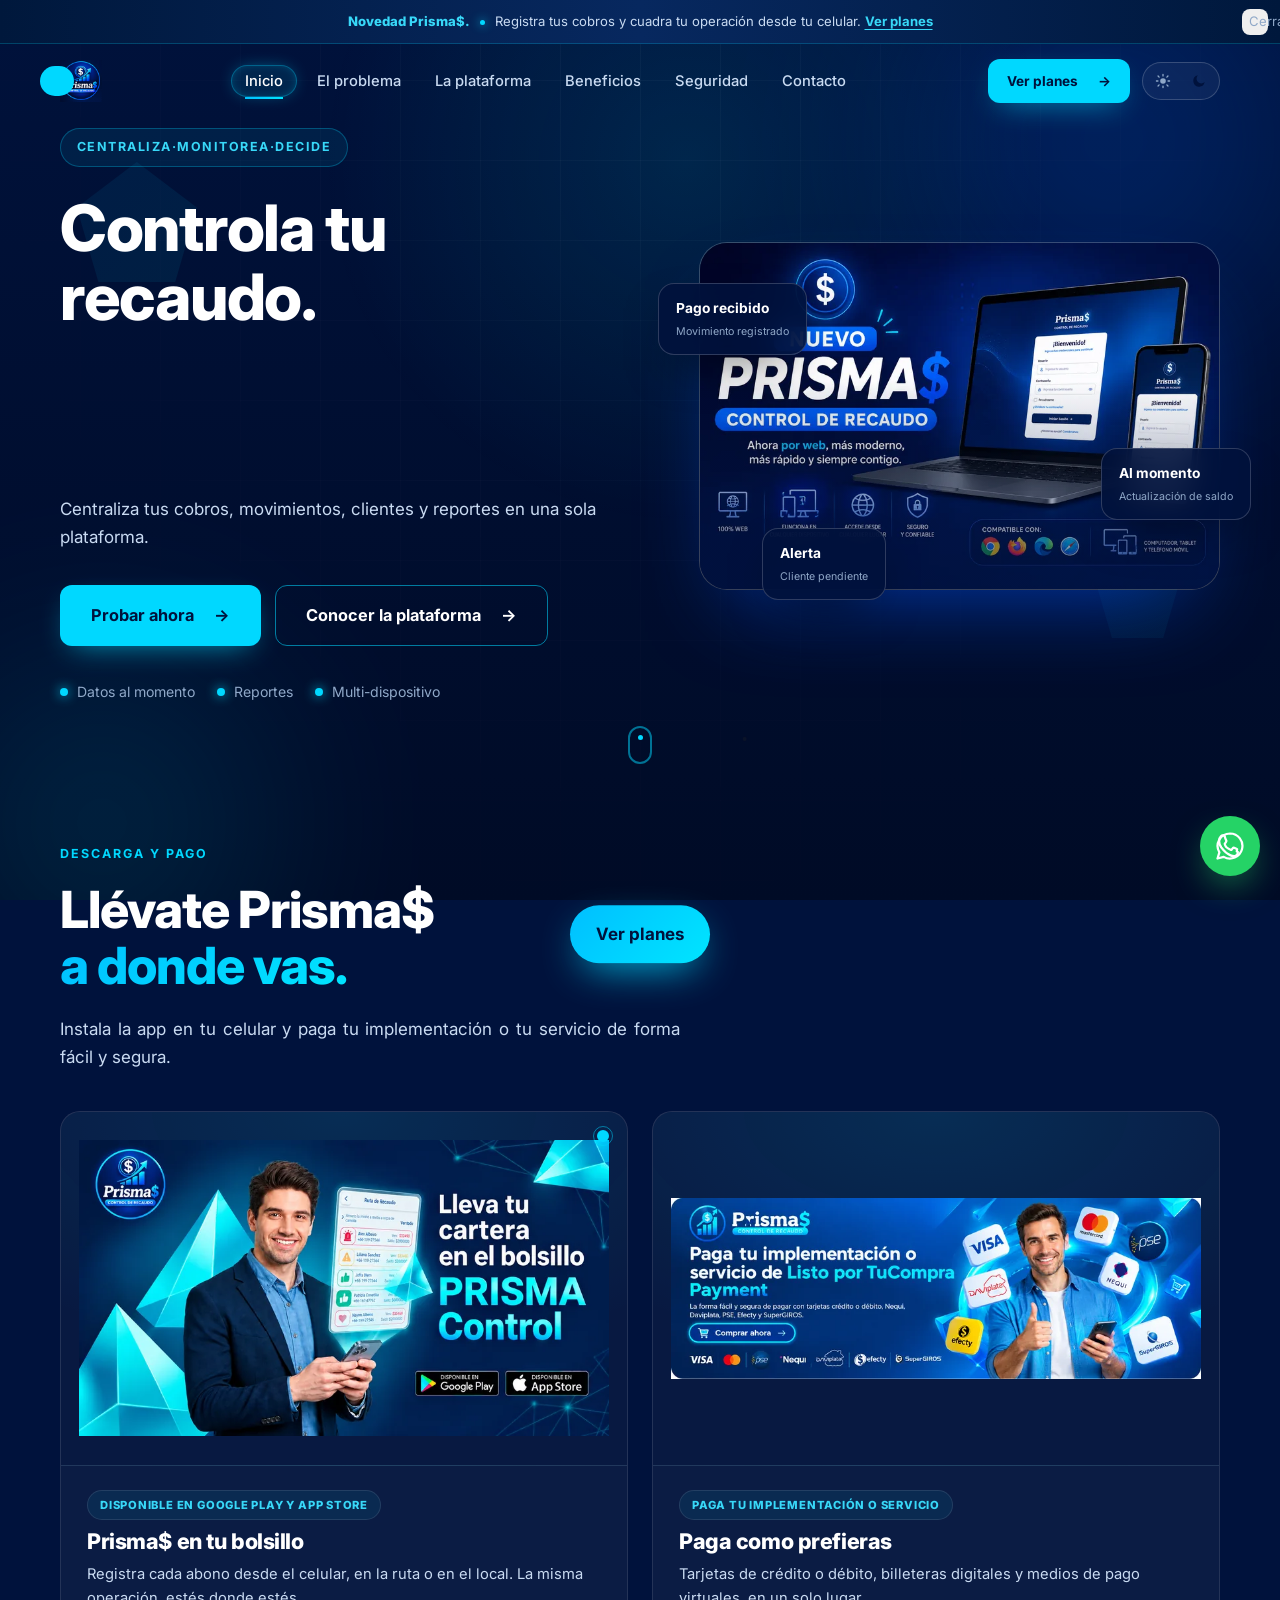
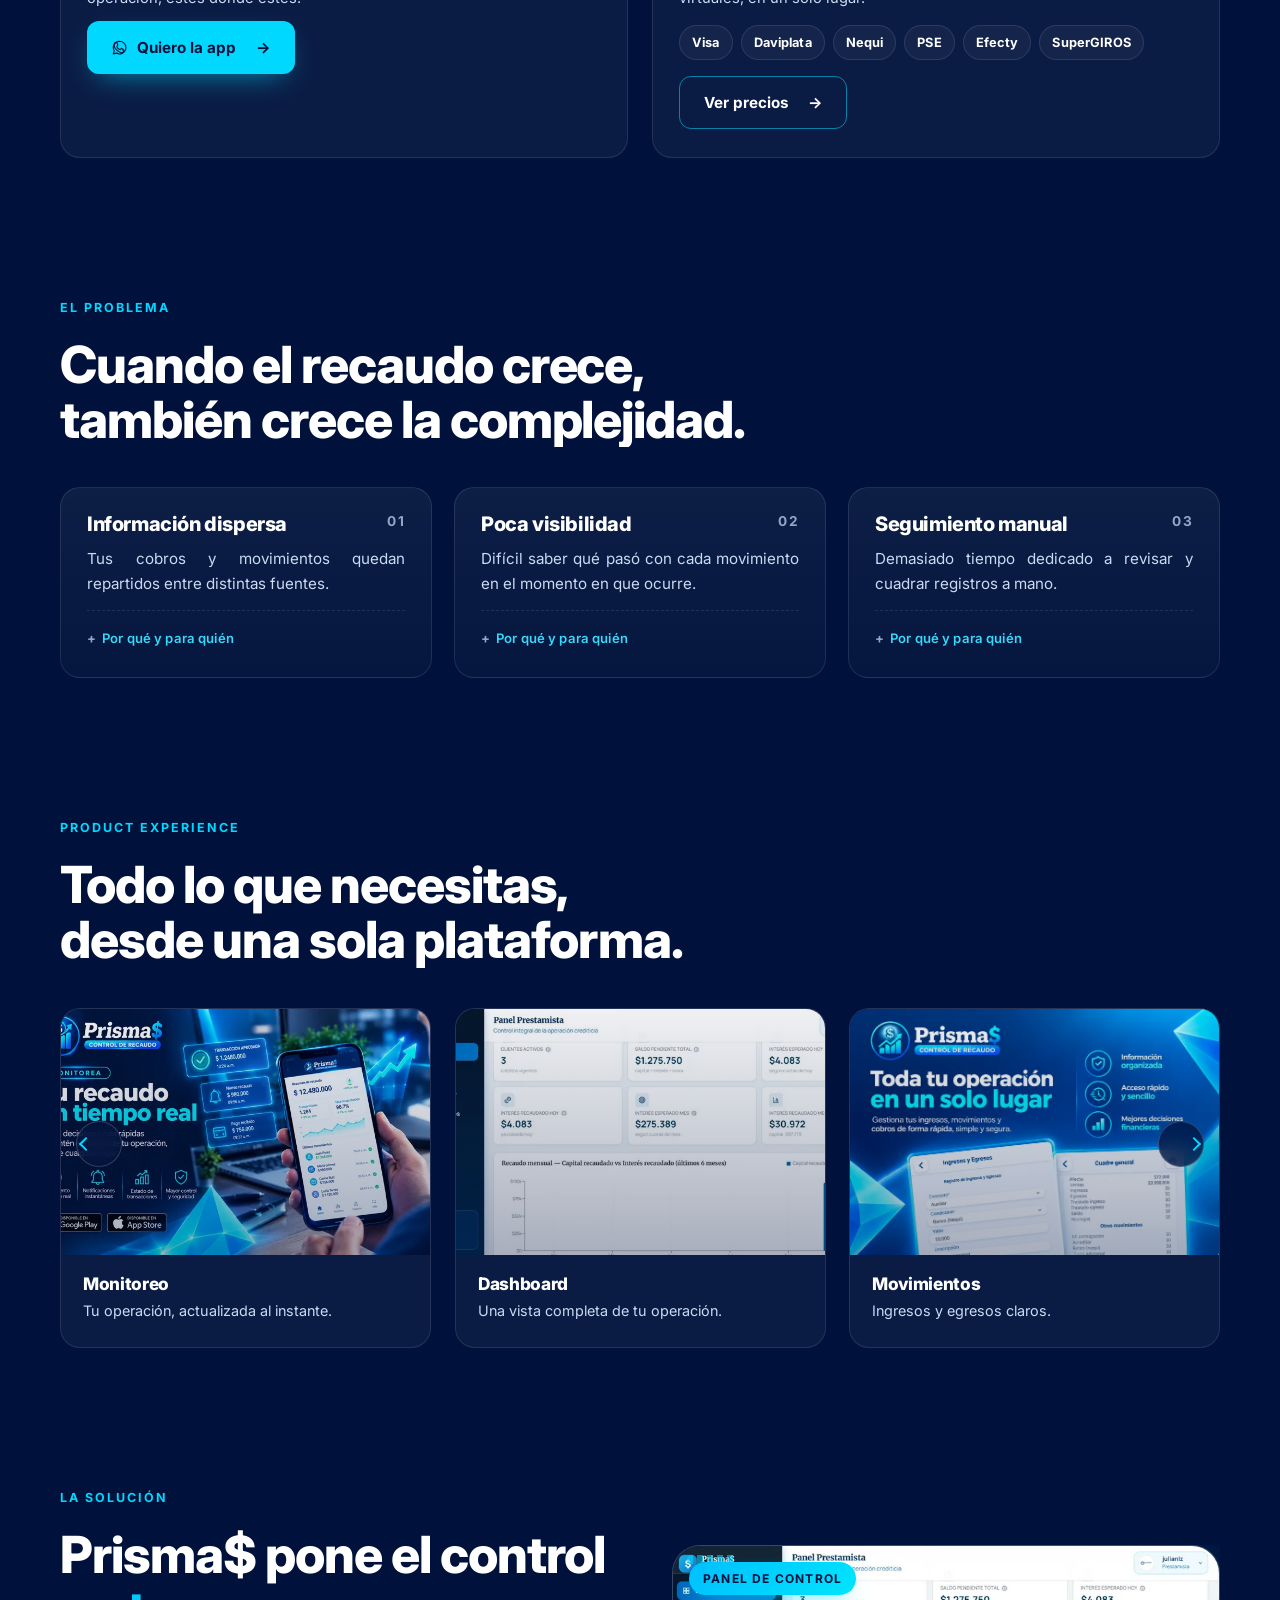
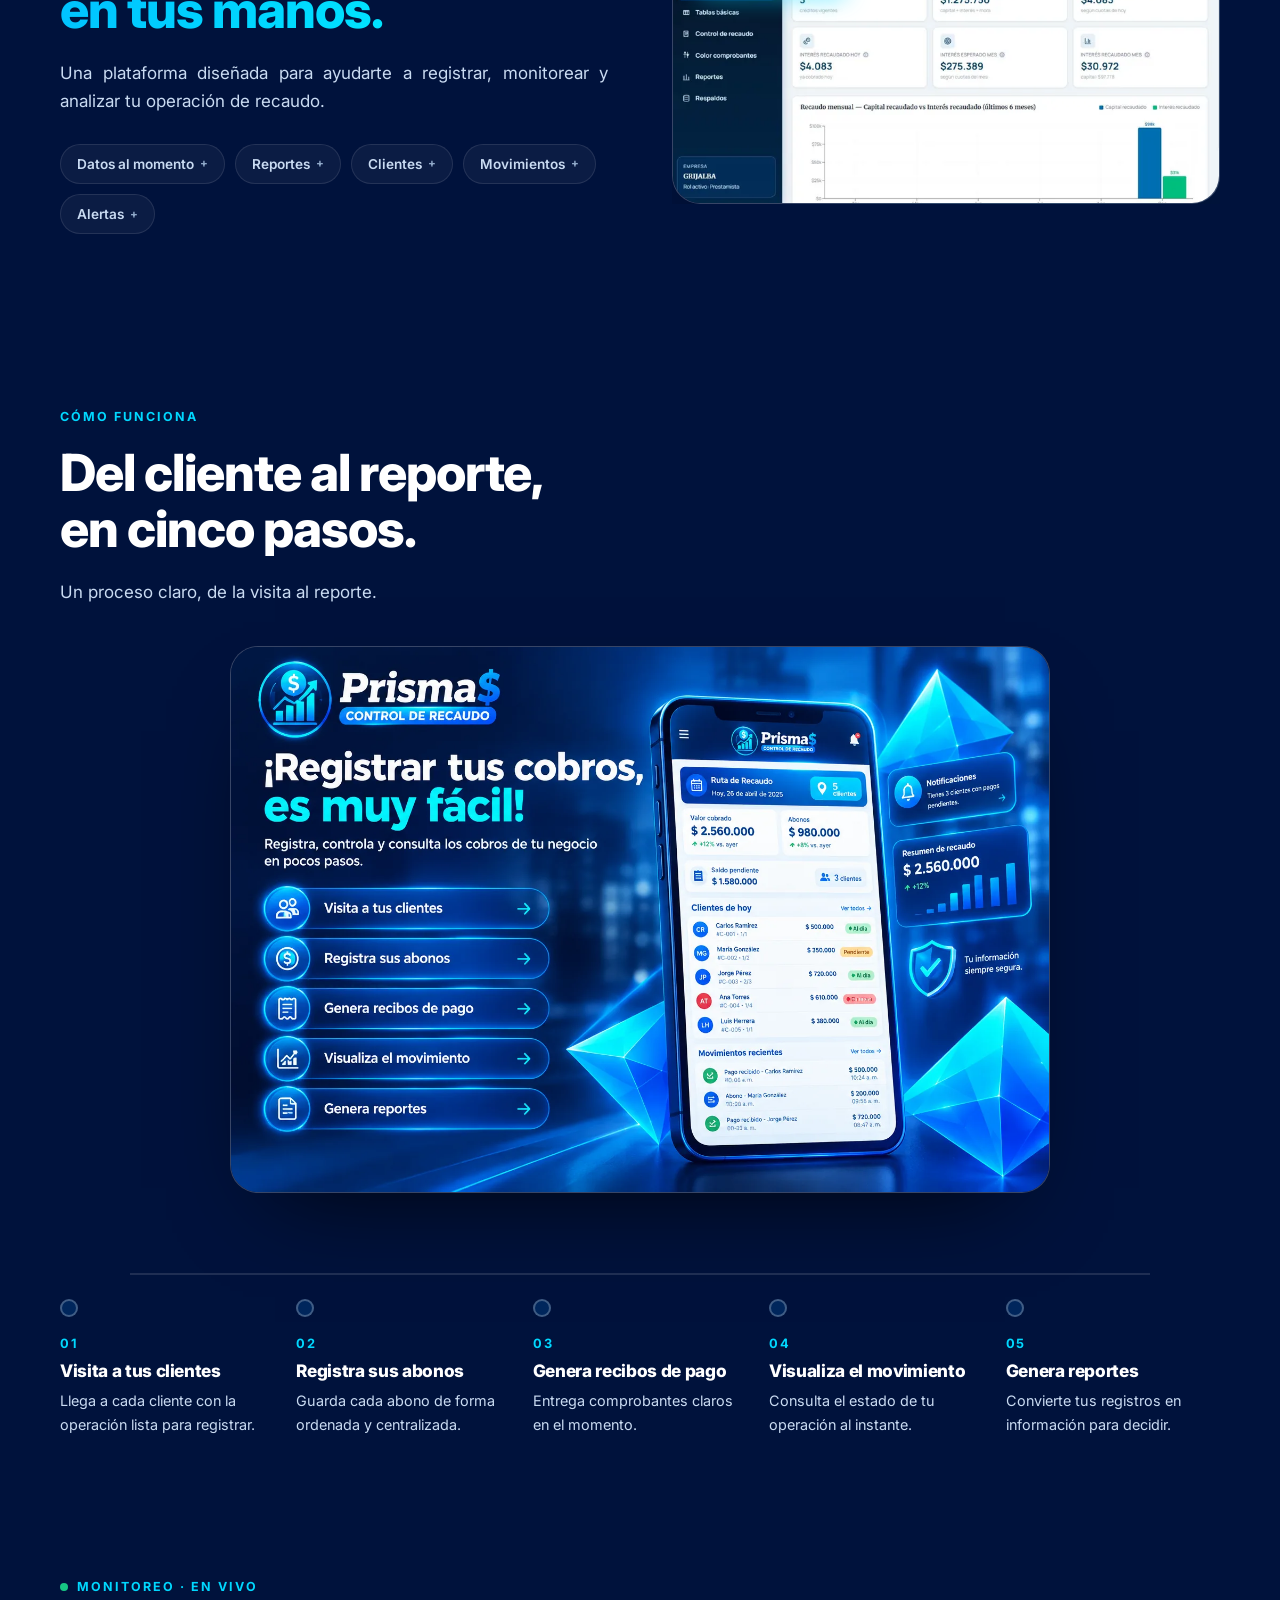
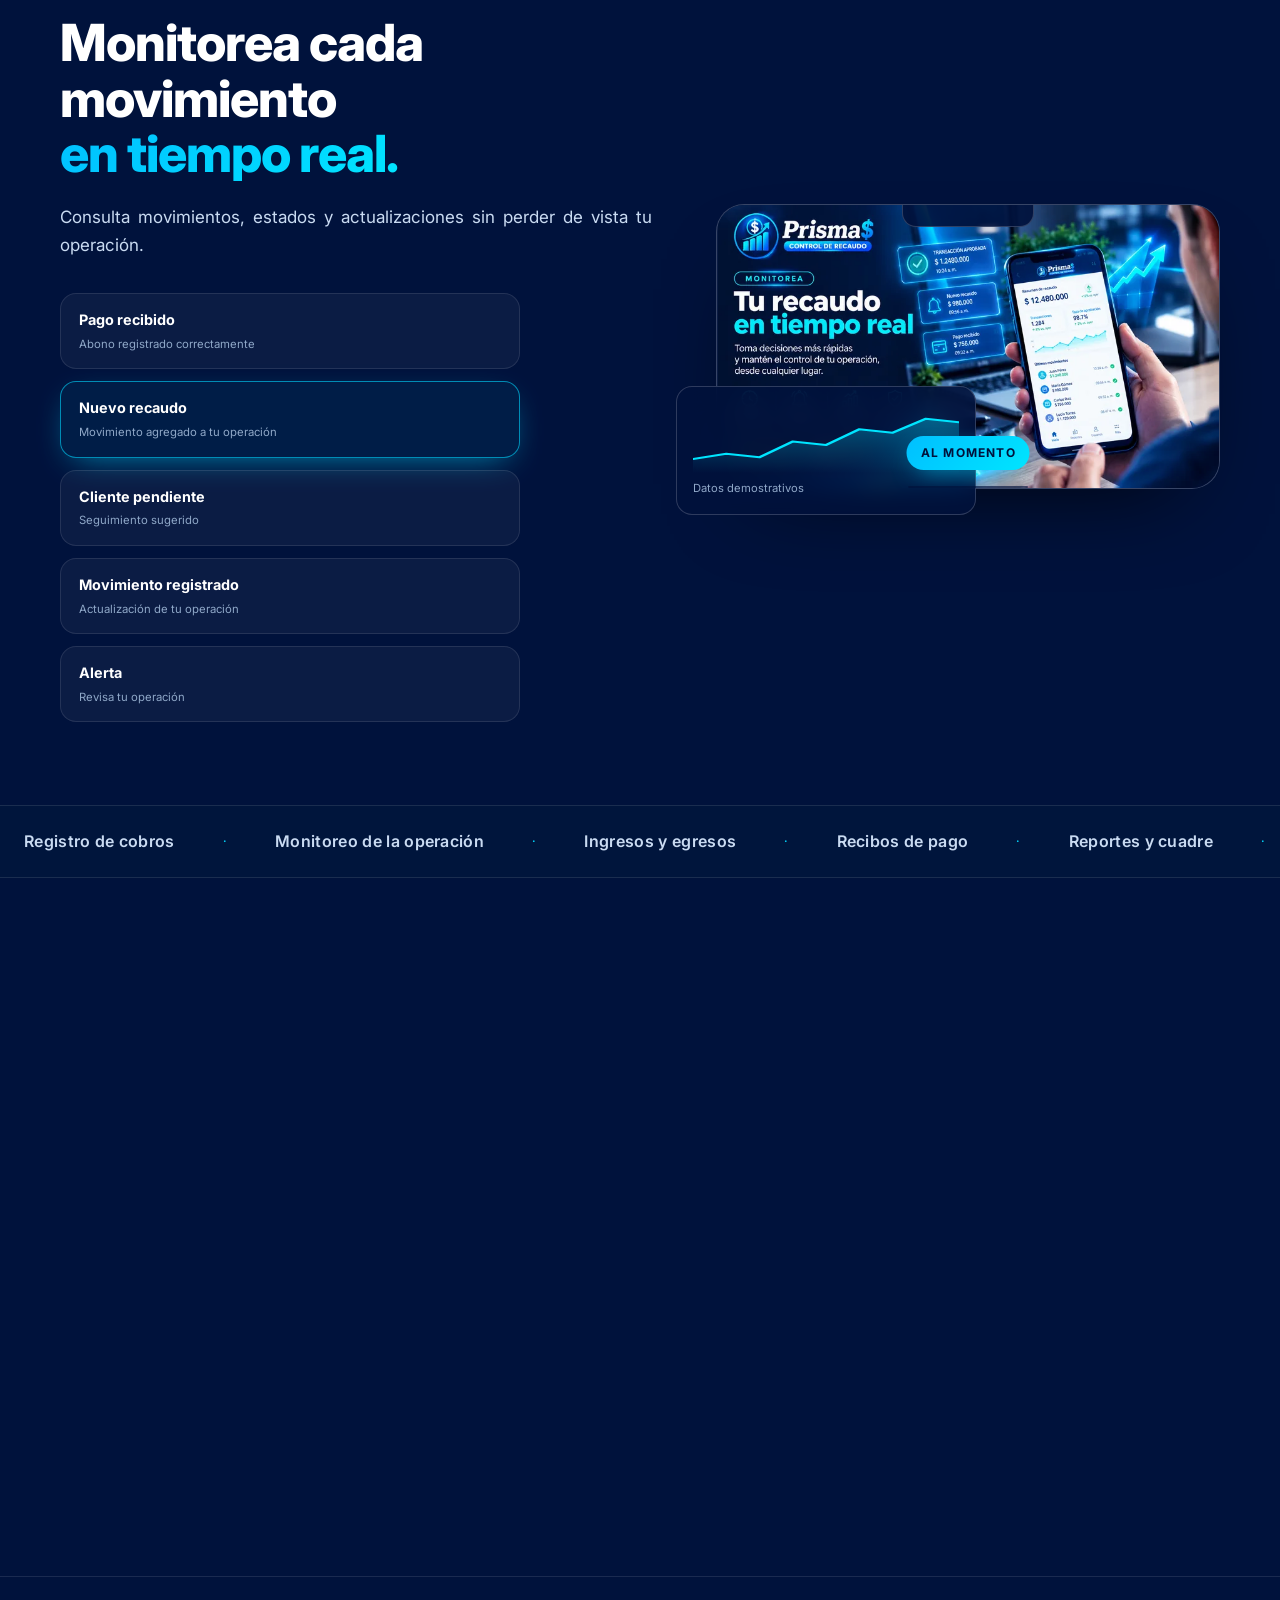
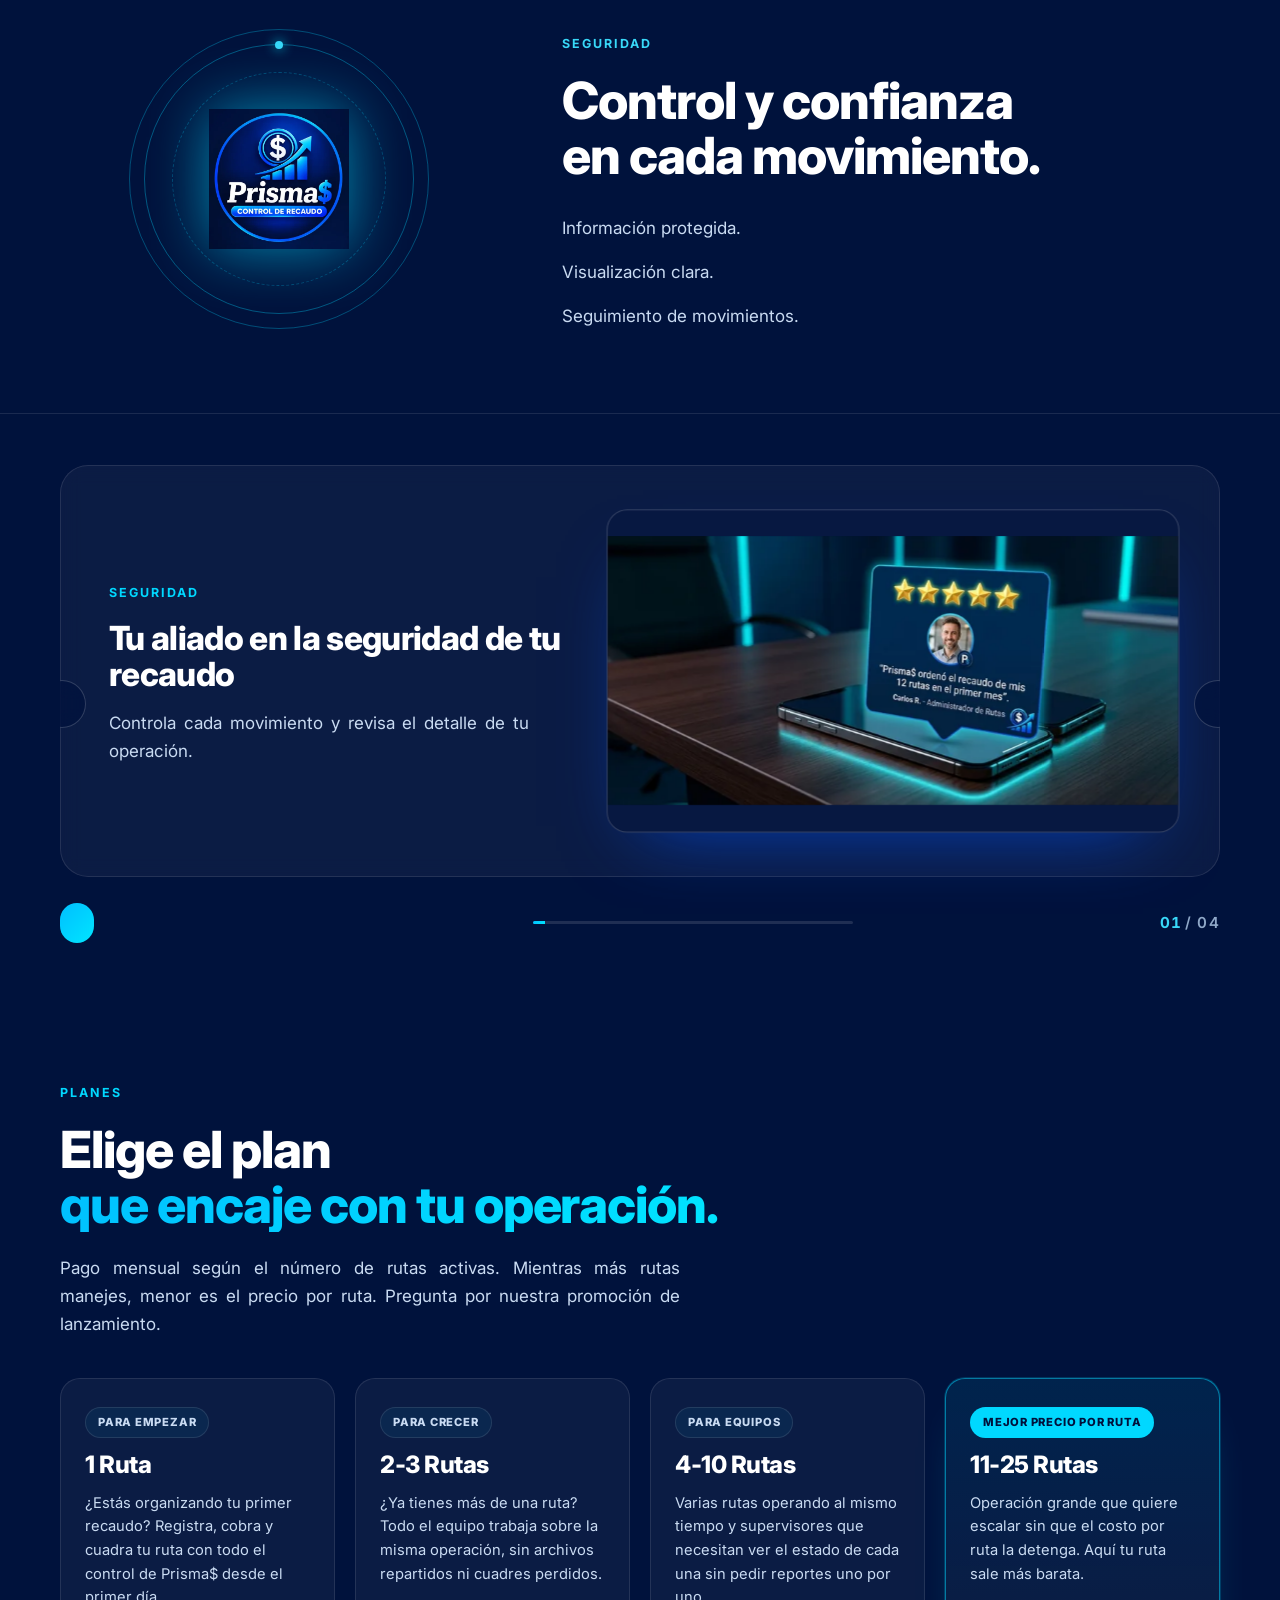
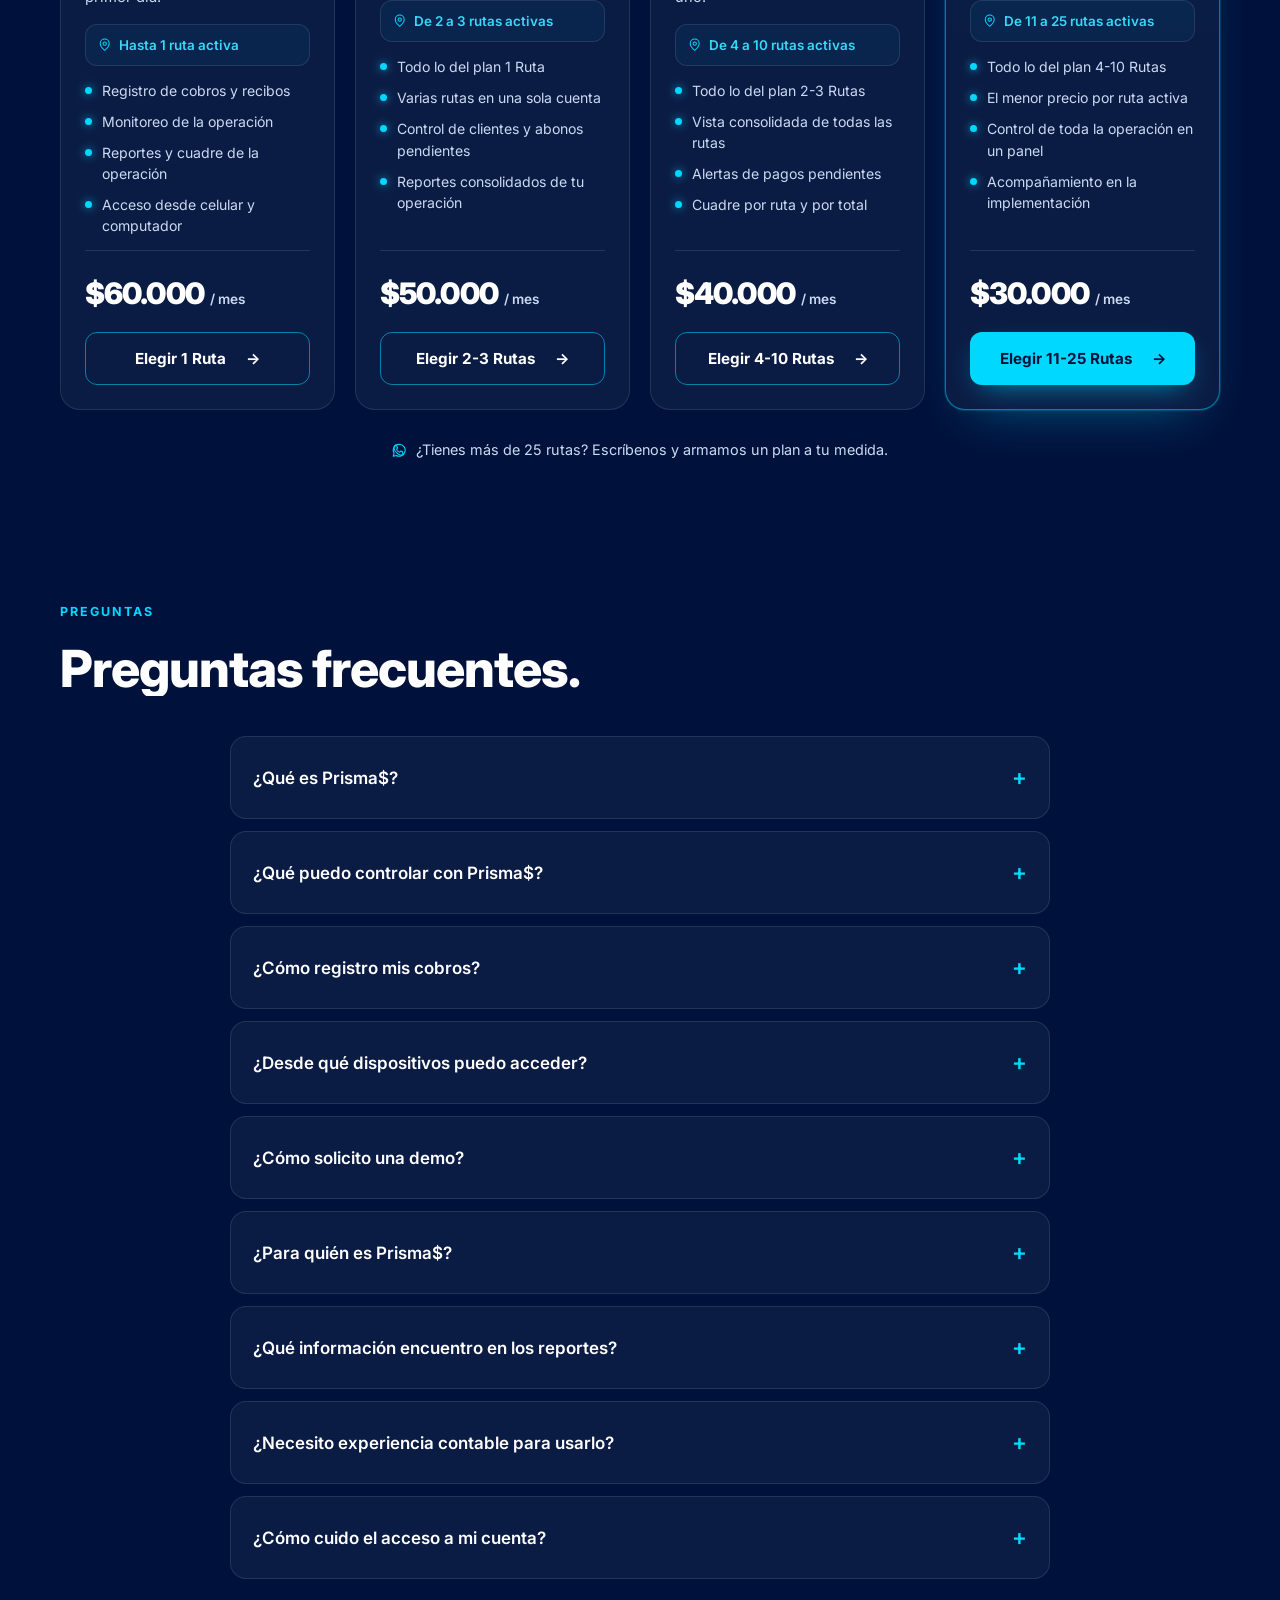
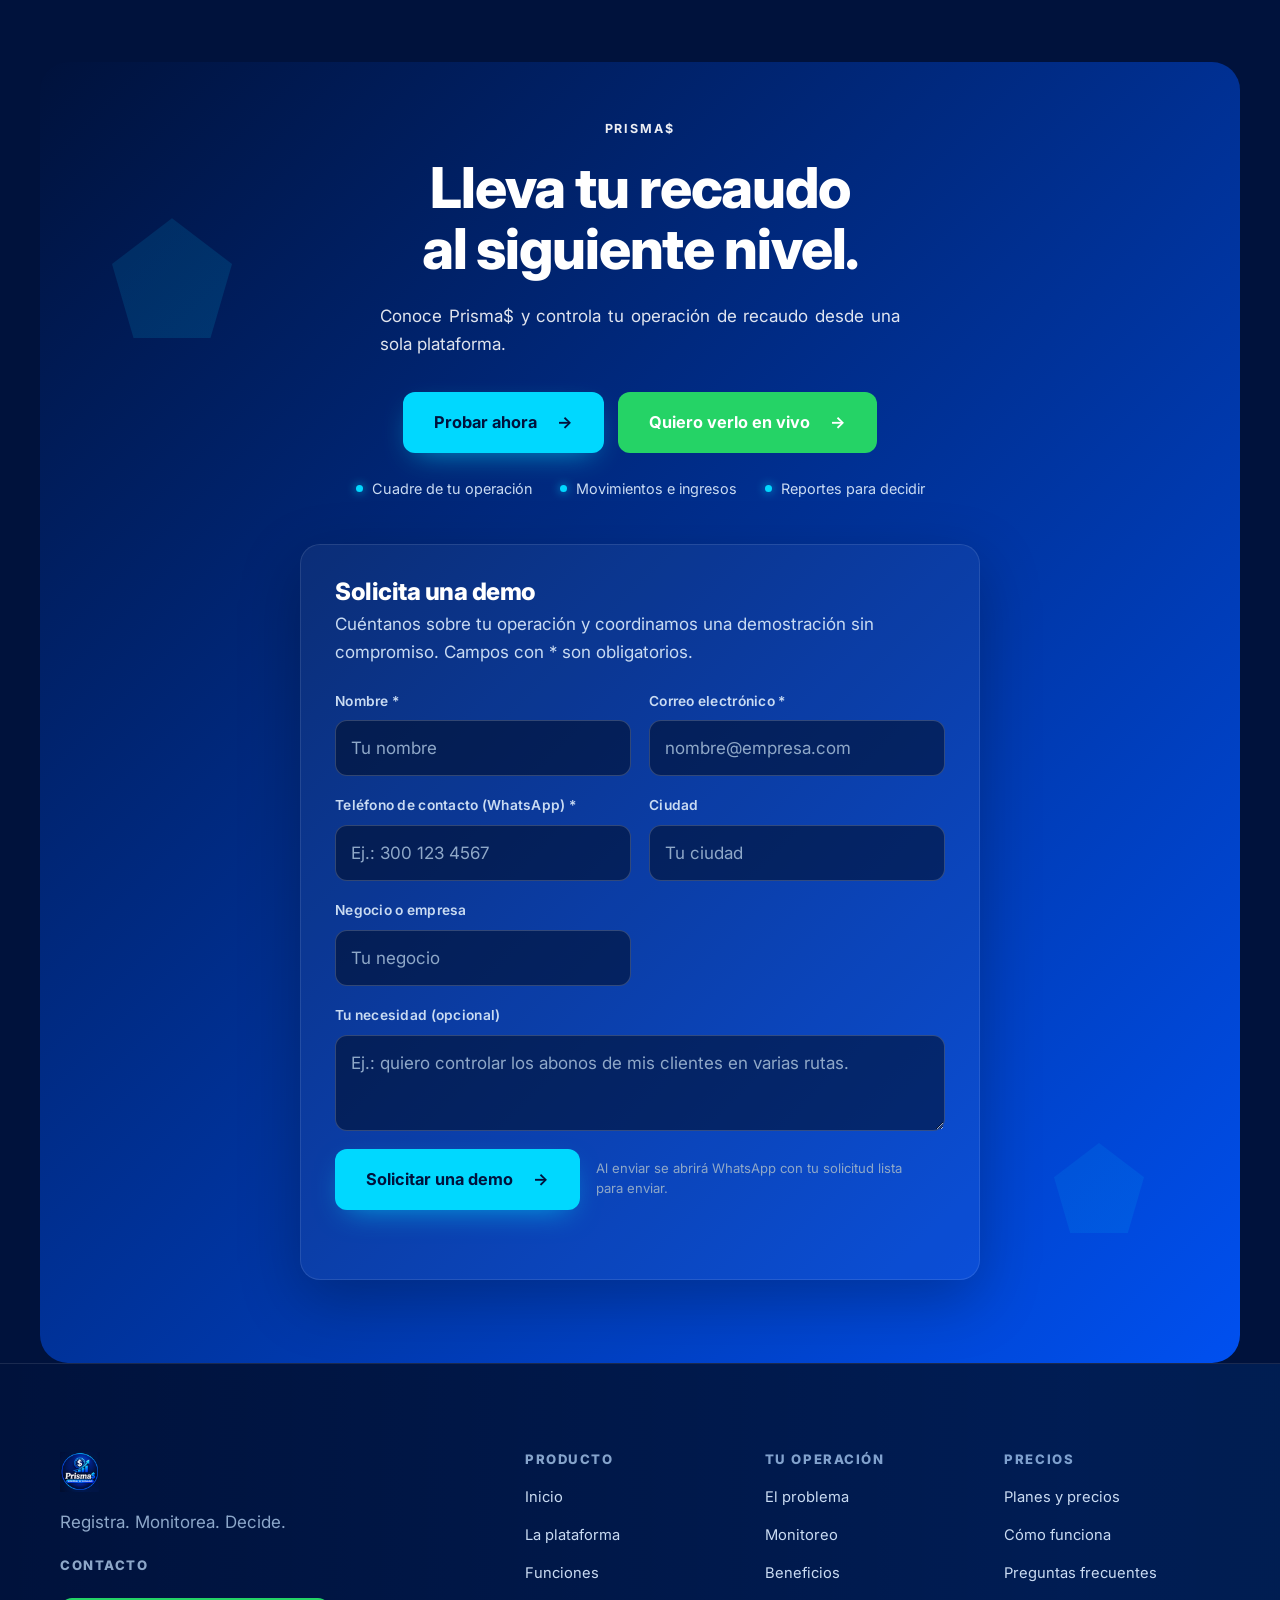
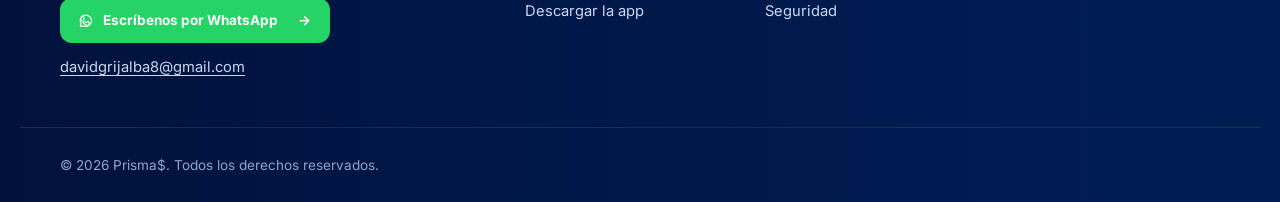
<file: index.html>
<!DOCTYPE html>
<html lang="es" class="announce">
<head>
  <meta charset="UTF-8" />
  <meta name="viewport" content="width=device-width, initial-scale=1.0" />

  <title>Prisma$ | Control de Recaudo</title>
  <meta name="description" content="Prisma$ Control de Recaudo: registra, monitorea y consulta tu operación de recaudo desde una sola plataforma." />
  <meta name="theme-color" content="#00123C" />
  <meta name="author" content="Prisma$" />

  <link rel="icon" type="image/png" sizes="64x64" href="recursos/imagenes/icon-64.png" />
  <link rel="apple-touch-icon" sizes="180x180" href="recursos/imagenes/icon-180.png" />

  <!-- Canonical: ajustar al dominio final de despliegue -->
  <link rel="canonical" href="https://agutierrezg1995.github.io/Prisma--App-de-Recaudo/" />

  <meta property="og:type" content="website" />
  <meta property="og:locale" content="es_ES" />
  <meta property="og:site_name" content="Prisma$" />
  <meta property="og:title" content="Prisma$ | Control de Recaudo" />
  <meta property="og:description" content="Registra, monitorea y consulta tu operación de recaudo desde una sola plataforma." />
  <meta property="og:url" content="https://agutierrezg1995.github.io/Prisma--App-de-Recaudo/" />
  <meta property="og:image" content="https://agutierrezg1995.github.io/Prisma--App-de-Recaudo/recursos/imagenes/og-image.png" />
  <meta property="og:image:width" content="1200" />
  <meta property="og:image:height" content="630" />

  <meta name="twitter:card" content="summary_large_image" />
  <meta name="twitter:title" content="Prisma$ | Control de Recaudo" />
  <meta name="twitter:description" content="Registra, monitorea y consulta tu operación de recaudo desde una sola plataforma." />
  <meta name="twitter:image" content="https://agutierrezg1995.github.io/Prisma--App-de-Recaudo/recursos/imagenes/og-image.png" />

  <link rel="preconnect" href="https://fonts.googleapis.com" />
  <link rel="preconnect" href="https://fonts.gstatic.com" crossorigin />
  <link href="https://fonts.googleapis.com/css2?family=Inter:wght@400;500;600;700;800;900&display=swap" rel="stylesheet" />

  <link rel="preload" as="image" href="recursos/imagenes/hero.webp" imagesrcset="recursos/imagenes/hero-800.webp 800w, recursos/imagenes/hero.webp 1536w" imagesizes="(min-width: 1024px) 600px, 92vw" />
  <link rel="stylesheet" href="estilos/estilos.css" />
  <script>document.documentElement.classList.add("js");</script>
  <!-- Arranque del tema antes del primer pintado: evita el destello de tema
       (FOUC) que se veía al recargar con el tema claro ya elegido. El valor por
       defecto de marca es oscuro (§2 y §46.4); el sistema operativo no decide. -->
  <script>
    (function () {
      try {
        var t = localStorage.getItem("prisma-theme");
        document.documentElement.setAttribute("data-theme", t === "light" ? "light" : "dark");
      } catch (e) {
        document.documentElement.setAttribute("data-theme", "dark");
      }
    })();
  </script>

  <script type="application/ld+json">
  {
    "@context": "https://schema.org",
    "@type": "SoftwareApplication",
    "name": "Prisma$ Control de Recaudo",
    "applicationCategory": "BusinessApplication",
    "operatingSystem": "Web, Android, iOS",
    "description": "Plataforma para registrar, monitorear y consultar la operación de recaudo.",
    "offers": { "@type": "Offer", "price": "0", "priceCurrency": "COP" }
  }
  </script>
<script type="application/ld+json">
  {
    "@context": "https://schema.org",
    "@type": "FAQPage",
    "mainEntity": [
      {
        "@type": "Question",
        "name": "¿Qué es Prisma$?",
        "acceptedAnswer": { "@type": "Answer", "text": "Es una plataforma de control de recaudo para registrar, monitorear y analizar tu operación desde un solo lugar." }
      },
      {
        "@type": "Question",
        "name": "¿Qué puedo controlar con Prisma$?",
        "acceptedAnswer": { "@type": "Answer", "text": "Puedes centralizar cobros, movimientos, clientes y reportes, con información en tiempo real de tu operación." }
      },
      {
        "@type": "Question",
        "name": "¿Cómo registro mis cobros?",
        "acceptedAnswer": { "@type": "Answer", "text": "Visita a tus clientes, registra sus abonos, genera recibos y revisa el movimiento de tu operación." }
      },
      {
        "@type": "Question",
        "name": "¿Desde qué dispositivos puedo acceder?",
        "acceptedAnswer": { "@type": "Answer", "text": "Prisma$ está pensado para usarse desde tu smartphone, tablet o computador." }
      },
      {
        "@type": "Question",
        "name": "¿Cómo solicito una demo?",
        "acceptedAnswer": { "@type": "Answer", "text": "Puedes solicitar una demostración desde los botones de esta página para conocer la plataforma." }
      },
      {
        "@type": "Question",
        "name": "¿Para quién es Prisma$?",
        "acceptedAnswer": { "@type": "Answer", "text": "Está pensado para negocios que manejan cobros, abonos o rutas de recaudo y quieren ver su operación desde un solo lugar." }
      },
      {
        "@type": "Question",
        "name": "¿Qué información encuentro en los reportes?",
        "acceptedAnswer": { "@type": "Answer", "text": "Puedes revisar resumen, movimientos, clientes e ingresos y egresos, y generar el cuadre general de tu recaudo." }
      },
      {
        "@type": "Question",
        "name": "¿Necesito experiencia contable para usarlo?",
        "acceptedAnswer": { "@type": "Answer", "text": "Registras los abonos de tus clientes, revisas el movimiento y generas tus reportes desde el celular." }
      },
      {
        "@type": "Question",
        "name": "¿Cómo cuido el acceso a mi cuenta?",
        "acceptedAnswer": { "@type": "Answer", "text": "Usa una contraseña personal y no la compartas. Si crees que alguien más tuvo acceso a tu cuenta, avísanos de inmediato." }
      }
    ]
  }
  </script>
</head>
<body>
  <a class="skip-link" href="#main">Saltar al contenido</a>

  <!-- ============ PRELOADER DE MARCA (F-04 §41) ============ -->
  <div class="preloader" data-preloader aria-hidden="true">
    <div class="preloader__inner">
      <img src="recursos/imagenes/logo.webp" alt="" width="56" height="56" />
      <span class="preloader__ring" aria-hidden="true"></span>
    </div>
  </div>

  <!-- ============ ANNOUNCEMENT (banner de promoción) ============ -->
  <div class="topbar" data-topbar>
    <div class="container topbar__inner">
      <p class="topbar__text">
        <strong>Novedad Prisma$.</strong>
        <span class="topbar__sep" aria-hidden="true"></span>
        <span class="topbar__msg" data-topbar-msg>Registra tus cobros y cuadra tu operación desde tu celular.</span>
        <a class="topbar__link" href="#planes">
          Ver planes
        </a>
      </p>
      <button class="topbar__close" type="button" aria-label="Cerrar aviso" data-topbar-close>
        Cerrar
      </button>
    </div>
  </div>

  <!-- ============ SCROLL PROGRESS ============ -->
  <div class="scroll-progress" aria-hidden="true" data-scroll-progress>
    <span data-scroll-bar></span>
  </div>

  <div class="bg-decor" aria-hidden="true">
    <span class="prism prism--1"></span>
    <span class="prism prism--2"></span>
    <span class="prism prism--3"></span>
    <span class="glow glow--1"></span>
    <span class="glow glow--2"></span>
    <span class="grid-lines"></span>
  </div>

  <!-- ============ NAVBAR ============ -->
  <header class="navbar" id="navbar" data-navbar>
    <div class="container navbar__inner">
      <a class="navbar__brand" href="#inicio" aria-label="Prisma$, inicio">
        <img src="recursos/imagenes/logo.webp" alt="Logo Prisma$ Control de Recaudo" class="navbar__logo" width="42" height="42" />
      </a>

      <nav class="navbar__nav" id="nav-menu" aria-label="Navegación principal">
        <ul class="navbar__list">
          <li class="nav-indicator" aria-hidden="true" data-nav-indicator></li>
          <li><a class="navbar__link is-active" href="#inicio" data-spy>Inicio</a></li>
          <li><a class="navbar__link" href="#problema" data-spy>El problema</a></li>
          <li><a class="navbar__link" href="#experiencia" data-spy>La plataforma</a></li>
          <li><a class="navbar__link" href="#beneficios" data-spy>Beneficios</a></li>
          <li><a class="navbar__link" href="#seguridad" data-spy>Seguridad</a></li>
          <li><a class="navbar__link" href="#demo" data-spy>Contacto</a></li>
          <li class="navbar__mobile-cta"><a class="btn btn--primary" href="#planes">Ver planes</a></li>
        </ul>
      </nav>

      <div class="navbar__actions">
        <a class="btn btn--primary btn--sm navbar__cta" href="#planes">Ver planes</a>
        <div class="theme-switch" role="group" aria-label="Tema de la página" data-theme-switch>
          <span class="theme-switch__ind" aria-hidden="true"></span>
          <button class="theme-switch__opt" type="button" data-theme-set="light" aria-pressed="false">
            <svg viewBox="0 0 24 24" fill="none" aria-hidden="true" focusable="false"><circle cx="12" cy="12" r="4.2" fill="currentColor"/><g stroke="currentColor" stroke-width="2" stroke-linecap="round"><path d="M12 2.2v2.2M12 19.6v2.2M4.6 4.6l1.6 1.6M17.8 17.8l1.6 1.6M2.2 12h2.2M19.6 12h2.2M4.6 19.4l1.6-1.6M17.8 6.2l1.6-1.6"/></g></svg>
            <span class="sr-only">Tema claro</span>
          </button>
          <button class="theme-switch__opt" type="button" data-theme-set="dark" aria-pressed="true">
            <svg viewBox="0 0 24 24" fill="none" aria-hidden="true" focusable="false"><path d="M20.5 13.6A8.6 8.6 0 1 1 10.4 3.5a6.9 6.9 0 0 0 10.1 10.1Z" fill="currentColor"/></svg>
            <span class="sr-only">Tema oscuro</span>
          </button>
        </div>
        <button class="navbar__toggle" type="button" aria-label="Abrir menú" aria-expanded="false" aria-controls="nav-menu" data-menu-toggle>
          <span></span><span></span><span></span>
        </button>
      </div>
    </div>
  </header>

  <main id="main">
    <!-- ============ HERO ============ -->
    <section class="hero section" id="inicio" data-spotlight>
      <div class="container hero__inner">
        <div class="hero__content">
          <span class="badge reveal" data-reveal>Centraliza&middot;Monitorea&middot;Decide</span>
          <h1 class="hero__title">
            <span class="hero__line" data-stagger>Controla tu recaudo.</span>
            <span class="hero__line text-gradient" data-stagger>
              <span data-rotate aria-hidden="true">Toma decisiones en tiempo real.</span>
              <span class="sr-only">Toma decisiones en tiempo real, controla rutas y cuadres al día y centraliza tu operación completa.</span>
            </span>
          </h1>
          <p class="hero__text reveal" data-reveal data-delay="100">
            Centraliza tus cobros, movimientos, clientes y reportes en una sola plataforma.
          </p>
          <div class="hero__actions reveal" data-reveal data-delay="150">
            <a class="btn btn--primary btn--lg" href="#planes" data-magnetic>Probar ahora</a>
            <a class="btn btn--secondary btn--lg" href="#solucion" data-magnetic>Conocer la plataforma</a>
          </div>
          <ul class="hero__meta reveal" data-reveal data-delay="220">
            <li><span class="dot dot--cyan"></span> Datos al momento</li>
            <li><span class="dot dot--cyan"></span> Reportes</li>
            <li><span class="dot dot--cyan"></span> Multi-dispositivo</li>
          </ul>
        </div>

        <div class="hero__visual" data-reveal data-delay="120">
          <div class="hero__media">
            <img src="recursos/imagenes/hero.webp" srcset="recursos/imagenes/hero-800.webp 800w, recursos/imagenes/hero.webp 1536w" sizes="(min-width: 1024px) 600px, 92vw" alt="Prisma$ mostrando el control de recaudo en un dashboard" class="hero__img" width="1536" height="1024" fetchpriority="high" />
            <img class="hero__slide" src="recursos/imagenes/monitor.webp" alt="" aria-hidden="true" loading="lazy" width="800" height="450" />
            <img class="hero__slide" src="recursos/imagenes/finance.webp" alt="" aria-hidden="true" loading="lazy" width="800" height="450" />
            <img class="hero__slide" src="recursos/imagenes/process.webp" alt="" aria-hidden="true" loading="lazy" width="800" height="450" />
            <span class="hero__media-overlay" aria-hidden="true"></span>
          </div>

          <div class="float-card float-card--a" data-float aria-hidden="true">
            <span class="float-card__icon" data-icon="wallet"></span>
            <div>
              <strong>Pago recibido</strong>
              <small>Movimiento registrado</small>
            </div>
          </div>

          <div class="float-card float-card--b" data-float aria-hidden="true">
            <span class="float-card__icon" data-icon="chart"></span>
            <div>
              <strong>Al momento</strong>
              <small>Actualización de saldo</small>
            </div>
          </div>

          <div class="float-card float-card--c" data-float aria-hidden="true">
            <span class="float-card__icon" data-icon="bell"></span>
            <div>
              <strong>Alerta</strong>
              <small>Cliente pendiente</small>
            </div>
          </div>
        </div>
      </div>

      <span class="hero__cue" aria-hidden="true" data-hero-cue>
        <span></span>
      </span>
    </section>

    <!-- ============ DESCARGA Y PAGO (post-hero) ============ -->
    <section class="section pf" id="descarga">
      <div class="container">
        <header class="section__header reveal" data-reveal>
          <span class="eyebrow">Descarga y pago</span>
          <h2 class="section__title">Llévate Prisma$<br /><span class="text-gradient">a donde vas.</span></h2>
          <p class="section__lead">Instala la app en tu celular y paga tu implementación o tu servicio de forma fácil y segura.</p>
        </header>

        <div class="pf__grid">
          <article class="pf__card pf__card--store reveal" data-reveal data-delay="0">
            <span class="pf__pulse" aria-hidden="true"></span>
            <figure class="pf__media">
              <a class="pf__media-link" href="https://wa.me/573183366064?text=Quiero%20descargar%20la%20app%20de%20Prisma%24" target="_blank" rel="noopener" data-wa-cta="Quiero descargar la app de Prisma$">
                <img src="recursos/imagenes/playstore.webp" srcset="recursos/imagenes/playstore-800.webp 800w, recursos/imagenes/playstore.webp 1600w" sizes="(min-width: 1024px) 560px, 92vw" alt="Prisma$ disponible en Google Play y App Store" loading="lazy" width="1600" height="893" />
              </a>
            </figure>
            <div class="pf__body">
              <span class="pf__tag">Disponible en Google Play y App Store</span>
              <h3 class="pf__title">Prisma$ en tu bolsillo</h3>
              <p class="pf__text">Registra cada abono desde el celular, en la ruta o en el local. La misma operación, estés donde estés.</p>
              <a class="btn btn--primary" href="https://wa.me/573183366064?text=Quiero%20descargar%20la%20app%20de%20Prisma%24" target="_blank" rel="noopener" data-magnetic data-wa-cta="Quiero descargar la app de Prisma$">
                <span data-icon="whatsapp" aria-hidden="true"></span> Quiero la app
              </a>
            </div>
          </article>

          <article class="pf__card pf__card--pay reveal" data-reveal data-delay="120">
            <figure class="pf__media">
              <img src="recursos/imagenes/compra.webp" srcset="recursos/imagenes/compra-800.webp 800w, recursos/imagenes/compra.webp 1600w" sizes="(min-width: 1024px) 560px, 92vw" alt="Cómo pagar Prisma$ con tarjeta, Nequi, Daviplata, PSE, Efecty y SuperGIROS" loading="lazy" width="1600" height="545" />
            </figure>
            <div class="pf__body">
              <span class="pf__tag">Paga tu implementación o servicio</span>
              <h3 class="pf__title">Paga como prefieras</h3>
              <p class="pf__text">Tarjetas de crédito o débito, billeteras digitales y medios de pago virtuales, en un solo lugar.</p>
              <ul class="pf__methods" aria-label="Métodos de pago aceptados">
                <li class="pf__method">Visa</li>
                <li class="pf__method">Daviplata</li>
                <li class="pf__method">Nequi</li>
                <li class="pf__method">PSE</li>
                <li class="pf__method">Efecty</li>
                <li class="pf__method">SuperGIROS</li>
              </ul>
              <a class="btn btn--secondary" href="#planes" data-magnetic>Ver precios</a>
            </div>
          </article>
        </div>
      </div>
    </section>

    <!-- ============ EL PROBLEMA ============ -->
    <section class="section problem" id="problema">
      <div class="container">
        <header class="section__header reveal" data-reveal>
          <span class="eyebrow">El problema</span>
          <h2 class="section__title">Cuando el recaudo crece,<br />también crece la complejidad.</h2>
        </header>

        <div class="problem__grid">
          <article class="card card--problem reveal" data-reveal data-delay="0">
            <span class="card__index">01</span>
            <span class="card__icon" data-icon="layers" aria-hidden="true"></span>
            <h3 class="card__title">Información dispersa</h3>
            <p class="card__text">Tus cobros y movimientos quedan repartidos entre distintas fuentes.</p>
            <details class="card__detail" data-card-detail>
              <summary>Por qué y para quién</summary>
              <div class="card__detail-body">
                <p><strong>Por qué:</strong> cuando los cobros viven en varias fuentes, el cuadre se complica y se pierde la vista real del recaudo.</p>
                <p><strong>Para quién:</strong> negocios que registran cobros en papel, notas o varios canales y necesitan una sola fuente de verdad.</p>
              </div>
            </details>
          </article>
          <article class="card card--problem reveal" data-reveal data-delay="80">
            <span class="card__index">02</span>
            <span class="card__icon" data-icon="eye-off" aria-hidden="true"></span>
            <h3 class="card__title">Poca visibilidad</h3>
            <p class="card__text">Difícil saber qué pasó con cada movimiento en el momento en que ocurre.</p>
            <details class="card__detail" data-card-detail>
              <summary>Por qué y para quién</summary>
              <div class="card__detail-body">
                <p><strong>Por qué:</strong> sin una vista oportuna de cada movimiento, las decisiones del día a día se toman con retraso.</p>
                <p><strong>Para quién:</strong> quien quiere saber al momento qué abonos entraron y qué queda pendiente.</p>
              </div>
            </details>
          </article>
          <article class="card card--problem reveal" data-reveal data-delay="160">
            <span class="card__index">03</span>
            <span class="card__icon" data-icon="clock" aria-hidden="true"></span>
            <h3 class="card__title">Seguimiento manual</h3>
            <p class="card__text">Demasiado tiempo dedicado a revisar y cuadrar registros a mano.</p>
            <details class="card__detail" data-card-detail>
              <summary>Por qué y para quién</summary>
              <div class="card__detail-body">
                <p><strong>Por qué:</strong> cuadrar a mano consume tiempo que se invierte mejor en atender clientes y vender.</p>
                <p><strong>Para quién:</strong> equipo y personas que hoy pasan horas revisando registros al cierre del día.</p>
              </div>
            </details>
          </article>
        </div>
      </div>
    </section>

    <!-- ============ PRODUCT EXPERIENCE ============ -->
    <section class="section showcase" id="experiencia">
      <div class="container">
        <header class="section__header reveal" data-reveal>
          <span class="eyebrow">Product experience</span>
          <h2 class="section__title">Todo lo que necesitas,<br />desde una sola plataforma.</h2>
        </header>

        <div class="showcase__carousel reveal" data-reveal data-showcase role="group" aria-roledescription="carrusel" aria-label="Explora la plataforma">
          <button class="showcase__arrow showcase__arrow--prev" type="button" aria-label="Anterior" aria-controls="showcase-track" data-showcase-prev></button>
          <div class="showcase__track" id="showcase-track" data-showcase-track tabindex="0" role="group" aria-roledescription="grupo de imágenes" aria-label="Vistas de la plataforma: desliza con las flechas del teclado para verlas todas">
          <article class="showcase__card" data-tilt>
            <figure><img src="recursos/imagenes/monitor.webp" srcset="recursos/imagenes/monitor-800.webp 800w, recursos/imagenes/monitor.webp 1600w" sizes="(min-width: 1200px) 400px, (min-width: 768px) 46vw, 92vw" alt="Panel de monitoreo de la plataforma en Prisma$" loading="lazy" width="1600" height="901" /></figure>
            <h3>Monitoreo</h3><p>Tu operación, actualizada al instante.</p>
          </article>
          <article class="showcase__card" data-tilt>
            <figure><img src="recursos/imagenes/dashboard.webp" srcset="recursos/imagenes/dashboard-800.webp 800w, recursos/imagenes/dashboard.webp 1354w" sizes="(min-width: 1200px) 400px, (min-width: 768px) 46vw, 92vw" alt="Dashboard de escritorio de Prisma$" loading="lazy" width="1354" height="638" /></figure>
            <h3>Dashboard</h3><p>Una vista completa de tu operación.</p>
          </article>
          <article class="showcase__card" data-tilt>
            <figure><img src="recursos/imagenes/finance.webp" srcset="recursos/imagenes/finance-800.webp 800w, recursos/imagenes/finance.webp 1311w" sizes="(min-width: 1200px) 400px, (min-width: 768px) 46vw, 92vw" alt="Reportes y movimientos" loading="lazy" width="1311" height="1200" /></figure>
            <h3>Movimientos</h3><p>Ingresos y egresos claros.</p>
          </article>
          <article class="showcase__card" data-tilt>
            <figure><img src="recursos/imagenes/usecase.webp" srcset="recursos/imagenes/usecase-800.webp 800w, recursos/imagenes/usecase.webp 1024w" sizes="(min-width: 1200px) 400px, (min-width: 768px) 46vw, 92vw" alt="Clientes y seguimiento en Prisma$" loading="lazy" width="1024" height="1024" /></figure>
            <h3>Clientes</h3><p>Seguimiento ordenado de cada cliente.</p>
          </article>
          <article class="showcase__card" data-tilt>
            <figure><img src="recursos/imagenes/process.webp" srcset="recursos/imagenes/process-800.webp 800w, recursos/imagenes/process.webp 1536w" sizes="(min-width: 1200px) 400px, (min-width: 768px) 46vw, 92vw" alt="Registro de cobros en Prisma$" loading="lazy" width="1536" height="1024" /></figure>
            <h3>Reportes</h3><p>Información lista para decidir.</p>
          </article>
        </div>
        <button class="showcase__arrow showcase__arrow--next" type="button" aria-label="Siguiente" aria-controls="showcase-track" data-showcase-next></button>
        </div>
      </div>
    </section>

    <!-- ============ SOLUCIÓN ============ -->
    <section class="section solution" id="solucion">
      <div class="container solution__inner">
        <div class="solution__content reveal" data-reveal>
          <span class="eyebrow">La solución</span>
          <h2 class="section__title">Prisma$ pone el control<br /><span class="text-gradient">en tus manos.</span></h2>
          <p class="section__lead">Una plataforma diseñada para ayudarte a registrar, monitorear y analizar tu operación de recaudo.</p>

          <ul class="chip-list" aria-label="Capacidades principales">
            <li class="chip"><details class="chip__detail" data-card-detail>
              <summary>Datos al momento</summary>
              <div class="card__detail-body">
                <p><strong>Por qué:</strong> la operación se actualiza al momento para decidir con la información de hoy, no de ayer.</p>
                <p><strong>Para quién:</strong> quien necesita saber qué pasa en su recaudo mientras el día avanza.</p>
              </div>
            </details></li>
            <li class="chip"><details class="chip__detail" data-card-detail>
              <summary>Reportes</summary>
              <div class="card__detail-body">
                <p><strong>Por qué:</strong> los datos ordenados se convierten en información útil para revisar y decidir.</p>
                <p><strong>Para quién:</strong> quien cierra el día y quiere un resumen claro de su operación.</p>
              </div>
            </details></li>
            <li class="chip"><details class="chip__detail" data-card-detail>
              <summary>Clientes</summary>
              <div class="card__detail-body">
                <p><strong>Por qué:</strong> ver el estado de cada cliente permite hacer seguimiento y evitar abonos perdidos.</p>
                <p><strong>Para quién:</strong> negocios que manejan varias cuentas o rutas de cobro.</p>
              </div>
            </details></li>
            <li class="chip"><details class="chip__detail" data-card-detail>
              <summary>Movimientos</summary>
              <div class="card__detail-body">
                <p><strong>Por qué:</strong> registrar cada entrada y salida deja un historial ordenado de tu operación.</p>
                <p><strong>Para quién:</strong> quien quiere saber exactamente qué entró y qué salió.</p>
              </div>
            </details></li>
            <li class="chip"><details class="chip__detail" data-card-detail>
              <summary>Alertas</summary>
              <div class="card__detail-body">
                <p><strong>Por qué:</strong> los avisos ayudan a no perder de vista pagos pendientes ni movimientos por revisar.</p>
                <p><strong>Para quién:</strong> quien atiende muchas cuentas y necesita recordatorios oportunos.</p>
              </div>
            </details></li>
          </ul>
        </div>

        <div class="solution__visual reveal" data-reveal data-delay="120">
          <figure class="device device--dashboard">
            <span class="device__tag" aria-hidden="true">Panel de control</span>
            <img src="recursos/imagenes/dashboard.webp" srcset="recursos/imagenes/dashboard-800.webp 800w, recursos/imagenes/dashboard.webp 1354w" sizes="(min-width: 1024px) 540px, 92vw" alt="Panel de control de recaudo en Prisma$" loading="lazy" width="900" height="620" />
          </figure>
          <span class="solution__glow" aria-hidden="true"></span>
        </div>
      </div>
    </section>

    <!-- ============ CÓMO FUNCIONA ============ -->
    <section class="section process" id="como-funciona">
      <div class="container">
        <header class="section__header reveal" data-reveal>
          <span class="eyebrow">Cómo funciona</span>
          <h2 class="section__title">Del cliente al reporte,<br />en cinco pasos.</h2>
          <p class="section__lead">Un proceso claro, de la visita al reporte.</p>
        </header>

        <div class="process__visual reveal" data-reveal>
          <figure class="device device--wide">
            <img src="recursos/imagenes/process.webp" srcset="recursos/imagenes/process-800.webp 800w, recursos/imagenes/process.webp 1536w" sizes="(min-width: 1024px) 1160px, 92vw" alt="Registro de cobros en Prisma$" loading="lazy" width="1200" height="620" />
          </figure>
        </div>

        <ol class="timeline" data-timeline>
          <li class="timeline__step reveal" data-reveal>
            <span class="timeline__num">01</span>
            <span class="timeline__icon" data-icon="map-pin" aria-hidden="true"></span>
            <h3>Visita a tus clientes</h3>
            <p>Llega a cada cliente con la operación lista para registrar.</p>
          </li>
          <li class="timeline__step reveal" data-reveal>
            <span class="timeline__num">02</span>
            <span class="timeline__icon" data-icon="receipt" aria-hidden="true"></span>
            <h3>Registra sus abonos</h3>
            <p>Guarda cada abono de forma ordenada y centralizada.</p>
          </li>
          <li class="timeline__step reveal" data-reveal>
            <span class="timeline__num">03</span>
            <span class="timeline__icon" data-icon="file-text" aria-hidden="true"></span>
            <h3>Genera recibos de pago</h3>
            <p>Entrega comprobantes claros en el momento.</p>
          </li>
          <li class="timeline__step reveal" data-reveal>
            <span class="timeline__num">04</span>
            <span class="timeline__icon" data-icon="activity" aria-hidden="true"></span>
            <h3>Visualiza el movimiento</h3>
            <p>Consulta el estado de tu operación al instante.</p>
          </li>
          <li class="timeline__step reveal" data-reveal>
            <span class="timeline__num">05</span>
            <span class="timeline__icon" data-icon="bar-chart" aria-hidden="true"></span>
            <h3>Genera reportes</h3>
            <p>Convierte tus registros en información para decidir.</p>
          </li>
        </ol>
      </div>
    </section>

    <!-- ============ MONITOREO EN TIEMPO REAL ============ -->
    <section class="section monitor" id="monitoreo">
      <div class="container monitor__inner">
        <div class="monitor__content reveal" data-reveal>
          <span class="eyebrow eyebrow--live">Monitoreo · En vivo</span>
          <h2 class="section__title">Monitorea cada movimiento<br /><span class="text-gradient">en tiempo real.</span></h2>
          <p class="section__lead">Consulta movimientos, estados y actualizaciones sin perder de vista tu operación.</p>

          <div class="monitor__feedback" role="list">
            <div class="notif" role="listitem" data-float>
              <span class="notif__icon notif__icon--success" data-icon="check" aria-hidden="true"></span>
              <div><strong>Pago recibido</strong><small>Abono registrado correctamente</small></div>
            </div>
            <div class="notif" role="listitem" data-float>
              <span class="notif__icon notif__icon--info" data-icon="wallet" aria-hidden="true"></span>
              <div><strong>Nuevo recaudo</strong><small>Movimiento agregado a tu operación</small></div>
            </div>
            <div class="notif" role="listitem" data-float>
              <span class="notif__icon notif__icon--warning" data-icon="clock" aria-hidden="true"></span>
              <div><strong>Cliente pendiente</strong><small>Seguimiento sugerido</small></div>
            </div>
            <div class="notif" role="listitem" data-float>
              <span class="notif__icon notif__icon--info" data-icon="activity" aria-hidden="true"></span>
              <div><strong>Movimiento registrado</strong><small>Actualización de tu operación</small></div>
            </div>
            <div class="notif" role="listitem" data-float>
              <span class="notif__icon notif__icon--danger" data-icon="bell" aria-hidden="true"></span>
              <div><strong>Alerta</strong><small>Revisa tu operación</small></div>
            </div>
          </div>
        </div>

        <div class="monitor__visual reveal" data-reveal data-delay="120">
          <figure class="device device--monitor">
            <span class="device__tag" aria-hidden="true">Al momento</span>
            <img src="recursos/imagenes/monitor.webp" srcset="recursos/imagenes/monitor-800.webp 800w, recursos/imagenes/monitor.webp 1600w" sizes="(min-width: 1024px) 540px, 92vw" alt="Aplicación Prisma$ en el celular con los movimientos de la operación" loading="lazy" width="720" height="405" />
          </figure>
          <div class="mini-chart" aria-hidden="true">
            <svg viewBox="0 0 240 80" preserveAspectRatio="none">
              <defs>
                <linearGradient id="chartFill" x1="0" y1="0" x2="0" y2="1">
                  <stop offset="0%" stop-color="#00D8FF" stop-opacity="0.35" />
                  <stop offset="100%" stop-color="#00D8FF" stop-opacity="0" />
                </linearGradient>
              </defs>
              <path class="mini-chart__area" d="M0,64 L30,58 L60,62 L90,44 L120,48 L150,30 L180,34 L210,18 L240,22 L240,80 L0,80 Z" fill="url(#chartFill)" />
              <path class="mini-chart__line" d="M0,64 L30,58 L60,62 L90,44 L120,48 L150,30 L180,34 L210,18 L240,22" fill="none" stroke="#00E5FF" stroke-width="2.5" stroke-linecap="round" stroke-linejoin="round" />
              <circle class="mini-chart__dot" cx="0" cy="0" r="3.5" fill="#E6FBFF" />
            </svg>
            <small>Datos demostrativos</small>
          </div>
        </div>
      </div>
    </section>

    <!-- ============ MARQUEE (cinta de características) ============ -->
    <section class="marquee" aria-label="Capacidades de Prisma$">
      <div class="marquee__track" data-marquee>
        <ul class="marquee__group">
          <li>Registro de cobros</li>
          <li class="marquee__glyph" aria-hidden="true">&#183;</li>
          <li>Monitoreo de la operación</li>
          <li class="marquee__glyph" aria-hidden="true">&#183;</li>
          <li>Ingresos y egresos</li>
          <li class="marquee__glyph" aria-hidden="true">&#183;</li>
          <li>Recibos de pago</li>
          <li class="marquee__glyph" aria-hidden="true">&#183;</li>
          <li>Reportes y cuadre</li>
          <li class="marquee__glyph" aria-hidden="true">&#183;</li>
          <li>Multi-dispositivo</li>
          <li class="marquee__glyph" aria-hidden="true">&#183;</li>
        </ul>
        <ul class="marquee__group" aria-hidden="true">
          <li>Registro de cobros</li>
          <li class="marquee__glyph">&#183;</li>
          <li>Monitoreo de la operación</li>
          <li class="marquee__glyph">&#183;</li>
          <li>Ingresos y egresos</li>
          <li class="marquee__glyph">&#183;</li>
          <li>Recibos de pago</li>
          <li class="marquee__glyph">&#183;</li>
          <li>Reportes y cuadre</li>
          <li class="marquee__glyph">&#183;</li>
          <li>Multi-dispositivo</li>
          <li class="marquee__glyph">&#183;</li>
        </ul>
      </div>
    </section>

    <!-- ============ BENEFICIOS ============ -->
    <section class="section benefits" id="beneficios">
      <div class="container">
        <header class="section__header reveal" data-reveal>
          <span class="eyebrow">Beneficios</span>
          <h2 class="section__title">Todo bajo control.</h2>
        </header>

        <div class="benefits__carousel reveal" data-reveal data-benefits role="group" aria-roledescription="carrusel" aria-label="Beneficios de Prisma$">
          <button class="benefits__arrow benefits__arrow--prev" type="button" aria-label="Anterior" data-benefits-prev></button>
          <div class="benefits__track" data-benefits-track>
          <article class="card card--benefit">
            <span class="card__thumb">
              <img src="recursos/imagenes/monitor.webp" srcset="recursos/imagenes/monitor-800.webp 800w, recursos/imagenes/monitor.webp 1600w" sizes="(min-width: 1200px) 360px, (min-width: 768px) 46vw, 92vw" alt="Vista de monitoreo de la operación en Prisma$" loading="lazy" width="800" height="450" />
            </span>
            <h3 class="card__title">Monitoreo de la operación</h3>
            <p class="card__text">Consulta el estado de tu operación cuando lo necesites.</p>

            <details class="card__detail" data-card-detail>
              <summary>Por qué y para quién</summary>
              <div class="card__detail-body">
                <p><strong>Por qué:</strong> ver el estado de la operación al momento reduce sorpresas y permite actuar rápido.</p>
                <p><strong>Para quién:</strong> negocios que necesitan saber qué pasa mientras el día avanza.</p>
              </div>
            </details>
</article>
          <article class="card card--benefit">
            <span class="card__thumb">
              <img src="recursos/imagenes/process.webp" srcset="recursos/imagenes/process-800.webp 800w, recursos/imagenes/process.webp 1536w" sizes="(min-width: 1200px) 360px, (min-width: 768px) 46vw, 92vw" alt="Registro ordenado de cobros en Prisma$" loading="lazy" width="800" height="450" />
            </span>
            <h3 class="card__title">Registro de cobros</h3>
            <p class="card__text">Guarda cada abono de forma ordenada.</p>

            <details class="card__detail" data-card-detail>
              <summary>Por qué y para quién</summary>
              <div class="card__detail-body">
                <p><strong>Por qué:</strong> cada abono guardado con orden evita duplicados y facilita el cuadre.</p>
                <p><strong>Para quién:</strong> rutas de cobro o ventas a plazos con muchos abonos diarios.</p>
              </div>
            </details>
</article>
          <article class="card card--benefit">
            <span class="card__thumb">
              <img src="recursos/imagenes/finance.webp" srcset="recursos/imagenes/finance-800.webp 800w, recursos/imagenes/finance.webp 1311w" sizes="(min-width: 1200px) 360px, (min-width: 768px) 46vw, 92vw" alt="Ingresos y egresos de tu operación en Prisma$" loading="lazy" width="800" height="450" />
            </span>
            <h3 class="card__title">Control de movimientos</h3>
            <p class="card__text">Ten claridad sobre ingresos y egresos.</p>

            <details class="card__detail" data-card-detail>
              <summary>Por qué y para quién</summary>
              <div class="card__detail-body">
                <p><strong>Por qué:</strong> ver ingresos y egresos juntos da claridad para cuadrar la operación.</p>
                <p><strong>Para quién:</strong> quienes cierran el día y quieren saber si todo cuadra.</p>
              </div>
            </details>
          </article>
          </div>
          <button class="benefits__arrow benefits__arrow--next" type="button" aria-label="Siguiente" data-benefits-next></button>
          <div class="benefits__dots" role="group" aria-label="Seleccionar beneficio" data-benefits-dots></div>
        </div>
      </div>
    </section>

    <!-- ============ SEGURIDAD ============ -->
    <section class="section security" id="seguridad">
      <div class="container security__inner">
        <div class="security__visual reveal" data-reveal>
          <div class="shield" aria-hidden="true">
            <span class="shield__ring"></span>
            <span class="shield__orbit"><span class="shield__sat"></span></span>
            <img class="shield__core shield__core--img" src="recursos/imagenes/logo.webp" alt="" width="140" height="140" />
          </div>
        </div>
        <div class="security__content reveal" data-reveal data-delay="100">
          <span class="eyebrow eyebrow--light">Seguridad</span>
          <h2 class="section__title">Control y confianza<br />en cada movimiento.</h2>
          <ul class="security__list">
            <li><span data-icon="lock" aria-hidden="true"></span> Información protegida.</li>
            <li><span data-icon="eye" aria-hidden="true"></span> Visualización clara.</li>
            <li><span data-icon="activity" aria-hidden="true"></span> Seguimiento de movimientos.</li>
          </ul>
        </div>
      </div>
    </section>

    <!-- ============ HERO SLIDER ============ -->
    <section class="slider section" id="plataforma" role="group" aria-roledescription="carrusel" aria-label="Conoce Prisma$ en cuatro pasos">
      <div class="container">
        <h2 class="sr-only">Conoce Prisma$ en cuatro pasos</h2>
        <div class="slider__viewport" data-slider>
          <div class="slider__track" data-slider-track>
            <article class="slide is-active" role="group" aria-roledescription="slide" aria-label="1 de 4">
              <div class="slide__content">
                <span class="eyebrow">Seguridad</span>
                <h3 class="slide__title">Tu aliado en la seguridad de tu recaudo</h3>
                <p class="slide__text">Controla cada movimiento y revisa el detalle de tu operación.</p>
              </div>
              <div class="slide__media">
                <img src="recursos/imagenes/security.webp" srcset="recursos/imagenes/security-800.webp 800w, recursos/imagenes/security.webp 1494w" sizes="(min-width: 1024px) 640px, 92vw" alt="Pieza de seguridad de Prisma$" loading="lazy" width="900" height="560" />
              </div>
            </article>

            <article class="slide" role="group" aria-roledescription="slide" aria-label="2 de 4">
              <div class="slide__content">
                <span class="eyebrow">Monitoreo</span>
                <h3 class="slide__title">Todo tu recaudo en un solo lugar</h3>
                <p class="slide__text">Consulta movimientos, pagos y estados desde cualquier lugar.</p>
              </div>
              <div class="slide__media">
                <img src="recursos/imagenes/monitor.webp" srcset="recursos/imagenes/monitor-800.webp 800w, recursos/imagenes/monitor.webp 1600w" sizes="(min-width: 1024px) 640px, 92vw" alt="Panel de la plataforma en Prisma$" loading="lazy" width="900" height="560" />
              </div>
            </article>

            <article class="slide" role="group" aria-roledescription="slide" aria-label="3 de 4">
              <div class="slide__content">
                <span class="eyebrow">Decisiones</span>
                <h3 class="slide__title">Datos que generan decisiones</h3>
                <p class="slide__text">Transforma tus movimientos en información útil para tu operación.</p>
              </div>
              <div class="slide__media">
                <img src="recursos/imagenes/dashboard.webp" srcset="recursos/imagenes/dashboard-800.webp 800w, recursos/imagenes/dashboard.webp 1354w" sizes="(min-width: 1024px) 640px, 92vw" alt="Dashboard y analítica de Prisma$" loading="lazy" width="900" height="560" />
              </div>
            </article>

            <article class="slide" role="group" aria-roledescription="slide" aria-label="4 de 4">
              <div class="slide__content">
                <span class="eyebrow">Operación</span>
                <h3 class="slide__title">Toda tu operación en un solo lugar</h3>
                <p class="slide__text">Registra, consulta y controla tus movimientos desde un mismo lugar.</p>
              </div>
              <div class="slide__media">
                <img src="recursos/imagenes/finance.webp" srcset="recursos/imagenes/finance-800.webp 800w, recursos/imagenes/finance.webp 1311w" sizes="(min-width: 1024px) 640px, 92vw" alt="Ingresos y egresos de la operación de recaudo" loading="lazy" width="900" height="560" />
              </div>
            </article>
          </div>

          <button class="slider__arrow slider__arrow--prev" type="button" aria-label="Slide anterior" data-slider-prev></button>
          <button class="slider__arrow slider__arrow--next" type="button" aria-label="Slide siguiente" data-slider-next></button>

          <div class="slider__footer">
            <div class="slider__dots" role="group" aria-label="Seleccionar slide" data-slider-dots></div>
            <div class="slider__progress" aria-hidden="true"><span data-slider-progress></span></div>
            <div class="slider__counter" aria-hidden="true"><span data-slider-count>01</span><span class="slider__counter-total">/ 04</span></div>
          </div>
        </div>
      </div>
    </section>

    <!-- ============ PLANES ============ -->
    <section class="section planes" id="planes">
      <div class="container">
        <header class="section__header reveal" data-reveal>
          <span class="eyebrow">Planes</span>
          <h2 class="section__title">Elige el plan<br /><span class="text-gradient">que encaje con tu operación.</span></h2>
          <p class="section__lead">Pago mensual según el número de rutas activas. Mientras más rutas manejes, menor es el precio por ruta. Pregunta por nuestra promoción de lanzamiento.</p>
        </header>

        <ul class="planes__grid" role="list">
          <li class="plan reveal" data-reveal data-delay="0">
            <span class="plan__tag">Para empezar</span>
            <h3 class="plan__name">1 Ruta</h3>
            <p class="plan__lead">¿Estás organizando tu primer recaudo? Registra, cobra y cuadra tu ruta con todo el control de Prisma$ desde el primer día.</p>
            <p class="plan__spec"><span data-icon="map-pin" aria-hidden="true"></span> Hasta 1 ruta activa</p>
            <ul class="plan__features" role="list">
              <li><span class="check-dot" aria-hidden="true"></span> Registro de cobros y recibos</li>
              <li><span class="check-dot" aria-hidden="true"></span> Monitoreo de la operación</li>
              <li><span class="check-dot" aria-hidden="true"></span> Reportes y cuadre de la operación</li>
              <li><span class="check-dot" aria-hidden="true"></span> Acceso desde celular y computador</li>
            </ul>
            <div class="plan__foot">
              <p class="plan__price"><strong>$60.000</strong><span>/ mes</span></p>
              <a class="btn btn--secondary plan__cta" href="https://wa.me/573183366064?text=Hola%2C%20quiero%20el%20plan%20de%201%20Ruta%20de%20Prisma%24" target="_blank" rel="noopener" data-magnetic data-wa-cta="Hola, quiero el plan de 1 Ruta de Prisma$">Elegir 1 Ruta</a>
            </div>
          </li>

          <li class="plan reveal" data-reveal data-delay="80">
            <span class="plan__tag">Para crecer</span>
            <h3 class="plan__name">2-3 Rutas</h3>
            <p class="plan__lead">¿Ya tienes más de una ruta? Todo el equipo trabaja sobre la misma operación, sin archivos repartidos ni cuadres perdidos.</p>
            <p class="plan__spec"><span data-icon="map-pin" aria-hidden="true"></span> De 2 a 3 rutas activas</p>
            <ul class="plan__features" role="list">
              <li><span class="check-dot" aria-hidden="true"></span> Todo lo del plan 1 Ruta</li>
              <li><span class="check-dot" aria-hidden="true"></span> Varias rutas en una sola cuenta</li>
              <li><span class="check-dot" aria-hidden="true"></span> Control de clientes y abonos pendientes</li>
              <li><span class="check-dot" aria-hidden="true"></span> Reportes consolidados de tu operación</li>
            </ul>
            <div class="plan__foot">
              <p class="plan__price"><strong>$50.000</strong><span>/ mes</span></p>
              <a class="btn btn--secondary plan__cta" href="https://wa.me/573183366064?text=Hola%2C%20quiero%20el%20plan%20de%202-3%20Rutas%20de%20Prisma%24" target="_blank" rel="noopener" data-magnetic data-wa-cta="Hola, quiero el plan de 2-3 Rutas de Prisma$">Elegir 2-3 Rutas</a>
            </div>
          </li>

          <li class="plan reveal" data-reveal data-delay="160">
            <span class="plan__tag">Para equipos</span>
            <h3 class="plan__name">4-10 Rutas</h3>
            <p class="plan__lead">Varias rutas operando al mismo tiempo y supervisores que necesitan ver el estado de cada una sin pedir reportes uno por uno.</p>
            <p class="plan__spec"><span data-icon="map-pin" aria-hidden="true"></span> De 4 a 10 rutas activas</p>
            <ul class="plan__features" role="list">
              <li><span class="check-dot" aria-hidden="true"></span> Todo lo del plan 2-3 Rutas</li>
              <li><span class="check-dot" aria-hidden="true"></span> Vista consolidada de todas las rutas</li>
              <li><span class="check-dot" aria-hidden="true"></span> Alertas de pagos pendientes</li>
              <li><span class="check-dot" aria-hidden="true"></span> Cuadre por ruta y por total</li>
            </ul>
            <div class="plan__foot">
              <p class="plan__price"><strong>$40.000</strong><span>/ mes</span></p>
              <a class="btn btn--secondary plan__cta" href="https://wa.me/573183366064?text=Hola%2C%20quiero%20el%20plan%20de%204-10%20Rutas%20de%20Prisma%24" target="_blank" rel="noopener" data-magnetic data-wa-cta="Hola, quiero el plan de 4-10 Rutas de Prisma$">Elegir 4-10 Rutas</a>
            </div>
          </li>

          <li class="plan plan--best reveal" data-reveal data-delay="240">
            <span class="plan__tag plan__tag--best">Mejor precio por ruta</span>
            <h3 class="plan__name">11-25 Rutas</h3>
            <p class="plan__lead">Operación grande que quiere escalar sin que el costo por ruta la detenga. Aquí tu ruta sale más barata.</p>
            <p class="plan__spec"><span data-icon="map-pin" aria-hidden="true"></span> De 11 a 25 rutas activas</p>
            <ul class="plan__features" role="list">
              <li><span class="check-dot" aria-hidden="true"></span> Todo lo del plan 4-10 Rutas</li>
              <li><span class="check-dot" aria-hidden="true"></span> El menor precio por ruta activa</li>
              <li><span class="check-dot" aria-hidden="true"></span> Control de toda la operación en un panel</li>
              <li><span class="check-dot" aria-hidden="true"></span> Acompañamiento en la implementación</li>
            </ul>
            <div class="plan__foot">
              <p class="plan__price"><strong>$30.000</strong><span>/ mes</span></p>
              <a class="btn btn--primary plan__cta" href="https://wa.me/573183366064?text=Hola%2C%20quiero%20el%20plan%20de%2011-25%20Rutas%20de%20Prisma%24" target="_blank" rel="noopener" data-magnetic data-wa-cta="Hola, quiero el plan de 11-25 Rutas de Prisma$">Elegir 11-25 Rutas</a>
            </div>
          </li>
        </ul>

        <p class="planes__note reveal" data-reveal>
          <span data-icon="whatsapp" aria-hidden="true"></span>
          ¿Tienes más de 25 rutas? Escríbenos y armamos un plan a tu medida.
        </p>
      </div>
    </section>
  <!-- ============ PREGUNTAS FRECUENTES ============ -->
    <section class="section faq" id="preguntas">
      <div class="container">
        <header class="section__header reveal" data-reveal>
          <span class="eyebrow">Preguntas</span>
          <h2 class="section__title">Preguntas frecuentes.</h2>
        </header>

        <div class="faq__list">
          <details class="faq__item reveal" data-reveal>
            <summary>¿Qué es Prisma$?</summary>
            <p>Es una plataforma de control de recaudo para registrar, monitorear y analizar tu operación desde un solo lugar.</p>
          </details>
          <details class="faq__item reveal" data-reveal>
            <summary>¿Qué puedo controlar con Prisma$?</summary>
            <p>Puedes centralizar cobros, movimientos, clientes y reportes, con información en tiempo real de tu operación.</p>
          </details>
          <details class="faq__item reveal" data-reveal>
            <summary>¿Cómo registro mis cobros?</summary>
            <p>Visita a tus clientes, registra sus abonos, genera recibos y revisa el movimiento de tu operación.</p>
          </details>
          <details class="faq__item reveal" data-reveal>
            <summary>¿Desde qué dispositivos puedo acceder?</summary>
            <p>Prisma$ está pensado para usarse desde tu smartphone, tablet o computador.</p>
          </details>
          <details class="faq__item reveal" data-reveal>
            <summary>¿Cómo solicito una demo?</summary>
            <p>Puedes solicitar una demostración desde los botones de esta página para conocer la plataforma.</p>
          </details>
          <details class="faq__item reveal" data-reveal>
            <summary>¿Para quién es Prisma$?</summary>
            <p>Está pensado para negocios que manejan cobros, abonos o rutas de recaudo y quieren ver su operación desde un solo lugar.</p>
          </details>
          <details class="faq__item reveal" data-reveal>
            <summary>¿Qué información encuentro en los reportes?</summary>
            <p>Puedes revisar resumen, movimientos, clientes e ingresos y egresos, y generar el cuadre general de tu recaudo.</p>
          </details>
          <details class="faq__item reveal" data-reveal>
            <summary>¿Necesito experiencia contable para usarlo?</summary>
            <p>Registras los abonos de tus clientes, revisas el movimiento y generas tus reportes desde el celular.</p>
          </details>
          <details class="faq__item reveal" data-reveal>
            <summary>¿Cómo cuido el acceso a mi cuenta?</summary>
            <p>Usa una contraseña personal y no la compartas. Si crees que alguien más tuvo acceso a tu cuenta, avísanos de inmediato.</p>
          </details>
        </div>
      </div>
    </section>
  <!-- ============ CTA PRINCIPAL ============ -->
    <section class="section cta" id="demo">
      <div class="cta__decor" aria-hidden="true">
        <span class="cta__sweep"></span>
        <span class="prism prism--cta-1"></span>
        <span class="prism prism--cta-2"></span>
      </div>
      <div class="container cta__inner reveal" data-reveal>
        <span class="eyebrow eyebrow--light">Prisma$</span>
        <h2 class="cta__title">Lleva tu recaudo<br />al siguiente nivel.</h2>
        <p class="cta__text">Conoce Prisma$ y controla tu operación de recaudo desde una sola plataforma.</p>
<div class="cta__actions">
          <a class="btn btn--primary btn--lg" href="#planes" data-magnetic>Probar ahora</a>
          <a class="btn btn--wa btn--lg" href="https://wa.me/573183366064?text=Buenas%20tardes%20me%20gustaria%20saber%20como%20funciona" target="_blank" rel="noopener" data-magnetic>Quiero verlo en vivo</a>
        </div>
        <ul class="cta__checks check-list" aria-label="Qué verás en la demo">
          <li data-reveal data-delay="0"><span class="check-dot" aria-hidden="true"></span> Cuadre de tu operación</li>
          <li data-reveal data-delay="90"><span class="check-dot" aria-hidden="true"></span> Movimientos e ingresos</li>
          <li data-reveal data-delay="180"><span class="check-dot" aria-hidden="true"></span> Reportes para decidir</li>
        </ul>

        <form class="demo-form" data-demo-form novalidate>
          <h2 class="demo-form__title">Solicita una demo</h2>
          <p class="demo-form__lead">Cuéntanos sobre tu operación y coordinamos una demostración sin compromiso. Campos con * son obligatorios.</p>
          <div class="demo-form__grid">
            <div class="form__field">
              <label class="form__label" for="demo-nombre">Nombre *</label>
              <input class="form__input" id="demo-nombre" name="nombre" type="text" autocomplete="name" required minlength="2" maxlength="80" placeholder="Tu nombre" />
            </div>
            <div class="form__field">
              <label class="form__label" for="demo-correo">Correo electrónico *</label>
              <input class="form__input" id="demo-correo" name="correo" type="email" autocomplete="email" required maxlength="120" placeholder="nombre@empresa.com" />
            </div>
            <div class="form__field">
              <label class="form__label" for="demo-telefono">Teléfono de contacto (WhatsApp) *</label>
              <input class="form__input" id="demo-telefono" name="telefono" type="tel" inputmode="tel" autocomplete="tel" required pattern="^\+?[0-9()\s-]{7,20}$" minlength="7" maxlength="20" placeholder="Ej.: 300 123 4567" />
            </div>
            <div class="form__field">
              <label class="form__label" for="demo-ciudad">Ciudad</label>
              <input class="form__input" id="demo-ciudad" name="ciudad" type="text" autocomplete="address-level2" maxlength="80" placeholder="Tu ciudad" />
            </div>
            <div class="form__field">
              <label class="form__label" for="demo-empresa">Negocio o empresa</label>
              <input class="form__input" id="demo-empresa" name="empresa" type="text" autocomplete="organization" maxlength="80" placeholder="Tu negocio" />
            </div>
            <div class="form__field form__field--full">
              <label class="form__label" for="demo-mensaje">Tu necesidad (opcional)</label>
              <textarea class="form__textarea" id="demo-mensaje" name="mensaje" maxlength="500" placeholder="Ej.: quiero controlar los abonos de mis clientes en varias rutas."></textarea>
            </div>
            <div class="form__actions form__field--full">
              <button class="btn btn--primary btn--lg" type="submit">Solicitar una demo</button>
              <p class="form__hint">Al enviar se abrirá WhatsApp con tu solicitud lista para enviar.</p>
            </div>
            <p class="form__status form__field--full" role="status" aria-live="polite" data-demo-status></p>
          </div>
          <noscript>Para usar el formulario necesitas activar JavaScript. También puedes escribirnos por los canales de contacto del pie de página.</noscript>
        </form>
      </div>
    </section>

    </main>

  <!-- ============ FOOTER ============ -->
  <footer class="footer">
    <div class="container footer__inner">
      <div class="footer__brand">
        <img src="recursos/imagenes/logo.webp" alt="Logo Prisma$ Control de Recaudo" class="footer__logo" width="40" height="40" loading="lazy" />
        <p>Registra. Monitorea. Decide.</p>

        <div class="footer__contact" data-contact-block hidden>
          <h2 class="footer__contact-title">Contacto</h2>
          <a class="btn btn--secondary btn--sm footer__wa" href="paginas/solicitar-demo.html" data-wa-fab hidden data-wa-message="Hola, quiero más información sobre Prisma$ Control de Recaudo.">
            <span data-icon="whatsapp" aria-hidden="true"></span>
            Escríbenos por WhatsApp
          </a>
          <a class="footer__email" data-wa-email hidden>Correo de contacto</a>
          <ul class="footer__social" data-social hidden aria-label="Redes sociales de Prisma$"></ul>
        </div>
      </div>

      <nav class="footer__cols" aria-label="Enlaces del sitio">
        <div class="footer__col">
          <h2>Producto</h2>
          <ul>
            <li><a href="#inicio">Inicio</a></li>
            <li><a href="#experiencia">La plataforma</a></li>
            <li><a href="#solucion">Funciones</a></li>
            <li><a href="#descarga">Descargar la app</a></li>
          </ul>
        </div>
        <div class="footer__col">
          <h2>Tu operación</h2>
          <ul>
            <li><a href="#problema">El problema</a></li>
            <li><a href="#monitoreo">Monitoreo</a></li>
            <li><a href="#beneficios">Beneficios</a></li>
            <li><a href="#seguridad">Seguridad</a></li>
          </ul>
        </div>
        <div class="footer__col">
          <h2>Precios</h2>
          <ul>
            <li><a href="#planes">Planes y precios</a></li>
            <li><a href="#como-funciona">Cómo funciona</a></li>
            <li><a href="#preguntas">Preguntas frecuentes</a></li>
          </ul>
        </div>
      </nav>
    </div>

    <div class="container footer__bottom">
      <p>&copy; <span data-year>2026</span> Prisma$. Todos los derechos reservados.</p>

    </div>
  </footer>

  <a class="wa-fab" href="paginas/solicitar-demo.html" aria-label="Escríbenos por WhatsApp" data-wa-fab hidden data-wa-message="Hola, quiero más información sobre Prisma$ Control de Recaudo.">
    <span data-icon="whatsapp" aria-hidden="true"></span>
  </a>

  <a class="sticky-cta" href="#planes" data-sticky-cta>Ver planes</a>

  <button class="to-top" type="button" data-to-top aria-label="Volver arriba">
    <svg viewBox="0 0 24 24" fill="none" stroke="currentColor" stroke-width="2.2" stroke-linecap="round" stroke-linejoin="round" aria-hidden="true"><path d="M12 19V5"/><path d="m5 12 7-7 7 7"/></svg>
  </button>

  <div class="toast" role="status" aria-live="polite" data-toast hidden></div>

  <script src="scripts/principal.js" defer></script>
</body>
</html>
</file>
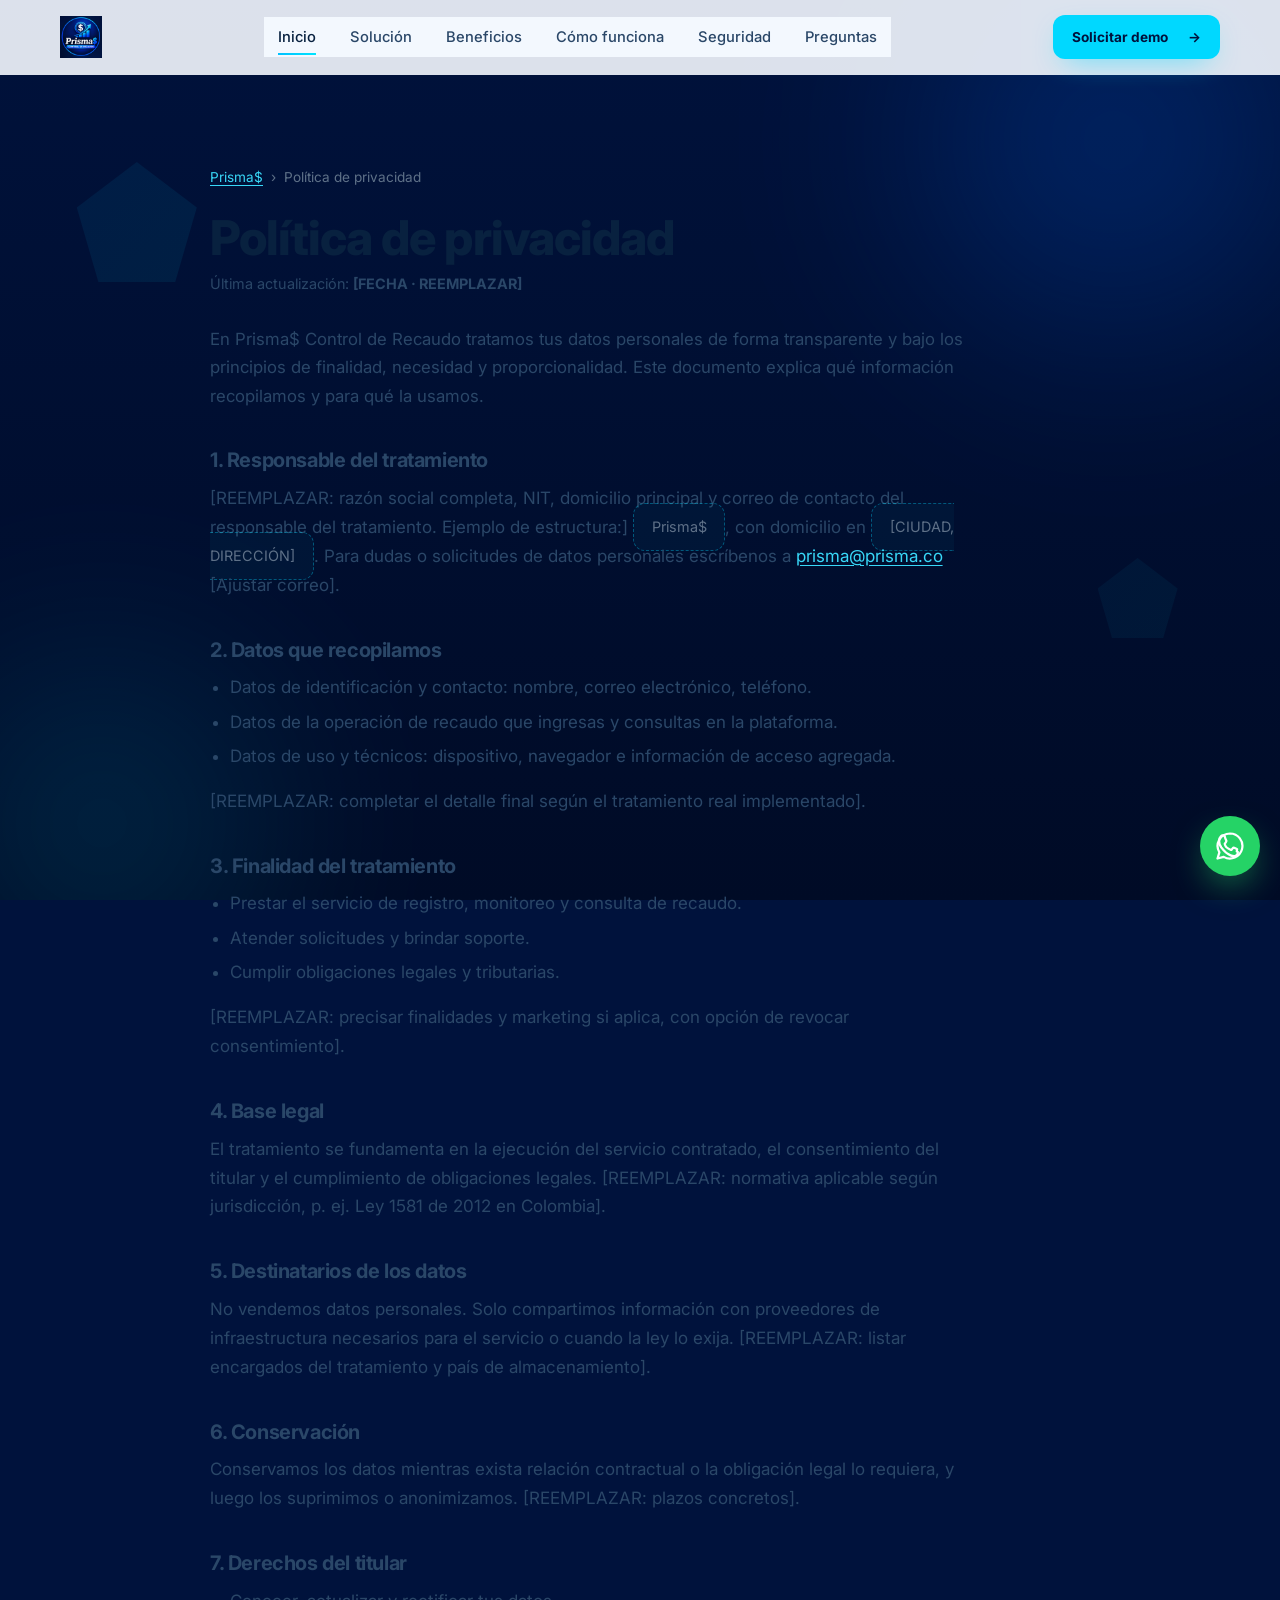
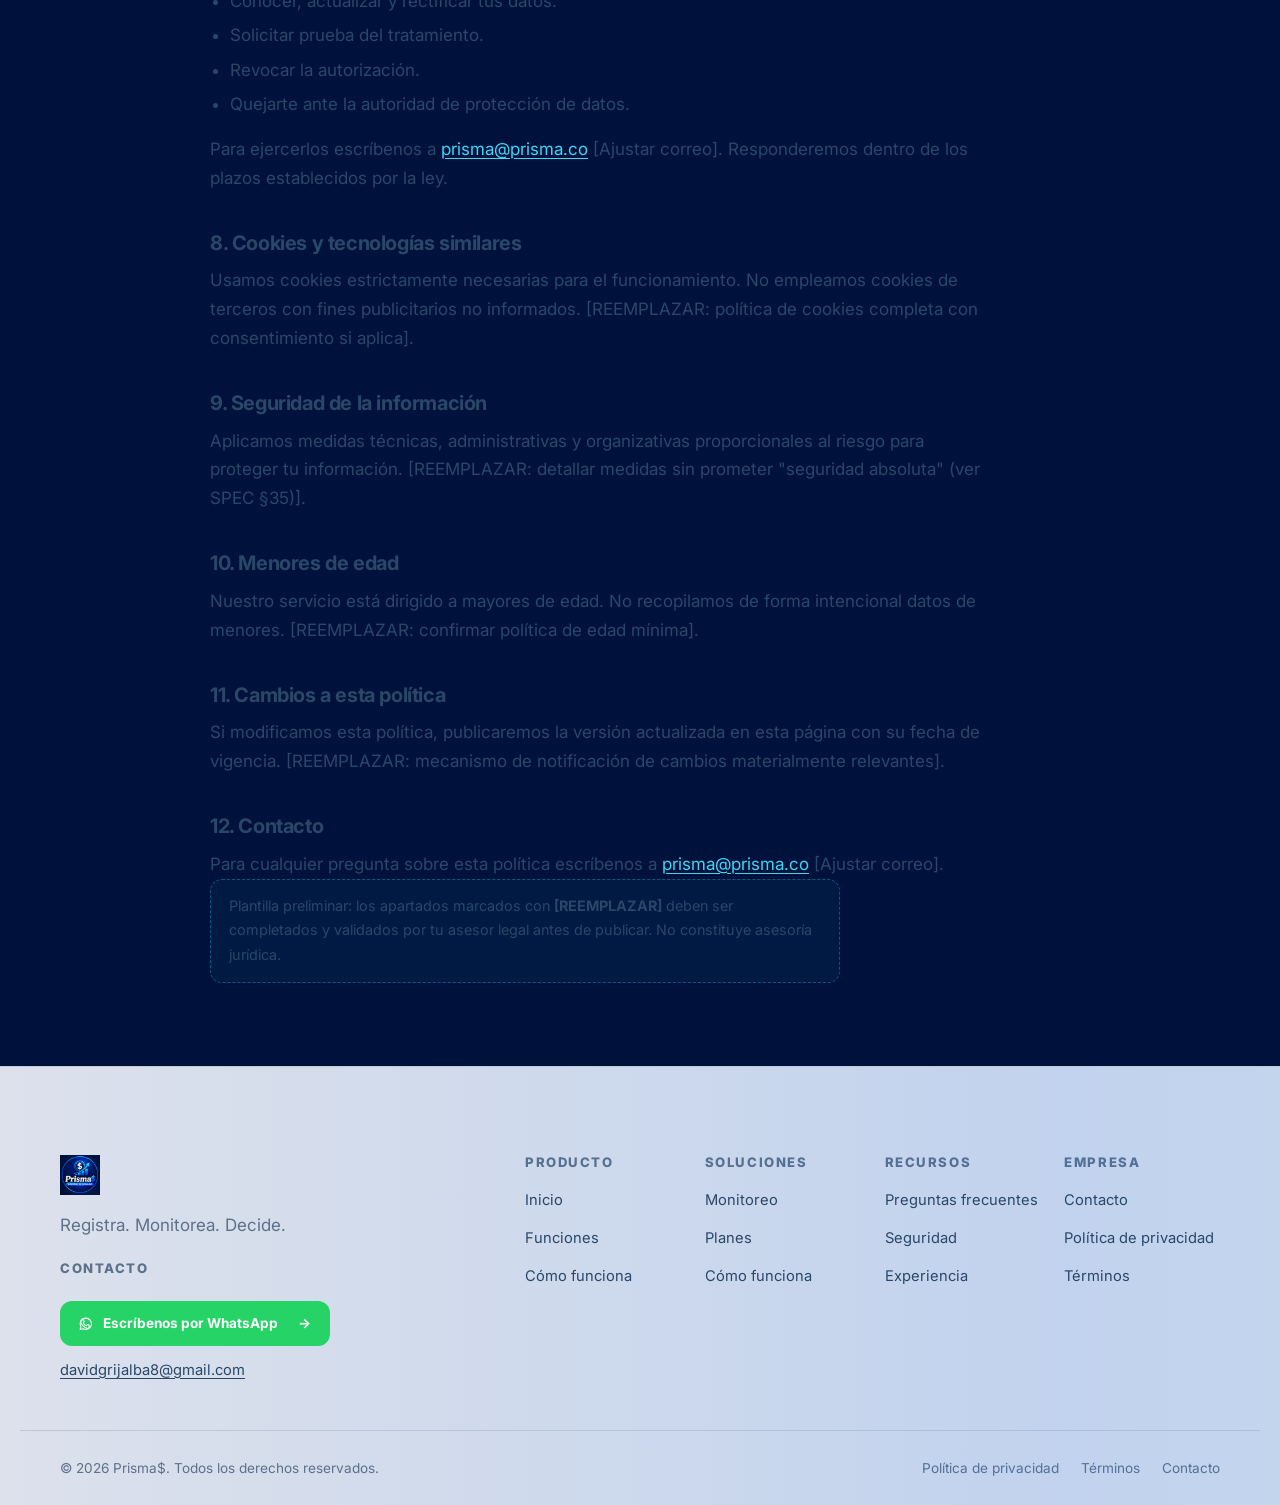
<file: pages/politica-de-privacidad.html>
<!DOCTYPE html>
<html lang="es">
<head>
  <meta charset="UTF-8" />
  <meta name="viewport" content="width=device-width, initial-scale=1.0" />

  <title>Política de privacidad | Prisma$</title>
  <meta name="description" content="Política de privacidad de Prisma$ Control de Recaudo: qué datos tratamos, con qué finalidad y cómo ejercer tus derechos." />
  <meta name="robots" content="index, follow" />
  <meta name="theme-color" content="#00123C" />
  <meta name="author" content="Prisma$" />

  <link rel="icon" type="image/png" sizes="64x64" href="../assets/icon-64.png" />
  <link rel="apple-touch-icon" sizes="180x180" href="../assets/icon-180.png" />

  <!-- Canonical: ajustar al dominio final de despliegue -->
  <link rel="canonical" href="https://agutierrezg1995.github.io/Prisma--App-de-Recaudo/pages/politica-de-privacidad.html" />

  <meta property="og:type" content="website" />
  <meta property="og:locale" content="es_ES" />
  <meta property="og:site_name" content="Prisma$" />
  <meta property="og:title" content="Política de privacidad | Prisma$" />
  <meta property="og:description" content="Qué datos tratamos, con qué finalidad y cómo ejercer tus derechos." />
  <meta property="og:url" content="https://agutierrezg1995.github.io/Prisma--App-de-Recaudo/pages/politica-de-privacidad.html" />
  <meta property="og:image" content="https://agutierrezg1995.github.io/Prisma--App-de-Recaudo/assets/og-image.png" />
  <meta property="og:image:width" content="1200" />
  <meta property="og:image:height" content="630" />

  <meta name="twitter:card" content="summary_large_image" />
  <meta name="twitter:title" content="Política de privacidad | Prisma$" />
  <meta name="twitter:description" content="Qué datos tratamos, con qué finalidad y cómo ejercer tus derechos." />
  <meta name="twitter:image" content="https://agutierrezg1995.github.io/Prisma--App-de-Recaudo/assets/og-image.png" />

  <link rel="preconnect" href="https://fonts.googleapis.com" />
  <link rel="preconnect" href="https://fonts.gstatic.com" crossorigin />
  <link href="https://fonts.googleapis.com/css2?family=Inter:wght@400;500;600;700;800;900&display=swap" rel="stylesheet" />

  <link rel="stylesheet" href="../css/styles.css" />
  <script>document.documentElement.classList.add("js");</script>
</head>

<body id="inicio">
  <a class="skip-link" href="#main">Saltar al contenido</a>

  <div class="bg-decor" aria-hidden="true">
    <span class="prism prism--1"></span>
    <span class="prism prism--2"></span>
    <span class="glow glow--1"></span>
    <span class="glow glow--2"></span>
  </div>

  <!-- ============ NAVBAR ============ -->
  <header class="navbar" id="navbar" data-navbar>
    <div class="container navbar__inner">
      <a class="navbar__brand" href="../index.html" aria-label="Prisma$, inicio">
        <img src="../assets/logo.webp" alt="Logo Prisma$ Control de Recaudo" class="navbar__logo" width="42" height="42" />
      </a>

      <nav class="navbar__nav" id="nav-menu" aria-label="Navegación principal">
        <ul class="navbar__list">
          <li><a class="navbar__link is-active" href="../index.html" data-spy>Inicio</a></li>
          <li><a class="navbar__link" href="../index.html#solucion" data-spy>Solución</a></li>
          <li><a class="navbar__link" href="../index.html#beneficios" data-spy>Beneficios</a></li>
          <li><a class="navbar__link" href="../index.html#como-funciona" data-spy>Cómo funciona</a></li>
          <li><a class="navbar__link" href="../index.html#seguridad" data-spy>Seguridad</a></li>
          <li><a class="navbar__link" href="../index.html#preguntas" data-spy>Preguntas</a></li>
          <li class="navbar__mobile-cta"><a class="btn btn--primary" href="solicitar-demo.html">Solicitar demo</a></li>
        </ul>
      </nav>

      <div class="navbar__actions">
        <a class="btn btn--primary btn--sm navbar__cta" href="solicitar-demo.html">Solicitar demo</a>
        <button class="navbar__toggle" type="button" aria-label="Abrir menú" aria-expanded="false" aria-controls="nav-menu" data-menu-toggle>
          <span></span><span></span><span></span>
        </button>
      </div>
    </div>
  </header>

  <main id="main">
    <section class="section section--legal">
      <div class="container">
        <article class="legal">
          <nav class="legal__crumb" aria-label="Migajas de pan">
            <a href="../index.html">Prisma$</a>
            <span aria-hidden="true">&rsaquo;</span>
            <span aria-current="page">Política de privacidad</span>
          </nav>

          <h1>Política de privacidad</h1>
          <p class="legal__meta">Última actualización: <strong>[FECHA · REEMPLAZAR]</strong></p>

          <p class="lead">En Prisma$ Control de Recaudo tratamos tus datos personales de forma transparente y bajo los principios de finalidad, necesidad y proporcionalidad. Este documento explica qué información recopilamos y para qué la usamos.</p>

          <h2>1. Responsable del tratamiento</h2>
          <p>[REEMPLAZAR: razón social completa, NIT, domicilio principal y correo de contacto del responsable del tratamiento. Ejemplo de estructura:] <span class="legal__note">Prisma$</span>, con domicilio en <span class="legal__note">[CIUDAD, DIRECCIÓN]</span>. Para dudas o solicitudes de datos personales escríbenos a <a href="mailto:prisma@prisma.co">prisma@prisma.co</a> [Ajustar correo].</p>

          <h2>2. Datos que recopilamos</h2>
          <ul>
            <li>Datos de identificación y contacto: nombre, correo electrónico, teléfono.</li>
            <li>Datos de la operación de recaudo que ingresas y consultas en la plataforma.</li>
            <li>Datos de uso y técnicos: dispositivo, navegador e información de acceso agregada.</li>
          </ul>
          <p>[REEMPLAZAR: completar el detalle final según el tratamiento real implementado].</p>

          <h2>3. Finalidad del tratamiento</h2>
          <ul>
            <li>Prestar el servicio de registro, monitoreo y consulta de recaudo.</li>
            <li>Atender solicitudes y brindar soporte.</li>
            <li>Cumplir obligaciones legales y tributarias.</li>
          </ul>
          <p>[REEMPLAZAR: precisar finalidades y marketing si aplica, con opción de revocar consentimiento].</p>

          <h2>4. Base legal</h2>
          <p>El tratamiento se fundamenta en la ejecución del servicio contratado, el consentimiento del titular y el cumplimiento de obligaciones legales. [REEMPLAZAR: normativa aplicable según jurisdicción, p. ej. Ley 1581 de 2012 en Colombia].</p>

          <h2>5. Destinatarios de los datos</h2>
          <p>No vendemos datos personales. Solo compartimos información con proveedores de infraestructura necesarios para el servicio o cuando la ley lo exija. [REEMPLAZAR: listar encargados del tratamiento y país de almacenamiento].</p>

          <h2>6. Conservación</h2>
          <p>Conservamos los datos mientras exista relación contractual o la obligación legal lo requiera, y luego los suprimimos o anonimizamos. [REEMPLAZAR: plazos concretos].</p>

          <h2>7. Derechos del titular</h2>
          <ul>
            <li>Conocer, actualizar y rectificar tus datos.</li>
            <li>Solicitar prueba del tratamiento.</li>
            <li>Revocar la autorización.</li>
            <li>Quejarte ante la autoridad de protección de datos.</li>
          </ul>
          <p>Para ejercerlos escríbenos a <a href="mailto:prisma@prisma.co">prisma@prisma.co</a> [Ajustar correo]. Responderemos dentro de los plazos establecidos por la ley.</p>

          <h2>8. Cookies y tecnologías similares</h2>
          <p>Usamos cookies estrictamente necesarias para el funcionamiento. No empleamos cookies de terceros con fines publicitarios no informados. [REEMPLAZAR: política de cookies completa con consentimiento si aplica].</p>

          <h2>9. Seguridad de la información</h2>
          <p>Aplicamos medidas técnicas, administrativas y organizativas proporcionales al riesgo para proteger tu información. [REEMPLAZAR: detallar medidas sin prometer "seguridad absoluta" (ver SPEC §35)].</p>

          <h2>10. Menores de edad</h2>
          <p>Nuestro servicio está dirigido a mayores de edad. No recopilamos de forma intencional datos de menores. [REEMPLAZAR: confirmar política de edad mínima].</p>

          <h2>11. Cambios a esta política</h2>
          <p>Si modificamos esta política, publicaremos la versión actualizada en esta página con su fecha de vigencia. [REEMPLAZAR: mecanismo de notificación de cambios materialmente relevantes].</p>

          <h2>12. Contacto</h2>
          <p>Para cualquier pregunta sobre esta política escríbenos a <a href="mailto:prisma@prisma.co">prisma@prisma.co</a> [Ajustar correo].</p>

          <p class="legal__note">Plantilla preliminar: los apartados marcados con <strong>[REEMPLAZAR]</strong> deben ser completados y validados por tu asesor legal antes de publicar. No constituye asesoría jurídica.</p>
        </article>
      </div>
    </section>
  </main>

  <!-- ============ FOOTER ============ -->
  <footer class="footer">
    <div class="container footer__inner">
      <div class="footer__brand">
        <img src="../assets/logo.webp" alt="Logo Prisma$ Control de Recaudo" class="footer__logo" width="40" height="40" loading="lazy" />
        <p>Registra. Monitorea. Decide.</p>

        <div class="footer__contact" data-contact-block hidden>
          <h3 class="footer__contact-title">Contacto</h3>
          <a class="btn btn--secondary btn--sm footer__wa" href="solicitar-demo.html" data-wa-fab hidden data-wa-message="Hola, quiero más información sobre Prisma$ Control de Recaudo.">
            <span data-icon="whatsapp" aria-hidden="true"></span>
            Escríbenos por WhatsApp
          </a>
          <a class="footer__email" data-wa-email hidden>Correo de contacto</a>
          <ul class="footer__social" data-social hidden aria-label="Redes sociales de Prisma$"></ul>
        </div>
      </div>

      <nav class="footer__cols" aria-label="Enlaces del sitio">
        <div class="footer__col">
          <h3>Producto</h3>
          <ul>
            <li><a href="../index.html#inicio">Inicio</a></li>
            <li><a href="../index.html#solucion">Funciones</a></li>
            <li><a href="../index.html#como-funciona">Cómo funciona</a></li>
          </ul>
        </div>
        <div class="footer__col">
          <h3>Soluciones</h3>
          <ul>
            <li><a href="../index.html#monitoreo">Monitoreo</a></li>
            <li><a href="../index.html#planes">Planes</a></li>
            <li><a href="../index.html#como-funciona">Cómo funciona</a></li>
          </ul>
        </div>
        <div class="footer__col">
          <h3>Recursos</h3>
          <ul>
            <li><a href="../index.html#preguntas">Preguntas frecuentes</a></li>
            <li><a href="../index.html#seguridad">Seguridad</a></li>
            <li><a href="../index.html#experiencia">Experiencia</a></li>
          </ul>
        </div>
        <div class="footer__col">
          <h3>Empresa</h3>
          <ul>
            <li><a href="solicitar-demo.html">Contacto</a></li>
            <li><a href="politica-de-privacidad.html">Política de privacidad</a></li>
            <li><a href="terminos.html">Términos</a></li>
          </ul>
        </div>
      </nav>
    </div>

    <div class="container footer__bottom">
      <p>&copy; <span data-year>2026</span> Prisma$. Todos los derechos reservados.</p>
      <ul>
        <li><a href="politica-de-privacidad.html">Política de privacidad</a></li>
        <li><a href="terminos.html">Términos</a></li>
        <li><a href="solicitar-demo.html">Contacto</a></li>
      </ul>
    </div>
  </footer>

  <a class="wa-fab" href="solicitar-demo.html" aria-label="Escríbenos por WhatsApp" data-wa-fab hidden data-wa-message="Hola, quiero más información sobre Prisma$ Control de Recaudo.">
    <span data-icon="whatsapp" aria-hidden="true"></span>
  </a>

  <script src="../js/main.js"></script>
</body>
</html>
</file>
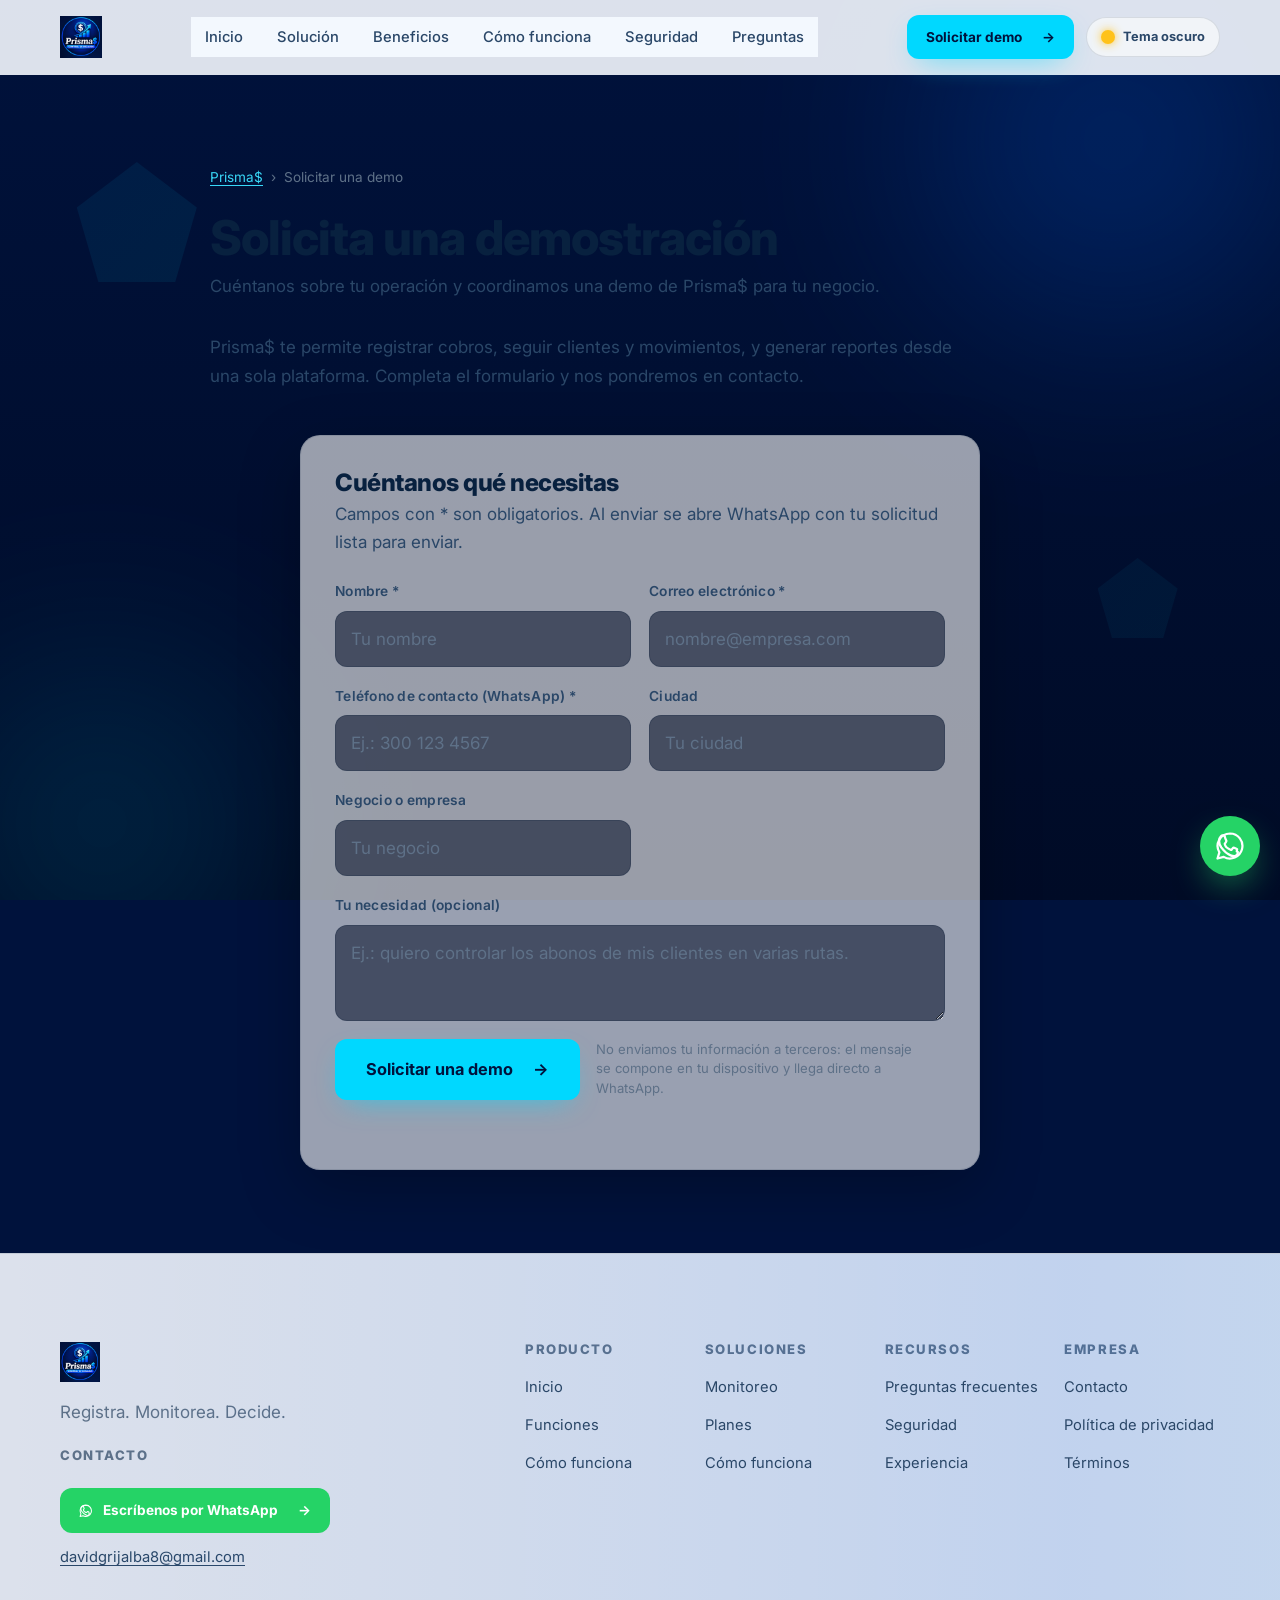
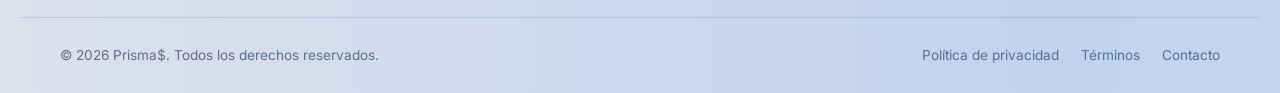
<file: pages/solicitar-demo.html>
<!DOCTYPE html>
<html lang="es">
<head>
  <meta charset="UTF-8" />
  <meta name="viewport" content="width=device-width, initial-scale=1.0" />

  <title>Solicitar una demo | Prisma$</title>
  <meta name="description" content="Solicita una demostración de Prisma$ Control de Recaudo y descubre cómo registrar, monitorear y reportar tu recaudo desde una sola plataforma." />
  <meta name="robots" content="index, follow" />
  <meta name="theme-color" content="#00123C" />
  <meta name="author" content="Prisma$" />

  <link rel="icon" type="image/png" sizes="64x64" href="../assets/icon-64.png" />
  <link rel="apple-touch-icon" sizes="180x180" href="../assets/icon-180.png" />

  <link rel="canonical" href="https://agutierrezg1995.github.io/Prisma--App-de-Recaudo/pages/solicitar-demo.html" />

  <meta property="og:type" content="website" />
  <meta property="og:locale" content="es_ES" />
  <meta property="og:site_name" content="Prisma$" />
  <meta property="og:title" content="Solicitar una demo | Prisma$" />
  <meta property="og:description" content="Pide una demostración de Prisma$ Control de Recaudo y mira tu operación desde una sola plataforma." />
  <meta property="og:url" content="https://agutierrezg1995.github.io/Prisma--App-de-Recaudo/pages/solicitar-demo.html" />
  <meta property="og:image" content="https://agutierrezg1995.github.io/Prisma--App-de-Recaudo/assets/og-image.png" />
  <meta property="og:image:width" content="1200" />
  <meta property="og:image:height" content="630" />

  <meta name="twitter:card" content="summary_large_image" />
  <meta name="twitter:title" content="Solicitar una demo | Prisma$" />
  <meta name="twitter:description" content="Pide una demostración de Prisma$ Control de Recaudo y mira tu operación desde una sola plataforma." />
  <meta name="twitter:image" content="https://agutierrezg1995.github.io/Prisma--App-de-Recaudo/assets/og-image.png" />

  <link rel="preconnect" href="https://fonts.googleapis.com" />
  <link rel="preconnect" href="https://fonts.gstatic.com" crossorigin />
  <link href="https://fonts.googleapis.com/css2?family=Inter:wght@400;500;600;700;800;900&display=swap" rel="stylesheet" />

  <link rel="stylesheet" href="../css/styles.css" />
  <script>document.documentElement.classList.add("js");</script>
</head>

<body id="inicio">
  <a class="skip-link" href="#main">Saltar al contenido</a>

  <div class="bg-decor" aria-hidden="true">
    <span class="prism prism--1"></span>
    <span class="prism prism--2"></span>
    <span class="glow glow--1"></span>
    <span class="glow glow--2"></span>
  </div>

  <!-- ============ NAVBAR ============ -->
  <header class="navbar" id="navbar" data-navbar>
    <div class="container navbar__inner">
      <a class="navbar__brand" href="../index.html" aria-label="Prisma$, inicio">
        <img src="../assets/logo.webp" alt="Logo Prisma$ Control de Recaudo" class="navbar__logo" width="42" height="42" />
      </a>

      <nav class="navbar__nav" id="nav-menu" aria-label="Navegación principal">
        <ul class="navbar__list">
          <li><a class="navbar__link" href="../index.html">Inicio</a></li>
          <li><a class="navbar__link" href="../index.html#solucion">Solución</a></li>
          <li><a class="navbar__link" href="../index.html#beneficios">Beneficios</a></li>
          <li><a class="navbar__link" href="../index.html#como-funciona">Cómo funciona</a></li>
          <li><a class="navbar__link" href="../index.html#seguridad">Seguridad</a></li>
          <li><a class="navbar__link" href="../index.html#preguntas">Preguntas</a></li>
          <li class="navbar__mobile-cta"><a class="btn btn--primary" href="#solicitar">Solicitar demo</a></li>
        </ul>
      </nav>

      <div class="navbar__actions">
        <a class="btn btn--primary btn--sm navbar__cta" href="#solicitar">Solicitar demo</a>
        <button class="theme-toggle" type="button" aria-label="Activar tema claro" aria-pressed="false" data-theme-toggle>
          <span class="theme-toggle__label" data-theme-label>Tema claro</span>
        </button>
        <button class="navbar__toggle" type="button" aria-label="Abrir menú" aria-expanded="false" aria-controls="nav-menu" data-menu-toggle>
          <span></span><span></span><span></span>
        </button>
      </div>
    </div>
  </header>

  <main id="main">
    <section class="section section--legal" id="solicitar">
      <div class="container">
        <div class="legal">
          <nav class="legal__crumb" aria-label="Migajas de pan">
            <a href="../index.html">Prisma$</a>
            <span aria-hidden="true">&rsaquo;</span>
            <span aria-current="page">Solicitar una demo</span>
          </nav>

          <h1>Solicita una demostración</h1>
          <p class="lead">Cuéntanos sobre tu operación y coordinamos una demo de Prisma$ para tu negocio.</p>
          <p>Prisma$ te permite registrar cobros, seguir clientes y movimientos, y generar reportes desde una sola plataforma. Completa el formulario y nos pondremos en contacto.</p>
        </div>

        <form class="demo-form" data-demo-form novalidate>
          <h3 class="demo-form__title">Cuéntanos qué necesitas</h3>
          <p class="demo-form__lead">Campos con * son obligatorios. Al enviar se abre WhatsApp con tu solicitud lista para enviar.</p>
          <div class="demo-form__grid">
            <div class="form__field">
              <label class="form__label" for="demo-nombre">Nombre *</label>
              <input class="form__input" id="demo-nombre" name="nombre" type="text" autocomplete="name" required minlength="2" maxlength="80" placeholder="Tu nombre" />
            </div>
            <div class="form__field">
              <label class="form__label" for="demo-correo">Correo electrónico *</label>
              <input class="form__input" id="demo-correo" name="correo" type="email" autocomplete="email" required maxlength="120" placeholder="nombre@empresa.com" />
            </div>
            <div class="form__field">
              <label class="form__label" for="demo-telefono">Teléfono de contacto (WhatsApp) *</label>
              <input class="form__input" id="demo-telefono" name="telefono" type="tel" inputmode="tel" autocomplete="tel" required pattern="^\+?[0-9()\s-]{7,20}$" minlength="7" maxlength="20" placeholder="Ej.: 300 123 4567" />
            </div>
            <div class="form__field">
              <label class="form__label" for="demo-ciudad">Ciudad</label>
              <input class="form__input" id="demo-ciudad" name="ciudad" type="text" autocomplete="address-level2" maxlength="80" placeholder="Tu ciudad" />
            </div>
            <div class="form__field">
              <label class="form__label" for="demo-empresa">Negocio o empresa</label>
              <input class="form__input" id="demo-empresa" name="empresa" type="text" autocomplete="organization" maxlength="80" placeholder="Tu negocio" />
            </div>
            <div class="form__field form__field--full">
              <label class="form__label" for="demo-mensaje">Tu necesidad (opcional)</label>
              <textarea class="form__textarea" id="demo-mensaje" name="mensaje" maxlength="500" placeholder="Ej.: quiero controlar los abonos de mis clientes en varias rutas."></textarea>
            </div>
            <div class="form__actions form__field--full">
              <button class="btn btn--primary btn--lg" type="submit">Solicitar una demo</button>
              <p class="form__hint">No enviamos tu información a terceros: el mensaje se compone en tu dispositivo y llega directo a WhatsApp.</p>
            </div>
            <p class="form__status form__field--full" role="status" aria-live="polite" data-demo-status></p>
          </div>
          <noscript>Para usar el formulario necesitas activar JavaScript en tu navegador. También puedes consultar las <a href="../index.html#preguntas">preguntas frecuentes</a>.</noscript>
        </form>
      </div>
    </section>
  </main>

  <!-- ============ FOOTER ============ -->
  <footer class="footer">
    <div class="container footer__inner">
      <div class="footer__brand">
        <img src="../assets/logo.webp" alt="Logo Prisma$ Control de Recaudo" class="footer__logo" width="40" height="40" loading="lazy" />
        <p>Registra. Monitorea. Decide.</p>

        <div class="footer__contact" data-contact-block hidden>
          <h3 class="footer__contact-title">Contacto</h3>
          <a class="btn btn--secondary btn--sm footer__wa" href="solicitar-demo.html" data-wa-fab hidden data-wa-message="Hola, quiero más información sobre Prisma$ Control de Recaudo.">
            <span data-icon="whatsapp" aria-hidden="true"></span>
            Escríbenos por WhatsApp
          </a>
          <a class="footer__email" data-wa-email hidden>Correo de contacto</a>
          <ul class="footer__social" data-social hidden aria-label="Redes sociales de Prisma$"></ul>
        </div>
      </div>

      <nav class="footer__cols" aria-label="Enlaces del sitio">
        <div class="footer__col">
          <h3>Producto</h3>
          <ul>
            <li><a href="../index.html#inicio">Inicio</a></li>
            <li><a href="../index.html#solucion">Funciones</a></li>
            <li><a href="../index.html#como-funciona">Cómo funciona</a></li>
          </ul>
        </div>
        <div class="footer__col">
          <h3>Soluciones</h3>
          <ul>
            <li><a href="../index.html#monitoreo">Monitoreo</a></li>
            <li><a href="../index.html#planes">Planes</a></li>
            <li><a href="../index.html#como-funciona">Cómo funciona</a></li>
          </ul>
        </div>
        <div class="footer__col">
          <h3>Recursos</h3>
          <ul>
            <li><a href="../index.html#preguntas">Preguntas frecuentes</a></li>
            <li><a href="../index.html#seguridad">Seguridad</a></li>
            <li><a href="../index.html#experiencia">Experiencia</a></li>
          </ul>
        </div>
        <div class="footer__col">
          <h3>Empresa</h3>
          <ul>
            <li><a href="solicitar-demo.html">Contacto</a></li>
            <li><a href="politica-de-privacidad.html">Política de privacidad</a></li>
            <li><a href="terminos.html">Términos</a></li>
          </ul>
        </div>
      </nav>
    </div>

    <div class="container footer__bottom">
      <p>&copy; <span data-year>2026</span> Prisma$. Todos los derechos reservados.</p>
      <ul>
        <li><a href="politica-de-privacidad.html">Política de privacidad</a></li>
        <li><a href="terminos.html">Términos</a></li>
        <li><a href="solicitar-demo.html">Contacto</a></li>
      </ul>
    </div>
  </footer>

  <a class="wa-fab" href="solicitar-demo.html" aria-label="Escríbenos por WhatsApp" data-wa-fab hidden data-wa-message="Hola, quiero más información sobre Prisma$ Control de Recaudo.">
    <span data-icon="whatsapp" aria-hidden="true"></span>
  </a>

  <script src="../js/main.js"></script>
</body>

</html>
</file>
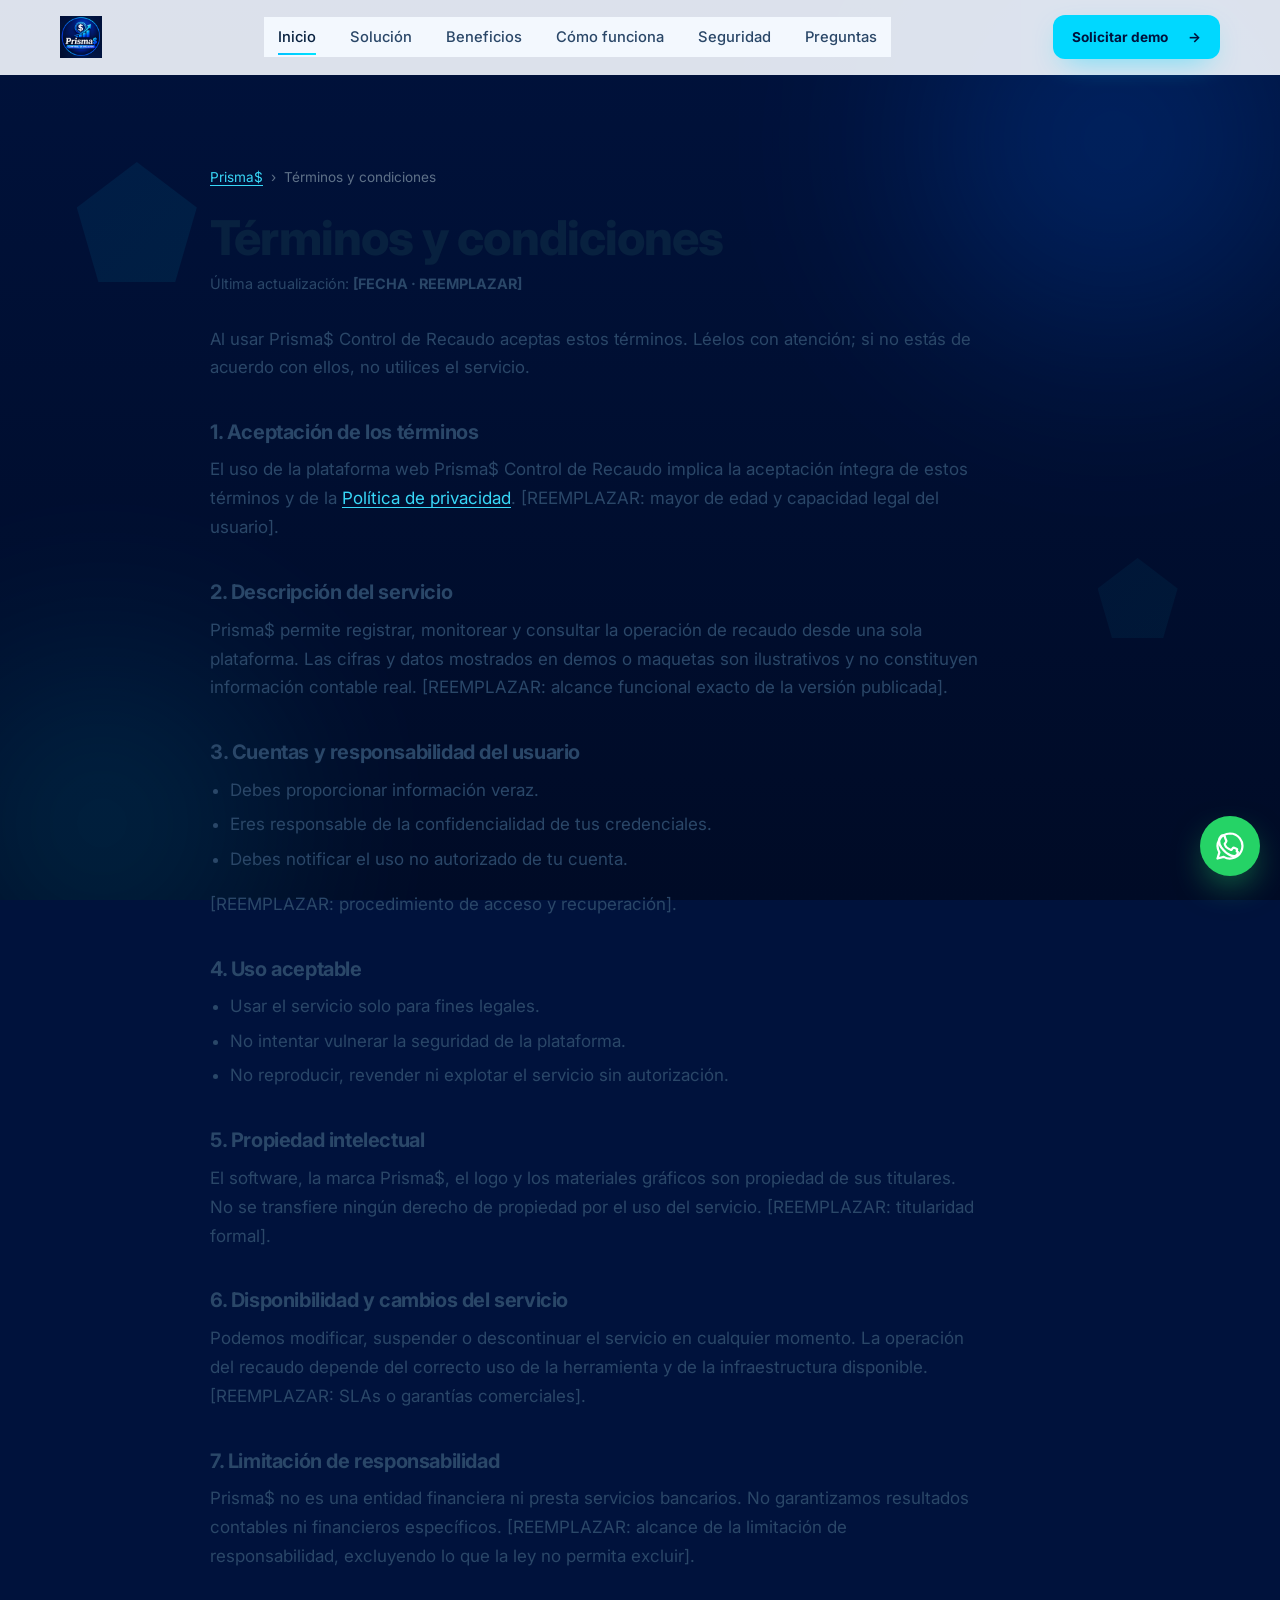
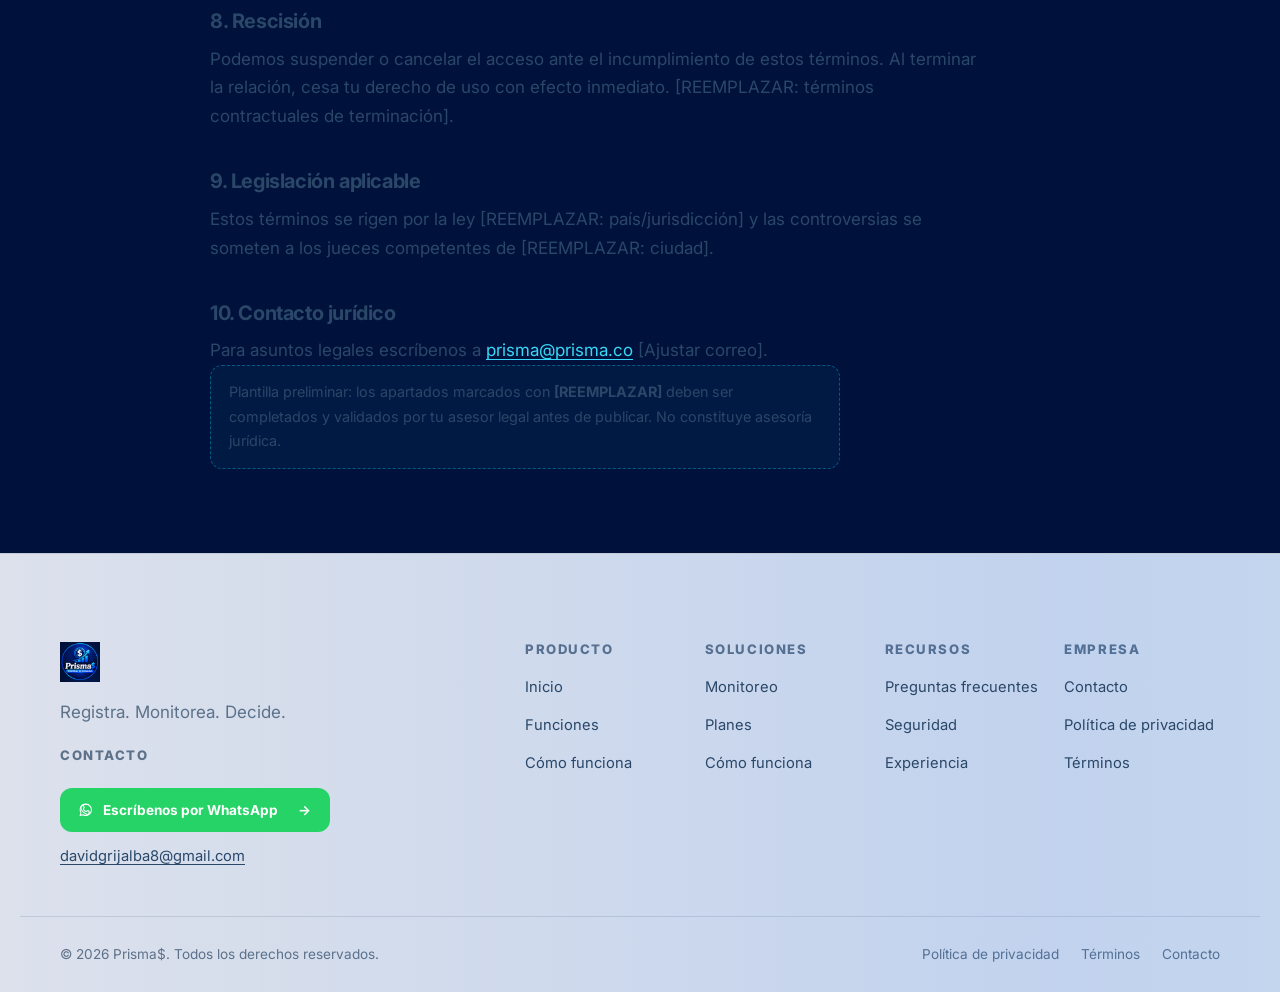
<file: pages/terminos.html>
<!DOCTYPE html>
<html lang="es">
<head>
  <meta charset="UTF-8" />
  <meta name="viewport" content="width=device-width, initial-scale=1.0" />

  <title>Términos y condiciones | Prisma$</title>
  <meta name="description" content="Términos y condiciones del servicio de Prisma$ Control de Recaudo: condiciones de uso, licencia, limitaciones y contacto." />
  <meta name="robots" content="index, follow" />
  <meta name="theme-color" content="#00123C" />
  <meta name="author" content="Prisma$" />

  <link rel="icon" type="image/png" sizes="64x64" href="../assets/icon-64.png" />
  <link rel="apple-touch-icon" sizes="180x180" href="../assets/icon-180.png" />

  <!-- Canonical: ajustar al dominio final de despliegue -->
  <link rel="canonical" href="https://agutierrezg1995.github.io/Prisma--App-de-Recaudo/pages/terminos.html" />

  <meta property="og:type" content="website" />
  <meta property="og:locale" content="es_ES" />
  <meta property="og:site_name" content="Prisma$" />
  <meta property="og:title" content="Términos y condiciones | Prisma$" />
  <meta property="og:description" content="Condiciones de uso, licencia, limitaciones y contacto del servicio." />
  <meta property="og:url" content="https://agutierrezg1995.github.io/Prisma--App-de-Recaudo/pages/terminos.html" />
  <meta property="og:image" content="https://agutierrezg1995.github.io/Prisma--App-de-Recaudo/assets/og-image.png" />
  <meta property="og:image:width" content="1200" />
  <meta property="og:image:height" content="630" />

  <meta name="twitter:card" content="summary_large_image" />
  <meta name="twitter:title" content="Términos y condiciones | Prisma$" />
  <meta name="twitter:description" content="Condiciones de uso, licencia, limitaciones y contacto del servicio." />
  <meta name="twitter:image" content="https://agutierrezg1995.github.io/Prisma--App-de-Recaudo/assets/og-image.png" />

  <link rel="preconnect" href="https://fonts.googleapis.com" />
  <link rel="preconnect" href="https://fonts.gstatic.com" crossorigin />
  <link href="https://fonts.googleapis.com/css2?family=Inter:wght@400;500;600;700;800;900&display=swap" rel="stylesheet" />

  <link rel="stylesheet" href="../css/styles.css" />
  <script>document.documentElement.classList.add("js");</script>
</head>

<body id="inicio">
  <a class="skip-link" href="#main">Saltar al contenido</a>

  <div class="bg-decor" aria-hidden="true">
    <span class="prism prism--1"></span>
    <span class="prism prism--2"></span>
    <span class="glow glow--1"></span>
    <span class="glow glow--2"></span>
  </div>

  <!-- ============ NAVBAR ============ -->
  <header class="navbar" id="navbar" data-navbar>
    <div class="container navbar__inner">
      <a class="navbar__brand" href="../index.html" aria-label="Prisma$, inicio">
        <img src="../assets/logo.webp" alt="Logo Prisma$ Control de Recaudo" class="navbar__logo" width="42" height="42" />
      </a>

      <nav class="navbar__nav" id="nav-menu" aria-label="Navegación principal">
        <ul class="navbar__list">
          <li><a class="navbar__link is-active" href="../index.html" data-spy>Inicio</a></li>
          <li><a class="navbar__link" href="../index.html#solucion" data-spy>Solución</a></li>
          <li><a class="navbar__link" href="../index.html#beneficios" data-spy>Beneficios</a></li>
          <li><a class="navbar__link" href="../index.html#como-funciona" data-spy>Cómo funciona</a></li>
          <li><a class="navbar__link" href="../index.html#seguridad" data-spy>Seguridad</a></li>
          <li><a class="navbar__link" href="../index.html#preguntas" data-spy>Preguntas</a></li>
          <li class="navbar__mobile-cta"><a class="btn btn--primary" href="solicitar-demo.html">Solicitar demo</a></li>
        </ul>
      </nav>

      <div class="navbar__actions">
        <a class="btn btn--primary btn--sm navbar__cta" href="solicitar-demo.html">Solicitar demo</a>
        <button class="navbar__toggle" type="button" aria-label="Abrir menú" aria-expanded="false" aria-controls="nav-menu" data-menu-toggle>
          <span></span><span></span><span></span>
        </button>
      </div>
    </div>
  </header>

  <main id="main">
    <section class="section section--legal">
      <div class="container">
        <article class="legal">
          <nav class="legal__crumb" aria-label="Migajas de pan">
            <a href="../index.html">Prisma$</a>
            <span aria-hidden="true">&rsaquo;</span>
            <span aria-current="page">Términos y condiciones</span>
          </nav>

          <h1>Términos y condiciones</h1>
          <p class="legal__meta">Última actualización: <strong>[FECHA · REEMPLAZAR]</strong></p>

          <p class="lead">Al usar Prisma$ Control de Recaudo aceptas estos términos. Léelos con atención; si no estás de acuerdo con ellos, no utilices el servicio.</p>

          <h2>1. Aceptación de los términos</h2>
          <p>El uso de la plataforma web Prisma$ Control de Recaudo implica la aceptación íntegra de estos términos y de la <a href="politica-de-privacidad.html">Política de privacidad</a>. [REEMPLAZAR: mayor de edad y capacidad legal del usuario].</p>

          <h2>2. Descripción del servicio</h2>
          <p>Prisma$ permite registrar, monitorear y consultar la operación de recaudo desde una sola plataforma. Las cifras y datos mostrados en demos o maquetas son ilustrativos y no constituyen información contable real. [REEMPLAZAR: alcance funcional exacto de la versión publicada].</p>

          <h2>3. Cuentas y responsabilidad del usuario</h2>
          <ul>
            <li>Debes proporcionar información veraz.</li>
            <li>Eres responsable de la confidencialidad de tus credenciales.</li>
            <li>Debes notificar el uso no autorizado de tu cuenta.</li>
          </ul>
          <p>[REEMPLAZAR: procedimiento de acceso y recuperación].</p>

          <h2>4. Uso aceptable</h2>
          <ul>
            <li>Usar el servicio solo para fines legales.</li>
            <li>No intentar vulnerar la seguridad de la plataforma.</li>
            <li>No reproducir, revender ni explotar el servicio sin autorización.</li>
          </ul>

          <h2>5. Propiedad intelectual</h2>
          <p>El software, la marca Prisma$, el logo y los materiales gráficos son propiedad de sus titulares. No se transfiere ningún derecho de propiedad por el uso del servicio. [REEMPLAZAR: titularidad formal].</p>

          <h2>6. Disponibilidad y cambios del servicio</h2>
          <p>Podemos modificar, suspender o descontinuar el servicio en cualquier momento. La operación del recaudo depende del correcto uso de la herramienta y de la infraestructura disponible. [REEMPLAZAR: SLAs o garantías comerciales].</p>

          <h2>7. Limitación de responsabilidad</h2>
          <p>Prisma$ no es una entidad financiera ni presta servicios bancarios. No garantizamos resultados contables ni financieros específicos. [REEMPLAZAR: alcance de la limitación de responsabilidad, excluyendo lo que la ley no permita excluir].</p>

          <h2>8. Rescisión</h2>
          <p>Podemos suspender o cancelar el acceso ante el incumplimiento de estos términos. Al terminar la relación, cesa tu derecho de uso con efecto inmediato. [REEMPLAZAR: términos contractuales de terminación].</p>

          <h2>9. Legislación aplicable</h2>
          <p>Estos términos se rigen por la ley [REEMPLAZAR: país/jurisdicción] y las controversias se someten a los jueces competentes de [REEMPLAZAR: ciudad].</p>

          <h2>10. Contacto jurídico</h2>
          <p>Para asuntos legales escríbenos a <a href="mailto:prisma@prisma.co">prisma@prisma.co</a> [Ajustar correo].</p>

          <p class="legal__note">Plantilla preliminar: los apartados marcados con <strong>[REEMPLAZAR]</strong> deben ser completados y validados por tu asesor legal antes de publicar. No constituye asesoría jurídica.</p>
        </article>
      </div>
    </section>
  </main>

  <!-- ============ FOOTER ============ -->
  <footer class="footer">
    <div class="container footer__inner">
      <div class="footer__brand">
        <img src="../assets/logo.webp" alt="Logo Prisma$ Control de Recaudo" class="footer__logo" width="40" height="40" loading="lazy" />
        <p>Registra. Monitorea. Decide.</p>

        <div class="footer__contact" data-contact-block hidden>
          <h3 class="footer__contact-title">Contacto</h3>
          <a class="btn btn--secondary btn--sm footer__wa" href="solicitar-demo.html" data-wa-fab hidden data-wa-message="Hola, quiero más información sobre Prisma$ Control de Recaudo.">
            <span data-icon="whatsapp" aria-hidden="true"></span>
            Escríbenos por WhatsApp
          </a>
          <a class="footer__email" data-wa-email hidden>Correo de contacto</a>
          <ul class="footer__social" data-social hidden aria-label="Redes sociales de Prisma$"></ul>
        </div>
      </div>

      <nav class="footer__cols" aria-label="Enlaces del sitio">
        <div class="footer__col">
          <h3>Producto</h3>
          <ul>
            <li><a href="../index.html#inicio">Inicio</a></li>
            <li><a href="../index.html#solucion">Funciones</a></li>
            <li><a href="../index.html#como-funciona">Cómo funciona</a></li>
          </ul>
        </div>
        <div class="footer__col">
          <h3>Soluciones</h3>
          <ul>
            <li><a href="../index.html#monitoreo">Monitoreo</a></li>
            <li><a href="../index.html#planes">Planes</a></li>
            <li><a href="../index.html#como-funciona">Cómo funciona</a></li>
          </ul>
        </div>
        <div class="footer__col">
          <h3>Recursos</h3>
          <ul>
            <li><a href="../index.html#preguntas">Preguntas frecuentes</a></li>
            <li><a href="../index.html#seguridad">Seguridad</a></li>
            <li><a href="../index.html#experiencia">Experiencia</a></li>
          </ul>
        </div>
        <div class="footer__col">
          <h3>Empresa</h3>
          <ul>
            <li><a href="solicitar-demo.html">Contacto</a></li>
            <li><a href="politica-de-privacidad.html">Política de privacidad</a></li>
            <li><a href="terminos.html">Términos</a></li>
          </ul>
        </div>
      </nav>
    </div>

    <div class="container footer__bottom">
      <p>&copy; <span data-year>2026</span> Prisma$. Todos los derechos reservados.</p>
      <ul>
        <li><a href="politica-de-privacidad.html">Política de privacidad</a></li>
        <li><a href="terminos.html">Términos</a></li>
        <li><a href="solicitar-demo.html">Contacto</a></li>
      </ul>
    </div>
  </footer>

  <a class="wa-fab" href="solicitar-demo.html" aria-label="Escríbenos por WhatsApp" data-wa-fab hidden data-wa-message="Hola, quiero más información sobre Prisma$ Control de Recaudo.">
    <span data-icon="whatsapp" aria-hidden="true"></span>
  </a>

  <script src="../js/main.js"></script>
</body>
</html>
</file>
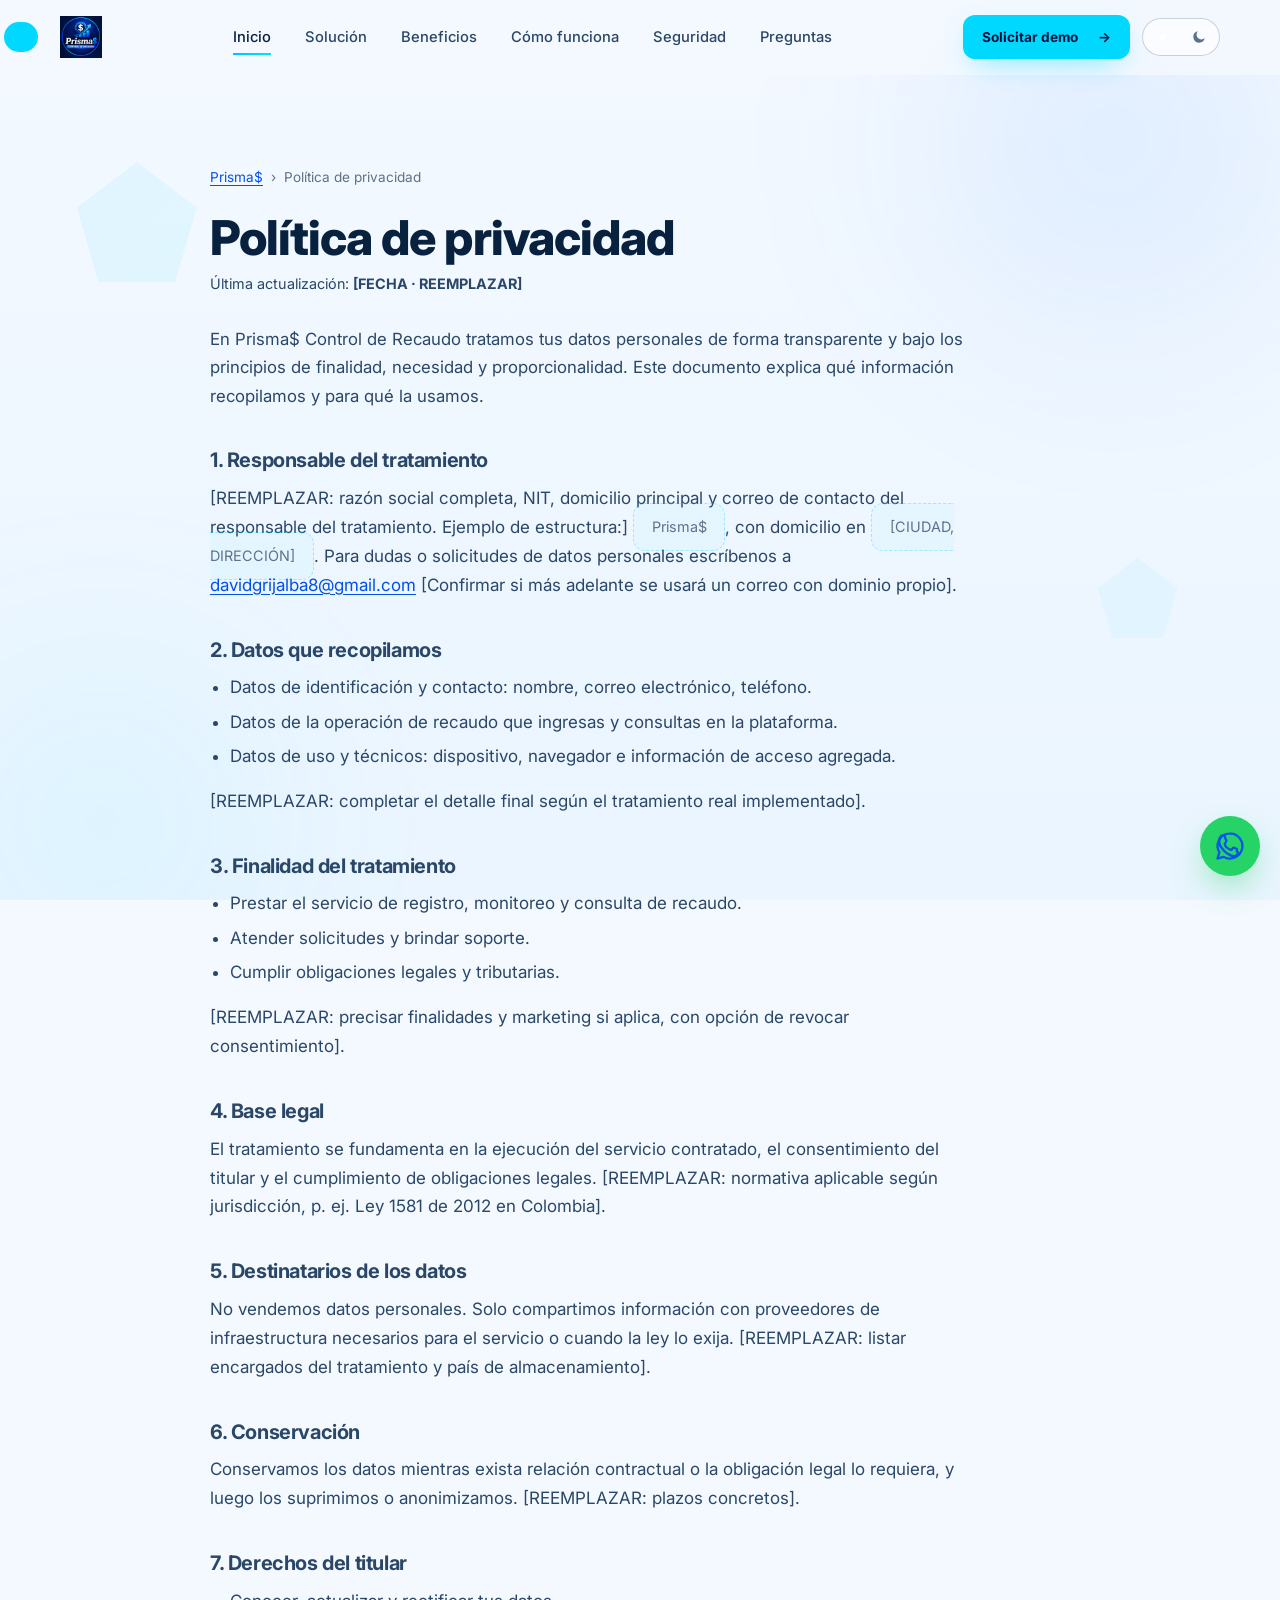
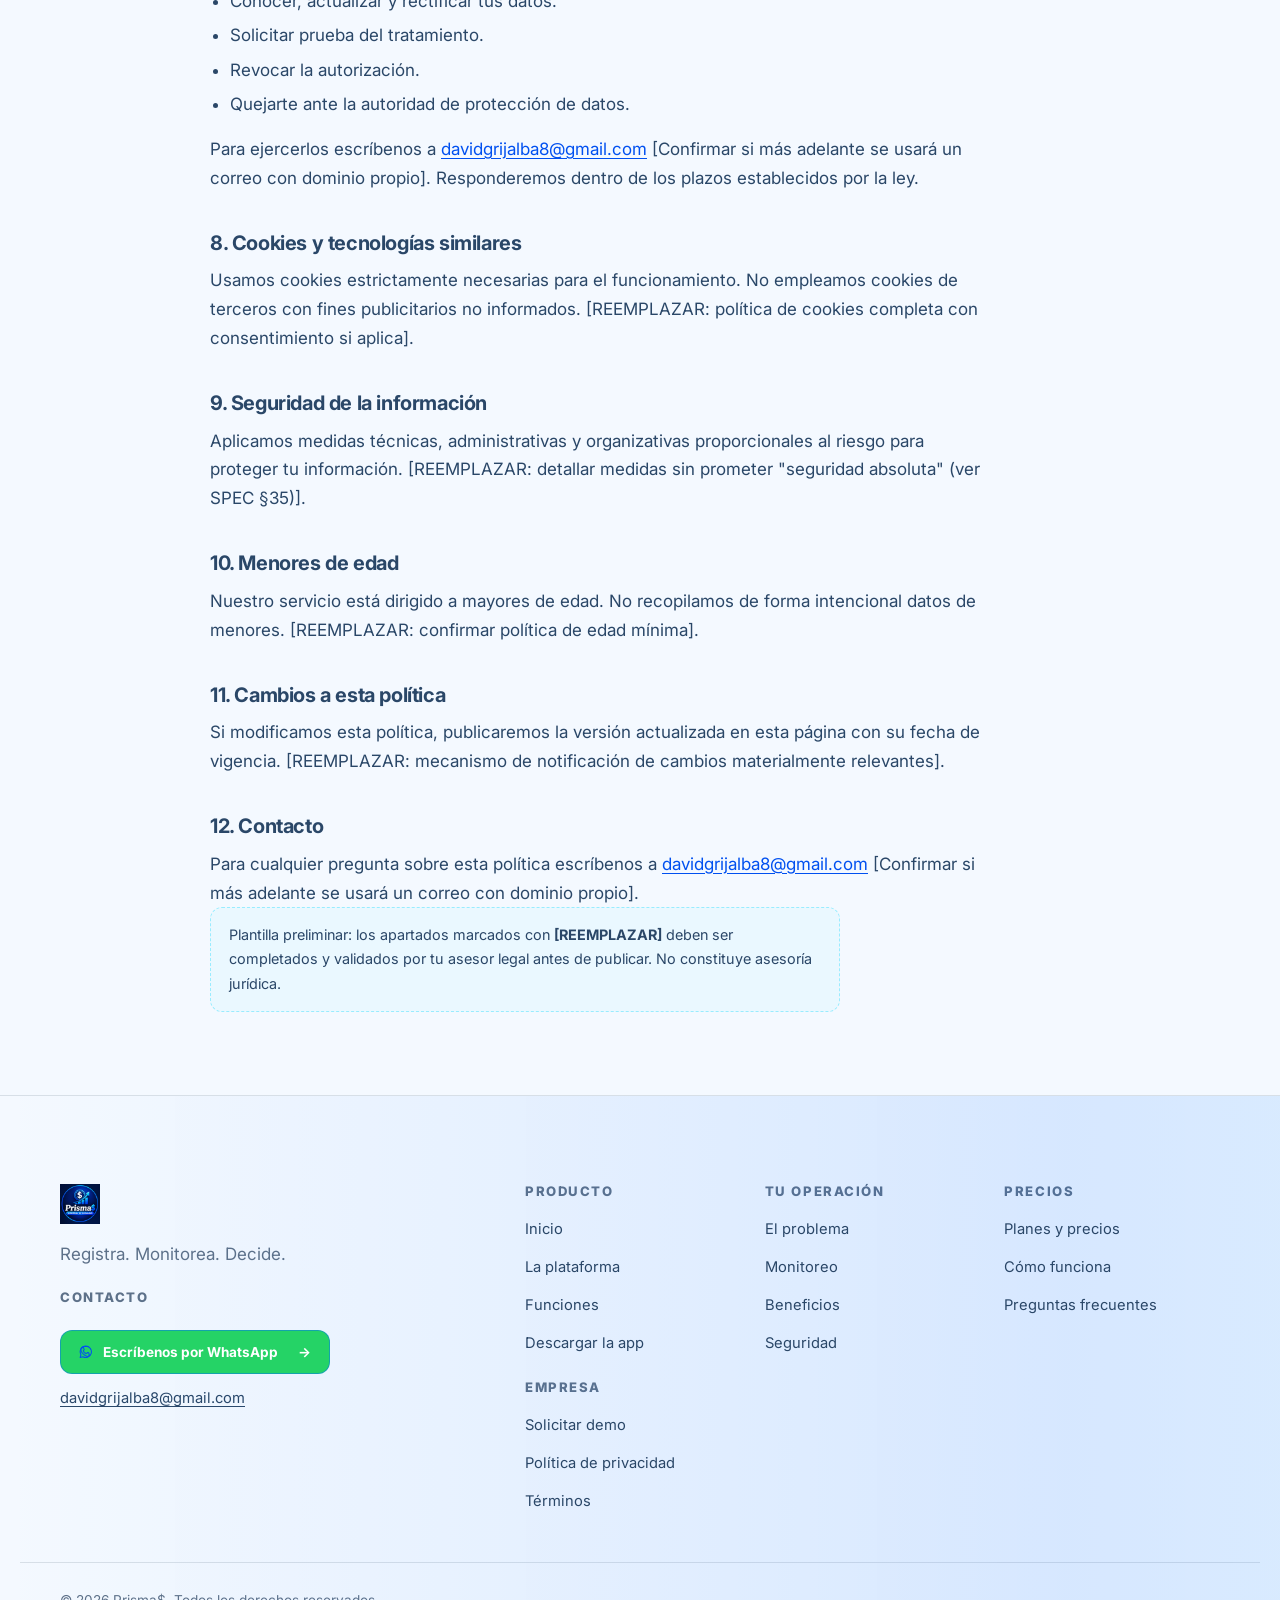
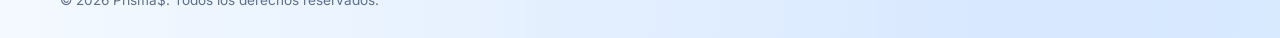
<file: paginas/politica-de-privacidad.html>
<!DOCTYPE html>
<html lang="es">
<head>
  <meta charset="UTF-8" />
  <meta name="viewport" content="width=device-width, initial-scale=1.0" />

  <title>Política de privacidad | Prisma$</title>
  <meta name="description" content="Política de privacidad de Prisma$ Control de Recaudo: qué datos tratamos, con qué finalidad y cómo ejercer tus derechos." />
  <meta name="robots" content="index, follow" />
  <meta name="theme-color" content="#00123C" />
  <meta name="author" content="Prisma$" />

  <link rel="icon" type="image/png" sizes="64x64" href="../recursos/imagenes/icon-64.png" />
  <link rel="apple-touch-icon" sizes="180x180" href="../recursos/imagenes/icon-180.png" />

  <!-- Canonical: ajustar al dominio final de despliegue -->
  <link rel="canonical" href="https://agutierrezg1995.github.io/Prisma--App-de-Recaudo/paginas/politica-de-privacidad.html" />

  <meta property="og:type" content="website" />
  <meta property="og:locale" content="es_ES" />
  <meta property="og:site_name" content="Prisma$" />
  <meta property="og:title" content="Política de privacidad | Prisma$" />
  <meta property="og:description" content="Qué datos tratamos, con qué finalidad y cómo ejercer tus derechos." />
  <meta property="og:url" content="https://agutierrezg1995.github.io/Prisma--App-de-Recaudo/paginas/politica-de-privacidad.html" />
  <meta property="og:image" content="https://agutierrezg1995.github.io/Prisma--App-de-Recaudo/recursos/imagenes/og-image.png" />
  <meta property="og:image:width" content="1200" />
  <meta property="og:image:height" content="630" />

  <meta name="twitter:card" content="summary_large_image" />
  <meta name="twitter:title" content="Política de privacidad | Prisma$" />
  <meta name="twitter:description" content="Qué datos tratamos, con qué finalidad y cómo ejercer tus derechos." />
  <meta name="twitter:image" content="https://agutierrezg1995.github.io/Prisma--App-de-Recaudo/recursos/imagenes/og-image.png" />

  <link rel="preconnect" href="https://fonts.googleapis.com" />
  <link rel="preconnect" href="https://fonts.gstatic.com" crossorigin />
  <link href="https://fonts.googleapis.com/css2?family=Inter:wght@400;500;600;700;800;900&display=swap" rel="stylesheet" />

  <link rel="stylesheet" href="../estilos/estilos.css" />
  <script>document.documentElement.classList.add("js");</script>
  <script>
    (function () {
      try {
        var t = localStorage.getItem("prisma-theme");
        document.documentElement.setAttribute("data-theme", t === "light" ? "light" : "dark");
      } catch (e) {
        document.documentElement.setAttribute("data-theme", "dark");
      }
    })();
  </script>
</head>

<body id="inicio">
  <a class="skip-link" href="#main">Saltar al contenido</a>

  <div class="bg-decor" aria-hidden="true">
    <span class="prism prism--1"></span>
    <span class="prism prism--2"></span>
    <span class="glow glow--1"></span>
    <span class="glow glow--2"></span>
  </div>

  <!-- ============ NAVBAR ============ -->
  <header class="navbar" id="navbar" data-navbar>
    <div class="container navbar__inner">
      <a class="navbar__brand" href="../index.html" aria-label="Prisma$, inicio">
        <img src="../recursos/imagenes/logo.webp" alt="Logo Prisma$ Control de Recaudo" class="navbar__logo" width="42" height="42" />
      </a>

      <nav class="navbar__nav" id="nav-menu" aria-label="Navegación principal">
        <ul class="navbar__list">
          <li><a class="navbar__link is-active" href="../index.html" data-spy>Inicio</a></li>
          <li><a class="navbar__link" href="../index.html#solucion" data-spy>Solución</a></li>
          <li><a class="navbar__link" href="../index.html#beneficios" data-spy>Beneficios</a></li>
          <li><a class="navbar__link" href="../index.html#como-funciona" data-spy>Cómo funciona</a></li>
          <li><a class="navbar__link" href="../index.html#seguridad" data-spy>Seguridad</a></li>
          <li><a class="navbar__link" href="../index.html#preguntas" data-spy>Preguntas</a></li>
          <li class="navbar__mobile-cta"><a class="btn btn--primary" href="solicitar-demo.html">Solicitar demo</a></li>
        </ul>
      </nav>

      <div class="navbar__actions">
        <a class="btn btn--primary btn--sm navbar__cta" href="solicitar-demo.html">Solicitar demo</a>
        <div class="theme-switch" role="group" aria-label="Tema de la página" data-theme-switch>
          <span class="theme-switch__ind" aria-hidden="true"></span>
          <button class="theme-switch__opt" type="button" data-theme-set="light" aria-pressed="false">
            <svg viewBox="0 0 24 24" fill="none" aria-hidden="true" focusable="false"><circle cx="12" cy="12" r="4.2" fill="currentColor"/><g stroke="currentColor" stroke-width="2" stroke-linecap="round"><path d="M12 2.2v2.2M12 19.6v2.2M4.6 4.6l1.6 1.6M17.8 17.8l1.6 1.6M2.2 12h2.2M19.6 12h2.2M4.6 19.4l1.6-1.6M17.8 6.2l1.6-1.6"/></g></svg>
            <span class="sr-only">Tema claro</span>
          </button>
          <button class="theme-switch__opt" type="button" data-theme-set="dark" aria-pressed="true">
            <svg viewBox="0 0 24 24" fill="none" aria-hidden="true" focusable="false"><path d="M20.5 13.6A8.6 8.6 0 1 1 10.4 3.5a6.9 6.9 0 0 0 10.1 10.1Z" fill="currentColor"/></svg>
            <span class="sr-only">Tema oscuro</span>
          </button>
        </div>
        <button class="navbar__toggle" type="button" aria-label="Abrir menú" aria-expanded="false" aria-controls="nav-menu" data-menu-toggle>
          <span></span><span></span><span></span>
        </button>
      </div>
    </div>
  </header>

  <main id="main">
    <section class="section section--legal">
      <div class="container">
        <article class="legal">
          <nav class="legal__crumb" aria-label="Migajas de pan">
            <a href="../index.html">Prisma$</a>
            <span aria-hidden="true">&rsaquo;</span>
            <span aria-current="page">Política de privacidad</span>
          </nav>

          <h1>Política de privacidad</h1>
          <p class="legal__meta">Última actualización: <strong>[FECHA · REEMPLAZAR]</strong></p>

          <p class="lead">En Prisma$ Control de Recaudo tratamos tus datos personales de forma transparente y bajo los principios de finalidad, necesidad y proporcionalidad. Este documento explica qué información recopilamos y para qué la usamos.</p>

          <h2>1. Responsable del tratamiento</h2>
          <p>[REEMPLAZAR: razón social completa, NIT, domicilio principal y correo de contacto del responsable del tratamiento. Ejemplo de estructura:] <span class="legal__note">Prisma$</span>, con domicilio en <span class="legal__note">[CIUDAD, DIRECCIÓN]</span>. Para dudas o solicitudes de datos personales escríbenos a <a href="mailto:davidgrijalba8@gmail.com">davidgrijalba8@gmail.com</a> [Confirmar si más adelante se usará un correo con dominio propio].</p>

          <h2>2. Datos que recopilamos</h2>
          <ul>
            <li>Datos de identificación y contacto: nombre, correo electrónico, teléfono.</li>
            <li>Datos de la operación de recaudo que ingresas y consultas en la plataforma.</li>
            <li>Datos de uso y técnicos: dispositivo, navegador e información de acceso agregada.</li>
          </ul>
          <p>[REEMPLAZAR: completar el detalle final según el tratamiento real implementado].</p>

          <h2>3. Finalidad del tratamiento</h2>
          <ul>
            <li>Prestar el servicio de registro, monitoreo y consulta de recaudo.</li>
            <li>Atender solicitudes y brindar soporte.</li>
            <li>Cumplir obligaciones legales y tributarias.</li>
          </ul>
          <p>[REEMPLAZAR: precisar finalidades y marketing si aplica, con opción de revocar consentimiento].</p>

          <h2>4. Base legal</h2>
          <p>El tratamiento se fundamenta en la ejecución del servicio contratado, el consentimiento del titular y el cumplimiento de obligaciones legales. [REEMPLAZAR: normativa aplicable según jurisdicción, p. ej. Ley 1581 de 2012 en Colombia].</p>

          <h2>5. Destinatarios de los datos</h2>
          <p>No vendemos datos personales. Solo compartimos información con proveedores de infraestructura necesarios para el servicio o cuando la ley lo exija. [REEMPLAZAR: listar encargados del tratamiento y país de almacenamiento].</p>

          <h2>6. Conservación</h2>
          <p>Conservamos los datos mientras exista relación contractual o la obligación legal lo requiera, y luego los suprimimos o anonimizamos. [REEMPLAZAR: plazos concretos].</p>

          <h2>7. Derechos del titular</h2>
          <ul>
            <li>Conocer, actualizar y rectificar tus datos.</li>
            <li>Solicitar prueba del tratamiento.</li>
            <li>Revocar la autorización.</li>
            <li>Quejarte ante la autoridad de protección de datos.</li>
          </ul>
          <p>Para ejercerlos escríbenos a <a href="mailto:davidgrijalba8@gmail.com">davidgrijalba8@gmail.com</a> [Confirmar si más adelante se usará un correo con dominio propio]. Responderemos dentro de los plazos establecidos por la ley.</p>

          <h2>8. Cookies y tecnologías similares</h2>
          <p>Usamos cookies estrictamente necesarias para el funcionamiento. No empleamos cookies de terceros con fines publicitarios no informados. [REEMPLAZAR: política de cookies completa con consentimiento si aplica].</p>

          <h2>9. Seguridad de la información</h2>
          <p>Aplicamos medidas técnicas, administrativas y organizativas proporcionales al riesgo para proteger tu información. [REEMPLAZAR: detallar medidas sin prometer "seguridad absoluta" (ver SPEC §35)].</p>

          <h2>10. Menores de edad</h2>
          <p>Nuestro servicio está dirigido a mayores de edad. No recopilamos de forma intencional datos de menores. [REEMPLAZAR: confirmar política de edad mínima].</p>

          <h2>11. Cambios a esta política</h2>
          <p>Si modificamos esta política, publicaremos la versión actualizada en esta página con su fecha de vigencia. [REEMPLAZAR: mecanismo de notificación de cambios materialmente relevantes].</p>

          <h2>12. Contacto</h2>
          <p>Para cualquier pregunta sobre esta política escríbenos a <a href="mailto:davidgrijalba8@gmail.com">davidgrijalba8@gmail.com</a> [Confirmar si más adelante se usará un correo con dominio propio].</p>

          <p class="legal__note">Plantilla preliminar: los apartados marcados con <strong>[REEMPLAZAR]</strong> deben ser completados y validados por tu asesor legal antes de publicar. No constituye asesoría jurídica.</p>
        </article>
      </div>
    </section>
  </main>

  <!-- ============ FOOTER ============ -->
  <footer class="footer">
    <div class="container footer__inner">
      <div class="footer__brand">
        <img src="../recursos/imagenes/logo.webp" alt="Logo Prisma$ Control de Recaudo" class="footer__logo" width="40" height="40" loading="lazy" />
        <p>Registra. Monitorea. Decide.</p>

        <div class="footer__contact" data-contact-block hidden>
          <h2 class="footer__contact-title">Contacto</h2>
          <a class="btn btn--secondary btn--sm footer__wa" href="solicitar-demo.html" data-wa-fab hidden data-wa-message="Hola, quiero más información sobre Prisma$ Control de Recaudo.">
            <span data-icon="whatsapp" aria-hidden="true"></span>
            Escríbenos por WhatsApp
          </a>
          <a class="footer__email" data-wa-email hidden>Correo de contacto</a>
          <ul class="footer__social" data-social hidden aria-label="Redes sociales de Prisma$"></ul>
        </div>
      </div>

      <nav class="footer__cols" aria-label="Enlaces del sitio">
        <div class="footer__col">
          <h2>Producto</h2>
          <ul>
            <li><a href="../index.html#inicio">Inicio</a></li>
            <li><a href="../index.html#experiencia">La plataforma</a></li>
            <li><a href="../index.html#solucion">Funciones</a></li>
            <li><a href="../index.html#descarga">Descargar la app</a></li>
          </ul>
        </div>
        <div class="footer__col">
          <h2>Tu operación</h2>
          <ul>
            <li><a href="../index.html#problema">El problema</a></li>
            <li><a href="../index.html#monitoreo">Monitoreo</a></li>
            <li><a href="../index.html#beneficios">Beneficios</a></li>
            <li><a href="../index.html#seguridad">Seguridad</a></li>
          </ul>
        </div>
        <div class="footer__col">
          <h2>Precios</h2>
          <ul>
            <li><a href="../index.html#planes">Planes y precios</a></li>
            <li><a href="../index.html#como-funciona">Cómo funciona</a></li>
            <li><a href="../index.html#preguntas">Preguntas frecuentes</a></li>
          </ul>
        </div>
        <div class="footer__col">
          <h2>Empresa</h2>
          <ul>
            <li><a href="../solicitar-demo.html">Solicitar demo</a></li>
            <li><a href="../politica-de-privacidad.html">Política de privacidad</a></li>
            <li><a href="../terminos.html">Términos</a></li>
          </ul>
        </div>
      </nav>
    </div>

    <div class="container footer__bottom">
      <p>&copy; <span data-year>2026</span> Prisma$. Todos los derechos reservados.</p>

    </div>
  </footer>

  <a class="wa-fab" href="solicitar-demo.html" aria-label="Escríbenos por WhatsApp" data-wa-fab hidden data-wa-message="Hola, quiero más información sobre Prisma$ Control de Recaudo.">
    <span data-icon="whatsapp" aria-hidden="true"></span>
  </a>

  <script src="../scripts/principal.js" defer></script>
</body>
</html>
</file>
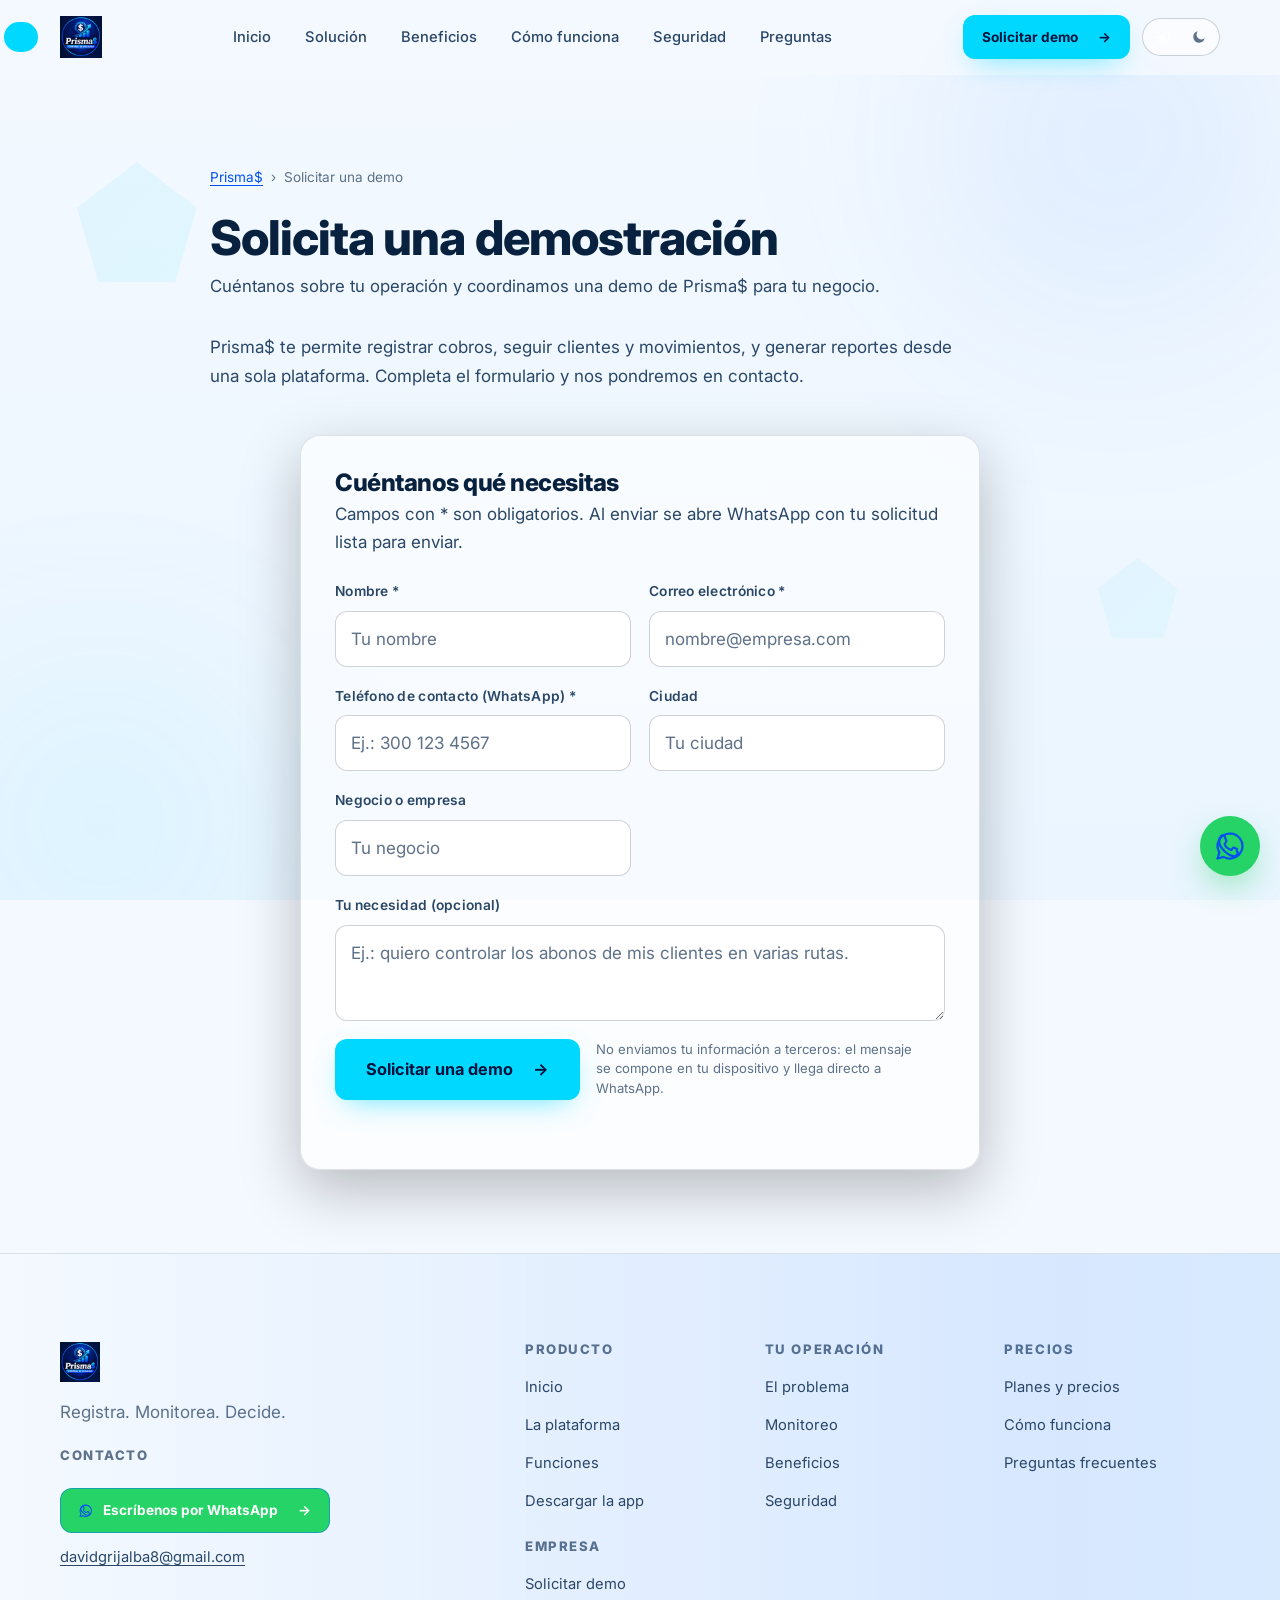
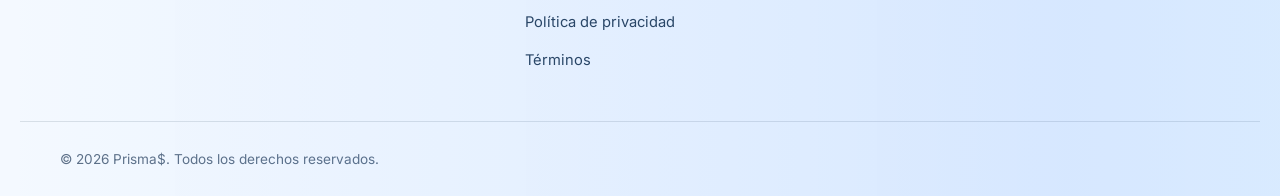
<file: paginas/solicitar-demo.html>
<!DOCTYPE html>
<html lang="es">
<head>
  <meta charset="UTF-8" />
  <meta name="viewport" content="width=device-width, initial-scale=1.0" />

  <title>Solicitar una demo | Prisma$</title>
  <meta name="description" content="Solicita una demostración de Prisma$ Control de Recaudo y descubre cómo registrar, monitorear y reportar tu recaudo desde una sola plataforma." />
  <meta name="robots" content="index, follow" />
  <meta name="theme-color" content="#00123C" />
  <meta name="author" content="Prisma$" />

  <link rel="icon" type="image/png" sizes="64x64" href="../recursos/imagenes/icon-64.png" />
  <link rel="apple-touch-icon" sizes="180x180" href="../recursos/imagenes/icon-180.png" />

  <link rel="canonical" href="https://agutierrezg1995.github.io/Prisma--App-de-Recaudo/paginas/solicitar-demo.html" />

  <meta property="og:type" content="website" />
  <meta property="og:locale" content="es_ES" />
  <meta property="og:site_name" content="Prisma$" />
  <meta property="og:title" content="Solicitar una demo | Prisma$" />
  <meta property="og:description" content="Pide una demostración de Prisma$ Control de Recaudo y mira tu operación desde una sola plataforma." />
  <meta property="og:url" content="https://agutierrezg1995.github.io/Prisma--App-de-Recaudo/paginas/solicitar-demo.html" />
  <meta property="og:image" content="https://agutierrezg1995.github.io/Prisma--App-de-Recaudo/recursos/imagenes/og-image.png" />
  <meta property="og:image:width" content="1200" />
  <meta property="og:image:height" content="630" />

  <meta name="twitter:card" content="summary_large_image" />
  <meta name="twitter:title" content="Solicitar una demo | Prisma$" />
  <meta name="twitter:description" content="Pide una demostración de Prisma$ Control de Recaudo y mira tu operación desde una sola plataforma." />
  <meta name="twitter:image" content="https://agutierrezg1995.github.io/Prisma--App-de-Recaudo/recursos/imagenes/og-image.png" />

  <link rel="preconnect" href="https://fonts.googleapis.com" />
  <link rel="preconnect" href="https://fonts.gstatic.com" crossorigin />
  <link href="https://fonts.googleapis.com/css2?family=Inter:wght@400;500;600;700;800;900&display=swap" rel="stylesheet" />

  <link rel="stylesheet" href="../estilos/estilos.css" />
  <script>document.documentElement.classList.add("js");</script>
  <!-- Arranque del tema antes del primer pintado: evita el destello (FOUC).
       El valor por defecto de marca es oscuro; el sistema operativo no decide. -->
  <script>
    (function () {
      try {
        var t = localStorage.getItem("prisma-theme");
        document.documentElement.setAttribute("data-theme", t === "light" ? "light" : "dark");
      } catch (e) {
        document.documentElement.setAttribute("data-theme", "dark");
      }
    })();
  </script>
</head>

<body id="inicio">
  <a class="skip-link" href="#main">Saltar al contenido</a>

  <div class="bg-decor" aria-hidden="true">
    <span class="prism prism--1"></span>
    <span class="prism prism--2"></span>
    <span class="glow glow--1"></span>
    <span class="glow glow--2"></span>
  </div>

  <!-- ============ NAVBAR ============ -->
  <header class="navbar" id="navbar" data-navbar>
    <div class="container navbar__inner">
      <a class="navbar__brand" href="../index.html" aria-label="Prisma$, inicio">
        <img src="../recursos/imagenes/logo.webp" alt="Logo Prisma$ Control de Recaudo" class="navbar__logo" width="42" height="42" />
      </a>

      <nav class="navbar__nav" id="nav-menu" aria-label="Navegación principal">
        <ul class="navbar__list">
          <li><a class="navbar__link" href="../index.html">Inicio</a></li>
          <li><a class="navbar__link" href="../index.html#solucion">Solución</a></li>
          <li><a class="navbar__link" href="../index.html#beneficios">Beneficios</a></li>
          <li><a class="navbar__link" href="../index.html#como-funciona">Cómo funciona</a></li>
          <li><a class="navbar__link" href="../index.html#seguridad">Seguridad</a></li>
          <li><a class="navbar__link" href="../index.html#preguntas">Preguntas</a></li>
          <li class="navbar__mobile-cta"><a class="btn btn--primary" href="#solicitar">Solicitar demo</a></li>
        </ul>
      </nav>

      <div class="navbar__actions">
        <a class="btn btn--primary btn--sm navbar__cta" href="#solicitar">Solicitar demo</a>
        <div class="theme-switch" role="group" aria-label="Tema de la página" data-theme-switch>
          <span class="theme-switch__ind" aria-hidden="true"></span>
          <button class="theme-switch__opt" type="button" data-theme-set="light" aria-pressed="false">
            <svg viewBox="0 0 24 24" fill="none" aria-hidden="true" focusable="false"><circle cx="12" cy="12" r="4.2" fill="currentColor"/><g stroke="currentColor" stroke-width="2" stroke-linecap="round"><path d="M12 2.2v2.2M12 19.6v2.2M4.6 4.6l1.6 1.6M17.8 17.8l1.6 1.6M2.2 12h2.2M19.6 12h2.2M4.6 19.4l1.6-1.6M17.8 6.2l1.6-1.6"/></g></svg>
            <span class="sr-only">Tema claro</span>
          </button>
          <button class="theme-switch__opt" type="button" data-theme-set="dark" aria-pressed="true">
            <svg viewBox="0 0 24 24" fill="none" aria-hidden="true" focusable="false"><path d="M20.5 13.6A8.6 8.6 0 1 1 10.4 3.5a6.9 6.9 0 0 0 10.1 10.1Z" fill="currentColor"/></svg>
            <span class="sr-only">Tema oscuro</span>
          </button>
        </div>
        <button class="navbar__toggle" type="button" aria-label="Abrir menú" aria-expanded="false" aria-controls="nav-menu" data-menu-toggle>
          <span></span><span></span><span></span>
        </button>
      </div>
    </div>
  </header>

  <main id="main">
    <section class="section section--legal" id="solicitar">
      <div class="container">
        <div class="legal">
          <nav class="legal__crumb" aria-label="Migajas de pan">
            <a href="../index.html">Prisma$</a>
            <span aria-hidden="true">&rsaquo;</span>
            <span aria-current="page">Solicitar una demo</span>
          </nav>

          <h1>Solicita una demostración</h1>
          <p class="lead">Cuéntanos sobre tu operación y coordinamos una demo de Prisma$ para tu negocio.</p>
          <p>Prisma$ te permite registrar cobros, seguir clientes y movimientos, y generar reportes desde una sola plataforma. Completa el formulario y nos pondremos en contacto.</p>
        </div>

        <form class="demo-form" data-demo-form novalidate>
          <h2 class="demo-form__title">Cuéntanos qué necesitas</h2>
          <p class="demo-form__lead">Campos con * son obligatorios. Al enviar se abre WhatsApp con tu solicitud lista para enviar.</p>
          <div class="demo-form__grid">
            <div class="form__field">
              <label class="form__label" for="demo-nombre">Nombre *</label>
              <input class="form__input" id="demo-nombre" name="nombre" type="text" autocomplete="name" required minlength="2" maxlength="80" placeholder="Tu nombre" />
            </div>
            <div class="form__field">
              <label class="form__label" for="demo-correo">Correo electrónico *</label>
              <input class="form__input" id="demo-correo" name="correo" type="email" autocomplete="email" required maxlength="120" placeholder="nombre@empresa.com" />
            </div>
            <div class="form__field">
              <label class="form__label" for="demo-telefono">Teléfono de contacto (WhatsApp) *</label>
              <input class="form__input" id="demo-telefono" name="telefono" type="tel" inputmode="tel" autocomplete="tel" required pattern="^\+?[0-9()\s-]{7,20}$" minlength="7" maxlength="20" placeholder="Ej.: 300 123 4567" />
            </div>
            <div class="form__field">
              <label class="form__label" for="demo-ciudad">Ciudad</label>
              <input class="form__input" id="demo-ciudad" name="ciudad" type="text" autocomplete="address-level2" maxlength="80" placeholder="Tu ciudad" />
            </div>
            <div class="form__field">
              <label class="form__label" for="demo-empresa">Negocio o empresa</label>
              <input class="form__input" id="demo-empresa" name="empresa" type="text" autocomplete="organization" maxlength="80" placeholder="Tu negocio" />
            </div>
            <div class="form__field form__field--full">
              <label class="form__label" for="demo-mensaje">Tu necesidad (opcional)</label>
              <textarea class="form__textarea" id="demo-mensaje" name="mensaje" maxlength="500" placeholder="Ej.: quiero controlar los abonos de mis clientes en varias rutas."></textarea>
            </div>
            <div class="form__actions form__field--full">
              <button class="btn btn--primary btn--lg" type="submit">Solicitar una demo</button>
              <p class="form__hint">No enviamos tu información a terceros: el mensaje se compone en tu dispositivo y llega directo a WhatsApp.</p>
            </div>
            <p class="form__status form__field--full" role="status" aria-live="polite" data-demo-status></p>
          </div>
          <noscript>Para usar el formulario necesitas activar JavaScript en tu navegador. También puedes consultar las <a href="../index.html#preguntas">preguntas frecuentes</a>.</noscript>
        </form>
      </div>
    </section>
  </main>

  <!-- ============ FOOTER ============ -->
  <footer class="footer">
    <div class="container footer__inner">
      <div class="footer__brand">
        <img src="../recursos/imagenes/logo.webp" alt="Logo Prisma$ Control de Recaudo" class="footer__logo" width="40" height="40" loading="lazy" />
        <p>Registra. Monitorea. Decide.</p>

        <div class="footer__contact" data-contact-block hidden>
          <h2 class="footer__contact-title">Contacto</h2>
          <a class="btn btn--secondary btn--sm footer__wa" href="solicitar-demo.html" data-wa-fab hidden data-wa-message="Hola, quiero más información sobre Prisma$ Control de Recaudo.">
            <span data-icon="whatsapp" aria-hidden="true"></span>
            Escríbenos por WhatsApp
          </a>
          <a class="footer__email" data-wa-email hidden>Correo de contacto</a>
          <ul class="footer__social" data-social hidden aria-label="Redes sociales de Prisma$"></ul>
        </div>
      </div>

      <nav class="footer__cols" aria-label="Enlaces del sitio">
        <div class="footer__col">
          <h2>Producto</h2>
          <ul>
            <li><a href="../index.html#inicio">Inicio</a></li>
            <li><a href="../index.html#experiencia">La plataforma</a></li>
            <li><a href="../index.html#solucion">Funciones</a></li>
            <li><a href="../index.html#descarga">Descargar la app</a></li>
          </ul>
        </div>
        <div class="footer__col">
          <h2>Tu operación</h2>
          <ul>
            <li><a href="../index.html#problema">El problema</a></li>
            <li><a href="../index.html#monitoreo">Monitoreo</a></li>
            <li><a href="../index.html#beneficios">Beneficios</a></li>
            <li><a href="../index.html#seguridad">Seguridad</a></li>
          </ul>
        </div>
        <div class="footer__col">
          <h2>Precios</h2>
          <ul>
            <li><a href="../index.html#planes">Planes y precios</a></li>
            <li><a href="../index.html#como-funciona">Cómo funciona</a></li>
            <li><a href="../index.html#preguntas">Preguntas frecuentes</a></li>
          </ul>
        </div>
        <div class="footer__col">
          <h2>Empresa</h2>
          <ul>
            <li><a href="../solicitar-demo.html">Solicitar demo</a></li>
            <li><a href="../politica-de-privacidad.html">Política de privacidad</a></li>
            <li><a href="../terminos.html">Términos</a></li>
          </ul>
        </div>
      </nav>
    </div>

    <div class="container footer__bottom">
      <p>&copy; <span data-year>2026</span> Prisma$. Todos los derechos reservados.</p>

    </div>
  </footer>

  <a class="wa-fab" href="solicitar-demo.html" aria-label="Escríbenos por WhatsApp" data-wa-fab hidden data-wa-message="Hola, quiero más información sobre Prisma$ Control de Recaudo.">
    <span data-icon="whatsapp" aria-hidden="true"></span>
  </a>

  <script src="../scripts/principal.js" defer></script>
</body>

</html>
</file>
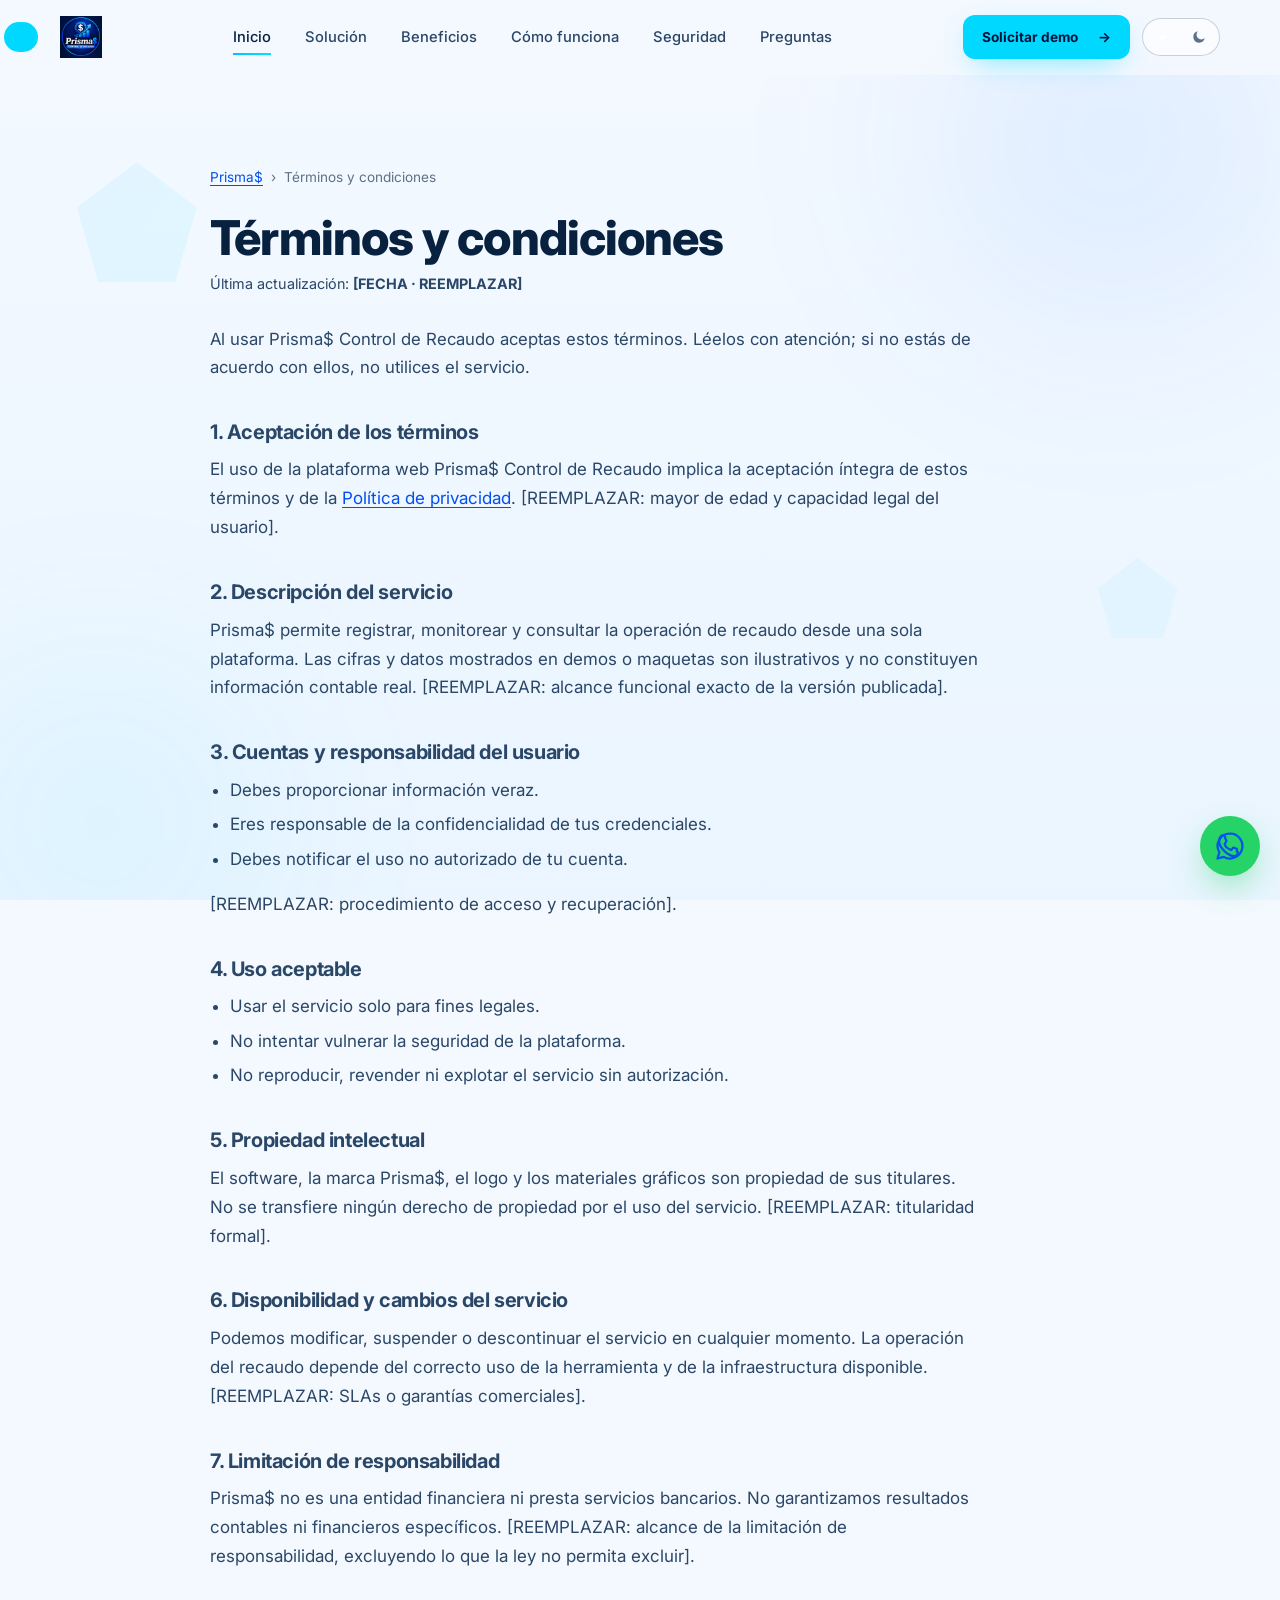
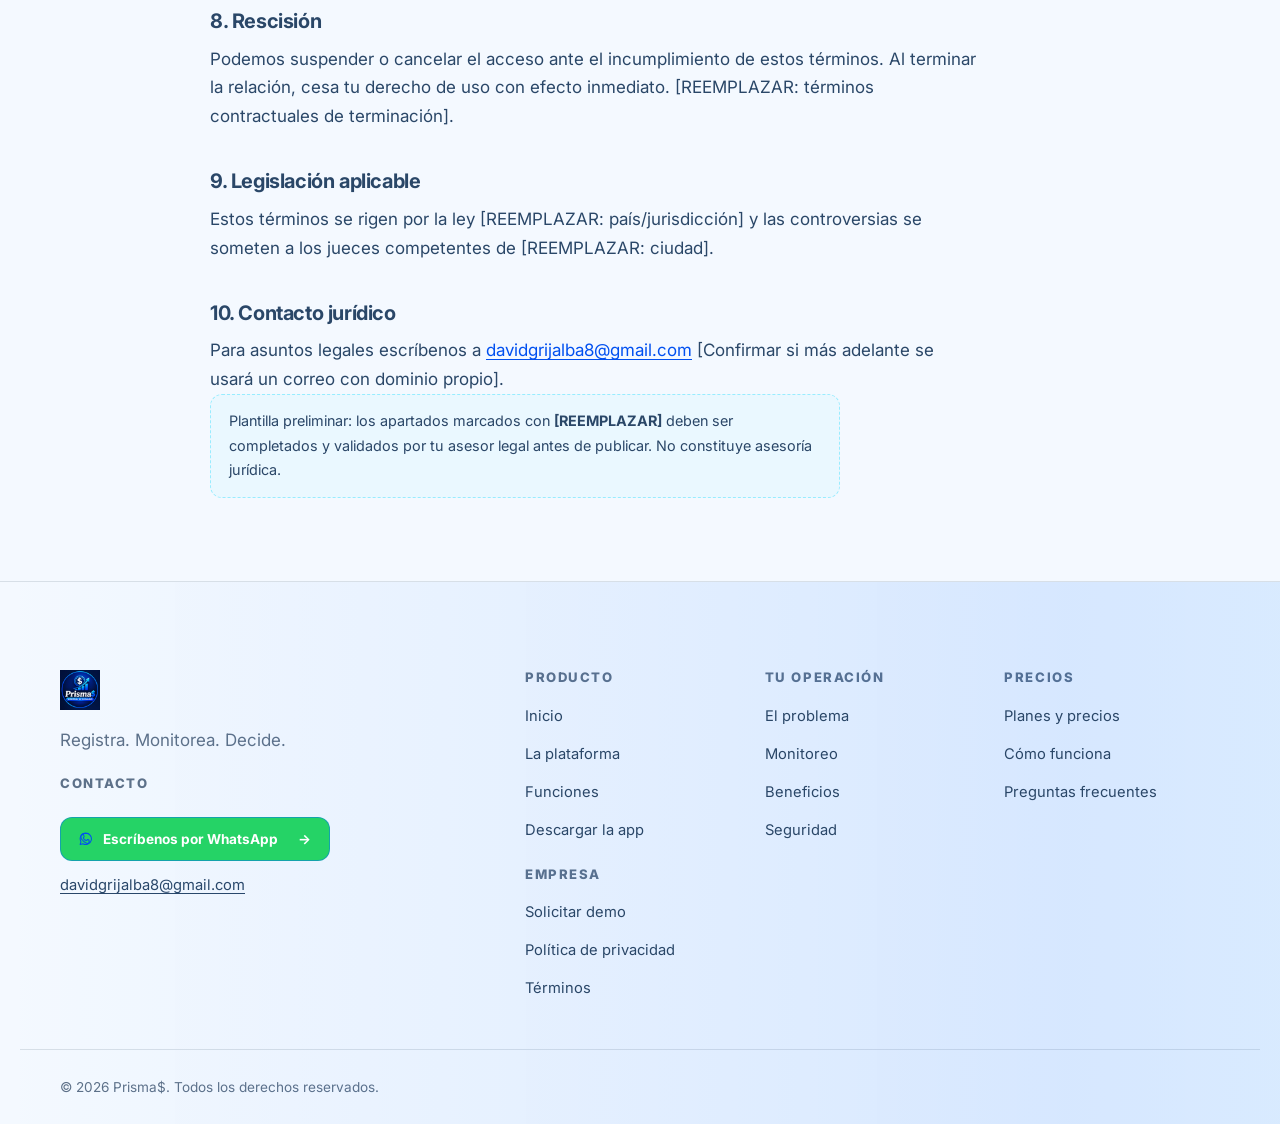
<file: paginas/terminos.html>
<!DOCTYPE html>
<html lang="es">
<head>
  <meta charset="UTF-8" />
  <meta name="viewport" content="width=device-width, initial-scale=1.0" />

  <title>Términos y condiciones | Prisma$</title>
  <meta name="description" content="Términos y condiciones del servicio de Prisma$ Control de Recaudo: condiciones de uso, licencia, limitaciones y contacto." />
  <meta name="robots" content="index, follow" />
  <meta name="theme-color" content="#00123C" />
  <meta name="author" content="Prisma$" />

  <link rel="icon" type="image/png" sizes="64x64" href="../recursos/imagenes/icon-64.png" />
  <link rel="apple-touch-icon" sizes="180x180" href="../recursos/imagenes/icon-180.png" />

  <!-- Canonical: ajustar al dominio final de despliegue -->
  <link rel="canonical" href="https://agutierrezg1995.github.io/Prisma--App-de-Recaudo/paginas/terminos.html" />

  <meta property="og:type" content="website" />
  <meta property="og:locale" content="es_ES" />
  <meta property="og:site_name" content="Prisma$" />
  <meta property="og:title" content="Términos y condiciones | Prisma$" />
  <meta property="og:description" content="Condiciones de uso, licencia, limitaciones y contacto del servicio." />
  <meta property="og:url" content="https://agutierrezg1995.github.io/Prisma--App-de-Recaudo/paginas/terminos.html" />
  <meta property="og:image" content="https://agutierrezg1995.github.io/Prisma--App-de-Recaudo/recursos/imagenes/og-image.png" />
  <meta property="og:image:width" content="1200" />
  <meta property="og:image:height" content="630" />

  <meta name="twitter:card" content="summary_large_image" />
  <meta name="twitter:title" content="Términos y condiciones | Prisma$" />
  <meta name="twitter:description" content="Condiciones de uso, licencia, limitaciones y contacto del servicio." />
  <meta name="twitter:image" content="https://agutierrezg1995.github.io/Prisma--App-de-Recaudo/recursos/imagenes/og-image.png" />

  <link rel="preconnect" href="https://fonts.googleapis.com" />
  <link rel="preconnect" href="https://fonts.gstatic.com" crossorigin />
  <link href="https://fonts.googleapis.com/css2?family=Inter:wght@400;500;600;700;800;900&display=swap" rel="stylesheet" />

  <link rel="stylesheet" href="../estilos/estilos.css" />
  <script>document.documentElement.classList.add("js");</script>
  <script>
    (function () {
      try {
        var t = localStorage.getItem("prisma-theme");
        document.documentElement.setAttribute("data-theme", t === "light" ? "light" : "dark");
      } catch (e) {
        document.documentElement.setAttribute("data-theme", "dark");
      }
    })();
  </script>
</head>

<body id="inicio">
  <a class="skip-link" href="#main">Saltar al contenido</a>

  <div class="bg-decor" aria-hidden="true">
    <span class="prism prism--1"></span>
    <span class="prism prism--2"></span>
    <span class="glow glow--1"></span>
    <span class="glow glow--2"></span>
  </div>

  <!-- ============ NAVBAR ============ -->
  <header class="navbar" id="navbar" data-navbar>
    <div class="container navbar__inner">
      <a class="navbar__brand" href="../index.html" aria-label="Prisma$, inicio">
        <img src="../recursos/imagenes/logo.webp" alt="Logo Prisma$ Control de Recaudo" class="navbar__logo" width="42" height="42" />
      </a>

      <nav class="navbar__nav" id="nav-menu" aria-label="Navegación principal">
        <ul class="navbar__list">
          <li><a class="navbar__link is-active" href="../index.html" data-spy>Inicio</a></li>
          <li><a class="navbar__link" href="../index.html#solucion" data-spy>Solución</a></li>
          <li><a class="navbar__link" href="../index.html#beneficios" data-spy>Beneficios</a></li>
          <li><a class="navbar__link" href="../index.html#como-funciona" data-spy>Cómo funciona</a></li>
          <li><a class="navbar__link" href="../index.html#seguridad" data-spy>Seguridad</a></li>
          <li><a class="navbar__link" href="../index.html#preguntas" data-spy>Preguntas</a></li>
          <li class="navbar__mobile-cta"><a class="btn btn--primary" href="solicitar-demo.html">Solicitar demo</a></li>
        </ul>
      </nav>

      <div class="navbar__actions">
        <a class="btn btn--primary btn--sm navbar__cta" href="solicitar-demo.html">Solicitar demo</a>
        <div class="theme-switch" role="group" aria-label="Tema de la página" data-theme-switch>
          <span class="theme-switch__ind" aria-hidden="true"></span>
          <button class="theme-switch__opt" type="button" data-theme-set="light" aria-pressed="false">
            <svg viewBox="0 0 24 24" fill="none" aria-hidden="true" focusable="false"><circle cx="12" cy="12" r="4.2" fill="currentColor"/><g stroke="currentColor" stroke-width="2" stroke-linecap="round"><path d="M12 2.2v2.2M12 19.6v2.2M4.6 4.6l1.6 1.6M17.8 17.8l1.6 1.6M2.2 12h2.2M19.6 12h2.2M4.6 19.4l1.6-1.6M17.8 6.2l1.6-1.6"/></g></svg>
            <span class="sr-only">Tema claro</span>
          </button>
          <button class="theme-switch__opt" type="button" data-theme-set="dark" aria-pressed="true">
            <svg viewBox="0 0 24 24" fill="none" aria-hidden="true" focusable="false"><path d="M20.5 13.6A8.6 8.6 0 1 1 10.4 3.5a6.9 6.9 0 0 0 10.1 10.1Z" fill="currentColor"/></svg>
            <span class="sr-only">Tema oscuro</span>
          </button>
        </div>
        <button class="navbar__toggle" type="button" aria-label="Abrir menú" aria-expanded="false" aria-controls="nav-menu" data-menu-toggle>
          <span></span><span></span><span></span>
        </button>
      </div>
    </div>
  </header>

  <main id="main">
    <section class="section section--legal">
      <div class="container">
        <article class="legal">
          <nav class="legal__crumb" aria-label="Migajas de pan">
            <a href="../index.html">Prisma$</a>
            <span aria-hidden="true">&rsaquo;</span>
            <span aria-current="page">Términos y condiciones</span>
          </nav>

          <h1>Términos y condiciones</h1>
          <p class="legal__meta">Última actualización: <strong>[FECHA · REEMPLAZAR]</strong></p>

          <p class="lead">Al usar Prisma$ Control de Recaudo aceptas estos términos. Léelos con atención; si no estás de acuerdo con ellos, no utilices el servicio.</p>

          <h2>1. Aceptación de los términos</h2>
          <p>El uso de la plataforma web Prisma$ Control de Recaudo implica la aceptación íntegra de estos términos y de la <a href="politica-de-privacidad.html">Política de privacidad</a>. [REEMPLAZAR: mayor de edad y capacidad legal del usuario].</p>

          <h2>2. Descripción del servicio</h2>
          <p>Prisma$ permite registrar, monitorear y consultar la operación de recaudo desde una sola plataforma. Las cifras y datos mostrados en demos o maquetas son ilustrativos y no constituyen información contable real. [REEMPLAZAR: alcance funcional exacto de la versión publicada].</p>

          <h2>3. Cuentas y responsabilidad del usuario</h2>
          <ul>
            <li>Debes proporcionar información veraz.</li>
            <li>Eres responsable de la confidencialidad de tus credenciales.</li>
            <li>Debes notificar el uso no autorizado de tu cuenta.</li>
          </ul>
          <p>[REEMPLAZAR: procedimiento de acceso y recuperación].</p>

          <h2>4. Uso aceptable</h2>
          <ul>
            <li>Usar el servicio solo para fines legales.</li>
            <li>No intentar vulnerar la seguridad de la plataforma.</li>
            <li>No reproducir, revender ni explotar el servicio sin autorización.</li>
          </ul>

          <h2>5. Propiedad intelectual</h2>
          <p>El software, la marca Prisma$, el logo y los materiales gráficos son propiedad de sus titulares. No se transfiere ningún derecho de propiedad por el uso del servicio. [REEMPLAZAR: titularidad formal].</p>

          <h2>6. Disponibilidad y cambios del servicio</h2>
          <p>Podemos modificar, suspender o descontinuar el servicio en cualquier momento. La operación del recaudo depende del correcto uso de la herramienta y de la infraestructura disponible. [REEMPLAZAR: SLAs o garantías comerciales].</p>

          <h2>7. Limitación de responsabilidad</h2>
          <p>Prisma$ no es una entidad financiera ni presta servicios bancarios. No garantizamos resultados contables ni financieros específicos. [REEMPLAZAR: alcance de la limitación de responsabilidad, excluyendo lo que la ley no permita excluir].</p>

          <h2>8. Rescisión</h2>
          <p>Podemos suspender o cancelar el acceso ante el incumplimiento de estos términos. Al terminar la relación, cesa tu derecho de uso con efecto inmediato. [REEMPLAZAR: términos contractuales de terminación].</p>

          <h2>9. Legislación aplicable</h2>
          <p>Estos términos se rigen por la ley [REEMPLAZAR: país/jurisdicción] y las controversias se someten a los jueces competentes de [REEMPLAZAR: ciudad].</p>

          <h2>10. Contacto jurídico</h2>
          <p>Para asuntos legales escríbenos a <a href="mailto:davidgrijalba8@gmail.com">davidgrijalba8@gmail.com</a> [Confirmar si más adelante se usará un correo con dominio propio].</p>

          <p class="legal__note">Plantilla preliminar: los apartados marcados con <strong>[REEMPLAZAR]</strong> deben ser completados y validados por tu asesor legal antes de publicar. No constituye asesoría jurídica.</p>
        </article>
      </div>
    </section>
  </main>

  <!-- ============ FOOTER ============ -->
  <footer class="footer">
    <div class="container footer__inner">
      <div class="footer__brand">
        <img src="../recursos/imagenes/logo.webp" alt="Logo Prisma$ Control de Recaudo" class="footer__logo" width="40" height="40" loading="lazy" />
        <p>Registra. Monitorea. Decide.</p>

        <div class="footer__contact" data-contact-block hidden>
          <h2 class="footer__contact-title">Contacto</h2>
          <a class="btn btn--secondary btn--sm footer__wa" href="solicitar-demo.html" data-wa-fab hidden data-wa-message="Hola, quiero más información sobre Prisma$ Control de Recaudo.">
            <span data-icon="whatsapp" aria-hidden="true"></span>
            Escríbenos por WhatsApp
          </a>
          <a class="footer__email" data-wa-email hidden>Correo de contacto</a>
          <ul class="footer__social" data-social hidden aria-label="Redes sociales de Prisma$"></ul>
        </div>
      </div>

      <nav class="footer__cols" aria-label="Enlaces del sitio">
        <div class="footer__col">
          <h2>Producto</h2>
          <ul>
            <li><a href="../index.html#inicio">Inicio</a></li>
            <li><a href="../index.html#experiencia">La plataforma</a></li>
            <li><a href="../index.html#solucion">Funciones</a></li>
            <li><a href="../index.html#descarga">Descargar la app</a></li>
          </ul>
        </div>
        <div class="footer__col">
          <h2>Tu operación</h2>
          <ul>
            <li><a href="../index.html#problema">El problema</a></li>
            <li><a href="../index.html#monitoreo">Monitoreo</a></li>
            <li><a href="../index.html#beneficios">Beneficios</a></li>
            <li><a href="../index.html#seguridad">Seguridad</a></li>
          </ul>
        </div>
        <div class="footer__col">
          <h2>Precios</h2>
          <ul>
            <li><a href="../index.html#planes">Planes y precios</a></li>
            <li><a href="../index.html#como-funciona">Cómo funciona</a></li>
            <li><a href="../index.html#preguntas">Preguntas frecuentes</a></li>
          </ul>
        </div>
        <div class="footer__col">
          <h2>Empresa</h2>
          <ul>
            <li><a href="../solicitar-demo.html">Solicitar demo</a></li>
            <li><a href="../politica-de-privacidad.html">Política de privacidad</a></li>
            <li><a href="../terminos.html">Términos</a></li>
          </ul>
        </div>
      </nav>
    </div>

    <div class="container footer__bottom">
      <p>&copy; <span data-year>2026</span> Prisma$. Todos los derechos reservados.</p>

    </div>
  </footer>

  <a class="wa-fab" href="solicitar-demo.html" aria-label="Escríbenos por WhatsApp" data-wa-fab hidden data-wa-message="Hola, quiero más información sobre Prisma$ Control de Recaudo.">
    <span data-icon="whatsapp" aria-hidden="true"></span>
  </a>

  <script src="../scripts/principal.js" defer></script>
</body>
</html>
</file>
<file: estilos/estilos.css>
/* =========================================================
   PRISMA$ — DESIGN SYSTEM + LANDING
   ========================================================= */

/* ---------- TOKENS ---------- */
:root {
  /* Primary */
  --prisma-navy-950: #00123C;
  --prisma-navy-900: #00183C;
  --prisma-navy-800: #00265C;
  --prisma-blue-900: #00398F;
  --prisma-blue-800: #0050F0;
  --prisma-blue-700: #0068FF;
  --prisma-blue-600: #0088FF;

  /* Cyan / accent */
  --prisma-cyan-500: #00BFFF;
  --prisma-cyan-400: #00D8FF;
  --prisma-cyan-300: #38D8F8;
  --prisma-aqua: #00E5FF;

  /* Light */
  --prisma-white: #FFFFFF;
  --prisma-surface: #F4F9FF;
  --prisma-surface-2: #EAF5FF;
  --prisma-text-dark: #08213F;
  --prisma-text-muted: #5E7188;

  /* Brand accent */
  --prisma-yellow: #FFC21A;

  /* Semantic */
  --success: #17C784;
  --warning: #FFB020;
  --danger: #FF4D67;
  --danger-ink: #FF8A9B;
  --info: #00A8FF;

  /* Gradients */
  --grad-principal: linear-gradient(135deg, #00123C 0%, #00398F 45%, #0068FF 100%);
  --grad-hero: linear-gradient(115deg, #00123C 0%, #00265C 45%, #0050F0 100%);
  --grad-cyan: linear-gradient(135deg, #00BFFF, #00E5FF);
  --grad-dark: linear-gradient(180deg, #00123C 0%, #000B26 100%);
  --grad-cta: linear-gradient(135deg, #00123C 0%, #0050F0 100%);

  /* Surfaces & ink (dark theme) */
  --bg: #00123C;
  --bg-deep: #000B26;
  --ink: #FFFFFF;
  --ink-soft: #C9DBF2;
  --ink-muted: #8FA8C8;
  --line: rgba(255, 255, 255, 0.10);
  --line-strong: rgba(255, 255, 255, 0.18);
  --glass: rgba(255, 255, 255, 0.045);
  --glass-2: rgba(255, 255, 255, 0.07);

  /* Superficies sobre contenido: marcos de imagen, chips flotantes y bandas.
     Antes iban como rgba navy fijos, lo que dejaba el tema claro a medias. */
  --media-bg: rgba(0, 18, 60, 0.35);
  --media-veil: linear-gradient(180deg, rgba(0, 18, 60, 0.06), rgba(0, 18, 60, 0.34));
  --chip-bg: rgba(0, 18, 60, 0.75);
  --float-bg: rgba(0, 18, 60, 0.88);
  --band-bg: rgba(0, 24, 60, 0.6);
  --device-chrome: rgba(0, 18, 60, 0.92);
  --field-bg: rgba(0, 11, 38, 0.55);

  /* Radius */
  --r-sm: 12px;
  --r-md: 16px;
  --r-lg: 20px;
  --r-xl: 28px;

  /* Layout */
  --container: 1240px;
  --gutter: clamp(20px, 4vw, 40px);

  /* Motion */
  --ease: cubic-bezier(0.22, 1, 0.36, 1);
  --ease-soft: cubic-bezier(0.4, 0, 0.2, 1);
  --dur: 600ms;

  /* Announcement bar (topbar): offset de desplazamiento del navbar/hero */
  --announce-offset: 44px;
}

/* ---------- RESET / BASE ---------- */
*, *::before, *::after { box-sizing: border-box; }
* { margin: 0; }

html {
  scroll-behavior: smooth;
  scroll-padding-top: calc(88px + var(--announce-offset, 0px));
  -webkit-text-size-adjust: 100%;
  /* Los brillos decorativos (.glow, .solution__glow) sangran fuera del viewport
     a propósito. El overflow va en `html` y no en `body`: puesto en `body`
     pasaría a ser contenedor de scroll y rompería el navbar `position: sticky`.
     `clip` recorta sin crear contenedor; `hidden` queda como respaldo. */
  overflow-x: hidden;
}

@supports (overflow-x: clip) {
  html { overflow-x: clip; }
}

body {
  font-family: "Inter", system-ui, -apple-system, "Segoe UI", Roboto, sans-serif;
  font-size: clamp(17px, 1.1vw, 20px);
  line-height: 1.65;
  color: var(--ink);
  background: var(--prisma-navy-950);
  -webkit-font-smoothing: antialiased;
  text-rendering: optimizeLegibility;
}

body.no-scroll { overflow: hidden; }

img { display: block; max-width: 100%; height: auto; }
a { color: inherit; text-decoration: none; }
ul, ol { list-style: none; padding: 0; }
button { font: inherit; color: inherit; cursor: pointer; }

h1, h2, h3, h4 { line-height: 1.08; font-weight: 800; letter-spacing: -0.02em; }

:focus-visible {
  outline: 3px solid var(--prisma-cyan-400);
  outline-offset: 3px;
  border-radius: 6px;
}

.skip-link {
  position: absolute;
  left: 16px;
  top: -60px;
  z-index: 200;
  padding: 10px 18px;
  background: var(--prisma-cyan-400);
  color: var(--prisma-navy-950);
  border-radius: 10px;
  font-weight: 700;
  transition: top 0.2s var(--ease);
}
.skip-link:focus { top: 16px; }

/* ---------- TYPOGRAPHY UTILITIES ---------- */
.text-gradient {
  background: var(--grad-cyan);
  -webkit-background-clip: text;
          background-clip: text;
  -webkit-text-fill-color: transparent;
  color: transparent;
}
.eyebrow {
  display: inline-block;
  font-size: 0.78rem;
  font-weight: 700;
  letter-spacing: 0.16em;
  text-transform: uppercase;
  color: var(--prisma-cyan-400);
  margin-bottom: 18px;
}
.eyebrow--light { color: var(--prisma-cyan-300); }

/* ---------- LAYOUT ---------- */
.container {
  width: 100%;
  max-width: var(--container);
  margin-inline: auto;
  padding-inline: var(--gutter);
}

.section {
  position: relative;
  padding-block: clamp(48px, 6.5vw, 88px);
}

/* Compactación de densidad §40: reduce el hueco visual entre secciones de 72–140px a 48–88px */
.section + .section { padding-top: clamp(28px, 4vw, 52px); }

.section__header {
  max-width: 780px;
  margin-bottom: clamp(24px, 3.5vw, 40px);
}
.section__title { font-size: clamp(32px, 4vw, 54px); }
.section__lead {
  margin-top: 22px;
  color: var(--ink-soft);
  max-width: 620px;
}

/* ---------- BACKGROUND DECOR ---------- */
.bg-decor {
  position: fixed;
  inset: 0;
  z-index: -1;
  pointer-events: none;
  background: var(--grad-dark);
  overflow: hidden;
  contain: paint;
}
.glow {
  position: absolute;
  border-radius: 50%;
  filter: blur(90px);
  opacity: 0.5;
}
.glow--1 {
  width: 46vw; height: 46vw;
  top: -12vw; right: -10vw;
  background: radial-gradient(circle, rgba(0, 104, 255, 0.55), transparent 70%);
}
.glow--2 {
  width: 40vw; height: 40vw;
  bottom: -14vw; left: -12vw;
  background: radial-gradient(circle, rgba(0, 216, 255, 0.32), transparent 70%);
}
.grid-lines {
  position: absolute;
  inset: 0;
  background-image:
    linear-gradient(rgba(255, 255, 255, 0.035) 1px, transparent 1px),
    linear-gradient(90deg, rgba(255, 255, 255, 0.035) 1px, transparent 1px);
  background-size: 80px 80px;
  mask-image: radial-gradient(ellipse at 50% 0%, #000 0%, transparent 75%);
}

.prism {
  position: absolute;
  width: 120px;
  height: 120px;
  background: var(--grad-cyan);
  opacity: 0.07;
  clip-path: polygon(50% 0%, 100% 38%, 82% 100%, 18% 100%, 0% 38%);
  animation: float 12s ease-in-out infinite;
}
.prism--1 { top: 18%; left: 6%; }
.prism--2 { top: 62%; right: 8%; width: 80px; height: 80px; animation-delay: -4s; opacity: 0.05; }
.prism--3 { top: 40%; right: 24%; width: 56px; height: 56px; animation-delay: -8s; opacity: 0.06; }

@keyframes float {
  0%, 100% { transform: translateY(0) rotate(0deg); }
  50% { transform: translateY(-22px) rotate(6deg); }
}

/* ---------- BADGE / CHIP / DOT ---------- */
.badge {
  display: inline-flex;
  align-items: center;
  gap: 8px;
  padding: 8px 16px;
  font-size: 0.78rem;
  font-weight: 700;
  letter-spacing: 0.12em;
  text-transform: uppercase;
  color: var(--prisma-cyan-300);
  background: rgba(0, 216, 255, 0.08);
  border: 1px solid rgba(0, 216, 255, 0.28);
  border-radius: 999px;
  margin-bottom: 26px;
}

.chip-list { display: flex; flex-wrap: wrap; gap: 10px; margin: 28px 0 32px; }
.chip {
  padding: 8px 16px;
  font-size: 0.85rem;
  font-weight: 600;
  color: var(--ink-soft);
  background: var(--glass);
  border: 1px solid var(--line);
  border-radius: 999px;
  transition: border-color 0.3s var(--ease), color 0.3s var(--ease);
}
.chip:hover { border-color: var(--prisma-cyan-400); color: var(--prisma-cyan-300); }

.chip__detail {
  position: relative;
  display: inline-block;
}
.chip__detail summary {
  cursor: pointer;
  list-style: none;
  display: inline-flex;
  align-items: center;
  gap: 6px;
  font: inherit;
  color: inherit;
}
.chip__detail summary::-webkit-details-marker { display: none; }
.chip__detail summary::after {
  content: "+";
  font-size: 0.85em;
  font-weight: 700;
  color: var(--ink-muted);
  transition: transform 0.2s var(--ease);
}
.chip__detail[open] summary::after { transform: rotate(45deg); }
.chip__detail summary:focus-visible {
  outline: 2px solid var(--prisma-cyan-300);
  outline-offset: 3px;
  border-radius: 999px;
  color: var(--prisma-cyan-300);
}
.chip__detail .card__detail-body {
  position: absolute;
  top: calc(100% + 10px);
  left: 0;
  z-index: 6;
  width: clamp(220px, 18vw, 300px);
  min-width: 220px;
  max-width: calc(100vw - 32px);
  padding: 12px 14px;
  background: rgba(8, 20, 58, 0.97);
  border: 1px solid var(--line);
  border-radius: var(--r-sm);
  box-shadow: 0 14px 40px rgba(2, 6, 23, 0.5);
}
@media (max-width: 520px) {
  .chip__detail .card__detail-body { left: auto; right: 0; }
}

.dot { width: 8px; height: 8px; border-radius: 50%; display: inline-block; }
.dot--cyan { background: var(--prisma-cyan-400); box-shadow: 0 0 12px var(--prisma-cyan-400); }

/* ---------- SIN ICONOS GENÉRICOS (decorativos ocultos) ---------- */
.card__icon,
.float-card__icon,
.notif__icon,
.timeline__icon,
.security__list [data-icon] { display: none !important; }

.check-dot {
  width: 7px; height: 7px; border-radius: 50%;
  background: var(--prisma-cyan-400);
  box-shadow: 0 0 10px rgba(0, 216, 255, 0.8);
  flex: none;
}
.check-list li { display: flex; align-items: center; gap: 10px; }

/* ---------- TEXTOS JUSTIFICADOS (P17) ---------- */
.slide__text,
.card__text,
.section__lead,
.cta__text,
.faq__item p,
.security__list li { text-align: justify; }

/* ---------- BUTTONS ---------- */
.btn {
  display: inline-flex;
  align-items: center;
  justify-content: center;
  gap: 10px;
  padding: 13px 24px;
  font-size: 0.95rem;
  font-weight: 700;
  border: 1px solid transparent;
  border-radius: var(--r-sm);
  cursor: pointer;
  position: relative;
  overflow: hidden;
  transition: transform 0.25s var(--ease), box-shadow 0.3s var(--ease),
              background 0.3s var(--ease), border-color 0.3s var(--ease);
  white-space: nowrap;
}
.btn:active { transform: scale(0.98); }
.btn[hidden] { display: none; }

.btn--primary {
  background: var(--prisma-cyan-400);
  color: var(--prisma-navy-950);
  box-shadow: 0 10px 30px -12px rgba(0, 216, 255, 0.7);
}
.btn--primary:hover {
  box-shadow: 0 16px 40px -12px rgba(0, 216, 255, 0.95);
  transform: translateY(-2px);
}

.btn--secondary {
  background: transparent;
  color: var(--ink);
  border-color: rgba(0, 216, 255, 0.55);
}
.btn--secondary:hover {
  background: rgba(0, 216, 255, 0.10);
  border-color: var(--prisma-cyan-400);
  transform: translateY(-2px);
}

.btn--sm { padding: 10px 18px; font-size: 0.85rem; }
.btn--lg { padding: 16px 30px; font-size: 1.02rem; }

/* ---------- ICONS ---------- */
[data-icon] {
  display: inline-flex;
  align-items: center;
  justify-content: center;
  color: var(--prisma-cyan-400);
}
[data-icon] svg { width: 1em; height: 1em; display: block; }
.card__icon [data-icon], .card__icon[data-icon] { font-size: 1.6rem; }
.btn [data-icon], .wa-fab [data-icon], .footer__wa [data-icon] { color: currentColor; }

/* =========================================================
   NAVBAR
   ========================================================= */
.navbar {
  position: fixed;
  inset: var(--announce-offset, 0px) 0 auto 0;
  z-index: 100;
  background: transparent;
  border-bottom: 1px solid transparent;
  transition: background 0.35s var(--ease), border-color 0.35s var(--ease),
              backdrop-filter 0.35s var(--ease), inset 0.35s var(--ease);
}
.navbar.is-scrolled {
  background: rgba(0, 18, 60, 0.88);
  backdrop-filter: blur(18px);
  -webkit-backdrop-filter: blur(18px);
  border-bottom: 1px solid rgba(255, 255, 255, 0.10);
}
.navbar__inner {
  display: flex;
  align-items: center;
  justify-content: space-between;
  gap: 24px;
  min-height: 74px;
}
.navbar__logo { height: 42px; width: auto; animation: navLogo 0.8s var(--ease) both; }
@keyframes navLogo {
  from { opacity: 0; transform: translateY(-10px); }
  to { opacity: 1; transform: none; }
}

.navbar__list { display: flex; align-items: center; gap: 6px; }
.navbar__link {
  position: relative;
  display: inline-block;
  padding: 8px 14px;
  font-size: 0.92rem;
  font-weight: 500;
  color: var(--ink-soft);
  border-radius: 8px;
  transition: color 0.3s var(--ease);
}
.navbar__link::after {
  content: "";
  position: absolute;
  left: 14px; right: 14px; bottom: 2px;
  height: 2px;
  background: var(--grad-cyan);
  transform: scaleX(0);
  transform-origin: left;
  transition: transform 0.3s var(--ease);
}
.navbar__link:hover { color: var(--ink); }
.navbar__link:hover::after,
.navbar__link.is-active::after { transform: scaleX(1); }
.navbar__link.is-active { color: var(--ink); }

.navbar__actions { display: flex; align-items: center; gap: 12px; }
.navbar__mobile-cta { display: none; }

/* Conmutador de tema: control segmentado sol/luna.
   Dos botones con etiqueta estable y `aria-pressed` propio (sin doble señal),
   más un indicador cian que se desliza. El estado real vive en html[data-theme]. */
.theme-switch {
  position: relative;
  display: inline-flex;
  align-items: center;
  gap: 2px;
  padding: 3px;
  border: 1px solid var(--line-strong);
  border-radius: 999px;
  background: var(--glass);
  isolation: isolate;
}
.theme-switch__opt {
  position: relative;
  z-index: 1;
  display: inline-flex;
  align-items: center;
  justify-content: center;
  gap: 6px;
  width: 34px;
  height: 30px;
  padding: 0;
  border: 0;
  border-radius: 999px;
  background: transparent;
  color: var(--ink-muted);
  cursor: pointer;
  transition: color 0.3s var(--ease);
}
.theme-switch__opt svg { width: 16px; height: 16px; flex: none; }
.theme-switch__opt:hover { color: var(--ink-soft); }
.theme-switch__opt[aria-pressed="true"] { color: var(--prisma-navy-950); }
html[data-theme="light"] .theme-switch__opt[aria-pressed="true"] { color: var(--prisma-white); }
.theme-switch__opt:focus-visible {
  outline: 2px solid var(--prisma-cyan-400);
  outline-offset: 2px;
}
/* Indicador deslizante: elipse cian detrás de la opción activa. */
.theme-switch__ind {
  position: absolute;
  z-index: 0;
  top: 3px;
  left: 3px;
  width: 34px;
  height: 30px;
  border-radius: 999px;
  background: var(--prisma-cyan-400);
  transform: translateX(var(--theme-x, 0px));
  transition: transform 0.38s var(--ease), background 0.3s var(--ease);
}
.theme-switch:hover { border-color: rgba(0, 216, 255, 0.4); }

/* ---------- TEMA CLARO (P8) ----------
   Se completa aquí lo que antes quedaba en navy fijo: sin esto, activar el tema
   claro dejaba bandas y marcos oscuros sobre un fondo blanco. */
html[data-theme="light"] {
  --bg: #F4F9FF;
  --bg-deep: #EAF5FF;
  --ink: #08213F;
  --ink-soft: #2A4768;
  --ink-muted: #5E7188;
  --line: rgba(8, 33, 63, 0.12);
  --line-strong: rgba(8, 33, 63, 0.2);
  --glass: rgba(255, 255, 255, 0.6);
  --glass-2: rgba(255, 255, 255, 0.75);
  --media-bg: rgba(8, 33, 63, 0.07);
  --media-veil: linear-gradient(180deg, rgba(8, 33, 63, 0), rgba(8, 33, 63, 0.16));
  --chip-bg: rgba(255, 255, 255, 0.88);
  --float-bg: rgba(255, 255, 255, 0.94);
  --band-bg: rgba(234, 245, 255, 0.92);
  --device-chrome: rgba(255, 255, 255, 0.94);
}
html[data-theme="light"] .navbar,
html[data-theme="light"] .topbar,
html[data-theme="light"] .footer { background: rgba(244, 249, 255, 0.9); }
html[data-theme="light"] .navbar.is-scrolled { background: rgba(244, 249, 255, 0.92); border-bottom-color: rgba(8, 33, 63, 0.12); }
html[data-theme="light"] .navbar__nav { background: rgba(244, 249, 255, 0.98); border-bottom-color: rgba(8, 33, 63, 0.12); }
html[data-theme="light"] .navbar__link { color: var(--ink-soft); }
html[data-theme="light"] .navbar__link:hover,
html[data-theme="light"] .navbar__link.is-active { color: var(--ink); }
html[data-theme="light"] .topbar__text { color: var(--ink-soft); }
html[data-theme="light"] .topbar__text strong { color: #0050F0; }
html[data-theme="light"] .topbar__link { color: #0050F0; }
html[data-theme="light"] .topbar__link:hover,
html[data-theme="light"] .topbar__link:focus-visible { color: #00398F; }
html[data-theme="light"] .card,
html[data-theme="light"] .faq__item,
html[data-theme="light"] .chip,
html[data-theme="light"] .plan,
html[data-theme="light"] .slide,
html[data-theme="light"] .showcase__card,
html[data-theme="light"] .device { background: var(--prisma-white); }
/* Los sellos de marca (cinta de capacidades) mantienen texto de alto contraste. */
html[data-theme="light"] .marquee__group { color: var(--ink-soft); }
html[data-theme="light"] .to-top { color: #0050F0; }
html[data-theme="light"] .btn--secondary { border-color: rgba(0, 104, 255, 0.45); }
html[data-theme="light"] .text-gradient { background-image: linear-gradient(135deg, #0050F0, #0088FF); -webkit-background-clip: text; background-clip: text; }

/* ---------- TEMA CLARO: SUPERFICIE DE PÁGINA (O-01.b) ----------
   El conmutador del 29-09 invirtió los tokens de tinta pero dejó el fondo en navy
   fijo (`body` y `.bg-decor` usaban `--prisma-navy-950` y `--grad-dark` sin
   override): el tema claro pintaba texto oscuro sobre fondo oscuro. Aquí se
   completa la capa de superficie, que es lo que faltaba para que el tema claro
   fuera realmente claro. */
html[data-theme="light"] body { background: var(--prisma-surface); }
html[data-theme="light"] .bg-decor { background: linear-gradient(180deg, var(--prisma-surface) 0%, var(--prisma-surface-2) 100%); }
html[data-theme="light"] .glow--1 { background: radial-gradient(circle, rgba(0, 104, 255, 0.20), transparent 70%); }
html[data-theme="light"] .glow--2 { background: radial-gradient(circle, rgba(0, 216, 255, 0.16), transparent 70%); }
html[data-theme="light"] .grid-lines {
  background-image:
    linear-gradient(rgba(8, 33, 63, 0.055) 1px, transparent 1px),
    linear-gradient(90deg, rgba(8, 33, 63, 0.055) 1px, transparent 1px);
}
html[data-theme="light"] .preloader { background: var(--prisma-surface); }
html[data-theme="light"] .toast {
  background: rgba(255, 255, 255, 0.98);
  color: var(--prisma-text-dark);
}
html[data-theme="light"] {
  --field-bg: #FFFFFF;
  --danger-ink: #C41E3A;
}
/* Las bandas oscuras (#security) se mantienen oscuras por diseño de marca: se
   re-escapan los tokens de tinta para que su texto siga siendo legible. */
html[data-theme="light"] .security {
  --ink: #FFFFFF;
  --ink-soft: #C9DBF2;
  --ink-muted: #8FA8C8;
  --line: rgba(255, 255, 255, 0.10);
  --line-strong: rgba(255, 255, 255, 0.18);
  --glass: rgba(255, 255, 255, 0.045);
  --glass-2: rgba(255, 255, 255, 0.07);
}

/* ---------- TEMA CLARO: CONTRASTE DEL ACENTO ----------
   El cian de marca (#00D8FF / #38D8F8) rinde 1.6:1–2.1:1 sobre superficie clara,
   por debajo del 4.5:1 que exige WCAG AA para texto. En tema claro el texto e
   iconos de acento pasan a #0050F0 (6.1:1 sobre #F4F9FF). */
html[data-theme="light"] .eyebrow,
html[data-theme="light"] .badge,
html[data-theme="light"] .timeline__num,
html[data-theme="light"] .card__icon,
html[data-theme="light"] .card__detail summary,
html[data-theme="light"] .card__detail-body strong,
html[data-theme="light"] .chip:hover,
html[data-theme="light"] .chip__detail summary:focus-visible,
html[data-theme="light"] .float-card__icon,
html[data-theme="light"] .slider__counter,
html[data-theme="light"] .pf__tag,
html[data-theme="light"] .plan__spec [data-icon],
html[data-theme="light"] .planes__note [data-icon],
html[data-theme="light"] .faq__item summary::after,
html[data-theme="light"] .form__status,
html[data-theme="light"] .legal__crumb a,
html[data-theme="light"] .legal a,
html[data-theme="light"] .footer__col a:hover,
html[data-theme="light"] .footer__bottom a:hover,
html[data-theme="light"] .footer__email:hover,
html[data-theme="light"] .footer__social a:hover,
html[data-theme="light"] .toast strong,
html[data-theme="light"] [data-icon] { color: #0050F0; }
/* Las bandas que siguen oscuras conservan el cian de marca. */
html[data-theme="light"] .cta [data-icon],
html[data-theme="light"] .security [data-icon] { color: var(--prisma-cyan-400); }

.navbar__toggle {
  display: none;
  width: 44px; height: 44px;
  border: 1px solid var(--line);
  border-radius: 10px;
  background: var(--glass);
  flex-direction: column;
  align-items: center;
  justify-content: center;
  gap: 5px;
}
.navbar__toggle span {
  display: block;
  width: 20px; height: 2px;
  background: var(--ink);
  border-radius: 2px;
  transition: transform 0.3s var(--ease), opacity 0.3s var(--ease);
}
.navbar__toggle[aria-expanded="true"] span:nth-child(1) { transform: translateY(7px) rotate(45deg); }
.navbar__toggle[aria-expanded="true"] span:nth-child(2) { opacity: 0; }
.navbar__toggle[aria-expanded="true"] span:nth-child(3) { transform: translateY(-7px) rotate(-45deg); }

/* =========================================================
   HERO
   ========================================================= */
.hero { padding-top: calc(var(--announce-offset, 0px) + 84px); }
.hero__inner {
  display: grid;
  grid-template-columns: 1.05fr 0.95fr;
  gap: clamp(40px, 5vw, 72px);
  align-items: center;
}
.hero__title { font-size: clamp(42px, 5vw, 76px); }
.hero__line { display: block; }
.hero__text {
  margin-top: 26px;
  font-size: clamp(17px, 1.3vw, 21px);
  color: var(--ink-soft);
  max-width: 540px;
}
.hero__actions { display: flex; flex-wrap: wrap; gap: 14px; margin-top: 34px; }
.hero__meta {
  display: flex; flex-wrap: wrap; gap: 22px;
  margin-top: 34px;
  font-size: 0.88rem;
  color: var(--ink-muted);
}
.hero__meta li { display: flex; align-items: center; gap: 9px; }

.hero__visual { position: relative; }
.hero__media {
  position: relative;
  border-radius: var(--r-xl);
  overflow: hidden;
  border: 1px solid var(--line-strong);
  box-shadow: 0 40px 90px -40px rgba(0, 80, 240, 0.7);
  background: var(--glass);
}
.hero__img { width: 100%; aspect-ratio: 3 / 2; object-fit: cover; }
.hero__media-overlay {
  position: absolute; inset: 0;
  background: linear-gradient(180deg, transparent 40%, rgba(0, 18, 60, 0.55) 100%);
}

.float-card {
  position: absolute;
  display: flex;
  align-items: center;
  gap: 12px;
  padding: 13px 17px;
  background: var(--float-bg);
  backdrop-filter: blur(14px);
  -webkit-backdrop-filter: blur(14px);
  border: 1px solid var(--line-strong);
  border-radius: var(--r-md);
  box-shadow: 0 20px 50px -20px rgba(0, 0, 0, 0.7);
  font-size: 0.8rem;
  will-change: transform;
}
.float-card strong { display: block; font-size: 0.86rem; }
.float-card small { color: var(--ink-muted); }
.float-card__icon {
  display: flex; align-items: center; justify-content: center;
  width: 38px; height: 38px;
  border-radius: 11px;
  background: rgba(0, 216, 255, 0.12);
  color: var(--prisma-cyan-400);
  font-size: 1.15rem;
}
.float-card--a { top: 12%; left: -8%; animation: cardFloat 7s ease-in-out infinite; }
.float-card--b { bottom: 20%; right: -6%; animation: cardFloat 8s ease-in-out infinite -2s; }
.float-card--c { bottom: -3%; left: 12%; animation: cardFloat 9s ease-in-out infinite -4s; }

@keyframes cardFloat {
  0%, 100% { transform: translateY(0); }
  50% { transform: translateY(-12px); }
}

/* =========================================================
   SLIDER
   ========================================================= */
.slider { padding-top: 0; }
.slider__viewport { position: relative; overflow: hidden; }
.slider__track { display: grid; }
.slide {
  grid-area: 1 / 1;
  display: grid;
  grid-template-columns: 0.9fr 1.1fr;
  gap: clamp(28px, 4vw, 56px);
  align-items: center;
  padding: clamp(28px, 4vw, 48px);
  border: 1px solid var(--line);
  border-radius: var(--r-xl);
  background: var(--glass);
  backdrop-filter: blur(10px);
  -webkit-backdrop-filter: blur(10px);
}
.js .slide {
  opacity: 0;
  transform: translateX(28px);
  pointer-events: none;
  transition: opacity 0.7s var(--ease), transform 0.7s var(--ease);
}
.js .slide.is-active { opacity: 1; transform: none; pointer-events: auto; }
.js .slide.is-prev { transform: translateX(-28px); }
.slide__title { font-size: clamp(26px, 2.6vw, 38px); margin-bottom: 16px; }
.slide__text { color: var(--ink-soft); max-width: 420px; }
.slide__media {
  border-radius: var(--r-lg);
  overflow: hidden;
  border: 1px solid var(--line-strong);
  box-shadow: 0 30px 70px -35px rgba(0, 80, 240, 0.75);
}
.slide__media img { width: 100%; aspect-ratio: 16 / 9; object-fit: contain; background: var(--media-bg); }

.sr-only {
  position: absolute;
  width: 1px; height: 1px;
  padding: 0; margin: -1px;
  overflow: hidden;
  clip: rect(0, 0, 0, 0);
  white-space: nowrap;
  border: 0;
}

.slider__arrow {
  position: absolute;
  top: 50%;
  transform: translateY(-50%);
  width: 48px; height: 48px;
  border-radius: 50%;
  border: 1px solid var(--line-strong);
  background: var(--chip-bg);
  backdrop-filter: blur(10px);
  z-index: 3;
  transition: background 0.3s var(--ease), border-color 0.3s var(--ease), transform 0.3s var(--ease);
}
.slider__arrow::before {
  content: "";
  position: absolute; inset: 0;
  margin: auto;
  width: 11px; height: 11px;
  border-top: 2px solid var(--prisma-cyan-400);
  border-right: 2px solid var(--prisma-cyan-400);
}
.slider__arrow--prev { left: -22px; }
.slider__arrow--prev::before { transform: rotate(-135deg); margin-left: 4px; }
.slider__arrow--next { right: -22px; }
.slider__arrow--next::before { transform: rotate(45deg); margin-right: 4px; }
.slider__arrow:hover { background: rgba(0, 216, 255, 0.16); border-color: var(--prisma-cyan-400); }
.slider__arrow:hover { transform: translateY(-50%) scale(1.05); }

.slider__footer {
  display: flex;
  align-items: center;
  justify-content: space-between;
  gap: 24px;
  margin-top: 26px;
}
.slider__dots { display: flex; gap: 10px; }
.slider__dots button {
  width: 34px; height: 4px;
  border: 0; padding: 20px 0;
  border-radius: 999px;
  background: rgba(255, 255, 255, 0.2);
  background-clip: content-box;
  transition: background 0.3s var(--ease);
}
.slider__dots button.is-active { background: var(--grad-cyan); }
.slider__counter {
  display: inline-flex;
  align-items: baseline;
  gap: 2px;
  font-variant-numeric: tabular-nums;
  font-weight: 700;
  letter-spacing: 0.08em;
  color: var(--prisma-cyan-300);
  white-space: nowrap;
}
.slider__counter span { font-size: 0.95rem; }
.slider__counter-total { color: var(--ink-muted); font-size: 0.85rem; font-weight: 600; }
.slider__progress {
  flex: 1;
  height: 3px;
  max-width: 320px;
  background: rgba(255, 255, 255, 0.12);
  border-radius: 999px;
  overflow: hidden;
}
.slider__progress span {
  display: block;
  height: 100%;
  width: 0;
  background: var(--grad-cyan);
  transition: width 0.4s cubic-bezier(0.22, 1, 0.36, 1);
}

/* =========================================================
   CARDS
   ========================================================= */
.card {
  position: relative;
  padding: 30px;
  border: 1px solid var(--line);
  border-radius: var(--r-lg);
  background: linear-gradient(180deg, rgba(255,255,255,0.055), rgba(255,255,255,0.02));
  transition: transform 0.35s var(--ease), border-color 0.35s var(--ease),
              box-shadow 0.35s var(--ease);
}
.card:hover {
  transform: translateY(-6px);
  border-color: rgba(0, 216, 255, 0.4);
  box-shadow: 0 24px 60px -30px rgba(0, 216, 255, 0.6);
}
.card__icon {
  display: inline-flex;
  align-items: center;
  justify-content: center;
  width: 52px; height: 52px;
  border-radius: 14px;
  background: rgba(0, 216, 255, 0.10);
  border: 1px solid rgba(0, 216, 255, 0.2);
  font-size: 1.5rem;
  color: var(--prisma-cyan-400);
  margin-bottom: 20px;
  transition: box-shadow 0.35s var(--ease), transform 0.35s var(--ease);
}
.card:hover .card__icon { box-shadow: 0 0 26px -4px rgba(0, 216, 255, 0.7); }

.card--problem .card__icon { color: var(--ink-muted); }
.card--problem:hover .card__icon { color: var(--prisma-cyan-400); }
.card__title { font-size: 1.25rem; margin-bottom: 10px; }
.card__text { color: var(--ink-soft); font-size: 0.95rem; }
.card__index {
  position: absolute;
  top: 22px; right: 26px;
  font-size: 0.85rem;
  font-weight: 700;
  color: var(--ink-muted);
  letter-spacing: 0.1em;
}

.problem__grid {
  display: grid;
  grid-template-columns: repeat(3, 1fr);
  gap: 22px;
}

/* =========================================================
   SOLUTION
   ========================================================= */
.solution__inner {
  display: grid;
  grid-template-columns: 1fr 1fr;
  gap: clamp(36px, 5vw, 68px);
  align-items: center;
}
.solution__visual { position: relative; overflow: clip; }
.solution__glow {
  position: absolute;
  inset: -12% -8%;
  background: radial-gradient(circle at 60% 40%, rgba(0, 216, 255, 0.22), transparent 65%);
  filter: blur(40px);
  z-index: -1;
}

.device {
  position: relative;
  border-radius: var(--r-xl);
  overflow: hidden;
  border: 1px solid var(--line-strong);
  background: var(--glass);
  box-shadow: 0 40px 90px -45px rgba(0, 0, 0, 0.85);
}
.device img { width: 100%; object-fit: contain; }
.device--dashboard img { aspect-ratio: 1354 / 638; }
.device--wide img { aspect-ratio: 3 / 2; }
.device--monitor { width: min(620px, 100%); margin-inline: auto; }
.device--monitor img { aspect-ratio: 1671 / 941; }

.device__tag {
  position: absolute;
  z-index: 2;
  top: 16px; left: 16px;
  display: inline-block;
  padding: 7px 14px;
  font-size: 0.75rem;
  font-weight: 700;
  letter-spacing: 0.1em;
  text-transform: uppercase;
  color: var(--prisma-navy-950);
  background: var(--grad-cyan);
  border-radius: 999px;
  box-shadow: 0 10px 24px -10px rgba(0, 216, 255, 0.8);
}
.device--monitor .device__tag { top: auto; bottom: 18px; left: 50%; transform: translateX(-50%); }

/* Ventana de aplicación (dashboard → solución) */
.device--dashboard::before {
  content: "";
  position: absolute;
  top: 0; left: 0; right: 0;
  height: 28px;
  background: rgba(255, 255, 255, 0.06);
  border-bottom: 1px solid rgba(255, 255, 255, 0.08);
}
.device--dashboard::after {
  content: "";
  position: absolute;
  top: 9px; left: 14px;
  width: 48px; height: 9px;
  border-radius: 999px;
  background: repeating-linear-gradient(90deg, rgba(0, 216, 255, 0.55) 0 6px, transparent 6px 10px);
}

/* Marco de dispositivo (monitoreo → app móvil) */
.device--monitor::before,
.device--monitor::after {
  content: "";
  position: absolute;
  left: 50%;
  transform: translateX(-50%);
  background: var(--device-chrome);
  z-index: 2;
}
.device--monitor::before {
  top: 0;
  width: 132px; height: 22px;
  border-radius: 0 0 14px 14px;
  border: 1px solid var(--line-strong);
  border-top: 0;
}
.device--monitor::after {
  bottom: 0;
  width: 120px; height: 2px;
  border-radius: 999px;
  opacity: 0.7;
}

/* =========================================================
   PROCESS / TIMELINE
   ========================================================= */
.process__visual { max-width: 820px; margin: 0 auto clamp(48px, 7vw, 80px); }

.timeline {
  position: relative;
  display: grid;
  grid-template-columns: repeat(5, 1fr);
  gap: 22px;
  padding-top: 34px;
}
.timeline::before {
  content: "";
  position: absolute;
  top: 0; left: 6%; right: 6%;
  height: 2px;
  background: rgba(255, 255, 255, 0.12);
}
.timeline::after {
  content: "";
  position: absolute;
  top: 0; left: 6%;
  height: 2px;
  width: var(--progress, 0%);
  max-width: 88%;
  background: var(--grad-cyan);
  box-shadow: 0 0 16px rgba(0, 216, 255, 0.8);
  transition: width 0.3s linear;
}
.timeline__step { position: relative; padding-top: 26px; transition: transform 0.35s var(--ease); }
.timeline__step:hover { transform: translateY(-4px); }
.timeline__step::before {
  content: "";
  position: absolute;
  top: -8px; left: 0;
  width: 18px; height: 18px;
  border-radius: 50%;
  background: var(--prisma-navy-800);
  border: 2px solid rgba(255, 255, 255, 0.25);
  transition: background 0.4s var(--ease), border-color 0.4s var(--ease), box-shadow 0.4s var(--ease);
}
.timeline__step.is-lit::before {
  background: var(--prisma-cyan-400);
  border-color: var(--prisma-cyan-300);
  box-shadow: 0 0 20px rgba(0, 216, 255, 0.9);
}
.timeline__num {
  display: block;
  font-size: 0.8rem;
  font-weight: 700;
  letter-spacing: 0.14em;
  color: var(--prisma-cyan-400);
  margin-bottom: 8px;
}
.timeline__icon { font-size: 1.5rem; margin-bottom: 12px; }
.timeline__step h3 { font-size: 1.08rem; margin-bottom: 8px; }
.timeline__step p { font-size: 0.9rem; color: var(--ink-soft); }

/* =========================================================
   MONITOR
   ========================================================= */
.monitor__inner {
  display: grid;
  grid-template-columns: 1fr 0.85fr;
  gap: clamp(36px, 5vw, 72px);
  align-items: center;
}
.monitor__feedback { margin-top: 34px; display: grid; gap: 12px; max-width: 460px; }
.notif {
  display: flex;
  align-items: center;
  gap: 14px;
  padding: 14px 18px;
  border: 1px solid var(--line);
  border-radius: var(--r-md);
  background: var(--glass);
  font-size: 0.85rem;
  transition: transform 0.3s var(--ease), border-color 0.3s var(--ease);
}
.notif:hover { transform: translateX(6px); border-color: var(--line-strong); }
.notif strong { display: block; font-size: 0.9rem; }
.notif small { color: var(--ink-muted); }
.notif__icon {
  display: flex; align-items: center; justify-content: center;
  width: 36px; height: 36px; flex: none;
  border-radius: 10px;
  font-size: 1.05rem;
}
.notif__icon--success { background: rgba(23, 199, 132, 0.14); color: var(--success); }
.notif__icon--info { background: rgba(0, 168, 255, 0.14); color: var(--info); }
.notif__icon--warning { background: rgba(255, 176, 32, 0.14); color: var(--warning); }
.notif__icon--danger { background: rgba(255, 77, 103, 0.14); color: var(--danger); }

.js .monitor__content.is-visible .notif { animation: notifIn 0.6s var(--ease) both; }
.js .monitor__content.is-visible .notif:nth-child(2) { animation-delay: 0.12s; }
.js .monitor__content.is-visible .notif:nth-child(3) { animation-delay: 0.24s; }
.js .monitor__content.is-visible .notif:nth-child(4) { animation-delay: 0.36s; }
.js .monitor__content.is-visible .notif:nth-child(5) { animation-delay: 0.48s; }
@keyframes notifIn { from { opacity: 0; transform: translateX(18px); } }

.monitor__visual { position: relative; }
.mini-chart {
  position: absolute;
  bottom: -26px; left: -8%;
  width: min(300px, 70%);
  padding: 16px;
  background: var(--float-bg);
  backdrop-filter: blur(12px);
  border: 1px solid var(--line-strong);
  border-radius: var(--r-md);
}
.mini-chart svg { width: 100%; height: 70px; display: block; }
.mini-chart small { display: block; margin-top: 6px; color: var(--ink-muted); font-size: 0.7rem; }
.mini-chart__line { stroke-dasharray: 420; stroke-dashoffset: 420; }
.is-visible .mini-chart__line { animation: draw 1.6s var(--ease) forwards; }
@keyframes draw { to { stroke-dashoffset: 0; } }

/* =========================================================
   SECURITY
   ========================================================= */
.security {
  background: var(--prisma-navy-950);
  border-block: 1px solid var(--line);
}
.security__inner {
  display: grid;
  grid-template-columns: 0.8fr 1.2fr;
  gap: clamp(36px, 5vw, 72px);
  align-items: center;
}
.security__visual { display: grid; place-items: center; }
.shield { position: relative; width: clamp(200px, 26vw, 300px); aspect-ratio: 1; display: grid; place-items: center; }
.shield__ring {
  position: absolute; inset: 0;
  border: 1px solid rgba(0, 216, 255, 0.3);
  border-radius: 50%;
  animation: pulse 4s ease-in-out infinite;
}
.shield__ring::before {
  content: ""; position: absolute; inset: 14%;
  border: 1px dashed rgba(0, 216, 255, 0.25);
  border-radius: 50%;
}
.shield__core {
  position: relative;
  font-size: clamp(3.5rem, 8vw, 5.5rem);
  color: var(--prisma-cyan-400);
  filter: drop-shadow(0 0 30px rgba(0, 216, 255, 0.6));
}
@keyframes pulse {
  0%, 100% { transform: scale(1); opacity: 0.8; }
  50% { transform: scale(1.06); opacity: 1; }
}
.security__list { margin-top: 30px; display: grid; gap: 16px; }
.security__list li { display: flex; align-items: center; gap: 14px; color: var(--ink-soft); }
.security__list [data-icon] { font-size: 1.25rem; }

/* =========================================================
   SHOWCASE
   ========================================================= */
/* Sin `padding-inline` propio: el gutter lo aporta `.container`. Añadirlo aquí
   contaba el gutter dos veces y recortaba la última tarjeta. */
.showcase__carousel { position: relative; overflow: hidden; }
.showcase__track {
  display: flex;
  gap: 24px;
  overflow: hidden;
  scroll-snap-type: none;
  padding-bottom: 0;
  scrollbar-width: none;
  transition: transform 0.5s var(--ease);
}
.showcase__track::-webkit-scrollbar { display: none; }
.showcase__card {
  /* `100%` = ancho de contenido real de la pista. Antes se derivaba de
     `--container`, que dejaba una franja vacía de (viewport - 1240) px. */
  flex: 0 0 calc((100% - 48px) / 3);
  scroll-snap-align: start;
  border: 1px solid var(--line);
  border-radius: var(--r-lg);
  background: var(--glass);
  overflow: hidden;
  transition: transform 0.35s var(--ease), border-color 0.35s var(--ease);
}
.showcase__card:hover { transform: translateY(-6px); border-color: rgba(0, 216, 255, 0.4); }
.showcase__card figure { margin: 0; overflow: hidden; aspect-ratio: 3 / 2; background: var(--media-bg); position: relative; }
.showcase__card img { width: 100%; height: 100%; object-fit: cover; transition: transform 0.6s var(--ease); }
.showcase__card figure::after {
  content: "";
  position: absolute;
  inset: 0;
  background: var(--media-veil);
  pointer-events: none;
}
.showcase__card:hover img { transform: scale(1.03); }
/* Encuadre por asset: los cinco paneles tienen proporciones nativas distintas
   (1.776 · 2.122 · 1.093 · 1.000 · 1.500). Con `cover` en un marco 3/2 los
   verticales se recorta por arriba, así que se ancla el encuadre a la parte
   superior de la interfaz en lugar de centrarlo. */
.showcase__card:nth-child(3) img,
.showcase__card:nth-child(4) img { object-position: center top; }
.showcase__card h3 { padding: 20px 22px 6px; font-size: 1.08rem; }
.showcase__card p { padding: 0 22px 24px; color: var(--ink-soft); font-size: 0.9rem; }
.showcase__track:focus-visible { outline: 2px solid var(--prisma-cyan-400); outline-offset: 4px; }
.showcase__arrow {
  position: absolute;
  top: 40%;
  transform: translateY(-50%);
  width: 46px; height: 46px;
  border-radius: 50%;
  border: 1px solid var(--line-strong);
  background: var(--chip-bg);
  backdrop-filter: blur(10px);
  z-index: 3;
  transition: background 0.3s var(--ease), border-color 0.3s var(--ease), transform 0.3s var(--ease);
}
.showcase__arrow::before {
  content: "";
  position: absolute; inset: 0;
  margin: auto;
  width: 10px; height: 10px;
  border-top: 2px solid var(--prisma-cyan-400);
  border-right: 2px solid var(--prisma-cyan-400);
}
.showcase__arrow--prev { left: 16px; }
.showcase__arrow--prev::before { transform: rotate(-135deg); margin-left: 4px; }
.showcase__arrow--next { right: 16px; }
.showcase__arrow--next::before { transform: rotate(45deg); margin-right: 4px; }
.showcase__arrow:hover { background: rgba(0, 216, 255, 0.16); border-color: var(--prisma-cyan-400); }
.showcase__arrow:hover { transform: translateY(-50%) scale(1.05); }
.showcase__arrow[aria-disabled="true"] { opacity: 0.45; pointer-events: none; }

/* =========================================================
   BENEFITS CAROUSEL (P18)
   ========================================================= */
.benefits__carousel { position: relative; overflow: hidden; }
.benefits__track {
  display: flex;
  gap: 24px;
  overflow: hidden;
  padding-bottom: 0;
  scrollbar-width: none;
  transition: transform 0.5s var(--ease);
}
.benefits__track::-webkit-scrollbar { display: none; }
.benefits__track .card { flex: 0 0 calc((100% - 48px) / 3); }
.benefits__arrow {
  position: absolute;
  top: 40%;
  transform: translateY(-50%);
  width: 46px; height: 46px;
  border-radius: 50%;
  border: 1px solid var(--line-strong);
  background: var(--chip-bg);
  backdrop-filter: blur(10px);
  z-index: 3;
  cursor: pointer;
  transition: background 0.3s var(--ease), border-color 0.3s var(--ease), transform 0.3s var(--ease);
}
.benefits__arrow::before {
  content: "";
  position: absolute; inset: 0;
  margin: auto;
  width: 10px; height: 10px;
  border-top: 2px solid var(--prisma-cyan-400);
  border-right: 2px solid var(--prisma-cyan-400);
}
.benefits__arrow--prev { left: 16px; }
.benefits__arrow--prev::before { transform: rotate(-135deg); margin-left: 4px; }
.benefits__arrow--next { right: 16px; }
.benefits__arrow--next::before { transform: rotate(45deg); margin-right: 4px; }
.benefits__arrow:hover { background: rgba(0, 216, 255, 0.16); border-color: var(--prisma-cyan-400); transform: translateY(-50%) scale(1.05); }
.benefits__arrow[aria-disabled="true"] { opacity: 0.45; pointer-events: none; }
.benefits__dots {
  display: flex;
  justify-content: center;
  gap: 10px;
  margin-top: 26px;
}
.benefits__dots button {
  width: 10px; height: 10px;
  border-radius: 50%;
  border: 1px solid var(--prisma-cyan-400);
  background: transparent;
  padding: 0;
  cursor: pointer;
  transition: background 0.3s var(--ease), transform 0.3s var(--ease);
}
.benefits__dots button.is-active { background: var(--prisma-cyan-400); transform: scale(1.2); }

/* =========================================================
   BUCLE INFINITO DE CARRUSELES (beneficios + product experience)
   El JS clona el juego original al final de la pista para que
   nunca queden huecos vacíos al llegar al final. Los clones son
   solo relleno visual: no reciben puntero ni foco.
   ========================================================= */
.benefits__track .is-clone,
.showcase__track .is-clone {
  pointer-events: none;
  user-select: none;
  -webkit-user-select: none;
}
[data-benefits]:not(.is-overflowing) .benefits__arrow,
[data-benefits]:not(.is-overflowing) .benefits__dots,
[data-showcase]:not(.is-overflowing) .showcase__arrow { display: none; }

/* =========================================================
   PLANES (P2/P10/P16)
   ========================================================= */
.planes__grid {
  display: grid;
  grid-template-columns: repeat(4, 1fr);
  gap: 20px;
  margin-top: 40px;
  padding: 0;
  list-style: none;
}
.plan {
  display: flex;
  flex-direction: column;
  gap: 14px;
  padding: 28px 24px 24px;
  border: 1px solid var(--line);
  border-radius: var(--r-lg);
  background: var(--glass);
  transition: transform 0.35s var(--ease), border-color 0.35s var(--ease), box-shadow 0.35s var(--ease);
}
.plan:hover {
  transform: translateY(-6px);
  border-color: rgba(0, 216, 255, 0.45);
  box-shadow: 0 24px 48px -24px rgba(0, 216, 255, 0.35);
}
.plan--best {
  border-color: rgba(0, 216, 255, 0.5);
  background: linear-gradient(180deg, rgba(0, 216, 255, 0.09), var(--glass) 42%);
  box-shadow: 0 0 0 1px rgba(0, 216, 255, 0.18), 0 24px 48px -28px rgba(0, 216, 255, 0.4);
}
.plan__tag {
  align-self: flex-start;
  padding: 5px 12px;
  font-size: 0.7rem;
  font-weight: 800;
  letter-spacing: 0.07em;
  text-transform: uppercase;
  border-radius: 999px;
  color: var(--ink-soft);
  border: 1px solid var(--line);
  background: rgba(0, 216, 255, 0.06);
}
.plan__tag--best {
  color: var(--prisma-navy-950);
  background: var(--prisma-cyan-400);
  border-color: transparent;
}
.plan__name {
  margin: 0;
  font-size: 1.5rem;
  font-weight: 800;
  letter-spacing: -0.02em;
  color: var(--ink);
}
.plan__lead {
  margin: 0;
  font-size: 0.92rem;
  line-height: 1.6;
  color: var(--ink-soft);
}
.plan__spec {
  display: flex;
  align-items: center;
  gap: 8px;
  margin: 0;
  padding: 9px 12px;
  font-size: 0.84rem;
  font-weight: 600;
  color: var(--prisma-cyan-300);
  border: 1px solid var(--line);
  border-radius: var(--r-sm);
  background: rgba(0, 216, 255, 0.05);
}
.plan__spec [data-icon] { display: inline-flex; color: var(--prisma-cyan-400); }
.plan__features {
  display: flex;
  flex-direction: column;
  gap: 10px;
  margin: 0;
  padding: 0;
  list-style: none;
  font-size: 0.88rem;
  color: var(--ink-soft);
}
.plan__features li { display: flex; align-items: flex-start; gap: 10px; line-height: 1.5; }
.plan__features .check-dot { margin-top: 7px; flex: 0 0 auto; }
.plan__foot {
  display: flex;
  flex-direction: column;
  gap: 14px;
  margin-top: auto;
  padding-top: 18px;
  border-top: 1px solid var(--line);
}
.plan__price {
  display: flex;
  align-items: baseline;
  gap: 6px;
  margin: 0;
  color: var(--ink-soft);
}
.plan__price strong {
  font-size: 1.85rem;
  font-weight: 900;
  letter-spacing: -0.03em;
  color: var(--ink);
}
.plan__price span { font-size: 0.85rem; font-weight: 600; }
.plan__cta { width: 100%; justify-content: center; }
.planes__note {
  display: flex;
  align-items: center;
  justify-content: center;
  gap: 10px;
  margin: 28px 0 0;
  font-size: 0.9rem;
  color: var(--ink-soft);
  text-align: center;
}
.planes__note [data-icon] { display: inline-flex; color: var(--prisma-cyan-400); flex: 0 0 auto; }

/* =========================================================
   DESCARGA Y PAGO (post-hero)
   ========================================================= */
.pf__grid {
  display: grid;
  grid-template-columns: repeat(2, 1fr);
  gap: 24px;
  margin-top: 40px;
}
.pf__card {
  position: relative;
  display: flex;
  flex-direction: column;
  margin: 0;
  border: 1px solid var(--line);
  border-radius: var(--r-lg);
  background: var(--glass);
  overflow: hidden;
  transition: transform 0.35s var(--ease), border-color 0.35s var(--ease), box-shadow 0.35s var(--ease);
}
.pf__card:hover {
  transform: translateY(-6px);
  border-color: rgba(0, 216, 255, 0.45);
  box-shadow: 0 28px 56px -28px rgba(0, 216, 255, 0.4);
}
.pf__media {
  margin: 0;
  position: relative;
  display: grid;
  place-items: center;
  padding: 18px;
  aspect-ratio: 16 / 10;
  background:
    radial-gradient(120% 100% at 50% 0%, rgba(0, 216, 255, 0.1), transparent 70%),
    rgba(0, 18, 60, 0.28);
  border-bottom: 1px solid var(--line);
}
.pf__media img {
  display: block;
  width: 100%;
  height: 100%;
  object-fit: contain;
  transition: transform 0.6s var(--ease);
}
.pf__media-link {
  display: block;
  width: 100%;
  height: 100%;
  border-radius: 10px;
}
.pf__media-link:focus-visible {
  outline: 2px solid var(--prisma-cyan-400);
  outline-offset: 5px;
}
.pf__card:hover .pf__media img { transform: scale(1.02); }
.pf__body {
  display: flex;
  flex-direction: column;
  align-items: flex-start;
  gap: 10px;
  padding: 24px 26px 28px;
}
.pf__tag {
  padding: 5px 12px;
  font-size: 0.7rem;
  font-weight: 800;
  letter-spacing: 0.07em;
  text-transform: uppercase;
  border-radius: 999px;
  color: var(--prisma-cyan-300);
  border: 1px solid var(--line);
  background: rgba(0, 216, 255, 0.07);
}
.pf__title {
  margin: 0;
  font-size: 1.35rem;
  font-weight: 800;
  letter-spacing: -0.02em;
  color: var(--ink);
}
.pf__text {
  margin: 0;
  font-size: 0.92rem;
  line-height: 1.6;
  color: var(--ink-soft);
}
.pf__methods {
  display: flex;
  flex-wrap: wrap;
  gap: 8px;
  margin: 4px 0 6px;
  padding: 0;
  list-style: none;
}
.pf__method {
  padding: 6px 12px;
  font-size: 0.8rem;
  font-weight: 700;
  letter-spacing: 0.01em;
  color: var(--ink);
  border: 1px solid var(--line);
  border-radius: 999px;
  background: rgba(255, 255, 255, 0.04);
}

/* Animación de la card de la tienda: pulso de disponibilidad + barrido de luz.
   Todo se apaga con prefers-reduced-motion. */
.pf__pulse {
  position: absolute;
  top: 18px; right: 18px;
  width: 12px; height: 12px;
  border-radius: 50%;
  background: var(--prisma-cyan-400);
  box-shadow: 0 0 0 0 rgba(0, 216, 255, 0.6);
  animation: pfLatido 2.4s var(--ease) infinite;
  z-index: 2;
}
.pf__pulse::after {
  content: "";
  position: absolute;
  inset: -4px;
  border-radius: 50%;
  border: 1px solid rgba(0, 216, 255, 0.5);
  animation: pfLatido 2.4s var(--ease) infinite;
}
.pf__card--store .pf__media::after {
  content: "";
  position: absolute;
  inset: 0;
  background: linear-gradient(105deg, transparent 38%, rgba(230, 251, 255, 0.16) 50%, transparent 62%);
  transform: translateX(-100%);
  animation: pfBarrido 5.5s var(--ease) infinite;
  pointer-events: none;
}
@keyframes pfLatido {
  0%   { box-shadow: 0 0 0 0 rgba(0, 216, 255, 0.55); }
  70%  { box-shadow: 0 0 0 14px rgba(0, 216, 255, 0); }
  100% { box-shadow: 0 0 0 0 rgba(0, 216, 255, 0); }
}
@keyframes pfBarrido {
  0%, 62% { transform: translateX(-100%); }
  100%    { transform: translateX(100%); }
}
@media (prefers-reduced-motion: reduce) {
  .pf__pulse, .pf__pulse::after, .pf__card--store .pf__media::after { animation: none; }
  .pf__pulse::after { opacity: 0; }
}

/* =========================================================
   CTA
   ========================================================= */
.cta {
  overflow: hidden;
  background: var(--grad-cta);
  border-radius: var(--r-xl);
  width: min(100% - 2 * var(--gutter), var(--container));
  margin-inline: auto;
}
.cta__inner { position: relative; text-align: center; max-width: 760px; margin-inline: auto; }
.cta .eyebrow--light { color: rgba(255, 255, 255, 0.92); }
.cta__title { font-size: clamp(34px, 4.4vw, 58px); }
.cta__text { margin: 22px auto 34px; color: rgba(255, 255, 255, 0.88); max-width: 520px; }
.cta__actions { display: flex; flex-wrap: wrap; gap: 14px; justify-content: center; }
.cta__decor { position: absolute; inset: 0; pointer-events: none; }
.prism--cta-1 { top: 12%; left: 6%; opacity: 0.12; }
.prism--cta-2 { bottom: 10%; right: 8%; width: 90px; height: 90px; opacity: 0.1; animation-delay: -5s; }

/* =========================================================
   FAQ
   ========================================================= */
.faq__list { max-width: 820px; margin-inline: auto; display: grid; gap: 12px; }
.faq__item {
  border: 1px solid var(--line);
  border-radius: var(--r-md);
  background: var(--glass);
  padding: 4px 22px;
  transition: border-color 0.3s var(--ease);
}
.faq__item[open] { border-color: rgba(0, 216, 255, 0.4); }
.faq__item summary {
  cursor: pointer;
  padding: 18px 0;
  font-weight: 600;
  list-style: none;
  display: flex;
  justify-content: space-between;
  align-items: center;
  gap: 16px;
}
.faq__item summary::-webkit-details-marker { display: none; }
.faq__item summary::after {
  content: "+";
  color: var(--prisma-cyan-400);
  font-size: 1.4rem;
  transition: transform 0.3s var(--ease);
}
.faq__item[open] summary::after { transform: rotate(45deg); }
.faq__item p { padding: 0 0 20px; color: var(--ink-soft); font-size: 0.94rem; }

/* =========================================================
   FOOTER
   ========================================================= */
.footer {
  background: var(--prisma-navy-950);
  border-top: 1px solid var(--line);
  padding-top: clamp(56px, 7vw, 88px);
}
.footer__inner {
  display: grid;
  grid-template-columns: 1.2fr 2fr;
  gap: 48px;
  padding-bottom: 48px;
}
.footer__logo { height: 40px; width: auto; margin-bottom: 16px; }
.footer__brand p { color: var(--ink-muted); }
/* auto-fit: index tiene 3 columnas y las páginas internas 4 (empresa/legales);
   una rejilla fija dejaba una celda vacía en la portada. */
.footer__cols { display: grid; grid-template-columns: repeat(auto-fit, minmax(160px, 1fr)); gap: 24px; }
.footer__col h2 {
  font-size: 0.82rem;
  letter-spacing: 0.12em;
  text-transform: uppercase;
  color: var(--ink-muted);
  margin-bottom: 16px;
}
.footer__col ul { display: grid; gap: 10px; }
.footer__col a {
  font-size: 0.92rem;
  color: var(--ink-soft);
  position: relative;
  transition: color 0.3s var(--ease);
}
.footer__col a::after {
  content: "";
  position: absolute;
  left: 0; bottom: -2px;
  height: 1px; width: 100%;
  background: var(--grad-cyan);
  transform: scaleX(0);
  transform-origin: left;
  transition: transform 0.3s var(--ease);
}
.footer__col a:hover { color: var(--prisma-cyan-300); }
.footer__col a:hover::after { transform: scaleX(1); }
.footer__bottom {
  display: flex;
  flex-wrap: wrap;
  justify-content: space-between;
  align-items: center;
  gap: 16px;
  padding-block: 26px;
  border-top: 1px solid var(--line);
  font-size: 0.85rem;
  color: var(--ink-muted);
}
.footer__bottom ul { display: flex; flex-wrap: wrap; gap: 22px; }
.footer__bottom a:hover { color: var(--prisma-cyan-300); }

/* =========================================================
   STICKY CTA (mobile)
   ========================================================= */
.sticky-cta {
  position: fixed;
  bottom: calc(18px + env(safe-area-inset-bottom, 0px));
  left: 50%;
  transform: translate(-50%, 140%);
  z-index: 90;
  padding: 15px 26px;
  font-weight: 700;
  color: var(--prisma-navy-950);
  background: var(--grad-cyan);
  border-radius: 999px;
  box-shadow: 0 14px 40px -12px rgba(0, 216, 255, 0.9);
  transition: transform 0.4s var(--ease);
}
.sticky-cta.is-visible { transform: translate(-50%, 0); }

/* =========================================================
   FOOTER CONTACTO + WHATSAPP FAB (SPEC 39.8 / DUDE-18)
   ========================================================= */
.footer__contact {
  display: grid;
  gap: 12px;
  margin-top: 22px;
}
.footer__contact-title {
  font-size: 0.82rem;
  letter-spacing: 0.12em;
  text-transform: uppercase;
  color: var(--ink-muted);
  margin-bottom: 14px;
}
.footer__contact .btn { width: fit-content; }
.footer__wa { display: inline-flex; }

.footer__email {
  font-size: 0.92rem;
  color: var(--ink-soft);
  text-decoration: underline;
  text-underline-offset: 3px;
  transition: color 0.3s var(--ease);
  width: fit-content;
}
.footer__email[hidden] { display: none; }
.footer__email:hover { color: var(--prisma-cyan-300); }
.footer__email:focus-visible {
  outline: 2px solid var(--prisma-cyan-300);
  outline-offset: 3px;
  border-radius: 4px;
}

.footer__social {
  display: flex;
  flex-wrap: wrap;
  gap: 10px;
  margin-top: 4px;
}
.footer__social[hidden] { display: none; }
.footer__social li { margin: 0; list-style: none; }
.footer__social a {
  display: inline-flex;
  align-items: center;
  justify-content: center;
  width: 44px;
  height: 44px;
  min-height: 44px;
  border: 1px solid var(--line-strong);
  border-radius: var(--r-sm);
  color: var(--ink-soft);
  background: var(--glass);
  transition: color 0.3s var(--ease), border-color 0.3s var(--ease),
              background 0.3s var(--ease), transform 0.3s var(--ease);
}
.footer__social a:hover {
  color: var(--prisma-cyan-300);
  border-color: var(--prisma-cyan-400);
  background: var(--glass-2);
  transform: translateY(-2px);
}
.footer__social a:focus-visible {
  outline: 2px solid var(--prisma-cyan-300);
  outline-offset: 3px;
  border-radius: var(--r-sm);
}
.footer__social a svg { width: 20px; height: 20px; }

/* WhatsApp fab: se muestra solo cuando hay canal real (JS remueve [hidden]) */
.wa-fab {
  position: fixed;
  right: calc(20px + env(safe-area-inset-right, 0px));
  bottom: calc(24px + env(safe-area-inset-bottom, 0px));
  z-index: 80;
  display: inline-flex;
  align-items: center;
  justify-content: center;
  width: 60px;
  height: 60px;
  border-radius: 50%;
  color: var(--prisma-white);
  background: #25D366;
  box-shadow: 0 14px 36px -10px rgba(37, 211, 102, 0.7);
  transition: transform 0.3s var(--ease), box-shadow 0.3s var(--ease);
}
.wa-fab[hidden] { display: none; }
.wa-fab svg { width: 30px; height: 30px; }
.wa-fab:hover {
  transform: translateY(-3px);
  box-shadow: 0 18px 44px -10px rgba(37, 211, 102, 0.9);
}
.wa-fab:active { transform: scale(0.97); }
.wa-fab:focus-visible {
  outline: 2px solid var(--prisma-cyan-300);
  outline-offset: 4px;
}

.footer__wa { background: #25D366; border-color: transparent; color: var(--prisma-white); }
.footer__wa:hover { background: #1eb857; border-color: transparent; color: var(--prisma-white); }

.btn--wa { background: #25D366; border-color: transparent; color: var(--prisma-white); }
.btn--wa:hover { background: #1eb857; border-color: transparent; color: var(--prisma-white); transform: translateY(-2px); }

/* =========================================================
   LEGAL PAGES (politica/términos)
   ========================================================= */
.legal {
  max-width: 860px;
  margin-inline: auto;
  padding-top: 1rem;
}
.section--legal { padding-top: clamp(104px, 12vw, 150px); }

.legal__crumb {
  display: flex;
  gap: 0.5rem;
  align-items: center;
  font-size: 0.85rem;
  color: var(--ink-muted);
  margin-bottom: 1.5rem;
}
.legal__crumb a { color: var(--prisma-cyan-400); }
.legal__crumb a:hover { color: var(--prisma-cyan-300); }
.legal h1 {
  font-size: clamp(2rem, 5vw, 3rem);
  font-weight: 800;
  color: var(--ink);
  letter-spacing: -0.02em;
  margin-bottom: 0.5rem;
}
.legal__meta { color: var(--ink-muted); font-size: 0.9rem; margin-bottom: 1.75rem; }
.legal .lead { font-size: 1.05rem; color: var(--ink-soft); line-height: 1.7; margin-bottom: 2rem; }
.legal h2 {
  font-size: 1.25rem;
  font-weight: 700;
  color: var(--ink-soft);
  margin-top: 2.5rem;
  margin-bottom: 0.75rem;
}
.legal p, .legal li { color: var(--ink-soft); line-height: 1.7; max-width: 70ch; }
.legal ul { padding-left: 1.25rem; margin-bottom: 1rem; }
.legal ul li { list-style: disc; margin-bottom: 0.35rem; }
.legal a { color: var(--prisma-cyan-300); text-decoration: underline; text-underline-offset: 3px; }
.legal a:hover { color: var(--prisma-cyan-300); }
.legal__note {
  color: var(--ink-muted);
  border: 1px dashed rgba(0, 216, 255, 0.35);
  border-radius: 12px;
  padding: 0.9rem 1.1rem;
  font-size: 0.9rem;
  line-height: 1.6;
  background: rgba(0, 216, 255, 0.04);
}

/* 404 */
.notfound { text-align: center; }
.notfound__icon { font-size: 4rem; margin-bottom: 8px; }
.notfound .eyebrow { margin-bottom: 12px; }
.notfound h1 { margin-bottom: 1rem; }
.notfound__text {
  color: var(--ink-soft);
  max-width: 520px;
  margin-inline: auto;
  line-height: 1.7;
}
.notfound__actions {
  display: flex;
  flex-wrap: wrap;
  gap: 14px;
  justify-content: center;
  margin-top: 32px;
}

/* Formulario de demo (SPEC 39.1) */
.demo-form {
  margin-top: 44px;
  margin-inline: auto;
  max-width: 680px;
  text-align: left;
  background: var(--glass);
  border: 1px solid var(--line);
  border-radius: var(--r-lg);
  padding: clamp(22px, 4vw, 34px);
  box-shadow: 0 20px 60px rgba(0, 0, 0, 0.25);
}
.demo-form__title { font-size: 1.5rem; margin-bottom: 6px; }
.demo-form__lead { color: var(--ink-soft); margin-bottom: 24px; line-height: 1.6; }
.demo-form__grid { display: grid; grid-template-columns: 1fr; gap: 18px; }
@media (min-width: 560px) { .demo-form__grid { grid-template-columns: 1fr 1fr; } }
.form__field { display: flex; flex-direction: column; gap: 8px; }
.form__field--full { grid-column: 1 / -1; }
.form__label { font-size: 0.86rem; font-weight: 600; color: var(--ink-soft); letter-spacing: 0.02em; }
.form__input,
.form__textarea {
  width: 100%;
  font: inherit;
  color: var(--ink);
  background: var(--field-bg);
  border: 1px solid var(--line-strong);
  border-radius: var(--r-sm);
  padding: 13px 15px;
  transition: border-color 0.2s ease, box-shadow 0.2s ease;
}
.form__input::placeholder,
.form__textarea::placeholder { color: var(--ink-muted); }
.form__textarea { min-height: 96px; resize: vertical; }
.form__input:focus-visible,
.form__textarea:focus-visible {
  outline: none;
  border-color: var(--prisma-cyan-300);
  box-shadow: 0 0 0 3px rgba(0, 216, 255, 0.18);
}
.form__input:user-invalid,
.form__textarea:user-invalid {
  border-color: var(--danger);
  box-shadow: 0 0 0 3px rgba(255, 77, 103, 0.15);
}
.form__actions { display: flex; flex-wrap: wrap; align-items: center; gap: 16px; }
.form__hint { font-size: 0.82rem; color: var(--ink-muted); margin: 0; max-width: 320px; line-height: 1.5; }
.form__status { font-size: 0.9rem; color: var(--prisma-cyan-300); min-height: 1.2em; margin: 0; }
.form__status--error { color: var(--danger-ink); }
.btn:disabled { opacity: 0.55; pointer-events: none; }

/* Detalle por card "por qué y para quién" (SPEC 39.6) */
.card__detail {
  margin-top: 14px;
  border-top: 1px dashed var(--line);
  padding-top: 12px;
}
.card__detail summary {
  cursor: pointer;
  list-style: none;
  display: inline-flex;
  align-items: center;
  gap: 6px;
  font-size: 0.82rem;
  font-weight: 600;
  color: var(--prisma-cyan-300);
  letter-spacing: 0.01em;
}
.card__detail summary::-webkit-details-marker { display: none; }
.card__detail summary::before { content: "+"; color: var(--ink-muted); font-weight: 700; transition: transform 0.2s ease; }
.card__detail[open] summary::before { transform: rotate(45deg); }
.card__detail summary:focus-visible { outline: 2px solid var(--prisma-cyan-300); outline-offset: 4px; border-radius: 4px; }
.card__detail-body { margin-top: 10px; color: var(--ink-soft); font-size: 0.85rem; line-height: 1.6; }
.card__detail-body p + p { margin-top: 6px; }
.card__detail-body strong { color: var(--prisma-cyan-400); font-weight: 600; }

/* =========================================================
   REVEALS
   ========================================================= */
.js [data-reveal] {
  opacity: 0;
  transform: translateY(26px);
  transition: opacity 0.7s var(--ease), transform 0.7s var(--ease);
}
.js [data-reveal].is-visible { opacity: 1; transform: none; }
.js .hero__visual[data-reveal] { transform: translateY(26px) scale(0.96); }
.js .hero__visual[data-reveal].is-visible { transform: none; }

.js [data-stagger] { opacity: 0; transform: translateY(28px); }
.hero.hero--ready [data-stagger] {
  animation: rise 0.8s var(--ease) forwards;
}
.hero.hero--ready [data-stagger]:nth-child(2) { animation-delay: 0.12s; }
@keyframes rise { to { opacity: 1; transform: none; } }

/* =========================================================
   EXPERIENCIA UX/UI §40 — banner, progress, marquee, promo,
   toast, back-to-top, nav indicator, FAQ smooth
   ========================================================= */

/* ---------- ANNOUNCEMENT / TOPBAR §40 ---------- */
.topbar {
  position: fixed;
  top: 0; left: 0; right: 0;
  height: 44px;
  z-index: 110;
  overflow: hidden;
  background: linear-gradient(90deg, var(--prisma-navy-900), #07285F 50%, var(--prisma-navy-900));
  border-bottom: 1px solid rgba(0, 216, 255, 0.22);
  color: var(--ink-soft);
  font-size: 0.82rem;
  transition: transform 0.35s var(--ease);
}
html.announce-closed .topbar {
  transform: translateY(-100%);
  /* Fuera de pantalla pero aún en el orden de foco: `visibility` lo saca también
     del recorrido de tabulación (§23). */
  visibility: hidden;
}
html.announce-closed { --announce-offset: 0px; }
/* Páginas sin topbar (legales/404) no desplazan navbar ni hero */
html:not(.announce) { --announce-offset: 0px; }
.topbar__inner {
  display: flex;
  align-items: center;
  justify-content: center;
  gap: 12px;
  min-height: 44px;
  text-align: center;
  padding-top: 4px;
  padding-bottom: 4px;
}
.topbar__text strong { color: var(--prisma-cyan-300); font-weight: 800; }
.topbar__sep {
  display: inline-block;
  width: 5px; height: 5px;
  margin: 0 6px;
  border-radius: 50%;
  background: var(--prisma-cyan-400);
  box-shadow: 0 0 10px var(--prisma-cyan-400);
  vertical-align: middle;
}
.topbar__link {
  color: var(--prisma-cyan-300);
  font-weight: 700;
  white-space: nowrap;
  text-decoration: underline;
  text-underline-offset: 3px;
}
.topbar__link:hover, .topbar__link:focus-visible { color: var(--prisma-aqua); }
.topbar__close {
  position: absolute;
  right: 12px; top: 50%;
  transform: translateY(-50%);
  width: 26px; height: 26px;
  display: grid; place-items: center;
  border: 1px solid transparent;
  border-radius: 8px;
  color: var(--ink-muted);
  transition: color 0.25s var(--ease), background 0.25s var(--ease);
}
.topbar__close:hover, .topbar__close:focus-visible {
  color: var(--ink);
  background: rgba(0, 216, 255, 0.12);
  border-color: rgba(0, 216, 255, 0.4);
}
@media (max-width: 767px) {
  .topbar__inner { justify-content: flex-start; text-align: left; }
  .topbar__link { display: block; margin-top: 2px; }
  .topbar__close { right: 6px; }
}

/* ---------- SCROLL PROGRESS §40 ---------- */
.scroll-progress {
  position: fixed;
  top: var(--announce-offset, 0px);
  left: 0; right: 0;
  height: 3px;
  z-index: 109;
  pointer-events: none;
}
.scroll-progress span {
  display: block;
  height: 100%;
  width: 0;
  background: var(--grad-cyan);
  box-shadow: 0 0 12px rgba(0, 216, 255, 0.8);
  transform: scaleX(var(--progress, 0));
  transform-origin: left;
}

/* ---------- NAV INDICATOR §40 (píldora deslizante del navbar) ---------- */
.nav-indicator {
  position: absolute;
  top: 4px;
  height: calc(100% - 8px);
  border-radius: 999px;
  background: rgba(0, 216, 255, 0.10);
  border: 1px solid rgba(0, 216, 255, 0.35);
  box-shadow: 0 0 18px -6px rgba(0, 216, 255, 0.6), inset 0 0 14px -8px rgba(0, 216, 255, 0.7);
  transform: translateX(var(--nav-x, 0));
  width: var(--nav-w, 0px);
  transition: transform 0.35s var(--ease), width 0.35s var(--ease);
  pointer-events: none;
}
.navbar__list { position: relative; }
@media (max-width: 1023px) { .nav-indicator { display: none; } }

/* ---------- MARQUEE §40 (cinta de características) ---------- */
.marquee {
  padding-block: 22px;
  background: var(--band-bg);
  border-top: 1px solid var(--line);
  border-bottom: 1px solid var(--line);
  overflow: hidden;
}
.marquee__track { display: flex; width: max-content; }
.marquee__group {
  display: flex;
  align-items: center;
  gap: clamp(24px, 4vw, 48px);
  padding-inline: clamp(12px, 2vw, 24px);
  white-space: nowrap;
  font-size: clamp(0.85rem, 1.3vw, 1rem);
  font-weight: 600;
  letter-spacing: 0.02em;
  color: var(--ink-soft);
}
.marquee__glyph { color: var(--prisma-cyan-400); font-size: 0.7em; }
@media (prefers-reduced-motion: no-preference) {
  .marquee__track { animation: marqueeScroll 32s linear infinite; }
  .marquee:hover .marquee__track, .marquee:focus-within .marquee__track { animation-play-state: paused; }
}
@media (prefers-reduced-motion: reduce) {
  .marquee__track { flex-wrap: wrap; width: auto; }
  .marquee__group[aria-hidden="true"] { display: none; }
}
@keyframes marqueeScroll {
  from { transform: translateX(0); }
  to { transform: translateX(-50%); }
}

/* ---------- TOAST §40 ---------- */
.toast {
  position: fixed;
  left: 50%;
  bottom: calc(24px + env(safe-area-inset-bottom, 0px));
  z-index: 120;
  transform: translate(-50%, 20px);
  display: flex;
  align-items: center;
  gap: 10px;
  max-width: min(92vw, 520px);
  padding: 14px 18px;
  border-radius: var(--r-md);
  background: rgba(0, 24, 60, 0.96);
  border: 1px solid rgba(0, 216, 255, 0.45);
  box-shadow: 0 18px 44px -14px rgba(0, 0, 0, 0.6), 0 0 0 1px rgba(0, 216, 255, 0.12);
  color: var(--ink);
  font-size: 0.9rem;
  opacity: 0;
  pointer-events: none;
  transition: opacity 0.35s var(--ease), transform 0.35s var(--ease);
}
.toast.is-visible { opacity: 1; transform: translate(-50%, 0); pointer-events: auto; }
.toast svg { flex: none; color: var(--prisma-aqua); }
.toast strong { color: var(--prisma-cyan-300); }

/* ---------- BACK TO TOP §40 ---------- */
.to-top {
  position: fixed;
  right: 18px;
  bottom: calc(126px + env(safe-area-inset-bottom, 0px));
  z-index: 95;
  width: 44px; height: 44px;
  display: grid; place-items: center;
  border-radius: 50%;
  border: 1px solid rgba(0, 216, 255, 0.4);
  background: var(--float-bg);
  color: var(--prisma-cyan-300);
  opacity: 0;
  transform: translateY(12px);
  pointer-events: none;
  transition: opacity 0.35s var(--ease), transform 0.35s var(--ease), background 0.25s var(--ease);
}
.to-top.is-visible { opacity: 1; transform: translateY(0); pointer-events: auto; }
.to-top:hover { background: rgba(0, 216, 255, 0.14); }
.to-top:focus-visible { outline-offset: 4px; }
.to-top svg { width: 20px; height: 20px; }
@media (max-width: 767px) { .to-top { bottom: calc(152px + env(safe-area-inset-bottom, 0px)); } }

/* ---------- FAQ SMOOTH §40 ---------- */
.faq__item p {
  max-height: 0;
  margin: 0;
  opacity: 0;
  overflow: hidden;
  transition: max-height 0.5s var(--ease), opacity 0.4s var(--ease), margin 0.4s var(--ease);
}
.faq__item[open] p { max-height: 340px; margin-top: 10px; opacity: 1; }

/* ---------- MAGNETIC & TILT §40 (transform lo aplica JS) ---------- */
[data-magnetic], [data-tilt] { will-change: transform; }

/* =========================================================
   RESPONSIVE
   ========================================================= */
/* ---------- CAPA TABLET 768–1199 (O-02) ----------
   Antes estas dos bandas heredaban comportamientos incompatibles: 1024–1199
   mantenía el hero a 2 columnas con un H1 de 5vw (3–4 líneas) y 768–1023
   saltaba a 1 columna de golpe, con las 3 `float-card` aún flotando fuera
   del gutter. Aquí se define una composición intermedia explícita. */
@media (max-width: 1199px) {
  /* Escala tipográfica propia: evita que el titular se rompa en 3–4 líneas. */
  .hero__title { font-size: clamp(38px, 4.4vw, 56px); }
  .hero__inner { gap: clamp(32px, 4vw, 48px); }
  .hero__inner { grid-template-columns: 1fr 1fr; }
  /* Densidad igual a desktop: mismo ritmo de sección y de `section__lead`. */
  .section__lead { max-width: 720px; }

  .timeline { grid-template-columns: repeat(3, 1fr); row-gap: 40px; }
  .timeline::before, .timeline::after { display: none; }
  .timeline__step::before { display: none; }

  .showcase__card { flex-basis: calc((100% - 24px) / 2); }
  .benefits__track .card { flex-basis: calc((100% - 24px) / 2); }
  .planes__grid { grid-template-columns: repeat(2, 1fr); }
}

@media (max-width: 1023px) {
  /* En tablet la navegación pasa al menú colapsado; mantener el CTA de
     escritorio junto al tema desborda la barra entre 768 y 1023 px. */
  .navbar__cta { display: none; }
  .navbar__mobile-cta { display: block; }
  .navbar__nav {
    position: fixed;
    inset: calc(74px + var(--announce-offset, 0px)) 0 auto 0;
    background: rgba(0, 18, 60, 0.97);
    backdrop-filter: blur(18px);
    -webkit-backdrop-filter: blur(18px);
    border-bottom: 1px solid var(--line);
    max-height: 0;
    overflow: hidden;
    transition: max-height 0.4s var(--ease);
  }
  .navbar__nav.is-open { max-height: 460px; }
  .navbar__list {
    flex-direction: column;
    align-items: stretch;
    gap: 0;
    padding: 12px 20px 20px;
  }
  .navbar__link {
    padding: 15px 6px;
    font-size: 1.02rem;
    border-bottom: 1px solid var(--line);
    border-radius: 0;
  }
  .navbar__link::after { display: none; }
  .navbar__toggle { display: flex; }

  .hero__inner { grid-template-columns: 1fr; }
  .hero__text, .hero__title { max-width: 100%; }
  .hero__visual { order: 2; }
  /* Titular de 2 líneas como máximo en móvil/tablet vertical. */
  .hero__title { font-size: clamp(38px, 8.4vw, 52px); }

  /* O-04 (variante B): el producto pasa a protagonista. El visual ocupa el
     ancho completo a proporción nativa y las `float-card` dejan de flotar
     encima para convertirse en una fila de 2 chips bajo el visual (§29: nada
     tapa la interfaz; §36: el CTA primario sigue en el primer pantallazo). */
  .hero__visual { display: flex; flex-wrap: wrap; align-items: stretch; gap: 12px; }
  .hero__media { flex: 0 0 100%; }
  .hero__img { aspect-ratio: 3 / 2; }
  .float-card {
    position: static;
    flex: 1 1 0;
    min-width: 0;
    padding: 12px 14px;
    animation: none;
  }
  .float-card--a, .float-card--b { top: auto; left: auto; right: auto; bottom: auto; }
  .solution__inner, .monitor__inner, .security__inner {
    grid-template-columns: 1fr;
  }
  .solution__visual { order: 2; }
  .monitor__visual { order: 2; }
  .footer__inner { grid-template-columns: 1fr; gap: 36px; }
  .problem__grid { grid-template-columns: repeat(2, 1fr); }
  .pf__grid { grid-template-columns: 1fr; }
}

@media (max-width: 767px) {
  :root { --announce-offset: 54px; --gutter: 20px; }
  .topbar { height: 54px; }
  .topbar__inner { min-height: 54px; }

  .navbar__nav {
    position: fixed;
    inset: calc(74px + var(--announce-offset, 0px)) 0 auto 0;
    background: rgba(0, 18, 60, 0.97);
    backdrop-filter: blur(18px);
    -webkit-backdrop-filter: blur(18px);
    border-bottom: 1px solid var(--line);
    max-height: 0;
    overflow: hidden;
    transition: max-height 0.4s var(--ease);
  }
  .navbar__nav.is-open { max-height: 460px; }
  .navbar__list { flex-direction: column; align-items: stretch; gap: 0; padding: 12px 20px 20px; }
  .navbar__link { padding: 15px 6px; font-size: 1.02rem; border-bottom: 1px solid var(--line); border-radius: 0; }
  .navbar__link::after { display: none; }
  .navbar__toggle { display: flex; }
  .theme-switch { padding: 2px; }
  .theme-switch__opt { width: 30px; height: 28px; }
  .theme-switch__ind { top: 2px; left: 2px; width: 30px; height: 28px; }
  .navbar__cta { display: none; }
  .navbar__mobile-cta { display: block; }
  .navbar__mobile-cta .btn { width: 100%; margin-top: 8px; }

  .slide { grid-template-columns: 1fr; padding: 24px; }
  .slide__media { order: -1; }
  .slider__arrow { width: 42px; height: 42px; }
  .slider__arrow--prev { left: 8px; }
  .slider__arrow--next { right: 8px; }
  .slider__footer { flex-direction: column; align-items: flex-start; }

  .hero__title, .hero__text, .section__title, .section__lead, .slide__title, .slide__text, .cta__title, .cta__text { text-align: center; }
  .hero__content { display: flex; flex-direction: column; align-items: center; }
  .hero__actions { justify-content: center; }
  .section__lead { margin-inline: auto; }

  .problem__grid { grid-template-columns: 1fr; }
  .planes__grid { grid-template-columns: 1fr; }
  .pf__media { aspect-ratio: 4 / 3; padding: 14px; }
  .pf__body { padding: 20px 20px 24px; }
  .showcase__card { flex-basis: 85%; }
  .showcase__arrow { display: none; }
  .benefits__track .card { flex-basis: 85%; }
  .benefits__arrow { width: 40px; height: 40px; }
  .timeline { grid-template-columns: 1fr; row-gap: 28px; }
  .timeline__step { padding-top: 0; padding-left: 0; }
  .device--monitor { width: 100%; }
  .mini-chart { position: relative; bottom: auto; left: auto; margin-top: 20px; width: 100%; }

  /* En <768 solo 1 chip: los otros dos no caben sin partir el texto. */
  .float-card--b, .float-card--c { display: none; }

  .cta { width: calc(100% - 32px); }
  .footer__cols { grid-template-columns: repeat(2, 1fr); }
  .hero__actions .btn, .cta__actions .btn { width: 100%; }

  /* El fab no debe superponerse al sticky CTA en mobile (§36) */
  .wa-fab { bottom: calc(92px + env(safe-area-inset-bottom, 0px)); }
}

@media (max-width: 420px) {
  .footer__cols { grid-template-columns: 1fr; }
}

/* =========================================================
   REDUCED MOTION
   ========================================================= */
@media (prefers-reduced-motion: no-preference) {
  /* §39.2 drift sutil del arte del slider (1 → 1.03, puede repetir) */
  .js .slide.is-active .slide__media { animation: prismSlideBreathe 8s cubic-bezier(0.22, 1, 0.36, 1) forwards; }
  @keyframes prismSlideBreathe { to { transform: scale(1.03); } }
}

@media (prefers-reduced-motion: reduce) {
  html { scroll-behavior: auto; }
  *, *::before, *::after {
    animation-duration: 0.001ms !important;
    animation-iteration-count: 1 !important;
    transition-duration: 0.001ms !important;
  }
  [data-reveal], [data-stagger] { opacity: 1 !important; transform: none !important; }
  .mini-chart__line { stroke-dashoffset: 0 !important; }
  .prism, .shield__ring, .shield__orbit, .mini-chart__dot { animation: none !important; }
}

/* =========================================================
   41. EXPERTO UX/UI — VENTA Y PERCEPCIÓN (F-01…F-10)
   Spec §41 · Guardas §19/§23/§35 (todo transform/opacity;
   reduced-motion desactiva; contenido sin datos ficticios)
   ========================================================= */

/* ---------- F-01 HERO SPOTLIGHT (luz que sigue el puntero) ---------- */
.js .hero[data-spotlight]::before {
  content: "";
  position: absolute;
  inset: 0;
  background: radial-gradient(560px circle at var(--mx, 70%) var(--my, 16%),
              rgba(0, 229, 255, 0.10), transparent 65%);
  pointer-events: none;
  z-index: 0;
}
.js .hero[data-spotlight] > .container { position: relative; z-index: 1; }

/* ---------- F-02 HERO WORD-ROTATE (frases de valor) ---------- */
.hero__line { min-height: 1.25em; display: inline-block; }
[data-rotate] {
  display: inline-block;
  transition: opacity 0.35s var(--ease);
  will-change: opacity;
}
[data-rotate].is-swap { opacity: 0; }

/* ---------- F-03 CHECK-LIST CON DIBUJO DE ÍCONO ---------- */
.check-list { list-style: none; }
.js .check-list li[data-reveal] {
  opacity: 0;
  transform: translateY(12px);
  transition: opacity 0.5s var(--ease), transform 0.5s var(--ease);
}
.js .check-list li[data-reveal].is-visible { opacity: 1; transform: none; }
.check-list [data-icon] { color: var(--prisma-cyan-400); }
.check-list li svg path,
.check-list li svg polyline,
.check-list li svg line {
  stroke-dasharray: 44;
  stroke-dashoffset: 44;
}
.js .check-list li[data-reveal].is-visible svg path,
.js .check-list li[data-reveal].is-visible svg polyline,
.js .check-list li[data-reveal].is-visible svg line {
  animation: checkDraw 0.7s var(--ease) 0.2s forwards;
}
@keyframes checkDraw { to { stroke-dashoffset: 0; } }

/* ---------- CTA CHECKS (listado de demostración) ---------- */
.cta__checks {
  display: flex;
  flex-wrap: wrap;
  gap: 10px 28px;
  justify-content: center;
  margin-top: 24px;
  color: var(--ink-soft);
  font-size: 0.9rem;
}
.cta__checks li { display: inline-flex; align-items: center; gap: 9px; }
.cta__checks [data-icon] { font-size: 1.05rem; }

/* ---------- F-04 PRELOADER DE MARCA ---------- */
.preloader {
  position: fixed;
  inset: 0;
  z-index: 300;
  display: grid;
  place-items: center;
  background: #00102E;
  opacity: 1;
  visibility: visible;
  transition: opacity 0.4s ease 0.05s, visibility 0.4s ease 0.05s;
}
.preloader.is-hidden { opacity: 0; visibility: hidden; }
.preloader__inner { position: relative; display: grid; place-items: center; }
.preloader__ring {
  position: absolute;
  inset: -14px;
  border-radius: 50%;
  border: 2px solid transparent;
  border-top-color: var(--prisma-cyan-400);
  border-right-color: rgba(0, 229, 255, 0.4);
}
.preloader img { border-radius: 14px; }
@media (prefers-reduced-motion: no-preference) {
  .preloader__ring { animation: preloaderSpin 0.8s linear infinite; }
  .preloader img { animation: preloaderPulse 1.6s ease-in-out infinite; }
  @keyframes preloaderSpin { to { transform: rotate(360deg); } }
  @keyframes preloaderPulse { 0%, 100% { transform: scale(1); } 50% { transform: scale(1.06); } }
}
@media (prefers-reduced-motion: reduce) { .preloader { display: none; } }

/* ---------- F-05 PRISMA-PARTÍCULAS ASCENDENTES EN CTA ---------- */
.cta__decor::before,
.cta__decor::after {
  content: "";
  position: absolute;
  bottom: -12%;
  width: 5px;
  height: 5px;
  border-radius: 50%;
  background: var(--prisma-cyan-400);
  box-shadow: 0 0 12px rgba(0, 229, 255, 0.8);
  opacity: 0;
  pointer-events: none;
}
.cta__decor::before { left: 10%; }
.cta__decor::after { right: 14%; width: 4px; height: 4px; background: var(--prisma-yellow); }
@media (prefers-reduced-motion: no-preference) {
  .cta__decor::before { animation: ctaRiseA 9s linear infinite; }
  .cta__decor::after { animation: ctaRiseB 11s linear infinite; }
  @keyframes ctaRiseA {
    0% { transform: translate3d(0, 55vh, 0) scale(0.6); opacity: 0; }
    12% { opacity: 0.9; }
    100% { transform: translate3d(2vw, -8vh, 0) scale(1); opacity: 0; }
  }
  @keyframes ctaRiseB {
    0% { transform: translate3d(0, 45vh, 0) scale(0.8); opacity: 0; }
    12% { opacity: 0.7; }
    100% { transform: translate3d(-6vw, -4vh, 0) scale(1.2); opacity: 0; }
  }
}

/* ---------- F-06 HERO DEVICE CON RESPUESTA AL SCROLL ---------- */
.js .hero__media {
  transform: translate3d(0, var(--hero-y, 0px), 0) scale(var(--hero-s, 1));
  transition: transform 0.18s linear;
  will-change: transform;
}

/* ---------- F-07 HEADING SHIMMER (una pasada al revelar) ---------- */
.js .section__title { position: relative; overflow: hidden; }
.section__title::after {
  content: "";
  position: absolute;
  top: 0;
  bottom: 0;
  left: 0;
  width: 45%;
  background: linear-gradient(100deg, transparent, rgba(0, 229, 255, 0.22), transparent);
  transform: translateX(-140%) skewX(-14deg);
  pointer-events: none;
}
@media (prefers-reduced-motion: no-preference) {
  .js .section__header[data-reveal].is-visible .section__title::after {
    animation: headingShine 0.95s var(--ease) 0.12s both;
  }
  @keyframes headingShine {
    to { transform: translateX(320%) skewX(-14deg); }
  }
}

/* ---------- F-08 FLECHA DESLIZABLE EN CTAs ---------- */
.btn::after {
  content: "\2192";
  display: inline-block;
  margin-left: 10px;
  transition: transform 0.3s var(--ease);
  will-change: transform;
}
.btn:hover::after { transform: translateX(5px); }

/* ---------- F-09 SCROLL CUE EN HERO ---------- */
.hero__cue {
  position: absolute;
  left: 50%;
  bottom: 22px;
  transform: translateX(-50%);
  z-index: 2;
  opacity: 0;
  transition: opacity 0.6s var(--ease);
}
.js .hero--ready .hero__cue { opacity: 1; }
.hero__cue.is-hidden { opacity: 0 !important; }
.hero__cue span {
  display: block;
  width: 24px;
  height: 38px;
  border: 2px solid rgba(0, 216, 255, 0.5);
  border-radius: 999px;
  position: relative;
}
.hero__cue span::after {
  content: "";
  position: absolute;
  top: 7px;
  left: 50%;
  width: 5px;
  height: 5px;
  margin-left: -2.5px;
  border-radius: 50%;
  background: var(--prisma-cyan-400);
}
@media (prefers-reduced-motion: no-preference) {
  .hero__cue span::after { animation: cueDrop 1.8s ease-in-out infinite; }
  @keyframes cueDrop {
    0% { transform: translateY(0); opacity: 0; }
    25% { opacity: 1; }
    70% { transform: translateY(14px); opacity: 0; }
    100% { transform: translateY(0); opacity: 0; }
  }
}
@media (max-width: 560px) { .hero__cue { display: none; } }

/* ---------- F-12 CARDS DE BENEFICIOS CON IMAGEN (pasada 23) ---------- */
.card__thumb {
  display: block;
  position: relative;
  margin: -31px -31px 24px;
  overflow: hidden;
  border-radius: calc(var(--r-lg) - 1px) calc(var(--r-lg) - 1px) 0 0;
  aspect-ratio: 16 / 9;
  background: linear-gradient(135deg, rgba(0, 216, 255, 0.16), rgba(0, 216, 255, 0.04));
}
.card__thumb img {
  display: block;
  width: 100%;
  height: 100%;
  object-fit: cover;
  object-position: center;
  transition: transform 0.6s var(--ease);
}
.card:hover .card__thumb img { transform: scale(1.05); }
.card__thumb::after {
  content: "";
  position: absolute;
  inset: 0;
  background: linear-gradient(180deg, transparent 55%, rgba(0, 24, 60, 0.55));
  pointer-events: none;
}

/* ---------- F-10b GLOW BORDER EN CARDS (hover) ---------- */
.card::after {
  content: "";
  position: absolute;
  inset: 0;
  border-radius: inherit;
  padding: 1.5px;
  background: linear-gradient(135deg, rgba(0, 229, 255, 0.75), rgba(0, 229, 255, 0) 45%, rgba(255, 194, 26, 0.25) 85%);
  -webkit-mask: linear-gradient(#000 0 0) content-box, linear-gradient(#000 0 0);
  -webkit-mask-composite: xor;
          mask-composite: exclude;
  opacity: 0;
  transform: scale(0.985);
  transition: opacity 0.35s var(--ease), transform 0.35s var(--ease);
  pointer-events: none;
  z-index: 2;
}
.card:hover::after { opacity: 1; transform: none; }

/* =========================================================
   42. AUTONOMIC UX — MOVIMIENTO VIVO CONSTANTE (G-01…G-10)
   Spec §42 · Guardas §19/§23/§35 (JS se apaga con
   reduced-motion / tab oculta; solo transform/opacity)
   ========================================================= */

/* ---------- G-05 CONTADOR DEL SLIDER CON PULSO ---------- */
@media (prefers-reduced-motion: no-preference) {
  .slider__counter [data-slider-count] {
    display: inline-block;
    transform-origin: left center;
    animation: countPulse 2.4s ease-in-out infinite;
  }
  @keyframes countPulse {
    0%, 100% { transform: scale(1); opacity: 0.8; }
    50% { transform: scale(1.12); opacity: 1; }
  }
}

/* ---------- G-06 PUNTOS "ACTIVIDAD VIVO" EN HERO META ---------- */
@media (prefers-reduced-motion: no-preference) {
  .hero__meta .dot { animation: dotLife 2.8s ease-in-out infinite; }
  .hero__meta li:nth-child(2) .dot { animation-delay: 0.35s; }
  .hero__meta li:nth-child(3) .dot { animation-delay: 0.7s; }
  @keyframes dotLife {
    0%, 100% { opacity: 0.25; transform: scale(0.85); }
    50% { opacity: 1; transform: scale(1.15); }
  }
}

/* ---------- G-07 RIPPLE RINGS EN WhatsApp FAB ---------- */
.wa-fab::before, .wa-fab::after {
  content: "";
  position: absolute;
  inset: -2px;
  border-radius: 50%;
  border: 2px solid rgba(0, 216, 255, 0.5);
  pointer-events: none;
  opacity: 0;
}
@media (prefers-reduced-motion: no-preference) {
  .wa-fab::before { animation: fabRipple 2.8s ease-out infinite; }
  .wa-fab::after { animation: fabRipple 2.8s ease-out infinite 1.4s; }
  @keyframes fabRipple {
    0% { transform: scale(0.7); opacity: 0.7; }
    100% { transform: scale(1.9); opacity: 0; }
  }
}
@media (prefers-reduced-motion: reduce) { .wa-fab::before, .wa-fab::after { display: none; } }

/* ---------- G-02 SPARKLES (partículas JS) ---------- */
.spark {
  position: absolute;
  width: 6px;
  height: 6px;
  border-radius: 50%;
  background: var(--prisma-cyan-400);
  box-shadow: 0 0 12px rgba(0, 229, 255, 0.9);
  pointer-events: none;
  z-index: 1;
}
.spark--gold { background: var(--prisma-yellow); box-shadow: 0 0 10px rgba(255, 194, 26, 0.8); }

/* ---------- G-10 HERO PREVIEW CROSSFADE ---------- */
.hero__slide {
  position: absolute;
  inset: 0;
  width: 100%;
  height: 100%;
  object-fit: cover;
  opacity: 0;
  transition: opacity 1s var(--ease);
}
.hero__slide.is-on { opacity: 1; }

/* ---------- G-10 TOPBAR CÍCLICO ---------- */
.topbar__msg { display: inline-block; transition: opacity 0.35s var(--ease); }
.topbar__msg.is-swap { opacity: 0; }

/* ---------- G-09 PASE DE COMPACIDAD (densidad #2) ---------- */
.card {
  --card-pad: 26px;
  padding: var(--card-pad);
}
.card__thumb {
  margin: calc(-1 * var(--card-pad) - 1px) calc(-1 * var(--card-pad) - 1px) 20px;
}
.card__icon { margin-bottom: 16px; }

/* G-10 (base imgs del tour) */
.hero__img { transition: opacity 1s var(--ease); }

/* =========================================================
   43. EXPERIENCIA VIVA — ANIMACIONES CONSTANTES Y PIEZAS
   ORIGINALES (H-01…H-09, O-01)
   Spec §43 · Guardas §19/§23/§35 (transform/opacity/bg only;
   reduced-motion desactiva; contenido sin datos ficticios)
   ========================================================= */

/* ---------- O-01 BADGE "EN VIVO" (eyebrows con datos vivos) ---------- */
.eyebrow--live { display: inline-flex; align-items: center; gap: 9px; }
.eyebrow--live::before {
  content: "";
  width: 8px;
  height: 8px;
  border-radius: 50%;
  background: var(--success);
  box-shadow: 0 0 0 0 rgba(23, 199, 132, 0.65);
}
@media (prefers-reduced-motion: no-preference) {
  .eyebrow--live::before { animation: livePing 2.2s ease-out infinite; }
}
@keyframes livePing {
  0% { box-shadow: 0 0 0 0 rgba(23, 199, 132, 0.7); }
  70%, 100% { box-shadow: 0 0 0 9px rgba(23, 199, 132, 0); }
}

/* ---------- H-01 FEED EN VIVO (Monitoreo, JS en cascada 1.6s) ---------- */
@media (prefers-reduced-motion: no-preference) {
  .js .monitor__content .notif {
    transition: border-color 0.5s var(--ease), background-color 0.5s var(--ease),
                box-shadow 0.5s var(--ease);
  }
  .js .monitor__content .notif.is-live {
    border-color: rgba(0, 216, 255, 0.6);
    background: rgba(0, 216, 255, 0.06);
    box-shadow: 0 10px 34px -14px rgba(0, 216, 255, 0.7);
  }
}

/* ---------- H-02 PUNTO VIAJERO (mini-gráfico de Monitoreo) ---------- */
.mini-chart__dot { opacity: 0; }
@supports (offset-path: path("M0 0")) {
  @media (prefers-reduced-motion: no-preference) {
    .mini-chart__dot {
      offset-path: path("M0,64 L30,58 L60,62 L90,44 L120,48 L150,30 L180,34 L210,18 L240,22");
      offset-distance: 0%;
      filter: drop-shadow(0 0 5px rgba(0, 229, 255, 0.9));
      animation: miniDot 8s ease-in-out infinite;
    }
  }
  @keyframes miniDot {
    0% { offset-distance: 0%; opacity: 0; }
    8% { opacity: 1; }
    92% { opacity: 1; }
    100% { offset-distance: 100%; opacity: 0; }
  }
}

/* ---------- H-03 BARRIDO DE CUADRE (panel financiero) ---------- */
.device__sweep {
  position: absolute;
  top: 0; bottom: 0; left: -65%;
  width: 65%;
  background: linear-gradient(100deg, transparent, rgba(0, 229, 255, 0.10), transparent);
  transform: translateX(-100%);
  opacity: 0;
  z-index: 3;
  pointer-events: none;
}
@media (prefers-reduced-motion: no-preference) {
  .device__sweep { animation: deviceSweep 7s ease-in-out infinite 1.2s; }
  @keyframes deviceSweep {
    0%, 55% { transform: translateX(-100%); opacity: 0; }
    70% { opacity: 0.85; }
    100% { transform: translateX(260%); opacity: 0; }
  }
}

/* ---------- H-04 RESPIRO DEL CTA (barrido ambiental) ---------- */
.cta__sweep {
  position: absolute;
  top: -20%; bottom: -20%;
  left: -60%;
  width: 40%;
  background: linear-gradient(105deg, transparent, rgba(0, 229, 255, 0.07), transparent);
  transform: translateX(-100%) skewX(-12deg);
  opacity: 0;
  pointer-events: none;
}
@media (prefers-reduced-motion: no-preference) {
  .cta__sweep { animation: ctaSweep 9s ease-in-out infinite 2s; }
  @keyframes ctaSweep {
    0%, 50% { transform: translateX(-100%) skewX(-12deg); opacity: 0; }
    68% { opacity: 1; }
    100% { transform: translateX(480%) skewX(-12deg); opacity: 0; }
  }
}

/* ---------- H-05 SATÉLITE ORBITAL (Seguridad) ---------- */
.shield__orbit {
  position: absolute;
  inset: 5%;
  border: 1px solid rgba(0, 216, 255, 0.35);
  border-radius: 50%;
}
.shield__sat {
  position: absolute;
  top: -4px; left: 50%;
  width: 8px; height: 8px;
  margin-left: -4px;
  border-radius: 50%;
  background: var(--prisma-cyan-300);
  box-shadow: 0 0 12px rgba(0, 229, 255, 0.9);
}
@media (prefers-reduced-motion: no-preference) {
  .shield__orbit { animation: shieldOrbit 14s linear infinite; }
  @keyframes shieldOrbit { to { transform: rotate(360deg); } }
}

/* ---------- H-06 PULSO EN CASCADA (chips de Solución) ---------- */
@media (prefers-reduced-motion: no-preference) {
  .chip { position: relative; }
  .chip::before {
    content: "";
    position: absolute;
    inset: 6px;
    border-radius: 999px;
    box-shadow: 0 0 0 0 rgba(0, 216, 255, 0);
    pointer-events: none;
    animation: chipLife 3s ease-in-out infinite;
  }
  .chip:nth-child(2)::before { animation-delay: 0.6s; }
  .chip:nth-child(3)::before { animation-delay: 1.2s; }
  .chip:nth-child(4)::before { animation-delay: 1.8s; }
  .chip:nth-child(5)::before { animation-delay: 2.4s; }
  @keyframes chipLife {
    0%, 100% { box-shadow: 0 0 0 0 rgba(0, 216, 255, 0); }
    50% { box-shadow: 0 0 0 6px rgba(0, 216, 255, 0.12); }
  }
}

/* ---------- H-08 BRILLO DE LA LÍNEA DEL TIMELINE ---------- */
@media (prefers-reduced-motion: no-preference) {
  .timeline::after { animation: timelineGlow 3s ease-in-out infinite; }
  @keyframes timelineGlow {
    0%, 100% { box-shadow: 0 0 12px rgba(0, 216, 255, 0.7); }
    50% { box-shadow: 0 0 22px rgba(0, 216, 255, 1); }
  }
}

/* ---------- H-09 DERIVA DEL GRADIENTE DEL FOOTER ---------- */
.footer { position: relative; overflow: hidden; }
.footer::before {
  content: "";
  position: absolute;
  inset: 0;
  background: linear-gradient(90deg, transparent, rgba(0, 104, 255, 0.12), rgba(0, 229, 255, 0.07), transparent);
  background-size: 250% 100%;
  pointer-events: none;
}
@media (prefers-reduced-motion: no-preference) {
  .footer::before { animation: footerDrift 18s ease-in-out infinite; }
  @keyframes footerDrift {
    0% { background-position: 0% 0; }
    50% { background-position: 100% 0; }
    100% { background-position: 0% 0; }
  }
}
</file>
<file: css/styles.css>
/* =========================================================
   PRISMA$ — DESIGN SYSTEM + LANDING
   ========================================================= */

/* ---------- TOKENS ---------- */
:root {
  /* Primary */
  --prisma-navy-950: #00123C;
  --prisma-navy-900: #00183C;
  --prisma-navy-800: #00265C;
  --prisma-blue-900: #00398F;
  --prisma-blue-800: #0050F0;
  --prisma-blue-700: #0068FF;
  --prisma-blue-600: #0088FF;

  /* Cyan / accent */
  --prisma-cyan-500: #00BFFF;
  --prisma-cyan-400: #00D8FF;
  --prisma-cyan-300: #38D8F8;
  --prisma-aqua: #00E5FF;

  /* Light */
  --prisma-white: #FFFFFF;
  --prisma-surface: #F4F9FF;
  --prisma-surface-2: #EAF5FF;
  --prisma-text-dark: #08213F;
  --prisma-text-muted: #5E7188;

  /* Brand accent */
  --prisma-yellow: #FFC21A;

  /* Semantic */
  --success: #17C784;
  --warning: #FFB020;
  --danger: #FF4D67;
  --info: #00A8FF;

  /* Gradients */
  --grad-principal: linear-gradient(135deg, #00123C 0%, #00398F 45%, #0068FF 100%);
  --grad-hero: linear-gradient(115deg, #00123C 0%, #00265C 45%, #0050F0 100%);
  --grad-cyan: linear-gradient(135deg, #00BFFF, #00E5FF);
  --grad-dark: linear-gradient(180deg, #00123C 0%, #000B26 100%);
  --grad-cta: linear-gradient(135deg, #00123C 0%, #0050F0 100%);

  /* Surfaces & ink (dark theme) */
  --bg: #00123C;
  --bg-deep: #000B26;
  --ink: #FFFFFF;
  --ink-soft: #C9DBF2;
  --ink-muted: #8FA8C8;
  --line: rgba(255, 255, 255, 0.10);
  --line-strong: rgba(255, 255, 255, 0.18);
  --glass: rgba(255, 255, 255, 0.045);
  --glass-2: rgba(255, 255, 255, 0.07);

  /* Radius */
  --r-sm: 12px;
  --r-md: 16px;
  --r-lg: 20px;
  --r-xl: 28px;

  /* Layout */
  --container: 1240px;
  --gutter: clamp(20px, 4vw, 40px);

  /* Motion */
  --ease: cubic-bezier(0.22, 1, 0.36, 1);
  --ease-soft: cubic-bezier(0.4, 0, 0.2, 1);
  --dur: 600ms;

  /* Announcement bar (topbar): offset de desplazamiento del navbar/hero */
  --announce-offset: 44px;
}

/* ---------- RESET / BASE ---------- */
*, *::before, *::after { box-sizing: border-box; }
* { margin: 0; }

html {
  scroll-behavior: smooth;
  scroll-padding-top: calc(88px + var(--announce-offset, 0px));
  -webkit-text-size-adjust: 100%;
}

body {
  font-family: "Inter", system-ui, -apple-system, "Segoe UI", Roboto, sans-serif;
  font-size: clamp(17px, 1.1vw, 20px);
  line-height: 1.65;
  color: var(--ink);
  background: var(--prisma-navy-950);
  overflow-x: hidden;
  -webkit-font-smoothing: antialiased;
  text-rendering: optimizeLegibility;
}

body.no-scroll { overflow: hidden; }

img { display: block; max-width: 100%; height: auto; }
a { color: inherit; text-decoration: none; }
ul, ol { list-style: none; padding: 0; }
button { font: inherit; color: inherit; cursor: pointer; }

h1, h2, h3, h4 { line-height: 1.08; font-weight: 800; letter-spacing: -0.02em; }

:focus-visible {
  outline: 3px solid var(--prisma-cyan-400);
  outline-offset: 3px;
  border-radius: 6px;
}

.skip-link {
  position: absolute;
  left: 16px;
  top: -60px;
  z-index: 200;
  padding: 10px 18px;
  background: var(--prisma-cyan-400);
  color: var(--prisma-navy-950);
  border-radius: 10px;
  font-weight: 700;
  transition: top 0.2s var(--ease);
}
.skip-link:focus { top: 16px; }

/* ---------- TYPOGRAPHY UTILITIES ---------- */
.text-gradient {
  background: var(--grad-cyan);
  -webkit-background-clip: text;
          background-clip: text;
  -webkit-text-fill-color: transparent;
  color: transparent;
}
.muted { color: var(--ink-muted); font-size: 0.85em; }

.eyebrow {
  display: inline-block;
  font-size: 0.78rem;
  font-weight: 700;
  letter-spacing: 0.16em;
  text-transform: uppercase;
  color: var(--prisma-cyan-400);
  margin-bottom: 18px;
}
.eyebrow--light { color: var(--prisma-cyan-300); }

.tag {
  display: inline-block;
  padding: 7px 14px;
  font-size: 0.72rem;
  font-weight: 700;
  letter-spacing: 0.18em;
  text-transform: uppercase;
  color: var(--prisma-cyan-400);
  border: 1px solid rgba(0, 216, 255, 0.4);
  border-radius: 999px;
  margin-bottom: 20px;
  background: rgba(0, 216, 255, 0.08);
}

/* ---------- LAYOUT ---------- */
.container {
  width: 100%;
  max-width: var(--container);
  margin-inline: auto;
  padding-inline: var(--gutter);
}

.section {
  position: relative;
  padding-block: clamp(48px, 6.5vw, 88px);
}

/* Compactación de densidad §40: reduce el hueco visual entre secciones de 72–140px a 48–88px */
.section + .section { padding-top: clamp(28px, 4vw, 52px); }

.section__header {
  max-width: 780px;
  margin-bottom: clamp(24px, 3.5vw, 40px);
}
.section__header.center { margin-inline: auto; text-align: center; }
.section__title { font-size: clamp(32px, 4vw, 54px); }
.section__lead {
  margin-top: 22px;
  color: var(--ink-soft);
  max-width: 620px;
}

/* ---------- BACKGROUND DECOR ---------- */
.bg-decor {
  position: fixed;
  inset: 0;
  z-index: -1;
  pointer-events: none;
  background: var(--grad-dark);
  overflow: hidden;
}
.glow {
  position: absolute;
  border-radius: 50%;
  filter: blur(90px);
  opacity: 0.5;
}
.glow--1 {
  width: 46vw; height: 46vw;
  top: -12vw; right: -10vw;
  background: radial-gradient(circle, rgba(0, 104, 255, 0.55), transparent 70%);
}
.glow--2 {
  width: 40vw; height: 40vw;
  bottom: -14vw; left: -12vw;
  background: radial-gradient(circle, rgba(0, 216, 255, 0.32), transparent 70%);
}
.grid-lines {
  position: absolute;
  inset: 0;
  background-image:
    linear-gradient(rgba(255, 255, 255, 0.035) 1px, transparent 1px),
    linear-gradient(90deg, rgba(255, 255, 255, 0.035) 1px, transparent 1px);
  background-size: 80px 80px;
  mask-image: radial-gradient(ellipse at 50% 0%, #000 0%, transparent 75%);
}

.prism {
  position: absolute;
  width: 120px;
  height: 120px;
  background: var(--grad-cyan);
  opacity: 0.07;
  clip-path: polygon(50% 0%, 100% 38%, 82% 100%, 18% 100%, 0% 38%);
  animation: float 12s ease-in-out infinite;
}
.prism--1 { top: 18%; left: 6%; }
.prism--2 { top: 62%; right: 8%; width: 80px; height: 80px; animation-delay: -4s; opacity: 0.05; }
.prism--3 { top: 40%; right: 24%; width: 56px; height: 56px; animation-delay: -8s; opacity: 0.06; }

@keyframes float {
  0%, 100% { transform: translateY(0) rotate(0deg); }
  50% { transform: translateY(-22px) rotate(6deg); }
}

/* ---------- BADGE / CHIP / DOT ---------- */
.badge {
  display: inline-flex;
  align-items: center;
  gap: 8px;
  padding: 8px 16px;
  font-size: 0.78rem;
  font-weight: 700;
  letter-spacing: 0.12em;
  text-transform: uppercase;
  color: var(--prisma-cyan-300);
  background: rgba(0, 216, 255, 0.08);
  border: 1px solid rgba(0, 216, 255, 0.28);
  border-radius: 999px;
  margin-bottom: 26px;
}

.chip-list { display: flex; flex-wrap: wrap; gap: 10px; margin: 28px 0 32px; }
.chip {
  padding: 8px 16px;
  font-size: 0.85rem;
  font-weight: 600;
  color: var(--ink-soft);
  background: var(--glass);
  border: 1px solid var(--line);
  border-radius: 999px;
  transition: border-color 0.3s var(--ease), color 0.3s var(--ease);
}
.chip:hover { border-color: var(--prisma-cyan-400); color: var(--prisma-cyan-300); }

.chip__detail {
  position: relative;
  display: inline-block;
}
.chip__detail summary {
  cursor: pointer;
  list-style: none;
  display: inline-flex;
  align-items: center;
  gap: 6px;
  font: inherit;
  color: inherit;
}
.chip__detail summary::-webkit-details-marker { display: none; }
.chip__detail summary::after {
  content: "+";
  font-size: 0.85em;
  font-weight: 700;
  color: var(--ink-muted);
  transition: transform 0.2s var(--ease);
}
.chip__detail[open] summary::after { transform: rotate(45deg); }
.chip__detail summary:focus-visible {
  outline: 2px solid var(--prisma-cyan-300);
  outline-offset: 3px;
  border-radius: 999px;
  color: var(--prisma-cyan-300);
}
.chip__detail .card__detail-body {
  position: absolute;
  top: calc(100% + 10px);
  left: 0;
  z-index: 6;
  width: clamp(220px, 18vw, 300px);
  min-width: 220px;
  max-width: calc(100vw - 32px);
  padding: 12px 14px;
  background: rgba(8, 20, 58, 0.97);
  border: 1px solid var(--line);
  border-radius: var(--r-sm);
  box-shadow: 0 14px 40px rgba(2, 6, 23, 0.5);
}
@media (max-width: 520px) {
  .chip__detail .card__detail-body { left: auto; right: 0; }
}

.dot { width: 8px; height: 8px; border-radius: 50%; display: inline-block; }
.dot--cyan { background: var(--prisma-cyan-400); box-shadow: 0 0 12px var(--prisma-cyan-400); }

/* ---------- SIN ICONOS GENÉRICOS (decorativos ocultos) ---------- */
.card__icon,
.float-card__icon,
.notif__icon,
.timeline__icon,
.security__list [data-icon] { display: none !important; }

.check-dot {
  width: 7px; height: 7px; border-radius: 50%;
  background: var(--prisma-cyan-400);
  box-shadow: 0 0 10px rgba(0, 216, 255, 0.8);
  flex: none;
}
.check-list li { display: flex; align-items: center; gap: 10px; }

/* ---------- TEXTOS JUSTIFICADOS (P17) ---------- */
.slide__text,
.card__text,
.section__lead,
.cta__text,
.faq__item p,
.security__list li,
.planes__figcaption { text-align: justify; }

/* ---------- BUTTONS ---------- */
.btn {
  display: inline-flex;
  align-items: center;
  justify-content: center;
  gap: 10px;
  padding: 13px 24px;
  font-size: 0.95rem;
  font-weight: 700;
  border: 1px solid transparent;
  border-radius: var(--r-sm);
  cursor: pointer;
  position: relative;
  overflow: hidden;
  transition: transform 0.25s var(--ease), box-shadow 0.3s var(--ease),
              background 0.3s var(--ease), border-color 0.3s var(--ease);
  white-space: nowrap;
}
.btn:active { transform: scale(0.98); }
.btn[hidden] { display: none; }

.btn--primary {
  background: var(--prisma-cyan-400);
  color: var(--prisma-navy-950);
  box-shadow: 0 10px 30px -12px rgba(0, 216, 255, 0.7);
}
.btn--primary:hover {
  box-shadow: 0 16px 40px -12px rgba(0, 216, 255, 0.95);
  transform: translateY(-2px);
}

.btn--secondary {
  background: transparent;
  color: var(--ink);
  border-color: rgba(0, 216, 255, 0.55);
}
.btn--secondary:hover {
  background: rgba(0, 216, 255, 0.10);
  border-color: var(--prisma-cyan-400);
  transform: translateY(-2px);
}

.btn--ghost {
  background: var(--glass);
  border-color: var(--line);
  color: var(--ink-soft);
}
.btn--ghost:hover { border-color: var(--prisma-cyan-400); color: var(--ink); }

.btn--sm { padding: 10px 18px; font-size: 0.85rem; }
.btn--lg { padding: 16px 30px; font-size: 1.02rem; }

/* ---------- ICONS ---------- */
[data-icon] {
  display: inline-flex;
  align-items: center;
  justify-content: center;
  color: var(--prisma-cyan-400);
}
[data-icon] svg { width: 1em; height: 1em; display: block; }
.card__icon [data-icon], .card__icon[data-icon] { font-size: 1.6rem; }
.btn [data-icon], .wa-fab [data-icon], .footer__wa [data-icon] { color: currentColor; }

/* =========================================================
   NAVBAR
   ========================================================= */
.navbar {
  position: fixed;
  inset: var(--announce-offset, 0px) 0 auto 0;
  z-index: 100;
  background: transparent;
  border-bottom: 1px solid transparent;
  transition: background 0.35s var(--ease), border-color 0.35s var(--ease),
              backdrop-filter 0.35s var(--ease), inset 0.35s var(--ease);
}
.navbar.is-scrolled {
  background: rgba(0, 18, 60, 0.88);
  backdrop-filter: blur(18px);
  -webkit-backdrop-filter: blur(18px);
  border-bottom: 1px solid rgba(255, 255, 255, 0.10);
}
.navbar__inner {
  display: flex;
  align-items: center;
  justify-content: space-between;
  gap: 24px;
  min-height: 74px;
}
.navbar__logo { height: 42px; width: auto; animation: navLogo 0.8s var(--ease) both; }
@keyframes navLogo {
  from { opacity: 0; transform: translateY(-10px); }
  to { opacity: 1; transform: none; }
}

.navbar__list { display: flex; align-items: center; gap: 6px; }
.navbar__link {
  position: relative;
  display: inline-block;
  padding: 8px 14px;
  font-size: 0.92rem;
  font-weight: 500;
  color: var(--ink-soft);
  border-radius: 8px;
  transition: color 0.3s var(--ease);
}
.navbar__link::after {
  content: "";
  position: absolute;
  left: 14px; right: 14px; bottom: 2px;
  height: 2px;
  background: var(--grad-cyan);
  transform: scaleX(0);
  transform-origin: left;
  transition: transform 0.3s var(--ease);
}
.navbar__link:hover { color: var(--ink); }
.navbar__link:hover::after,
.navbar__link.is-active::after { transform: scaleX(1); }
.navbar__link.is-active { color: var(--ink); }

.navbar__actions { display: flex; align-items: center; gap: 12px; }
.navbar__mobile-cta { display: none; }

.theme-toggle {
  display: inline-flex;
  align-items: center;
  gap: 8px;
  padding: 8px 14px;
  font-size: 0.8rem;
  font-weight: 700;
  color: var(--ink-soft);
  background: var(--glass);
  border: 1px solid var(--line);
  border-radius: 999px;
  cursor: pointer;
  transition: background 0.3s var(--ease), color 0.3s var(--ease), border-color 0.3s var(--ease);
}
.theme-toggle:hover { color: var(--ink); border-color: var(--prisma-cyan-400); }
.theme-toggle::before {
  content: "";
  width: 14px; height: 14px; flex: none;
  border-radius: 50%;
  background: var(--prisma-cyan-400);
  box-shadow: 0 0 10px rgba(0, 216, 255, 0.8);
}
html[data-theme="light"] .theme-toggle::before { background: var(--prisma-yellow); box-shadow: 0 0 10px rgba(255, 194, 26, 0.9); }

/* ---------- TEMA CLARO (P8) ---------- */
html[data-theme="light"] {
  --bg: #F4F9FF;
  --bg-deep: #EAF5FF;
  --ink: #08213F;
  --ink-soft: #2A4768;
  --ink-muted: #5E7188;
  --line: rgba(8, 33, 63, 0.12);
  --line-strong: rgba(8, 33, 63, 0.2);
  --glass: rgba(255, 255, 255, 0.6);
  --glass-2: rgba(255, 255, 255, 0.75);
}
html[data-theme="light"] .navbar,
html[data-theme="light"] .topbar,
html[data-theme="light"] .footer { background: rgba(244, 249, 255, 0.9); }
html[data-theme="light"] .navbar.is-scrolled { background: rgba(244, 249, 255, 0.92); border-bottom-color: rgba(8, 33, 63, 0.12); }
html[data-theme="light"] .navbar__nav { background: rgba(244, 249, 255, 0.98); border-bottom-color: rgba(8, 33, 63, 0.12); }
html[data-theme="light"] .navbar__link { color: var(--ink-soft); }
html[data-theme="light"] .navbar__link:hover,
html[data-theme="light"] .navbar__link.is-active { color: var(--ink); }
html[data-theme="light"] .topbar__text { color: var(--ink-soft); }
html[data-theme="light"] .card,
html[data-theme="light"] .faq__item,
html[data-theme="light"] .chip { background: var(--prisma-white); }
html[data-theme="light"] .text-gradient { background-image: linear-gradient(135deg, #0050F0, #0088FF); -webkit-background-clip: text; background-clip: text; }

.navbar__toggle {
  display: none;
  width: 44px; height: 44px;
  border: 1px solid var(--line);
  border-radius: 10px;
  background: var(--glass);
  flex-direction: column;
  align-items: center;
  justify-content: center;
  gap: 5px;
}
.navbar__toggle span {
  display: block;
  width: 20px; height: 2px;
  background: var(--ink);
  border-radius: 2px;
  transition: transform 0.3s var(--ease), opacity 0.3s var(--ease);
}
.navbar__toggle[aria-expanded="true"] span:nth-child(1) { transform: translateY(7px) rotate(45deg); }
.navbar__toggle[aria-expanded="true"] span:nth-child(2) { opacity: 0; }
.navbar__toggle[aria-expanded="true"] span:nth-child(3) { transform: translateY(-7px) rotate(-45deg); }

/* =========================================================
   HERO
   ========================================================= */
.hero { padding-top: calc(var(--announce-offset, 0px) + 84px); }
.hero__inner {
  display: grid;
  grid-template-columns: 1.05fr 0.95fr;
  gap: clamp(40px, 5vw, 72px);
  align-items: center;
}
.hero__title { font-size: clamp(42px, 5vw, 76px); }
.hero__line { display: block; }
.hero__text {
  margin-top: 26px;
  font-size: clamp(17px, 1.3vw, 21px);
  color: var(--ink-soft);
  max-width: 540px;
}
.hero__actions { display: flex; flex-wrap: wrap; gap: 14px; margin-top: 34px; }
.hero__meta {
  display: flex; flex-wrap: wrap; gap: 22px;
  margin-top: 34px;
  font-size: 0.88rem;
  color: var(--ink-muted);
}
.hero__meta li { display: flex; align-items: center; gap: 9px; }

.hero__visual { position: relative; }
.hero__media {
  position: relative;
  border-radius: var(--r-xl);
  overflow: hidden;
  border: 1px solid var(--line-strong);
  box-shadow: 0 40px 90px -40px rgba(0, 80, 240, 0.7);
  background: var(--glass);
}
.hero__img { width: 100%; aspect-ratio: 3 / 2; object-fit: cover; }
.hero__media-overlay {
  position: absolute; inset: 0;
  background: linear-gradient(180deg, transparent 40%, rgba(0, 18, 60, 0.55) 100%);
}

.float-card {
  position: absolute;
  display: flex;
  align-items: center;
  gap: 12px;
  padding: 13px 17px;
  background: rgba(0, 18, 60, 0.72);
  backdrop-filter: blur(14px);
  -webkit-backdrop-filter: blur(14px);
  border: 1px solid var(--line-strong);
  border-radius: var(--r-md);
  box-shadow: 0 20px 50px -20px rgba(0, 0, 0, 0.7);
  font-size: 0.8rem;
  will-change: transform;
}
.float-card strong { display: block; font-size: 0.86rem; }
.float-card small { color: var(--ink-muted); }
.float-card__icon {
  display: flex; align-items: center; justify-content: center;
  width: 38px; height: 38px;
  border-radius: 11px;
  background: rgba(0, 216, 255, 0.12);
  color: var(--prisma-cyan-400);
  font-size: 1.15rem;
}
.float-card--a { top: 12%; left: -8%; animation: cardFloat 7s ease-in-out infinite; }
.float-card--b { bottom: 20%; right: -6%; animation: cardFloat 8s ease-in-out infinite -2s; }
.float-card--c { bottom: -3%; left: 12%; animation: cardFloat 9s ease-in-out infinite -4s; }

@keyframes cardFloat {
  0%, 100% { transform: translateY(0); }
  50% { transform: translateY(-12px); }
}

/* =========================================================
   SLIDER
   ========================================================= */
.slider { padding-top: 0; }
.slider__viewport { position: relative; }
.slider__track { display: grid; }
.slide {
  grid-area: 1 / 1;
  display: grid;
  grid-template-columns: 0.9fr 1.1fr;
  gap: clamp(28px, 4vw, 56px);
  align-items: center;
  padding: clamp(28px, 4vw, 48px);
  border: 1px solid var(--line);
  border-radius: var(--r-xl);
  background: var(--glass);
  backdrop-filter: blur(10px);
  -webkit-backdrop-filter: blur(10px);
}
.js .slide {
  opacity: 0;
  transform: translateX(28px);
  pointer-events: none;
  transition: opacity 0.7s var(--ease), transform 0.7s var(--ease);
}
.js .slide.is-active { opacity: 1; transform: none; pointer-events: auto; }
.js .slide.is-prev { transform: translateX(-28px); }
.slide__title { font-size: clamp(26px, 2.6vw, 38px); margin-bottom: 16px; }
.slide__text { color: var(--ink-soft); max-width: 420px; }
.slide__media {
  border-radius: var(--r-lg);
  overflow: hidden;
  border: 1px solid var(--line-strong);
  box-shadow: 0 30px 70px -35px rgba(0, 80, 240, 0.75);
}
.slide__media img { width: 100%; aspect-ratio: 16 / 9; object-fit: contain; background: rgba(0, 18, 60, 0.35); }

.sr-only {
  position: absolute;
  width: 1px; height: 1px;
  padding: 0; margin: -1px;
  overflow: hidden;
  clip: rect(0, 0, 0, 0);
  white-space: nowrap;
  border: 0;
}

.slider__arrow {
  position: absolute;
  top: 50%;
  transform: translateY(-50%);
  width: 48px; height: 48px;
  border-radius: 50%;
  border: 1px solid var(--line-strong);
  background: rgba(0, 18, 60, 0.75);
  backdrop-filter: blur(10px);
  z-index: 3;
  transition: background 0.3s var(--ease), border-color 0.3s var(--ease), transform 0.3s var(--ease);
}
.slider__arrow::before {
  content: "";
  position: absolute; inset: 0;
  margin: auto;
  width: 11px; height: 11px;
  border-top: 2px solid var(--prisma-cyan-400);
  border-right: 2px solid var(--prisma-cyan-400);
}
.slider__arrow--prev { left: -22px; }
.slider__arrow--prev::before { transform: rotate(-135deg); margin-left: 4px; }
.slider__arrow--next { right: -22px; }
.slider__arrow--next::before { transform: rotate(45deg); margin-right: 4px; }
.slider__arrow:hover { background: rgba(0, 216, 255, 0.16); border-color: var(--prisma-cyan-400); }
.slider__arrow:hover { transform: translateY(-50%) scale(1.05); }

.slider__footer {
  display: flex;
  align-items: center;
  justify-content: space-between;
  gap: 24px;
  margin-top: 26px;
}
.slider__dots { display: flex; gap: 10px; }
.slider__dots button {
  width: 34px; height: 4px;
  border: 0; padding: 20px 0;
  border-radius: 999px;
  background: rgba(255, 255, 255, 0.2);
  background-clip: content-box;
  transition: background 0.3s var(--ease);
}
.slider__dots button.is-active { background: var(--grad-cyan); }
.slider__counter {
  display: inline-flex;
  align-items: baseline;
  gap: 2px;
  font-variant-numeric: tabular-nums;
  font-weight: 700;
  letter-spacing: 0.08em;
  color: var(--prisma-cyan-300);
  white-space: nowrap;
}
.slider__counter span { font-size: 0.95rem; }
.slider__counter-total { color: var(--ink-muted); font-size: 0.85rem; font-weight: 600; }
.slider__progress {
  flex: 1;
  height: 3px;
  max-width: 320px;
  background: rgba(255, 255, 255, 0.12);
  border-radius: 999px;
  overflow: hidden;
}
.slider__progress span {
  display: block;
  height: 100%;
  width: 0;
  background: var(--grad-cyan);
  transition: width 0.4s cubic-bezier(0.22, 1, 0.36, 1);
}

/* =========================================================
   CARDS
   ========================================================= */
.card {
  position: relative;
  padding: 30px;
  border: 1px solid var(--line);
  border-radius: var(--r-lg);
  background: linear-gradient(180deg, rgba(255,255,255,0.055), rgba(255,255,255,0.02));
  transition: transform 0.35s var(--ease), border-color 0.35s var(--ease),
              box-shadow 0.35s var(--ease);
}
.card:hover {
  transform: translateY(-6px);
  border-color: rgba(0, 216, 255, 0.4);
  box-shadow: 0 24px 60px -30px rgba(0, 216, 255, 0.6);
}
.card__icon {
  display: inline-flex;
  align-items: center;
  justify-content: center;
  width: 52px; height: 52px;
  border-radius: 14px;
  background: rgba(0, 216, 255, 0.10);
  border: 1px solid rgba(0, 216, 255, 0.2);
  font-size: 1.5rem;
  color: var(--prisma-cyan-400);
  margin-bottom: 20px;
  transition: box-shadow 0.35s var(--ease), transform 0.35s var(--ease);
}
.card:hover .card__icon { box-shadow: 0 0 26px -4px rgba(0, 216, 255, 0.7); }

.card--problem .card__icon { color: var(--ink-muted); }
.card--problem:hover .card__icon { color: var(--prisma-cyan-400); }
.card__title { font-size: 1.25rem; margin-bottom: 10px; }
.card__text { color: var(--ink-soft); font-size: 0.95rem; }
.card__index {
  position: absolute;
  top: 22px; right: 26px;
  font-size: 0.85rem;
  font-weight: 700;
  color: var(--ink-muted);
  letter-spacing: 0.1em;
}

.problem__grid {
  display: grid;
  grid-template-columns: repeat(3, 1fr);
  gap: 22px;
}

/* =========================================================
   SOLUTION
   ========================================================= */
.solution__inner {
  display: grid;
  grid-template-columns: 1fr 1fr;
  gap: clamp(36px, 5vw, 68px);
  align-items: center;
}
.solution__visual { position: relative; }
.solution__glow {
  position: absolute;
  inset: -12% -8%;
  background: radial-gradient(circle at 60% 40%, rgba(0, 216, 255, 0.22), transparent 65%);
  filter: blur(40px);
  z-index: -1;
}

.device {
  position: relative;
  border-radius: var(--r-xl);
  overflow: hidden;
  border: 1px solid var(--line-strong);
  background: var(--glass);
  box-shadow: 0 40px 90px -45px rgba(0, 0, 0, 0.85);
}
.device img { width: 100%; object-fit: contain; }
.device--dashboard img { aspect-ratio: 1354 / 638; }
.device--wide img { aspect-ratio: 3 / 2; }
.device--hero img { aspect-ratio: 1311 / 1200; }
.device--monitor { width: min(620px, 100%); margin-inline: auto; }
.device--monitor img { aspect-ratio: 1671 / 941; }
.finance__inner .device--hero { max-width: 580px; margin-inline: auto; }

.device__tag {
  position: absolute;
  z-index: 2;
  top: 16px; left: 16px;
  display: inline-block;
  padding: 7px 14px;
  font-size: 0.75rem;
  font-weight: 700;
  letter-spacing: 0.1em;
  text-transform: uppercase;
  color: var(--prisma-navy-950);
  background: var(--grad-cyan);
  border-radius: 999px;
  box-shadow: 0 10px 24px -10px rgba(0, 216, 255, 0.8);
}
.device--monitor .device__tag { top: auto; bottom: 18px; left: 50%; transform: translateX(-50%); }
.device--hero .device__tag { top: auto; bottom: 16px; right: 16px; left: auto; }

/* Ventana de aplicación (dashboard → solución) */
.device--dashboard::before {
  content: "";
  position: absolute;
  top: 0; left: 0; right: 0;
  height: 28px;
  background: rgba(255, 255, 255, 0.06);
  border-bottom: 1px solid rgba(255, 255, 255, 0.08);
}
.device--dashboard::after {
  content: "";
  position: absolute;
  top: 9px; left: 14px;
  width: 48px; height: 9px;
  border-radius: 999px;
  background: repeating-linear-gradient(90deg, rgba(0, 216, 255, 0.55) 0 6px, transparent 6px 10px);
}

/* Marco de dispositivo (monitoreo → app móvil) */
.device--monitor::before,
.device--monitor::after {
  content: "";
  position: absolute;
  left: 50%;
  transform: translateX(-50%);
  background: rgba(0, 18, 60, 0.92);
  z-index: 2;
}
.device--monitor::before {
  top: 0;
  width: 132px; height: 22px;
  border-radius: 0 0 14px 14px;
  border: 1px solid var(--line-strong);
  border-top: 0;
}
.device--monitor::after {
  bottom: 0;
  width: 120px; height: 2px;
  border-radius: 999px;
  opacity: 0.7;
}

/* Ledger (cuadre → financiero) */
.device--hero::before {
  content: "";
  position: absolute;
  inset: 0;
  background: repeating-linear-gradient(180deg, rgba(0, 216, 255, 0.05) 0 1px, transparent 1px 44px);
  z-index: 2;
  pointer-events: none;
}
.device--hero::after {
  content: "";
  position: absolute;
  left: 0; right: 0; bottom: 0;
  height: 34%;
  background: linear-gradient(180deg, transparent, rgba(0, 18, 60, 0.55));
  z-index: 2;
  pointer-events: none;
}

/* =========================================================
   PROCESS / TIMELINE
   ========================================================= */
.process__visual { max-width: 820px; margin: 0 auto clamp(48px, 7vw, 80px); }

.timeline {
  position: relative;
  display: grid;
  grid-template-columns: repeat(5, 1fr);
  gap: 22px;
  padding-top: 34px;
}
.timeline::before {
  content: "";
  position: absolute;
  top: 0; left: 6%; right: 6%;
  height: 2px;
  background: rgba(255, 255, 255, 0.12);
}
.timeline::after {
  content: "";
  position: absolute;
  top: 0; left: 6%;
  height: 2px;
  width: var(--progress, 0%);
  max-width: 88%;
  background: var(--grad-cyan);
  box-shadow: 0 0 16px rgba(0, 216, 255, 0.8);
  transition: width 0.3s linear;
}
.timeline__step { position: relative; padding-top: 26px; transition: transform 0.35s var(--ease); }
.timeline__step:hover { transform: translateY(-4px); }
.timeline__step::before {
  content: "";
  position: absolute;
  top: -8px; left: 0;
  width: 18px; height: 18px;
  border-radius: 50%;
  background: var(--prisma-navy-800);
  border: 2px solid rgba(255, 255, 255, 0.25);
  transition: background 0.4s var(--ease), border-color 0.4s var(--ease), box-shadow 0.4s var(--ease);
}
.timeline__step.is-lit::before {
  background: var(--prisma-cyan-400);
  border-color: var(--prisma-cyan-300);
  box-shadow: 0 0 20px rgba(0, 216, 255, 0.9);
}
.timeline__num {
  display: block;
  font-size: 0.8rem;
  font-weight: 700;
  letter-spacing: 0.14em;
  color: var(--prisma-cyan-400);
  margin-bottom: 8px;
}
.timeline__icon { font-size: 1.5rem; margin-bottom: 12px; }
.timeline__step h3 { font-size: 1.08rem; margin-bottom: 8px; }
.timeline__step p { font-size: 0.9rem; color: var(--ink-soft); }

/* =========================================================
   MONITOR
   ========================================================= */
.monitor__inner {
  display: grid;
  grid-template-columns: 1fr 0.85fr;
  gap: clamp(36px, 5vw, 72px);
  align-items: center;
}
.monitor__feedback { margin-top: 34px; display: grid; gap: 12px; max-width: 460px; }
.notif {
  display: flex;
  align-items: center;
  gap: 14px;
  padding: 14px 18px;
  border: 1px solid var(--line);
  border-radius: var(--r-md);
  background: var(--glass);
  font-size: 0.85rem;
  transition: transform 0.3s var(--ease), border-color 0.3s var(--ease);
}
.notif:hover { transform: translateX(6px); border-color: var(--line-strong); }
.notif strong { display: block; font-size: 0.9rem; }
.notif small { color: var(--ink-muted); }
.notif__icon {
  display: flex; align-items: center; justify-content: center;
  width: 36px; height: 36px; flex: none;
  border-radius: 10px;
  font-size: 1.05rem;
}
.notif__icon--success { background: rgba(23, 199, 132, 0.14); color: var(--success); }
.notif__icon--info { background: rgba(0, 168, 255, 0.14); color: var(--info); }
.notif__icon--warning { background: rgba(255, 176, 32, 0.14); color: var(--warning); }
.notif__icon--danger { background: rgba(255, 77, 103, 0.14); color: var(--danger); }

.js .monitor__content.is-visible .notif { animation: notifIn 0.6s var(--ease) both; }
.js .monitor__content.is-visible .notif:nth-child(2) { animation-delay: 0.12s; }
.js .monitor__content.is-visible .notif:nth-child(3) { animation-delay: 0.24s; }
.js .monitor__content.is-visible .notif:nth-child(4) { animation-delay: 0.36s; }
.js .monitor__content.is-visible .notif:nth-child(5) { animation-delay: 0.48s; }
@keyframes notifIn { from { opacity: 0; transform: translateX(18px); } }

.monitor__visual { position: relative; }
.mini-chart {
  position: absolute;
  bottom: -26px; left: -8%;
  width: min(300px, 70%);
  padding: 16px;
  background: rgba(0, 18, 60, 0.85);
  backdrop-filter: blur(12px);
  border: 1px solid var(--line-strong);
  border-radius: var(--r-md);
}
.mini-chart svg { width: 100%; height: 70px; display: block; }
.mini-chart small { display: block; margin-top: 6px; color: var(--ink-muted); font-size: 0.7rem; }
.mini-chart__line { stroke-dasharray: 420; stroke-dashoffset: 420; }
.is-visible .mini-chart__line { animation: draw 1.6s var(--ease) forwards; }
@keyframes draw { to { stroke-dashoffset: 0; } }

/* =========================================================
   FINANCE
   ========================================================= */
.finance__inner {
  display: grid;
  grid-template-columns: 1.25fr 0.75fr;
  gap: clamp(32px, 4vw, 56px);
  align-items: center;
}
.finance__features { display: grid; gap: 14px; }
.finance__features li {
  display: flex;
  gap: 16px;
  padding: 20px;
  border: 1px solid var(--line);
  border-radius: var(--r-md);
  background: var(--glass);
  transition: border-color 0.3s var(--ease), transform 0.3s var(--ease);
}
.finance__features li:hover { border-color: rgba(0, 216, 255, 0.4); transform: translateX(6px); }
.finance__features [data-icon] { font-size: 1.35rem; flex: none; }
.finance__features strong { display: block; font-size: 1rem; }
.finance__features p { font-size: 0.88rem; color: var(--ink-soft); }

/* =========================================================
   ANALYTICS / TABS
   ========================================================= */
.analytics__panel {
  border: 1px solid var(--line);
  border-radius: var(--r-xl);
  background: linear-gradient(180deg, rgba(255,255,255,0.05), rgba(255,255,255,0.015));
  padding: clamp(22px, 3vw, 36px);
}
.tabs { display: flex; flex-wrap: wrap; gap: 8px; margin-bottom: 30px; }
.tab {
  padding: 11px 20px;
  font-size: 0.9rem;
  font-weight: 600;
  color: var(--ink-soft);
  background: transparent;
  border: 1px solid var(--line);
  border-radius: 999px;
  transition: all 0.3s var(--ease);
}
.tab:hover { color: var(--ink); border-color: var(--line-strong); }
.tab.is-active {
  color: var(--prisma-navy-950);
  background: var(--grad-cyan);
  border-color: transparent;
}

.stats {
  display: grid;
  grid-template-columns: repeat(4, 1fr);
  gap: 16px;
  margin-bottom: 22px;
}
.stat {
  padding: 20px;
  border: 1px solid var(--line);
  border-radius: var(--r-md);
  background: var(--glass);
}
.stat__label { display: block; font-size: 0.82rem; color: var(--ink-muted); }
.stat__value {
  display: block;
  margin: 8px 0 4px;
  font-size: clamp(1.3rem, 2vw, 1.8rem);
  font-weight: 800;
  color: var(--prisma-cyan-300);
}
.stat__hint { font-size: 0.68rem; color: var(--ink-muted); }

.chart-card {
  border: 1px solid var(--line);
  border-radius: var(--r-md);
  background: var(--glass);
  padding: 20px;
}
.chart-card__head { display: flex; justify-content: space-between; align-items: baseline; margin-bottom: 14px; }
.chart-card__head small { color: var(--ink-muted); font-size: 0.7rem; }
.chart { width: 100%; height: 180px; display: block; }
.chart__line { stroke-dasharray: 900; stroke-dashoffset: 900; }
.is-visible .chart__line { animation: draw 2s var(--ease) forwards; }

.movement-list, .client-list, .report-list { display: grid; gap: 10px; }
.movement-list li, .client-list li, .report-list li {
  display: flex;
  align-items: center;
  gap: 14px;
  padding: 16px 18px;
  border: 1px solid var(--line);
  border-radius: var(--r-md);
  background: var(--glass);
  font-size: 0.92rem;
}
.movement-list li span:nth-child(2), .client-list li span:nth-child(2) { flex: 1; }
.movement-list strong, .client-list strong { color: var(--prisma-cyan-300); }
.movement-list small, .client-list small, .report-list small { color: var(--ink-muted); font-size: 0.72rem; }
.movement-list__badge {
  padding: 5px 11px;
  border-radius: 999px;
  font-size: 0.72rem;
  font-weight: 700;
}
.movement-list__badge--in { background: rgba(23, 199, 132, 0.16); color: var(--success); }
.movement-list__badge--out { background: rgba(255, 77, 103, 0.16); color: var(--danger); }
.client-list__avatar {
  width: 36px; height: 36px; flex: none;
  display: grid; place-items: center;
  border-radius: 50%;
  background: rgba(0, 216, 255, 0.12);
  color: var(--prisma-cyan-300);
  font-weight: 700;
}
.is-pending { color: var(--warning) !important; }
.report-list li [data-icon] { font-size: 1.35rem; }
.report-list li div { flex: 1; }
.report-list strong { display: block; }

/* =========================================================
   BENEFITS
   ========================================================= */
.benefits__grid {
  display: grid;
  grid-template-columns: repeat(3, 1fr);
  gap: 22px;
}

/* =========================================================
   SECURITY
   ========================================================= */
.security {
  background: var(--prisma-navy-950);
  border-block: 1px solid var(--line);
}
.security__inner {
  display: grid;
  grid-template-columns: 0.8fr 1.2fr;
  gap: clamp(36px, 5vw, 72px);
  align-items: center;
}
.security__visual { display: grid; place-items: center; }
.shield { position: relative; width: clamp(200px, 26vw, 300px); aspect-ratio: 1; display: grid; place-items: center; }
.shield__ring {
  position: absolute; inset: 0;
  border: 1px solid rgba(0, 216, 255, 0.3);
  border-radius: 50%;
  animation: pulse 4s ease-in-out infinite;
}
.shield__ring::before {
  content: ""; position: absolute; inset: 14%;
  border: 1px dashed rgba(0, 216, 255, 0.25);
  border-radius: 50%;
}
.shield__core {
  position: relative;
  font-size: clamp(3.5rem, 8vw, 5.5rem);
  color: var(--prisma-cyan-400);
  filter: drop-shadow(0 0 30px rgba(0, 216, 255, 0.6));
}
@keyframes pulse {
  0%, 100% { transform: scale(1); opacity: 0.8; }
  50% { transform: scale(1.06); opacity: 1; }
}
.security__list { margin-top: 30px; display: grid; gap: 16px; }
.security__list li { display: flex; align-items: center; gap: 14px; color: var(--ink-soft); }
.security__list [data-icon] { font-size: 1.25rem; }

/* =========================================================
   SHOWCASE
   ========================================================= */
.showcase__carousel { position: relative; overflow: hidden; padding-inline: var(--gutter); }
.showcase__track {
  display: flex;
  gap: 24px;
  overflow: hidden;
  scroll-snap-type: none;
  padding-bottom: 0;
  scrollbar-width: none;
  transition: transform 0.5s var(--ease);
}
.showcase__track::-webkit-scrollbar { display: none; }
.showcase__card {
  flex: 0 0 calc((var(--container) - var(--gutter) * 2 - 48px) / 3);
  scroll-snap-align: start;
  border: 1px solid var(--line);
  border-radius: var(--r-lg);
  background: var(--glass);
  overflow: hidden;
  transition: transform 0.35s var(--ease), border-color 0.35s var(--ease);
}
.showcase__card:hover { transform: translateY(-6px); border-color: rgba(0, 216, 255, 0.4); }
.showcase__card figure { margin: 0; overflow: hidden; aspect-ratio: 16 / 10; display: grid; place-items: center; background: rgba(0, 18, 60, 0.35); position: relative; }
.showcase__card img { width: 100%; height: 100%; object-fit: contain; transition: transform 0.6s var(--ease); }
.showcase__card figure::after {
  content: "";
  position: absolute;
  inset: 0;
  background: linear-gradient(180deg, rgba(0, 18, 60, 0.06), rgba(0, 18, 60, 0.34));
  pointer-events: none;
}
.showcase__card:hover img { transform: scale(1.03); }
.showcase__card h3 { padding: 20px 22px 6px; font-size: 1.08rem; }
.showcase__card p { padding: 0 22px 24px; color: var(--ink-soft); font-size: 0.9rem; }
.showcase__track:focus-visible { outline: 2px solid var(--prisma-cyan-400); outline-offset: 4px; }
.showcase__arrow {
  position: absolute;
  top: 40%;
  transform: translateY(-50%);
  width: 46px; height: 46px;
  border-radius: 50%;
  border: 1px solid var(--line-strong);
  background: rgba(0, 18, 60, 0.75);
  backdrop-filter: blur(10px);
  z-index: 3;
  transition: background 0.3s var(--ease), border-color 0.3s var(--ease), transform 0.3s var(--ease);
}
.showcase__arrow::before {
  content: "";
  position: absolute; inset: 0;
  margin: auto;
  width: 10px; height: 10px;
  border-top: 2px solid var(--prisma-cyan-400);
  border-right: 2px solid var(--prisma-cyan-400);
}
.showcase__arrow--prev { left: 16px; }
.showcase__arrow--prev::before { transform: rotate(-135deg); margin-left: 4px; }
.showcase__arrow--next { right: 16px; }
.showcase__arrow--next::before { transform: rotate(45deg); margin-right: 4px; }
.showcase__arrow:hover { background: rgba(0, 216, 255, 0.16); border-color: var(--prisma-cyan-400); }
.showcase__arrow:hover { transform: translateY(-50%) scale(1.05); }
.showcase__arrow[aria-disabled="true"] { opacity: 0.45; pointer-events: none; }

/* =========================================================
   BENEFITS CAROUSEL (P18)
   ========================================================= */
.benefits__carousel { position: relative; overflow: hidden; padding-inline: var(--gutter); }
.benefits__track {
  display: flex;
  gap: 24px;
  overflow: hidden;
  padding-bottom: 0;
  scrollbar-width: none;
  transition: transform 0.5s var(--ease);
}
.benefits__track::-webkit-scrollbar { display: none; }
.benefits__track .card { flex: 0 0 calc((var(--container) - var(--gutter) * 2 - 48px) / 3); }
.benefits__arrow {
  position: absolute;
  top: 40%;
  transform: translateY(-50%);
  width: 46px; height: 46px;
  border-radius: 50%;
  border: 1px solid var(--line-strong);
  background: rgba(0, 18, 60, 0.75);
  backdrop-filter: blur(10px);
  z-index: 3;
  cursor: pointer;
  transition: background 0.3s var(--ease), border-color 0.3s var(--ease), transform 0.3s var(--ease);
}
.benefits__arrow::before {
  content: "";
  position: absolute; inset: 0;
  margin: auto;
  width: 10px; height: 10px;
  border-top: 2px solid var(--prisma-cyan-400);
  border-right: 2px solid var(--prisma-cyan-400);
}
.benefits__arrow--prev { left: 16px; }
.benefits__arrow--prev::before { transform: rotate(-135deg); margin-left: 4px; }
.benefits__arrow--next { right: 16px; }
.benefits__arrow--next::before { transform: rotate(45deg); margin-right: 4px; }
.benefits__arrow:hover { background: rgba(0, 216, 255, 0.16); border-color: var(--prisma-cyan-400); transform: translateY(-50%) scale(1.05); }
.benefits__arrow[aria-disabled="true"] { opacity: 0.45; pointer-events: none; }
.benefits__dots {
  display: flex;
  justify-content: center;
  gap: 10px;
  margin-top: 26px;
}
.benefits__dots button {
  width: 10px; height: 10px;
  border-radius: 50%;
  border: 1px solid var(--prisma-cyan-400);
  background: transparent;
  padding: 0;
  cursor: pointer;
  transition: background 0.3s var(--ease), transform 0.3s var(--ease);
}
.benefits__dots button.is-active { background: var(--prisma-cyan-400); transform: scale(1.2); }

/* =========================================================
   PLANES (P2/P10/P16)
   ========================================================= */
.planes__banner {
  margin: 0;
  position: relative;
  border: 1px solid var(--line);
  border-radius: var(--r-lg);
  overflow: hidden;
  background: var(--glass);
}
.planes__banner .planes__img {
  display: block;
  width: 100%;
  height: auto;
  object-fit: contain;
}
.planes__figcaption {
  padding: 16px 22px;
  font-size: 0.9rem;
  color: var(--ink-soft);
  border-top: 1px solid var(--line);
}
.planes__pay-badge {
  position: absolute;
  top: 18px; right: 18px;
  padding: 8px 14px;
  font-size: 0.78rem;
  font-weight: 800;
  letter-spacing: 0.04em;
  text-transform: uppercase;
  border-radius: 999px;
  color: var(--prisma-navy-950);
  background: var(--prisma-yellow);
  box-shadow: 0 10px 24px -8px rgba(255, 194, 26, 0.6);
}
.planes__actions {
  display: flex;
  flex-wrap: wrap;
  justify-content: center;
  gap: 16px;
  margin-top: 36px;
}
.planes__stores {
  display: flex;
  flex-wrap: wrap;
  justify-content: center;
  gap: 20px;
  margin-top: 28px;
}
.stores__link {
  flex: 0 0 min(420px, 82vw);
  border: 1px solid var(--line);
  border-radius: var(--r-md);
  overflow: hidden;
  background: var(--glass);
  transition: transform 0.3s var(--ease), border-color 0.3s var(--ease);
}
.stores__link:hover { transform: translateY(-4px); border-color: var(--prisma-cyan-400); }
.stores__link img { display: block; width: 100%; height: auto; }

/* =========================================================
   CTA
   ========================================================= */
.cta {
  overflow: hidden;
  background: var(--grad-cta);
  border-radius: var(--r-xl);
  width: min(100% - 2 * var(--gutter), var(--container));
  margin-inline: auto;
}
.cta__inner { position: relative; text-align: center; max-width: 760px; margin-inline: auto; }
.cta .eyebrow--light { color: rgba(255, 255, 255, 0.92); }
.cta__title { font-size: clamp(34px, 4.4vw, 58px); }
.cta__text { margin: 22px auto 34px; color: rgba(255, 255, 255, 0.88); max-width: 520px; }
.cta__actions { display: flex; flex-wrap: wrap; gap: 14px; justify-content: center; }
.cta__decor { position: absolute; inset: 0; pointer-events: none; }
.prism--cta-1 { top: 12%; left: 6%; opacity: 0.12; }
.prism--cta-2 { bottom: 10%; right: 8%; width: 90px; height: 90px; opacity: 0.1; animation-delay: -5s; }

/* =========================================================
   FAQ
   ========================================================= */
.faq__list { max-width: 820px; margin-inline: auto; display: grid; gap: 12px; }
.faq__item {
  border: 1px solid var(--line);
  border-radius: var(--r-md);
  background: var(--glass);
  padding: 4px 22px;
  transition: border-color 0.3s var(--ease);
}
.faq__item[open] { border-color: rgba(0, 216, 255, 0.4); }
.faq__item summary {
  cursor: pointer;
  padding: 18px 0;
  font-weight: 600;
  list-style: none;
  display: flex;
  justify-content: space-between;
  align-items: center;
  gap: 16px;
}
.faq__item summary::-webkit-details-marker { display: none; }
.faq__item summary::after {
  content: "+";
  color: var(--prisma-cyan-400);
  font-size: 1.4rem;
  transition: transform 0.3s var(--ease);
}
.faq__item[open] summary::after { transform: rotate(45deg); }
.faq__item p { padding: 0 0 20px; color: var(--ink-soft); font-size: 0.94rem; }

/* =========================================================
   FOOTER
   ========================================================= */
.footer {
  background: var(--prisma-navy-950);
  border-top: 1px solid var(--line);
  padding-top: clamp(56px, 7vw, 88px);
}
.footer__inner {
  display: grid;
  grid-template-columns: 1.2fr 2fr;
  gap: 48px;
  padding-bottom: 48px;
}
.footer__logo { height: 40px; width: auto; margin-bottom: 16px; }
.footer__brand p { color: var(--ink-muted); }
.footer__cols { display: grid; grid-template-columns: repeat(4, 1fr); gap: 24px; }
.footer__col h3 {
  font-size: 0.82rem;
  letter-spacing: 0.12em;
  text-transform: uppercase;
  color: var(--ink-muted);
  margin-bottom: 16px;
}
.footer__col ul { display: grid; gap: 10px; }
.footer__col a {
  font-size: 0.92rem;
  color: var(--ink-soft);
  position: relative;
  transition: color 0.3s var(--ease);
}
.footer__col a::after {
  content: "";
  position: absolute;
  left: 0; bottom: -2px;
  height: 1px; width: 100%;
  background: var(--grad-cyan);
  transform: scaleX(0);
  transform-origin: left;
  transition: transform 0.3s var(--ease);
}
.footer__col a:hover { color: var(--prisma-cyan-300); }
.footer__col a:hover::after { transform: scaleX(1); }
.footer__bottom {
  display: flex;
  flex-wrap: wrap;
  justify-content: space-between;
  align-items: center;
  gap: 16px;
  padding-block: 26px;
  border-top: 1px solid var(--line);
  font-size: 0.85rem;
  color: var(--ink-muted);
}
.footer__bottom ul { display: flex; flex-wrap: wrap; gap: 22px; }
.footer__bottom a:hover { color: var(--prisma-cyan-300); }

/* =========================================================
   STICKY CTA (mobile)
   ========================================================= */
.sticky-cta {
  position: fixed;
  bottom: calc(18px + env(safe-area-inset-bottom, 0px));
  left: 50%;
  transform: translate(-50%, 140%);
  z-index: 90;
  padding: 15px 26px;
  font-weight: 700;
  color: var(--prisma-navy-950);
  background: var(--grad-cyan);
  border-radius: 999px;
  box-shadow: 0 14px 40px -12px rgba(0, 216, 255, 0.9);
  transition: transform 0.4s var(--ease);
}
.sticky-cta.is-visible { transform: translate(-50%, 0); }

/* =========================================================
   FOOTER CONTACTO + WHATSAPP FAB (SPEC 39.8 / DUDE-18)
   ========================================================= */
.footer__contact {
  display: grid;
  gap: 12px;
  margin-top: 22px;
}
.footer__contact-title {
  font-size: 0.82rem;
  letter-spacing: 0.12em;
  text-transform: uppercase;
  color: var(--ink-muted);
  margin-bottom: 14px;
}
.footer__contact .btn { width: fit-content; }
.footer__wa { display: inline-flex; }

.footer__email {
  font-size: 0.92rem;
  color: var(--ink-soft);
  text-decoration: underline;
  text-underline-offset: 3px;
  transition: color 0.3s var(--ease);
  width: fit-content;
}
.footer__email[hidden] { display: none; }
.footer__email:hover { color: var(--prisma-cyan-300); }
.footer__email:focus-visible {
  outline: 2px solid var(--prisma-cyan-300);
  outline-offset: 3px;
  border-radius: 4px;
}

.footer__social {
  display: flex;
  flex-wrap: wrap;
  gap: 10px;
  margin-top: 4px;
}
.footer__social[hidden] { display: none; }
.footer__social li { margin: 0; list-style: none; }
.footer__social a {
  display: inline-flex;
  align-items: center;
  justify-content: center;
  width: 44px;
  height: 44px;
  min-height: 44px;
  border: 1px solid var(--line-strong);
  border-radius: var(--r-sm);
  color: var(--ink-soft);
  background: var(--glass);
  transition: color 0.3s var(--ease), border-color 0.3s var(--ease),
              background 0.3s var(--ease), transform 0.3s var(--ease);
}
.footer__social a:hover {
  color: var(--prisma-cyan-300);
  border-color: var(--prisma-cyan-400);
  background: var(--glass-2);
  transform: translateY(-2px);
}
.footer__social a:focus-visible {
  outline: 2px solid var(--prisma-cyan-300);
  outline-offset: 3px;
  border-radius: var(--r-sm);
}
.footer__social a svg { width: 20px; height: 20px; }

/* WhatsApp fab: se muestra solo cuando hay canal real (JS remueve [hidden]) */
.wa-fab {
  position: fixed;
  right: calc(20px + env(safe-area-inset-right, 0px));
  bottom: calc(24px + env(safe-area-inset-bottom, 0px));
  z-index: 80;
  display: inline-flex;
  align-items: center;
  justify-content: center;
  width: 60px;
  height: 60px;
  border-radius: 50%;
  color: var(--prisma-white);
  background: #25D366;
  box-shadow: 0 14px 36px -10px rgba(37, 211, 102, 0.7);
  transition: transform 0.3s var(--ease), box-shadow 0.3s var(--ease);
}
.wa-fab[hidden] { display: none; }
.wa-fab svg { width: 30px; height: 30px; }
.wa-fab:hover {
  transform: translateY(-3px);
  box-shadow: 0 18px 44px -10px rgba(37, 211, 102, 0.9);
}
.wa-fab:active { transform: scale(0.97); }
.wa-fab:focus-visible {
  outline: 2px solid var(--prisma-cyan-300);
  outline-offset: 4px;
}

.footer__wa { background: #25D366; border-color: transparent; color: var(--prisma-white); }
.footer__wa:hover { background: #1eb857; border-color: transparent; color: var(--prisma-white); }

.btn--wa { background: #25D366; border-color: transparent; color: var(--prisma-white); }
.btn--wa:hover { background: #1eb857; border-color: transparent; color: var(--prisma-white); transform: translateY(-2px); }

/* =========================================================
   LEGAL PAGES (politica/términos)
   ========================================================= */
.legal {
  max-width: 860px;
  margin-inline: auto;
  padding-top: 1rem;
}
.section--legal { padding-top: clamp(104px, 12vw, 150px); }

.legal__crumb {
  display: flex;
  gap: 0.5rem;
  align-items: center;
  font-size: 0.85rem;
  color: var(--ink-muted);
  margin-bottom: 1.5rem;
}
.legal__crumb a { color: var(--prisma-cyan-400); }
.legal__crumb a:hover { color: var(--prisma-cyan-300); }
.legal h1 {
  font-size: clamp(2rem, 5vw, 3rem);
  font-weight: 800;
  color: var(--ink);
  letter-spacing: -0.02em;
  margin-bottom: 0.5rem;
}
.legal__meta { color: var(--ink-muted); font-size: 0.9rem; margin-bottom: 1.75rem; }
.legal .lead { font-size: 1.05rem; color: var(--ink-soft); line-height: 1.7; margin-bottom: 2rem; }
.legal h2 {
  font-size: 1.25rem;
  font-weight: 700;
  color: var(--ink-soft);
  margin-top: 2.5rem;
  margin-bottom: 0.75rem;
}
.legal p, .legal li { color: var(--ink-soft); line-height: 1.7; max-width: 70ch; }
.legal ul { padding-left: 1.25rem; margin-bottom: 1rem; }
.legal ul li { list-style: disc; margin-bottom: 0.35rem; }
.legal a { color: var(--prisma-cyan-300); text-decoration: underline; text-underline-offset: 3px; }
.legal a:hover { color: var(--prisma-cyan-300); }
.legal__note {
  color: var(--ink-muted);
  border: 1px dashed rgba(0, 216, 255, 0.35);
  border-radius: 12px;
  padding: 0.9rem 1.1rem;
  font-size: 0.9rem;
  line-height: 1.6;
  background: rgba(0, 216, 255, 0.04);
}

/* 404 */
.notfound { text-align: center; }
.notfound__icon { font-size: 4rem; margin-bottom: 8px; }
.notfound .eyebrow { margin-bottom: 12px; }
.notfound h1 { margin-bottom: 1rem; }
.notfound__text {
  color: var(--ink-soft);
  max-width: 520px;
  margin-inline: auto;
  line-height: 1.7;
}
.notfound__actions {
  display: flex;
  flex-wrap: wrap;
  gap: 14px;
  justify-content: center;
  margin-top: 32px;
}

/* Formulario de demo (SPEC 39.1) */
.demo-form {
  margin-top: 44px;
  margin-inline: auto;
  max-width: 680px;
  text-align: left;
  background: var(--glass);
  border: 1px solid var(--line);
  border-radius: var(--r-lg);
  padding: clamp(22px, 4vw, 34px);
  box-shadow: 0 20px 60px rgba(0, 0, 0, 0.25);
}
.demo-form__title { font-size: 1.5rem; margin-bottom: 6px; }
.demo-form__lead { color: var(--ink-soft); margin-bottom: 24px; line-height: 1.6; }
.demo-form__grid { display: grid; grid-template-columns: 1fr; gap: 18px; }
@media (min-width: 560px) { .demo-form__grid { grid-template-columns: 1fr 1fr; } }
.form__field { display: flex; flex-direction: column; gap: 8px; }
.form__field--full { grid-column: 1 / -1; }
.form__label { font-size: 0.86rem; font-weight: 600; color: var(--ink-soft); letter-spacing: 0.02em; }
.form__input,
.form__select,
.form__textarea {
  width: 100%;
  font: inherit;
  color: var(--ink);
  background: rgba(0, 11, 38, 0.55);
  border: 1px solid var(--line-strong);
  border-radius: var(--r-sm);
  padding: 13px 15px;
  transition: border-color 0.2s ease, box-shadow 0.2s ease;
}
.form__input::placeholder,
.form__textarea::placeholder { color: var(--ink-muted); }
.form__select { color-scheme: dark; }
.form__select option { background: var(--prisma-navy-900); color: var(--ink); }
.form__textarea { min-height: 96px; resize: vertical; }
.form__input:focus-visible,
.form__select:focus-visible,
.form__textarea:focus-visible {
  outline: none;
  border-color: var(--prisma-cyan-300);
  box-shadow: 0 0 0 3px rgba(0, 216, 255, 0.18);
}
.form__input:user-invalid,
.form__select:user-invalid,
.form__textarea:user-invalid {
  border-color: var(--danger);
  box-shadow: 0 0 0 3px rgba(255, 77, 103, 0.15);
}
.form__actions { display: flex; flex-wrap: wrap; align-items: center; gap: 16px; }
.form__hint { font-size: 0.82rem; color: var(--ink-muted); margin: 0; max-width: 320px; line-height: 1.5; }
.form__status { font-size: 0.9rem; color: var(--prisma-cyan-300); min-height: 1.2em; margin: 0; }
.form__status--error { color: var(--danger); }
.btn:disabled { opacity: 0.55; pointer-events: none; }

/* Detalle por card "por qué y para quién" (SPEC 39.6) */
.card__detail {
  margin-top: 14px;
  border-top: 1px dashed var(--line);
  padding-top: 12px;
}
.card__detail summary {
  cursor: pointer;
  list-style: none;
  display: inline-flex;
  align-items: center;
  gap: 6px;
  font-size: 0.82rem;
  font-weight: 600;
  color: var(--prisma-cyan-300);
  letter-spacing: 0.01em;
}
.card__detail summary::-webkit-details-marker { display: none; }
.card__detail summary::before { content: "+"; color: var(--ink-muted); font-weight: 700; transition: transform 0.2s ease; }
.card__detail[open] summary::before { transform: rotate(45deg); }
.card__detail summary:focus-visible { outline: 2px solid var(--prisma-cyan-300); outline-offset: 4px; border-radius: 4px; }
.card__detail-body { margin-top: 10px; color: var(--ink-soft); font-size: 0.85rem; line-height: 1.6; }
.card__detail-body p + p { margin-top: 6px; }
.card__detail-body strong { color: var(--prisma-cyan-400); font-weight: 600; }

/* =========================================================
   REVEALS
   ========================================================= */
.js [data-reveal] {
  opacity: 0;
  transform: translateY(26px);
  transition: opacity 0.7s var(--ease), transform 0.7s var(--ease);
}
.js [data-reveal].is-visible { opacity: 1; transform: none; }
.js .hero__visual[data-reveal] { transform: translateY(26px) scale(0.96); }
.js .hero__visual[data-reveal].is-visible { transform: none; }

.js [data-stagger] { opacity: 0; transform: translateY(28px); }
.hero.hero--ready [data-stagger] {
  animation: rise 0.8s var(--ease) forwards;
}
.hero.hero--ready [data-stagger]:nth-child(2) { animation-delay: 0.12s; }
@keyframes rise { to { opacity: 1; transform: none; } }

/* =========================================================
   EXPERIENCIA UX/UI §40 — banner, progress, marquee, promo,
   toast, back-to-top, nav indicator, FAQ smooth
   ========================================================= */

/* ---------- ANNOUNCEMENT / TOPBAR §40 ---------- */
.topbar {
  position: fixed;
  top: 0; left: 0; right: 0;
  height: 44px;
  z-index: 110;
  overflow: hidden;
  background: linear-gradient(90deg, var(--prisma-navy-900), #07285F 50%, var(--prisma-navy-900));
  border-bottom: 1px solid rgba(0, 216, 255, 0.22);
  color: var(--ink-soft);
  font-size: 0.82rem;
  transition: transform 0.35s var(--ease);
}
html.announce-closed .topbar { transform: translateY(-100%); }
html.announce-closed { --announce-offset: 0px; }
/* Páginas sin topbar (legales/404) no desplazan navbar ni hero */
html:not(.announce) { --announce-offset: 0px; }
.topbar__inner {
  display: flex;
  align-items: center;
  justify-content: center;
  gap: 12px;
  min-height: 44px;
  text-align: center;
  padding-top: 4px;
  padding-bottom: 4px;
}
.topbar__text strong { color: var(--prisma-cyan-300); font-weight: 800; }
.topbar__sep {
  display: inline-block;
  width: 5px; height: 5px;
  margin: 0 6px;
  border-radius: 50%;
  background: var(--prisma-cyan-400);
  box-shadow: 0 0 10px var(--prisma-cyan-400);
  vertical-align: middle;
}
.topbar__link {
  color: var(--prisma-cyan-300);
  font-weight: 700;
  white-space: nowrap;
  text-decoration: underline;
  text-underline-offset: 3px;
}
.topbar__link:hover, .topbar__link:focus-visible { color: var(--prisma-aqua); }
.topbar__close {
  position: absolute;
  right: 12px; top: 50%;
  transform: translateY(-50%);
  width: 26px; height: 26px;
  display: grid; place-items: center;
  border: 1px solid transparent;
  border-radius: 8px;
  color: var(--ink-muted);
  transition: color 0.25s var(--ease), background 0.25s var(--ease);
}
.topbar__close:hover, .topbar__close:focus-visible {
  color: var(--ink);
  background: rgba(0, 216, 255, 0.12);
  border-color: rgba(0, 216, 255, 0.4);
}
@media (max-width: 767px) {
  .topbar__inner { justify-content: flex-start; text-align: left; }
  .topbar__link { display: block; margin-top: 2px; }
  .topbar__close { right: 6px; }
}

/* ---------- SCROLL PROGRESS §40 ---------- */
.scroll-progress {
  position: fixed;
  top: var(--announce-offset, 0px);
  left: 0; right: 0;
  height: 3px;
  z-index: 109;
  pointer-events: none;
}
.scroll-progress span {
  display: block;
  height: 100%;
  width: 0;
  background: var(--grad-cyan);
  box-shadow: 0 0 12px rgba(0, 216, 255, 0.8);
  transform: scaleX(var(--progress, 0));
  transform-origin: left;
}

/* ---------- NAV INDICATOR §40 (píldora deslizante del navbar) ---------- */
.nav-indicator {
  position: absolute;
  top: 4px;
  height: calc(100% - 8px);
  border-radius: 999px;
  background: rgba(0, 216, 255, 0.10);
  border: 1px solid rgba(0, 216, 255, 0.35);
  box-shadow: 0 0 18px -6px rgba(0, 216, 255, 0.6), inset 0 0 14px -8px rgba(0, 216, 255, 0.7);
  transform: translateX(var(--nav-x, 0));
  width: var(--nav-w, 0px);
  transition: transform 0.35s var(--ease), width 0.35s var(--ease);
  pointer-events: none;
}
.navbar__list { position: relative; }
@media (max-width: 1023px) { .nav-indicator { display: none; } }

/* ---------- MARQUEE §40 (cinta de características) ---------- */
.marquee {
  padding-block: 22px;
  background: rgba(0, 24, 60, 0.6);
  border-top: 1px solid var(--line);
  border-bottom: 1px solid var(--line);
  overflow: hidden;
}
.marquee__track { display: flex; width: max-content; }
.marquee__group {
  display: flex;
  align-items: center;
  gap: clamp(24px, 4vw, 48px);
  padding-inline: clamp(12px, 2vw, 24px);
  white-space: nowrap;
  font-size: clamp(0.85rem, 1.3vw, 1rem);
  font-weight: 600;
  letter-spacing: 0.02em;
  color: var(--ink-soft);
}
.marquee__glyph { color: var(--prisma-cyan-400); font-size: 0.7em; }
@media (prefers-reduced-motion: no-preference) {
  .marquee__track { animation: marqueeScroll 32s linear infinite; }
  .marquee:hover .marquee__track, .marquee:focus-within .marquee__track { animation-play-state: paused; }
}
@media (prefers-reduced-motion: reduce) {
  .marquee__track { flex-wrap: wrap; width: auto; }
  .marquee__group[aria-hidden="true"] { display: none; }
}
@keyframes marqueeScroll {
  from { transform: translateX(0); }
  to { transform: translateX(-50%); }
}

/* ---------- TOAST §40 ---------- */
.toast {
  position: fixed;
  left: 50%;
  bottom: calc(24px + env(safe-area-inset-bottom, 0px));
  z-index: 120;
  transform: translate(-50%, 20px);
  display: flex;
  align-items: center;
  gap: 10px;
  max-width: min(92vw, 520px);
  padding: 14px 18px;
  border-radius: var(--r-md);
  background: rgba(0, 24, 60, 0.96);
  border: 1px solid rgba(0, 216, 255, 0.45);
  box-shadow: 0 18px 44px -14px rgba(0, 0, 0, 0.6), 0 0 0 1px rgba(0, 216, 255, 0.12);
  color: var(--ink);
  font-size: 0.9rem;
  opacity: 0;
  pointer-events: none;
  transition: opacity 0.35s var(--ease), transform 0.35s var(--ease);
}
.toast.is-visible { opacity: 1; transform: translate(-50%, 0); pointer-events: auto; }
.toast svg { flex: none; color: var(--prisma-aqua); }
.toast strong { color: var(--prisma-cyan-300); }

/* ---------- BACK TO TOP §40 ---------- */
.to-top {
  position: fixed;
  right: 18px;
  bottom: calc(126px + env(safe-area-inset-bottom, 0px));
  z-index: 95;
  width: 44px; height: 44px;
  display: grid; place-items: center;
  border-radius: 50%;
  border: 1px solid rgba(0, 216, 255, 0.4);
  background: rgba(0, 18, 60, 0.9);
  color: var(--prisma-cyan-300);
  opacity: 0;
  transform: translateY(12px);
  pointer-events: none;
  transition: opacity 0.35s var(--ease), transform 0.35s var(--ease), background 0.25s var(--ease);
}
.to-top.is-visible { opacity: 1; transform: translateY(0); pointer-events: auto; }
.to-top:hover { background: rgba(0, 216, 255, 0.14); }
.to-top:focus-visible { outline-offset: 4px; }
.to-top svg { width: 20px; height: 20px; }
@media (max-width: 767px) { .to-top { bottom: calc(152px + env(safe-area-inset-bottom, 0px)); } }

/* ---------- FAQ SMOOTH §40 ---------- */
.faq__item p {
  max-height: 0;
  margin: 0;
  opacity: 0;
  overflow: hidden;
  transition: max-height 0.5s var(--ease), opacity 0.4s var(--ease), margin 0.4s var(--ease);
}
.faq__item[open] p { max-height: 340px; margin-top: 10px; opacity: 1; }

/* ---------- MAGNETIC & TILT §40 (transform lo aplica JS) ---------- */
[data-magnetic], [data-tilt] { will-change: transform; }

/* =========================================================
   RESPONSIVE
   ========================================================= */
@media (max-width: 1199px) {
  .hero__inner { grid-template-columns: 1fr 1fr; }
  .timeline { grid-template-columns: repeat(3, 1fr); row-gap: 40px; }
  .timeline::before, .timeline::after { display: none; }
  .timeline__step::before { display: none; }
  .showcase__card { flex-basis: calc((100vw - var(--gutter) * 2 - 24px) / 2); }
  .benefits__track .card { flex-basis: calc((100vw - var(--gutter) * 2 - 24px) / 2); }
}

@media (max-width: 1023px) {
  .hero__inner { grid-template-columns: 1fr; }
  .hero__text, .hero__title { max-width: 100%; }
  .hero__visual { order: 2; }
  .solution__inner, .monitor__inner, .security__inner, .finance__inner {
    grid-template-columns: 1fr;
  }
  .solution__visual { order: 2; }
  .monitor__visual { order: 2; }
  .footer__inner { grid-template-columns: 1fr; gap: 36px; }
  .problem__grid, .benefits__grid { grid-template-columns: repeat(2, 1fr); }
  .stats { grid-template-columns: repeat(2, 1fr); }
}

@media (max-width: 767px) {
  :root { --announce-offset: 54px; --gutter: 20px; }
  .topbar { height: 54px; }
  .topbar__inner { min-height: 54px; }

  .navbar__nav {
    position: fixed;
    inset: calc(74px + var(--announce-offset, 0px)) 0 auto 0;
    background: rgba(0, 18, 60, 0.97);
    backdrop-filter: blur(18px);
    -webkit-backdrop-filter: blur(18px);
    border-bottom: 1px solid var(--line);
    max-height: 0;
    overflow: hidden;
    transition: max-height 0.4s var(--ease);
  }
  .navbar__nav.is-open { max-height: 460px; }
  .navbar__list { flex-direction: column; align-items: stretch; gap: 0; padding: 12px 20px 20px; }
  .navbar__link { padding: 15px 6px; font-size: 1.02rem; border-bottom: 1px solid var(--line); border-radius: 0; }
  .navbar__link::after { display: none; }
  .navbar__toggle { display: flex; }
  .theme-toggle { padding: 8px 10px; }
  .theme-toggle__label { display: none; }
  .navbar__cta { display: none; }
  .navbar__mobile-cta { display: block; }
  .navbar__mobile-cta .btn { width: 100%; margin-top: 8px; }

  .slide { grid-template-columns: 1fr; padding: 24px; }
  .slide__media { order: -1; }
  .slider__arrow { width: 42px; height: 42px; }
  .slider__arrow--prev { left: 8px; }
  .slider__arrow--next { right: 8px; }
  .slider__footer { flex-direction: column; align-items: flex-start; }

  .hero__title, .hero__text, .section__title, .section__lead, .slide__title, .slide__text, .cta__title, .cta__text { text-align: center; }
  .hero__content { display: flex; flex-direction: column; align-items: center; }
  .hero__actions { justify-content: center; }
  .section__lead { margin-inline: auto; }

  .problem__grid, .benefits__grid { grid-template-columns: 1fr; }
  .showcase__card { flex-basis: 85%; }
  .showcase__arrow { display: none; }
  .benefits__track .card { flex-basis: 85%; }
  .benefits__arrow { width: 40px; height: 40px; }
  .timeline { grid-template-columns: 1fr; row-gap: 28px; }
  .timeline__step { padding-top: 0; padding-left: 0; }
  .device--monitor { width: 100%; }
  .mini-chart { position: relative; bottom: auto; left: auto; margin-top: 20px; width: 100%; }

  .float-card--a { top: 8%; left: 0; }
  .float-card--b { right: 0; }
  .float-card--c { display: none; }

  .cta { width: calc(100% - 32px); }
  .footer__cols { grid-template-columns: repeat(2, 1fr); }
  .hero__actions .btn, .cta__actions .btn { width: 100%; }
  .btn--sticky-hidden { display: none; }

  /* El fab no debe superponerse al sticky CTA en mobile (§36) */
  .wa-fab { bottom: calc(92px + env(safe-area-inset-bottom, 0px)); }
}

@media (max-width: 420px) {
  .stats { grid-template-columns: 1fr; }
  .footer__cols { grid-template-columns: 1fr; }
}

/* =========================================================
   REDUCED MOTION
   ========================================================= */
@media (prefers-reduced-motion: no-preference) {
  /* §39.2 drift sutil del arte del slider (1 → 1.03, puede repetir) */
  .js .slide.is-active .slide__media { animation: prismSlideBreathe 8s cubic-bezier(0.22, 1, 0.36, 1) forwards; }
  @keyframes prismSlideBreathe { to { transform: scale(1.03); } }
}

@media (prefers-reduced-motion: reduce) {
  html { scroll-behavior: auto; }
  *, *::before, *::after {
    animation-duration: 0.001ms !important;
    animation-iteration-count: 1 !important;
    transition-duration: 0.001ms !important;
  }
  [data-reveal], [data-stagger] { opacity: 1 !important; transform: none !important; }
  .chart__line, .mini-chart__line { stroke-dashoffset: 0 !important; }
  .prism, .shield__ring, .shield__orbit, .mini-chart__dot { animation: none !important; }
}

/* =========================================================
   41. EXPERTO UX/UI — VENTA Y PERCEPCIÓN (F-01…F-10)
   Spec §41 · Guardas §19/§23/§35 (todo transform/opacity;
   reduced-motion desactiva; contenido sin datos ficticios)
   ========================================================= */

/* ---------- F-01 HERO SPOTLIGHT (luz que sigue el puntero) ---------- */
.js .hero[data-spotlight]::before {
  content: "";
  position: absolute;
  inset: 0;
  background: radial-gradient(560px circle at var(--mx, 70%) var(--my, 16%),
              rgba(0, 229, 255, 0.10), transparent 65%);
  pointer-events: none;
  z-index: 0;
}
.js .hero[data-spotlight] > .container { position: relative; z-index: 1; }

/* ---------- F-02 HERO WORD-ROTATE (frases de valor) ---------- */
.hero__line { min-height: 1.25em; display: inline-block; }
[data-rotate] {
  display: inline-block;
  transition: opacity 0.35s var(--ease);
  will-change: opacity;
}
[data-rotate].is-swap { opacity: 0; }

/* ---------- F-03 CHECK-LIST CON DIBUJO DE ÍCONO ---------- */
.check-list { list-style: none; }
.js .check-list li[data-reveal] {
  opacity: 0;
  transform: translateY(12px);
  transition: opacity 0.5s var(--ease), transform 0.5s var(--ease);
}
.js .check-list li[data-reveal].is-visible { opacity: 1; transform: none; }
.check-list [data-icon] { color: var(--prisma-cyan-400); }
.check-list li svg path,
.check-list li svg polyline,
.check-list li svg line {
  stroke-dasharray: 44;
  stroke-dashoffset: 44;
}
.js .check-list li[data-reveal].is-visible svg path,
.js .check-list li[data-reveal].is-visible svg polyline,
.js .check-list li[data-reveal].is-visible svg line {
  animation: checkDraw 0.7s var(--ease) 0.2s forwards;
}
@keyframes checkDraw { to { stroke-dashoffset: 0; } }

/* ---------- CTA CHECKS (listado de demostración) ---------- */
.cta__checks {
  display: flex;
  flex-wrap: wrap;
  gap: 10px 28px;
  justify-content: center;
  margin-top: 24px;
  color: var(--ink-soft);
  font-size: 0.9rem;
}
.cta__checks li { display: inline-flex; align-items: center; gap: 9px; }
.cta__checks [data-icon] { font-size: 1.05rem; }

/* ---------- F-04 PRELOADER DE MARCA ---------- */
.preloader {
  position: fixed;
  inset: 0;
  z-index: 300;
  display: grid;
  place-items: center;
  background: #00102E;
  opacity: 1;
  visibility: visible;
  transition: opacity 0.4s ease 0.05s, visibility 0.4s ease 0.05s;
}
.preloader.is-hidden { opacity: 0; visibility: hidden; }
.preloader__inner { position: relative; display: grid; place-items: center; }
.preloader__ring {
  position: absolute;
  inset: -14px;
  border-radius: 50%;
  border: 2px solid transparent;
  border-top-color: var(--prisma-cyan-400);
  border-right-color: rgba(0, 229, 255, 0.4);
}
.preloader img { border-radius: 14px; }
@media (prefers-reduced-motion: no-preference) {
  .preloader__ring { animation: preloaderSpin 0.8s linear infinite; }
  .preloader img { animation: preloaderPulse 1.6s ease-in-out infinite; }
  @keyframes preloaderSpin { to { transform: rotate(360deg); } }
  @keyframes preloaderPulse { 0%, 100% { transform: scale(1); } 50% { transform: scale(1.06); } }
}
@media (prefers-reduced-motion: reduce) { .preloader { display: none; } }

/* ---------- F-05 PRISMA-PARTÍCULAS ASCENDENTES EN CTA ---------- */
.cta__decor::before,
.cta__decor::after {
  content: "";
  position: absolute;
  bottom: -12%;
  width: 5px;
  height: 5px;
  border-radius: 50%;
  background: var(--prisma-cyan-400);
  box-shadow: 0 0 12px rgba(0, 229, 255, 0.8);
  opacity: 0;
  pointer-events: none;
}
.cta__decor::before { left: 10%; }
.cta__decor::after { right: 14%; width: 4px; height: 4px; background: var(--prisma-yellow); }
@media (prefers-reduced-motion: no-preference) {
  .cta__decor::before { animation: ctaRiseA 9s linear infinite; }
  .cta__decor::after { animation: ctaRiseB 11s linear infinite; }
  @keyframes ctaRiseA {
    0% { transform: translate3d(0, 55vh, 0) scale(0.6); opacity: 0; }
    12% { opacity: 0.9; }
    100% { transform: translate3d(2vw, -8vh, 0) scale(1); opacity: 0; }
  }
  @keyframes ctaRiseB {
    0% { transform: translate3d(0, 45vh, 0) scale(0.8); opacity: 0; }
    12% { opacity: 0.7; }
    100% { transform: translate3d(-6vw, -4vh, 0) scale(1.2); opacity: 0; }
  }
}

/* ---------- F-06 HERO DEVICE CON RESPUESTA AL SCROLL ---------- */
.js .hero__media {
  transform: translate3d(0, var(--hero-y, 0px), 0) scale(var(--hero-s, 1));
  transition: transform 0.18s linear;
  will-change: transform;
}

/* ---------- F-07 HEADING SHIMMER (una pasada al revelar) ---------- */
.js .section__title { position: relative; overflow: hidden; }
.section__title::after {
  content: "";
  position: absolute;
  top: 0;
  bottom: 0;
  left: 0;
  width: 45%;
  background: linear-gradient(100deg, transparent, rgba(0, 229, 255, 0.22), transparent);
  transform: translateX(-140%) skewX(-14deg);
  pointer-events: none;
}
@media (prefers-reduced-motion: no-preference) {
  .js .section__header[data-reveal].is-visible .section__title::after {
    animation: headingShine 0.95s var(--ease) 0.12s both;
  }
  @keyframes headingShine {
    to { transform: translateX(320%) skewX(-14deg); }
  }
}

/* ---------- F-08 FLECHA DESLIZABLE EN CTAs ---------- */
.btn::after {
  content: "\2192";
  display: inline-block;
  margin-left: 10px;
  transition: transform 0.3s var(--ease);
  will-change: transform;
}
.btn:hover::after { transform: translateX(5px); }

/* ---------- F-09 SCROLL CUE EN HERO ---------- */
.hero__cue {
  position: absolute;
  left: 50%;
  bottom: 22px;
  transform: translateX(-50%);
  z-index: 2;
  opacity: 0;
  transition: opacity 0.6s var(--ease);
}
.js .hero--ready .hero__cue { opacity: 1; }
.hero__cue.is-hidden { opacity: 0 !important; }
.hero__cue span {
  display: block;
  width: 24px;
  height: 38px;
  border: 2px solid rgba(0, 216, 255, 0.5);
  border-radius: 999px;
  position: relative;
}
.hero__cue span::after {
  content: "";
  position: absolute;
  top: 7px;
  left: 50%;
  width: 5px;
  height: 5px;
  margin-left: -2.5px;
  border-radius: 50%;
  background: var(--prisma-cyan-400);
}
@media (prefers-reduced-motion: no-preference) {
  .hero__cue span::after { animation: cueDrop 1.8s ease-in-out infinite; }
  @keyframes cueDrop {
    0% { transform: translateY(0); opacity: 0; }
    25% { opacity: 1; }
    70% { transform: translateY(14px); opacity: 0; }
    100% { transform: translateY(0); opacity: 0; }
  }
}
@media (max-width: 560px) { .hero__cue { display: none; } }

/* ---------- F-10 PRISMA EN ÓRBITA (promo) ---------- */
.prism--orbit {
  top: 10%;
  right: 8%;
  width: 84px;
  height: 84px;
  opacity: 0.38;
  z-index: 1;
  animation-delay: 0s;
}
@media (prefers-reduced-motion: no-preference) {
  .prism--orbit { animation: prismOrbit 16s linear infinite; }
  @keyframes prismOrbit {
    0% { transform: rotate(0deg) translateY(0); }
    50% { transform: rotate(180deg) translateY(-10px); }
    100% { transform: rotate(360deg) translateY(0); }
  }
}

/* ---------- F-12 CARDS DE BENEFICIOS CON IMAGEN (pasada 23) ---------- */
.card__thumb {
  display: block;
  position: relative;
  margin: -31px -31px 24px;
  overflow: hidden;
  border-radius: calc(var(--r-lg) - 1px) calc(var(--r-lg) - 1px) 0 0;
  aspect-ratio: 16 / 9;
  background: linear-gradient(135deg, rgba(0, 216, 255, 0.16), rgba(0, 216, 255, 0.04));
}
.card__thumb img {
  display: block;
  width: 100%;
  height: 100%;
  object-fit: cover;
  object-position: center;
  transition: transform 0.6s var(--ease);
}
.card:hover .card__thumb img { transform: scale(1.05); }
.card__thumb::after {
  content: "";
  position: absolute;
  inset: 0;
  background: linear-gradient(180deg, transparent 55%, rgba(0, 24, 60, 0.55));
  pointer-events: none;
}

/* ---------- F-10b GLOW BORDER EN CARDS (hover) ---------- */
.card::after {
  content: "";
  position: absolute;
  inset: 0;
  border-radius: inherit;
  padding: 1.5px;
  background: linear-gradient(135deg, rgba(0, 229, 255, 0.75), rgba(0, 229, 255, 0) 45%, rgba(255, 194, 26, 0.25) 85%);
  -webkit-mask: linear-gradient(#000 0 0) content-box, linear-gradient(#000 0 0);
  -webkit-mask-composite: xor;
          mask-composite: exclude;
  opacity: 0;
  transform: scale(0.985);
  transition: opacity 0.35s var(--ease), transform 0.35s var(--ease);
  pointer-events: none;
  z-index: 2;
}
.card:hover::after { opacity: 1; transform: none; }

/* =========================================================
   42. AUTONOMIC UX — MOVIMIENTO VIVO CONSTANTE (G-01…G-10)
   Spec §42 · Guardas §19/§23/§35 (JS se apaga con
   reduced-motion / tab oculta; solo transform/opacity)
   ========================================================= */

/* ---------- G-05 CONTADOR DEL SLIDER CON PULSO ---------- */
@media (prefers-reduced-motion: no-preference) {
  .slider__counter [data-slider-count] {
    display: inline-block;
    transform-origin: left center;
    animation: countPulse 2.4s ease-in-out infinite;
  }
  @keyframes countPulse {
    0%, 100% { transform: scale(1); opacity: 0.8; }
    50% { transform: scale(1.12); opacity: 1; }
  }
}

/* ---------- G-06 PUNTOS "ACTIVIDAD VIVO" EN HERO META ---------- */
@media (prefers-reduced-motion: no-preference) {
  .hero__meta .dot { animation: dotLife 2.8s ease-in-out infinite; }
  .hero__meta li:nth-child(2) .dot { animation-delay: 0.35s; }
  .hero__meta li:nth-child(3) .dot { animation-delay: 0.7s; }
  @keyframes dotLife {
    0%, 100% { opacity: 0.25; transform: scale(0.85); }
    50% { opacity: 1; transform: scale(1.15); }
  }
}

/* ---------- G-07 RIPPLE RINGS EN WhatsApp FAB ---------- */
.wa-fab::before, .wa-fab::after {
  content: "";
  position: absolute;
  inset: -2px;
  border-radius: 50%;
  border: 2px solid rgba(0, 216, 255, 0.5);
  pointer-events: none;
  opacity: 0;
}
@media (prefers-reduced-motion: no-preference) {
  .wa-fab::before { animation: fabRipple 2.8s ease-out infinite; }
  .wa-fab::after { animation: fabRipple 2.8s ease-out infinite 1.4s; }
  @keyframes fabRipple {
    0% { transform: scale(0.7); opacity: 0.7; }
    100% { transform: scale(1.9); opacity: 0; }
  }
}
@media (prefers-reduced-motion: reduce) { .wa-fab::before, .wa-fab::after { display: none; } }

/* ---------- G-02 SPARKLES (partículas JS) ---------- */
.spark {
  position: absolute;
  width: 6px;
  height: 6px;
  border-radius: 50%;
  background: var(--prisma-cyan-400);
  box-shadow: 0 0 12px rgba(0, 229, 255, 0.9);
  pointer-events: none;
  z-index: 1;
}
.spark--gold { background: var(--prisma-yellow); box-shadow: 0 0 10px rgba(255, 194, 26, 0.8); }

/* ---------- G-08 SCANLINE (barrido de luz, JS rAF) ---------- */
.scanline {
  position: absolute;
  left: 0;
  right: 0;
  top: 0;
  height: 120px;
  background: linear-gradient(180deg, transparent, rgba(0, 229, 255, 0.09), transparent);
  pointer-events: none;
  opacity: 0;
}
.scanline.is-on { opacity: 1; }

/* ---------- G-10 HERO PREVIEW CROSSFADE ---------- */
.hero__slide {
  position: absolute;
  inset: 0;
  width: 100%;
  height: 100%;
  object-fit: cover;
  opacity: 0;
  transition: opacity 1s var(--ease);
}
.hero__slide.is-on { opacity: 1; }

/* ---------- G-10 TOPBAR CÍCLICO ---------- */
.topbar__msg { display: inline-block; transition: opacity 0.35s var(--ease); }
.topbar__msg.is-swap { opacity: 0; }

/* ---------- G-09 PASE DE COMPACIDAD (densidad #2) ---------- */
.card {
  --card-pad: 26px;
  padding: var(--card-pad);
}
.card__thumb {
  margin: calc(-1 * var(--card-pad) - 1px) calc(-1 * var(--card-pad) - 1px) 20px;
}
.card__icon { margin-bottom: 16px; }
.benefits__grid { gap: clamp(16px, 2vw, 24px); }

/* G-10 (base imgs del tour) */
.hero__img { transition: opacity 1s var(--ease); }

/* =========================================================
   43. EXPERIENCIA VIVA — ANIMACIONES CONSTANTES Y PIEZAS
   ORIGINALES (H-01…H-09, O-01)
   Spec §43 · Guardas §19/§23/§35 (transform/opacity/bg only;
   reduced-motion desactiva; contenido sin datos ficticios)
   ========================================================= */

/* ---------- O-01 BADGE "EN VIVO" (eyebrows con datos vivos) ---------- */
.eyebrow--live { display: inline-flex; align-items: center; gap: 9px; }
.eyebrow--live::before {
  content: "";
  width: 8px;
  height: 8px;
  border-radius: 50%;
  background: var(--success);
  box-shadow: 0 0 0 0 rgba(23, 199, 132, 0.65);
}
@media (prefers-reduced-motion: no-preference) {
  .eyebrow--live::before { animation: livePing 2.2s ease-out infinite; }
}
@keyframes livePing {
  0% { box-shadow: 0 0 0 0 rgba(23, 199, 132, 0.7); }
  70%, 100% { box-shadow: 0 0 0 9px rgba(23, 199, 132, 0); }
}

/* ---------- H-01 FEED EN VIVO (Monitoreo, JS en cascada 1.6s) ---------- */
@media (prefers-reduced-motion: no-preference) {
  .js .monitor__content .notif {
    transition: border-color 0.5s var(--ease), background-color 0.5s var(--ease),
                box-shadow 0.5s var(--ease);
  }
  .js .monitor__content .notif.is-live {
    border-color: rgba(0, 216, 255, 0.6);
    background: rgba(0, 216, 255, 0.06);
    box-shadow: 0 10px 34px -14px rgba(0, 216, 255, 0.7);
  }
}

/* ---------- H-02 PUNTO VIAJERO (mini-gráfico de Monitoreo) ---------- */
.mini-chart__dot { opacity: 0; }
@supports (offset-path: path("M0 0")) {
  @media (prefers-reduced-motion: no-preference) {
    .mini-chart__dot {
      offset-path: path("M0,64 L30,58 L60,62 L90,44 L120,48 L150,30 L180,34 L210,18 L240,22");
      offset-distance: 0%;
      filter: drop-shadow(0 0 5px rgba(0, 229, 255, 0.9));
      animation: miniDot 8s ease-in-out infinite;
    }
  }
  @keyframes miniDot {
    0% { offset-distance: 0%; opacity: 0; }
    8% { opacity: 1; }
    92% { opacity: 1; }
    100% { offset-distance: 100%; opacity: 0; }
  }
}

/* ---------- H-03 BARRIDO DE CUADRE (panel financiero) ---------- */
.device__sweep {
  position: absolute;
  top: 0; bottom: 0; left: -65%;
  width: 65%;
  background: linear-gradient(100deg, transparent, rgba(0, 229, 255, 0.10), transparent);
  transform: translateX(-100%);
  opacity: 0;
  z-index: 3;
  pointer-events: none;
}
@media (prefers-reduced-motion: no-preference) {
  .device__sweep { animation: deviceSweep 7s ease-in-out infinite 1.2s; }
  @keyframes deviceSweep {
    0%, 55% { transform: translateX(-100%); opacity: 0; }
    70% { opacity: 0.85; }
    100% { transform: translateX(260%); opacity: 0; }
  }
}

/* ---------- H-04 RESPIRO DEL CTA (barrido ambiental) ---------- */
.cta__sweep {
  position: absolute;
  top: -20%; bottom: -20%;
  left: -60%;
  width: 40%;
  background: linear-gradient(105deg, transparent, rgba(0, 229, 255, 0.07), transparent);
  transform: translateX(-100%) skewX(-12deg);
  opacity: 0;
  pointer-events: none;
}
@media (prefers-reduced-motion: no-preference) {
  .cta__sweep { animation: ctaSweep 9s ease-in-out infinite 2s; }
  @keyframes ctaSweep {
    0%, 50% { transform: translateX(-100%) skewX(-12deg); opacity: 0; }
    68% { opacity: 1; }
    100% { transform: translateX(480%) skewX(-12deg); opacity: 0; }
  }
}

/* ---------- H-05 SATÉLITE ORBITAL (Seguridad) ---------- */
.shield__orbit {
  position: absolute;
  inset: 5%;
  border: 1px solid rgba(0, 216, 255, 0.35);
  border-radius: 50%;
}
.shield__sat {
  position: absolute;
  top: -4px; left: 50%;
  width: 8px; height: 8px;
  margin-left: -4px;
  border-radius: 50%;
  background: var(--prisma-cyan-300);
  box-shadow: 0 0 12px rgba(0, 229, 255, 0.9);
}
@media (prefers-reduced-motion: no-preference) {
  .shield__orbit { animation: shieldOrbit 14s linear infinite; }
  @keyframes shieldOrbit { to { transform: rotate(360deg); } }
}

/* ---------- H-06 PULSO EN CASCADA (chips de Solución) ---------- */
@media (prefers-reduced-motion: no-preference) {
  .chip { position: relative; }
  .chip::before {
    content: "";
    position: absolute;
    inset: 6px;
    border-radius: 999px;
    box-shadow: 0 0 0 0 rgba(0, 216, 255, 0);
    pointer-events: none;
    animation: chipLife 3s ease-in-out infinite;
  }
  .chip:nth-child(2)::before { animation-delay: 0.6s; }
  .chip:nth-child(3)::before { animation-delay: 1.2s; }
  .chip:nth-child(4)::before { animation-delay: 1.8s; }
  .chip:nth-child(5)::before { animation-delay: 2.4s; }
  @keyframes chipLife {
    0%, 100% { box-shadow: 0 0 0 0 rgba(0, 216, 255, 0); }
    50% { box-shadow: 0 0 0 6px rgba(0, 216, 255, 0.12); }
  }
}

/* ---------- H-07 STATS QUE RESPIRAN (Dashboard) ---------- */
@media (prefers-reduced-motion: no-preference) {
  .stat .stat__value {
    display: inline-block;
    transform-origin: left bottom;
    animation: statLife 4s ease-in-out infinite;
  }
  .stat:nth-child(2) .stat__value { animation-delay: 0.5s; }
  .stat:nth-child(3) .stat__value { animation-delay: 1s; }
  .stat:nth-child(4) .stat__value { animation-delay: 1.5s; }
  @keyframes statLife {
    0%, 100% { transform: scale(1); opacity: 0.85; }
    50% { transform: scale(1.04); opacity: 1; }
  }
}

/* ---------- H-08 BRILLO DE LA LÍNEA DEL TIMELINE ---------- */
@media (prefers-reduced-motion: no-preference) {
  .timeline::after { animation: timelineGlow 3s ease-in-out infinite; }
  @keyframes timelineGlow {
    0%, 100% { box-shadow: 0 0 12px rgba(0, 216, 255, 0.7); }
    50% { box-shadow: 0 0 22px rgba(0, 216, 255, 1); }
  }
}

/* ---------- H-09 DERIVA DEL GRADIENTE DEL FOOTER ---------- */
.footer { position: relative; overflow: hidden; }
.footer::before {
  content: "";
  position: absolute;
  inset: 0;
  background: linear-gradient(90deg, transparent, rgba(0, 104, 255, 0.12), rgba(0, 229, 255, 0.07), transparent);
  background-size: 250% 100%;
  pointer-events: none;
}
@media (prefers-reduced-motion: no-preference) {
  .footer::before { animation: footerDrift 18s ease-in-out infinite; }
  @keyframes footerDrift {
    0% { background-position: 0% 0; }
    50% { background-position: 100% 0; }
    100% { background-position: 0% 0; }
  }
}
</file>
